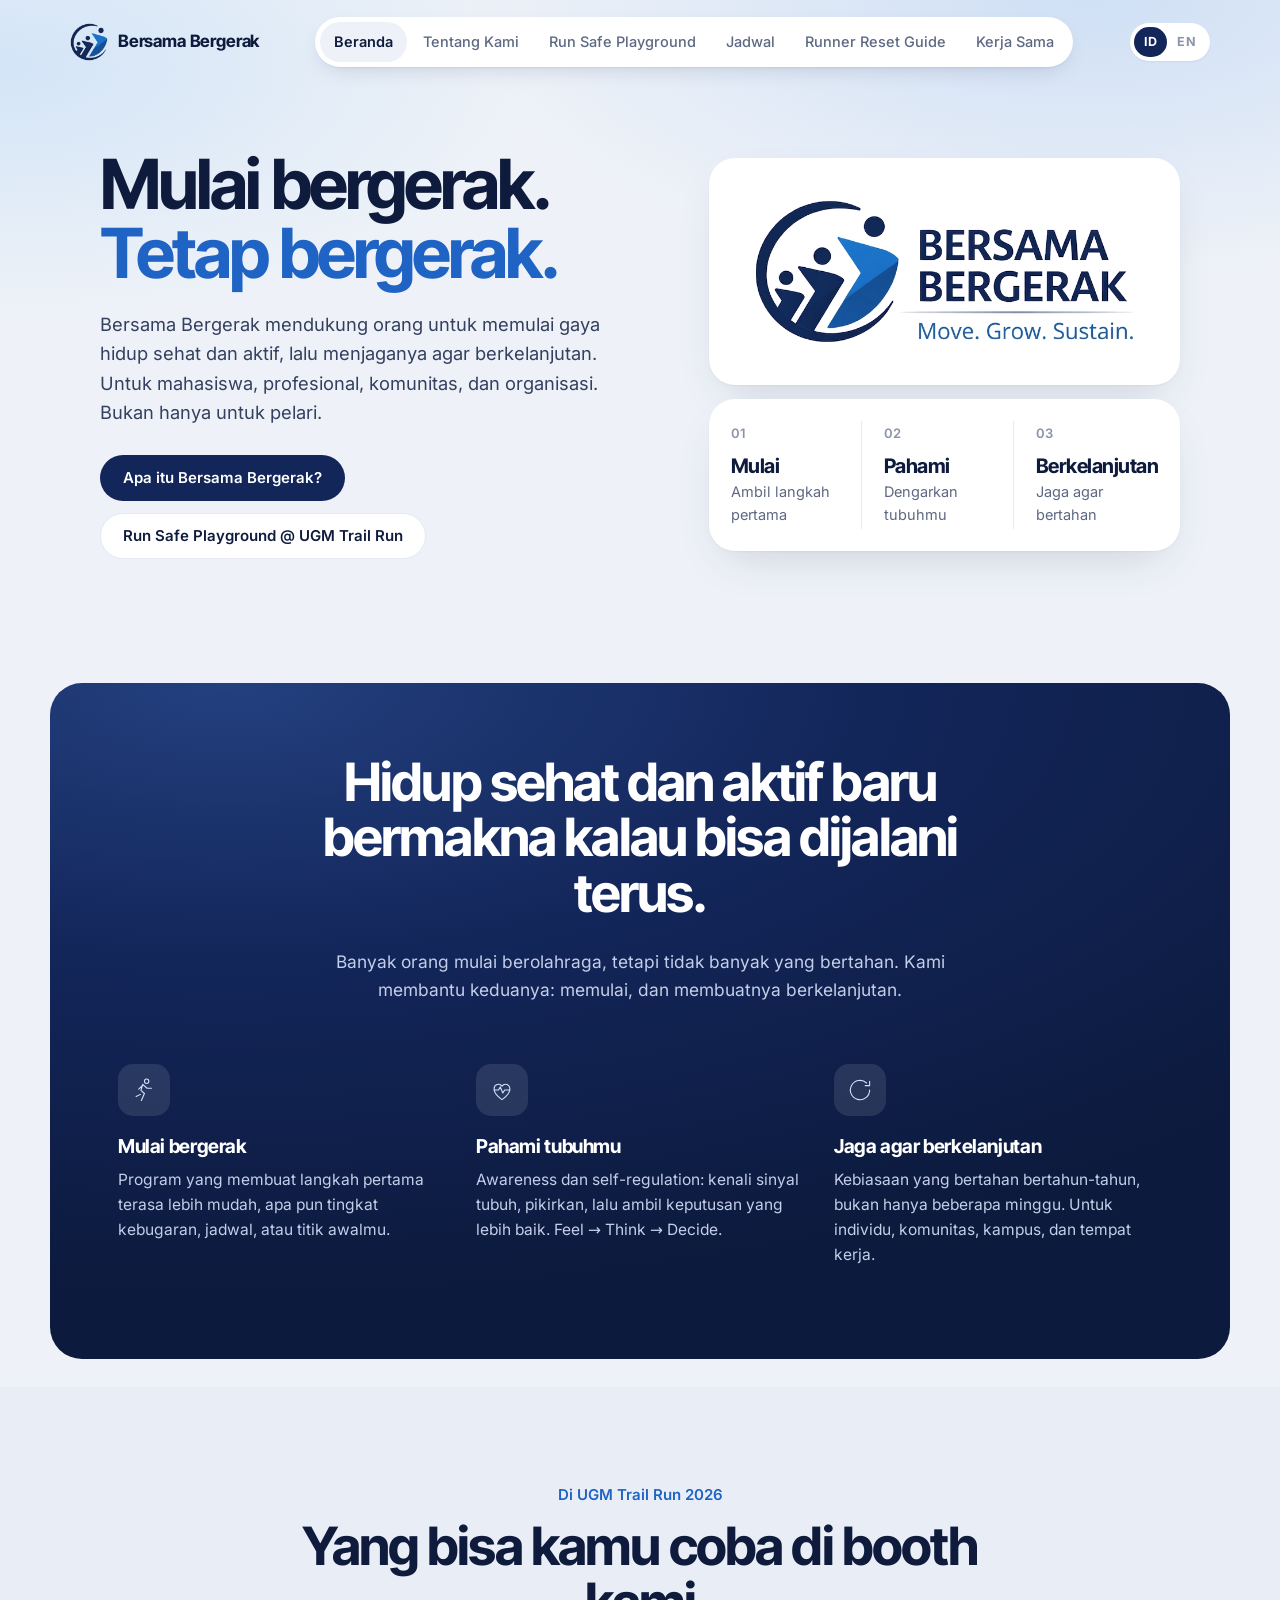
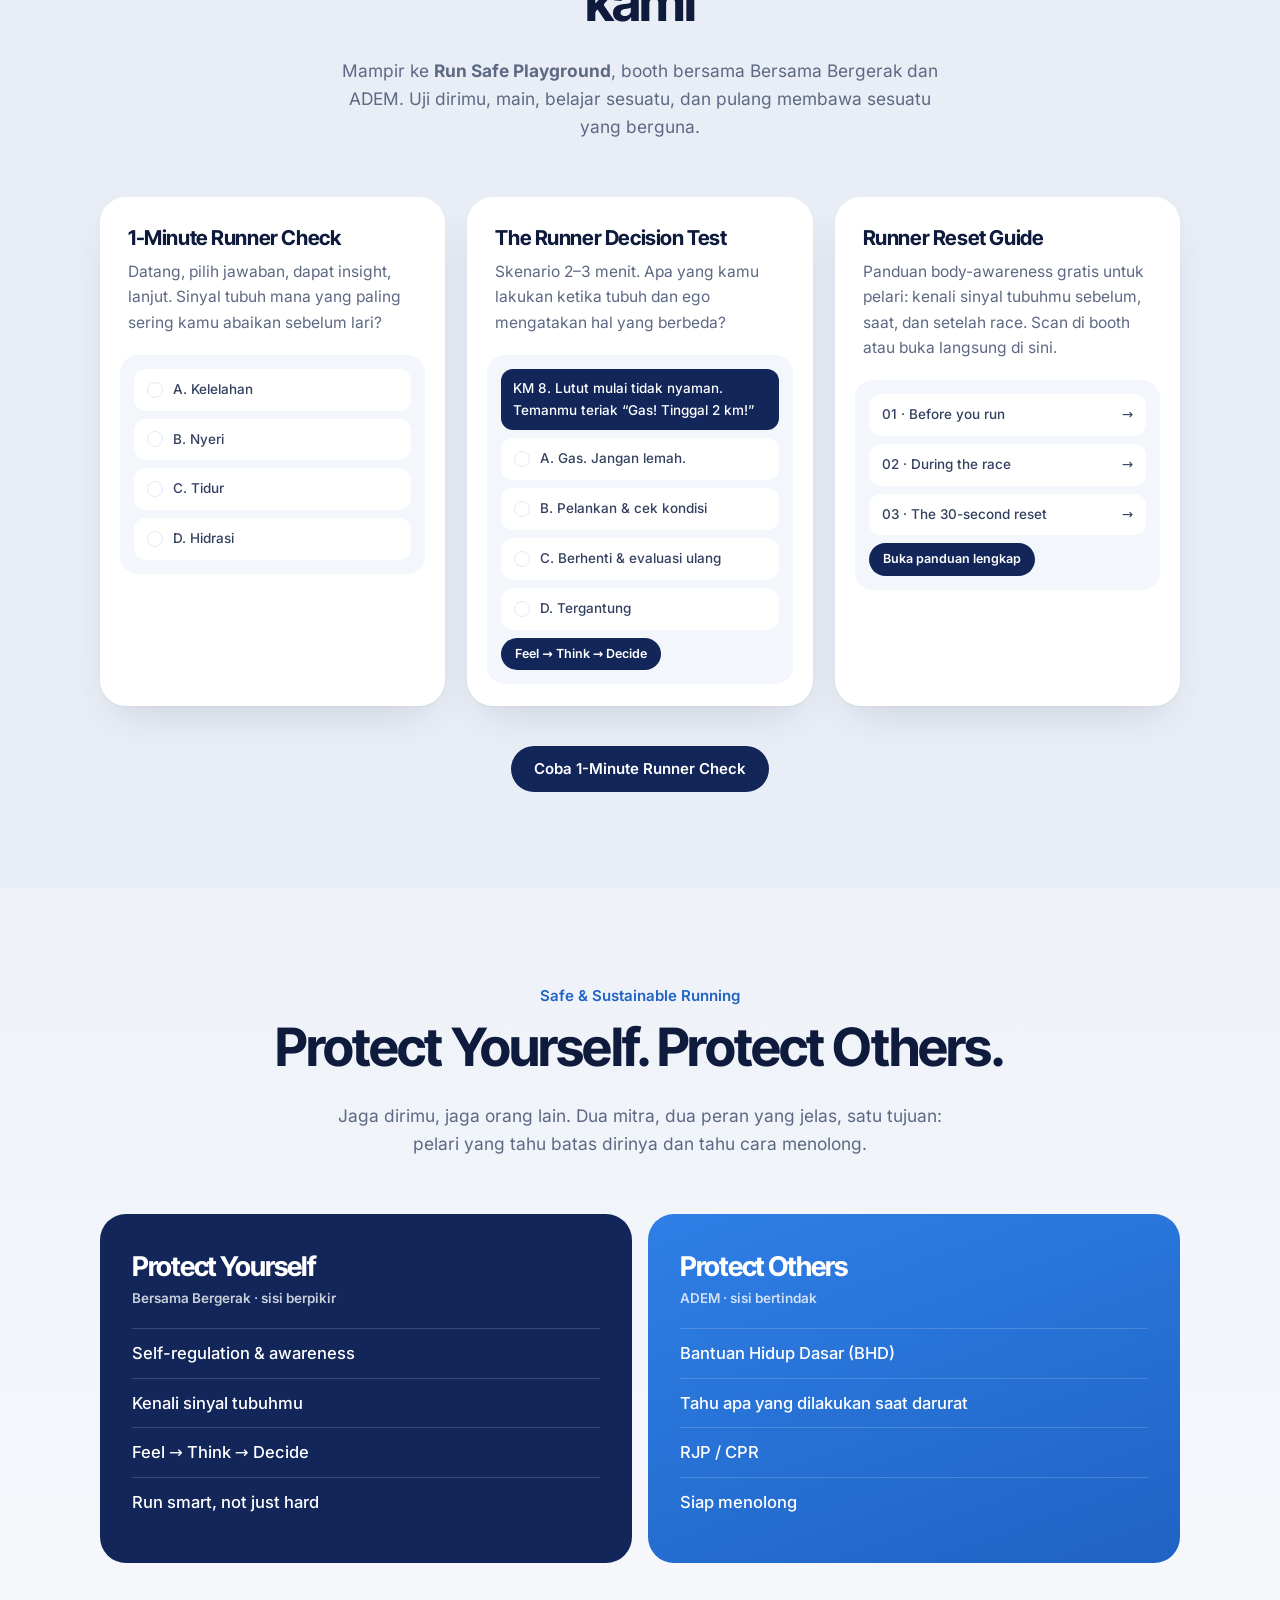
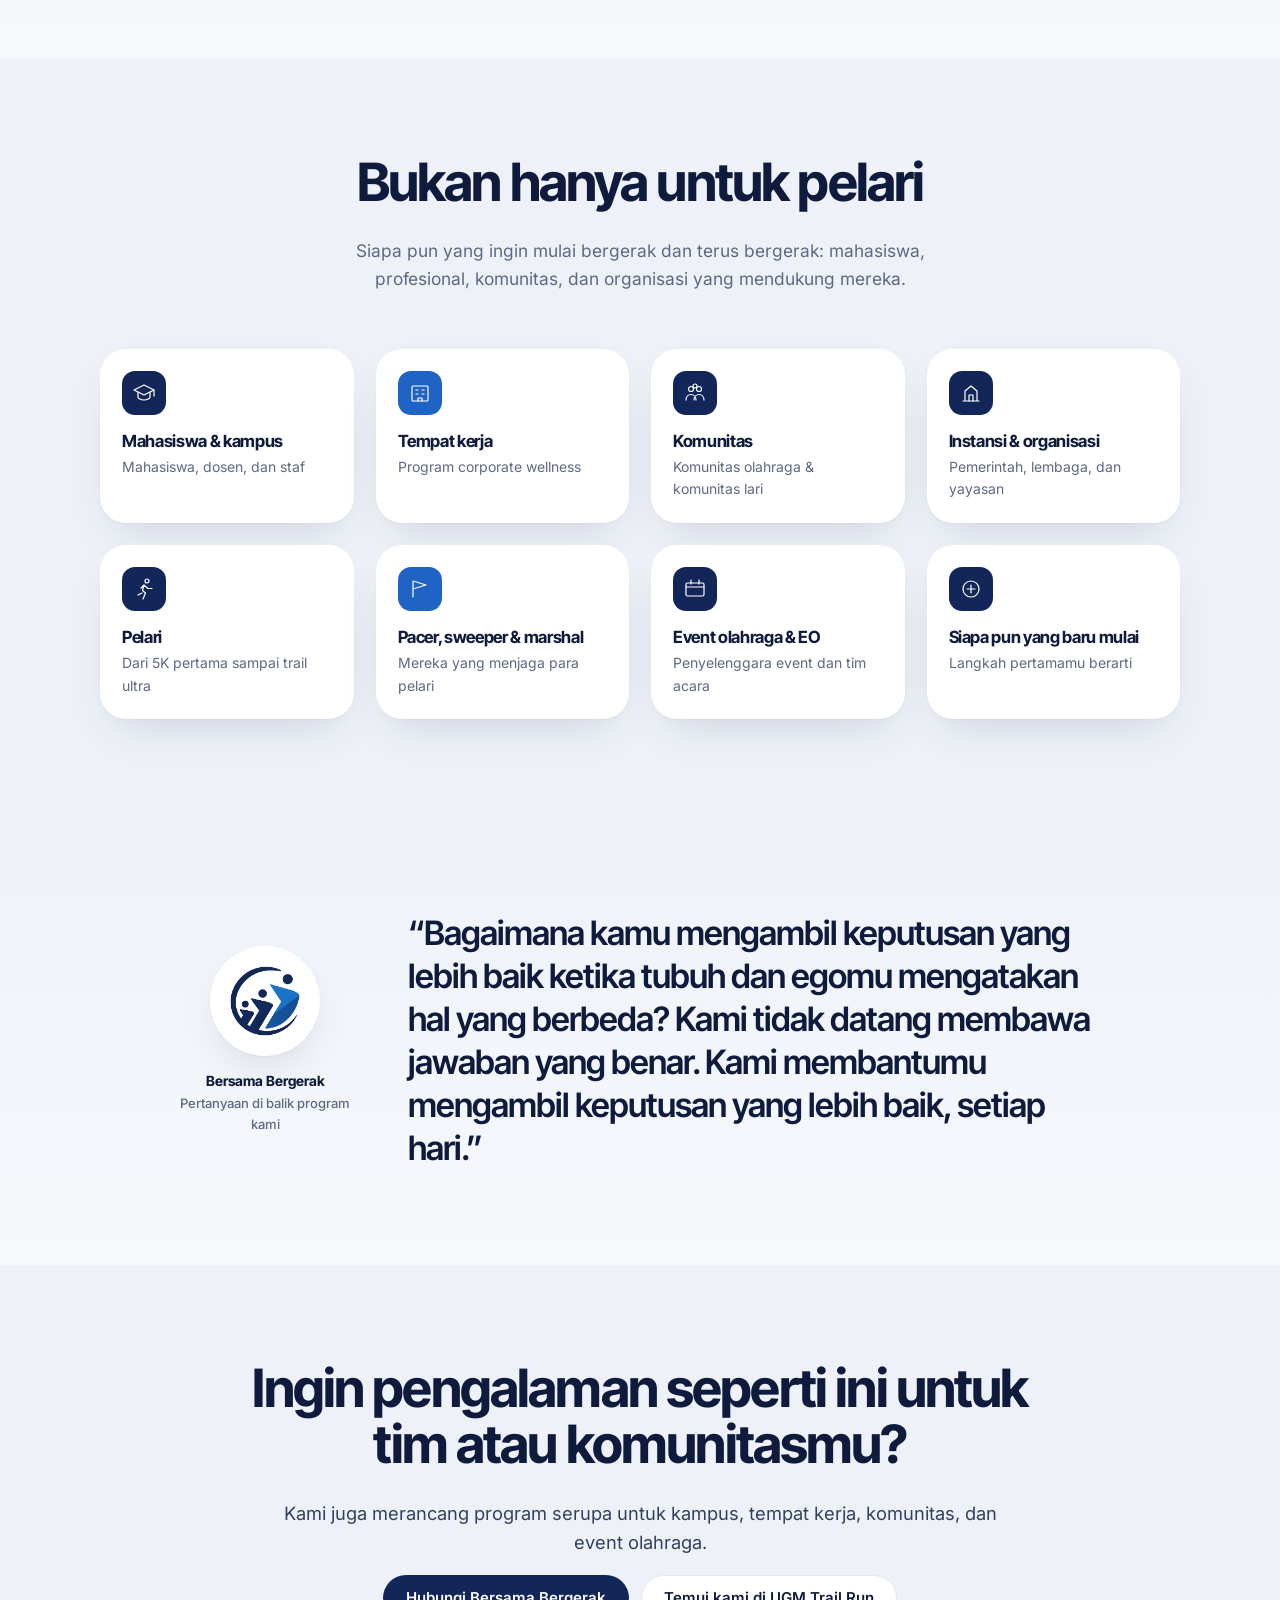
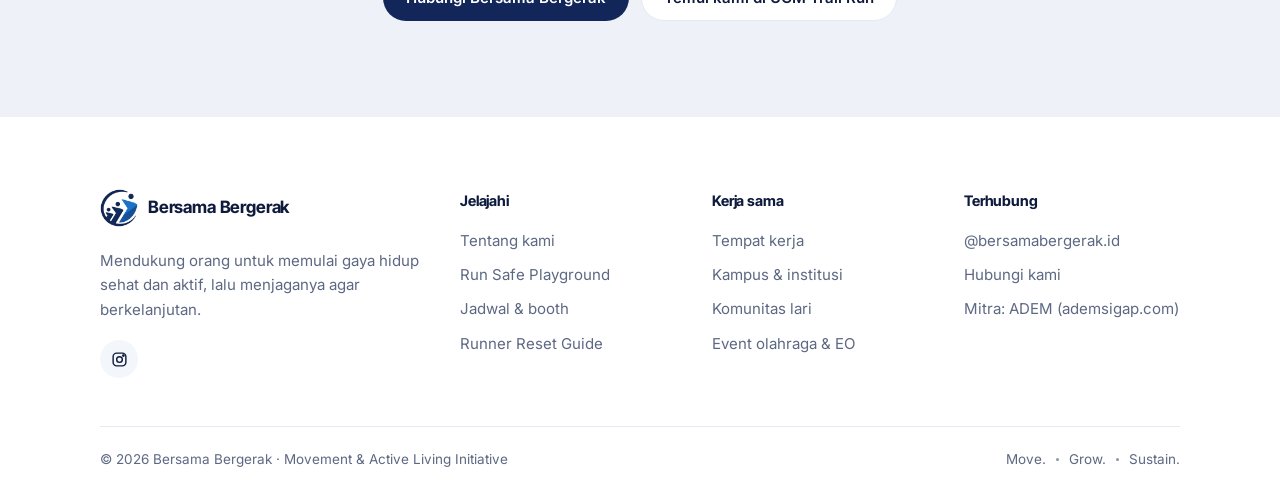
<file: index.html>
<!doctype html>
<html lang="id">
<head>
  <meta charset="utf-8">
  <meta name="viewport" content="width=device-width, initial-scale=1">
  <title>Bersama Bergerak</title>
  <meta name="description" content="Bersama Bergerak mendukung orang untuk memulai gaya hidup sehat dan aktif, lalu menjaganya agar berkelanjutan. Temui kami di Run Safe Playground, UGM Trail Run 2026.">
  <link rel="alternate" hreflang="id" href="index.html">
  <link rel="alternate" hreflang="en" href="en/index.html">
  <meta property="og:title" content="Bersama Bergerak">
  <meta property="og:description" content="Bersama Bergerak mendukung orang untuk memulai gaya hidup sehat dan aktif, lalu menjaganya agar berkelanjutan. Temui kami di Run Safe Playground, UGM Trail Run 2026.">
  <meta property="og:image" content="assets/img/bersama-bergerak-logo.jpg">
  <meta property="og:locale" content="id_ID">
  <meta name="theme-color" content="#eef2f8">
  <link rel="icon" href="assets/img/logo-mark.png" type="image/png">
  <link rel="preload" href="assets/fonts/inter-tight-normal-latin-7.woff2" as="font" type="font/woff2" crossorigin>
  <link rel="stylesheet" href="assets/css/fonts.css">
  <link rel="stylesheet" href="assets/css/style.css">
</head>
<body>
  <a class="skip-link" href="#main">Langsung ke konten</a>

  <header class="site-header">
    <div class="wrap">
      <a class="brand" href="index.html" aria-label="Bersama Bergerak — beranda">
        <img src="assets/img/logo-mark.png" alt="" width="38" height="38">
        <span class="brand-name">Bersama Bergerak</span>
      </a>
      <nav class="nav" id="site-nav" aria-label="Main">
        <a href="index.html" aria-current="page">Beranda</a>
        <a href="about.html">Tentang Kami</a>
        <a href="run-safe-playground.html">Run Safe Playground</a>
        <a href="schedule.html">Jadwal</a>
        <a href="runner-reset-guide.html">Runner Reset Guide</a>
        <a href="work-with-us.html">Kerja Sama</a>
      </nav>
      <div class="header-actions">
        <a class="lang-switch" href="en/index.html" hreflang="en" lang="en" aria-label="English">
          <span class="on">ID</span><span>EN</span>
        </a>
        <button class="nav-toggle" aria-expanded="false" aria-controls="site-nav" aria-label="Buka menu">
          <svg width="20" height="20" viewBox="0 0 24 24" fill="none" stroke="currentColor" stroke-width="2.2" stroke-linecap="round"><path d="M4 7h16M4 12h16M4 17h16"/></svg>
        </button>
      </div>
    </div>
  </header>

  <main id="main">
    <!-- HERO -->
    <section class="hero">
      <div class="wrap">
        <div>
          <h1>Mulai bergerak. <span>Tetap bergerak.</span></h1>
          <p class="lead">Bersama Bergerak mendukung orang untuk memulai gaya hidup sehat dan aktif, lalu menjaganya agar berkelanjutan. Untuk mahasiswa, profesional, komunitas, dan organisasi. Bukan hanya untuk pelari.</p>
          <div class="btn-row">
            <a class="btn" href="about.html">Apa itu Bersama Bergerak?</a>
            <a class="btn btn-ghost" href="run-safe-playground.html">Run Safe Playground @ UGM Trail Run</a>
          </div>
        </div>
        <div class="collage">
          <div class="tile tile-logo"><img src="assets/img/logo.png" alt="Bersama Bergerak — Move. Grow. Sustain."></div>
          <div class="trio">
            <div><span class="num">01</span><strong>Mulai</strong><span>Ambil langkah pertama</span></div>
            <div><span class="num">02</span><strong>Pahami</strong><span>Dengarkan tubuhmu</span></div>
            <div><span class="num">03</span><strong>Berkelanjutan</strong><span>Jaga agar bertahan</span></div>
          </div>
        </div>
      </div>
    </section>

    <!-- WHAT WE DO -->
    <section class="section-navy">
      <div class="wrap">
        <div class="section-head">
          <h2>Hidup sehat dan aktif baru bermakna kalau bisa dijalani terus.</h2>
          <p>Banyak orang mulai berolahraga, tetapi tidak banyak yang bertahan. Kami membantu keduanya: memulai, dan membuatnya berkelanjutan.</p>
        </div>
        <div class="grid grid-3">
          <div class="pillar">
            <svg class="icon" viewBox="0 0 64 64" fill="none" stroke="currentColor" stroke-width="2.5" stroke-linecap="round" stroke-linejoin="round"><circle cx="38" cy="12" r="5"/><path d="M26 56l7-16-8-7 4-14 10 9h10M20 30l8-8M24 42l-10 5"/></svg>
            <h3>Mulai bergerak</h3>
            <p>Program yang membuat langkah pertama terasa lebih mudah, apa pun tingkat kebugaran, jadwal, atau titik awalmu.</p>
          </div>
          <div class="pillar">
            <svg class="icon" viewBox="0 0 64 64" fill="none" stroke="currentColor" stroke-width="2.5" stroke-linecap="round" stroke-linejoin="round"><path d="M32 54s-18-11-18-25a10 10 0 0 1 18-6 10 10 0 0 1 18 6c0 14-18 25-18 25z"/><path d="M14 32h10l4-7 6 14 4-7h12"/></svg>
            <h3>Pahami tubuhmu</h3>
            <p>Awareness dan self-regulation: kenali sinyal tubuh, pikirkan, lalu ambil keputusan yang lebih baik. Feel → Think → Decide.</p>
          </div>
          <div class="pillar">
            <svg class="icon" viewBox="0 0 64 64" fill="none" stroke="currentColor" stroke-width="2.5" stroke-linecap="round" stroke-linejoin="round"><path d="M54 32a22 22 0 1 1-7-16M54 12v10H44"/></svg>
            <h3>Jaga agar berkelanjutan</h3>
            <p>Kebiasaan yang bertahan bertahun-tahun, bukan hanya beberapa minggu. Untuk individu, komunitas, kampus, dan tempat kerja.</p>
          </div>
        </div>
      </div>
    </section>

    <!-- FEATURES -->
    <section class="section-sand">
      <div class="wrap">
        <div class="section-head">
          <span class="eyebrow">Di UGM Trail Run 2026</span>
          <h2>Yang bisa kamu coba di booth kami</h2>
          <p>Mampir ke <strong>Run Safe Playground</strong>, booth bersama Bersama Bergerak dan ADEM. Uji dirimu, main, belajar sesuatu, dan pulang membawa sesuatu yang berguna.</p>
        </div>
        <div class="grid grid-3">
          <article class="card feature-card">
            <div class="mock" data-quiz>
              <button type="button" class="mock-row" data-result="h-rc-a" aria-pressed="false"><span class="dot"></span>A. Kelelahan</button>
              <button type="button" class="mock-row" data-result="h-rc-b" aria-pressed="false"><span class="dot"></span>B. Nyeri</button>
              <button type="button" class="mock-row" data-result="h-rc-c" aria-pressed="false"><span class="dot"></span>C. Tidur</button>
              <button type="button" class="mock-row" data-result="h-rc-d" aria-pressed="false"><span class="dot"></span>D. Hidrasi</button>
              <div class="result mini-result" id="h-rc-a" tabindex="-1" hidden><p>“When the same pace suddenly feels very different, pay attention.” Sebelum start, cek dulu: energi terasa normal atau drop?</p><a href="runner-reset-guide.html#rr-1">Baca di Runner Reset Guide: 01 · Before you run →</a></div>
              <div class="result mini-result" id="h-rc-b" tabindex="-1" hidden><p>Nyeri yang mengubah cara berlari adalah <strong>yellow signal</strong>: Slow down → Check → Decide.</p><a href="runner-reset-guide.html#rr-2">Baca di Runner Reset Guide: 02 · During the race →</a></div>
              <div class="result mini-result" id="h-rc-c" tabindex="-1" hidden><p>Tidur cukup atau kurang? Luangkan 2–3 menit untuk cek kondisi tubuh dan pikiranmu sebelum start.</p><a href="runner-reset-guide.html#rr-1">Baca di Runner Reset Guide: 01 · Before you run →</a></div>
              <div class="result mini-result" id="h-rc-d" tabindex="-1" hidden><p>Sudah makan &amp; minum dengan cukup untuk kondisi race hari ini? Fluid dan fuel ikut memengaruhi respons tubuhmu.</p><a href="runner-reset-guide.html#rr-8">Baca di Runner Reset Guide: 08 · Trail/race-specific →</a></div>
            </div>
            <div class="body">
              <h3>1-Minute Runner Check</h3>
              <p>Datang, pilih jawaban, dapat insight, lanjut. Sinyal tubuh mana yang paling sering kamu abaikan sebelum lari?</p>
            </div>
          </article>
          <article class="card feature-card">
            <div class="mock" data-quiz>
              <div class="mock-row dark">KM 8. Lutut mulai tidak nyaman. Temanmu teriak “Gas! Tinggal 2 km!”</div>
              <button type="button" class="mock-row" data-result="h-dt-a" aria-pressed="false"><span class="dot"></span>A. Gas. Jangan lemah.</button>
              <button type="button" class="mock-row" data-result="h-dt-b" aria-pressed="false"><span class="dot"></span>B. Pelankan &amp; cek kondisi</button>
              <button type="button" class="mock-row" data-result="h-dt-c" aria-pressed="false"><span class="dot"></span>C. Berhenti &amp; evaluasi ulang</button>
              <button type="button" class="mock-row" data-result="h-dt-d" aria-pressed="false"><span class="dot"></span>D. Tergantung</button>
              <div class="result mini-result" id="h-dt-a" tabindex="-1" hidden><p>Siapa yang memutuskan: lututmu, targetmu, atau egomu? Push boleh, asal itu pilihan, bukan refleks.</p><a href="runner-reset-guide.html#decision-test">Lihat penjelasan lengkap →</a></div>
              <div class="result mini-result" id="h-dt-b" tabindex="-1" hidden><p>Kamu memberi dirimu waktu untuk mengumpulkan informasi sebelum memutuskan. Itulah self-regulation.</p><a href="runner-reset-guide.html#decision-test">Lihat penjelasan lengkap →</a></div>
              <div class="result mini-result" id="h-dt-c" tabindex="-1" hidden><p>Berhenti untuk mengecek bukan berarti menyerah. Itu cara memastikan kamu tetap bisa berlari bertahun-tahun.</p><a href="runner-reset-guide.html#decision-test">Lihat penjelasan lengkap →</a></div>
              <div class="result mini-result" id="h-dt-d" tabindex="-1" hidden><p>Tepat. “Tergantung” adalah awal keputusan yang baik, asal kamu benar-benar mengecek kondisimu.</p><a href="runner-reset-guide.html#decision-test">Lihat penjelasan lengkap →</a></div>
              <a class="mock-pill" href="runner-reset-guide.html#rr-5">Feel → Think → Decide</a>
            </div>
            <div class="body">
              <h3>The Runner Decision Test</h3>
              <p>Skenario 2–3 menit. Apa yang kamu lakukan ketika tubuh dan ego mengatakan hal yang berbeda?</p>
            </div>
          </article>
          <article class="card feature-card">
            <div class="mock">
              <a class="mock-row link" href="runner-reset-guide.html#rr-1">01 · Before you run<span aria-hidden="true">→</span></a>
              <a class="mock-row link" href="runner-reset-guide.html#rr-2">02 · During the race<span aria-hidden="true">→</span></a>
              <a class="mock-row link" href="runner-reset-guide.html#rr-3">03 · The 30-second reset<span aria-hidden="true">→</span></a>
              <a class="mock-pill" href="runner-reset-guide.html">Buka panduan lengkap</a>
            </div>
            <div class="body">
              <h3>Runner Reset Guide</h3>
              <p>Panduan body-awareness gratis untuk pelari: kenali sinyal tubuhmu sebelum, saat, dan setelah race. Scan di booth atau buka langsung di sini.</p>
            </div>
          </article>
        </div>
        <div class="center mt-3">
          <a class="btn" href="runner-reset-guide.html">Coba 1-Minute Runner Check</a>
        </div>
      </div>
    </section>

    <!-- PROTECT YOURSELF x PROTECT OTHERS -->
    <section class="section-tint">
      <div class="wrap">
        <div class="section-head">
          <span class="eyebrow">Safe &amp; Sustainable Running</span>
          <h2>Protect Yourself. Protect Others.</h2>
          <p>Jaga dirimu, jaga orang lain. Dua mitra, dua peran yang jelas, satu tujuan: pelari yang tahu batas dirinya dan tahu cara menolong.</p>
        </div>
        <div class="layers">
          <div class="layer layer-you">
            <h3>Protect Yourself</h3>
            <div class="by">Bersama Bergerak · sisi berpikir</div>
            <ul>
              <li>Self-regulation &amp; awareness</li>
              <li>Kenali sinyal tubuhmu</li>
              <li>Feel → Think → Decide</li>
              <li>Run smart, not just hard</li>
            </ul>
          </div>
          <div class="layer layer-others">
            <h3>Protect Others</h3>
            <div class="by">ADEM · sisi bertindak</div>
            <ul>
              <li>Bantuan Hidup Dasar (BHD)</li>
              <li>Tahu apa yang dilakukan saat darurat</li>
              <li>RJP / CPR</li>
              <li>Siap menolong</li>
            </ul>
          </div>
        </div>
      </div>
    </section>

    <!-- WHO IT'S FOR -->
    <section>
      <div class="wrap">
        <div class="section-head">
          <h2>Bukan hanya untuk pelari</h2>
          <p>Siapa pun yang ingin mulai bergerak dan terus bergerak: mahasiswa, profesional, komunitas, dan organisasi yang mendukung mereka.</p>
        </div>
        <div class="grid grid-4 grid-audience">
          <div class="audience">
            <div class="pic"><svg viewBox="0 0 48 48" fill="none" stroke="currentColor" stroke-width="2.4" stroke-linecap="round" stroke-linejoin="round"><path d="M4 18l20-10 20 10-20 10z"/><path d="M12 22v10c0 3 5 6 12 6s12-3 12-6V22M44 18v12"/></svg></div>
            <h3>Mahasiswa &amp; kampus</h3><p>Mahasiswa, dosen, dan staf</p>
          </div>
          <div class="audience">
            <div class="pic"><svg viewBox="0 0 48 48" fill="none" stroke="currentColor" stroke-width="2.4" stroke-linecap="round" stroke-linejoin="round"><rect x="8" y="10" width="32" height="30" rx="2"/><path d="M16 18h4M28 18h4M16 26h4M28 26h4M20 40v-6h8v6"/></svg></div>
            <h3>Tempat kerja</h3><p>Program corporate wellness</p>
          </div>
          <div class="audience">
            <div class="pic"><svg viewBox="0 0 48 48" fill="none" stroke="currentColor" stroke-width="2.4" stroke-linecap="round" stroke-linejoin="round"><circle cx="16" cy="16" r="5"/><circle cx="32" cy="16" r="5"/><circle cx="24" cy="10" r="4"/><path d="M6 38c0-6 4-11 10-11s10 5 10 11M22 38c0-6 4-11 10-11s10 5 10 11"/></svg></div>
            <h3>Komunitas</h3><p>Komunitas olahraga &amp; komunitas lari</p>
          </div>
          <div class="audience">
            <div class="pic"><svg viewBox="0 0 48 48" fill="none" stroke="currentColor" stroke-width="2.4" stroke-linecap="round" stroke-linejoin="round"><path d="M8 40h32M12 40V20l12-10 12 10v20"/><path d="M20 40V28h8v12"/></svg></div>
            <h3>Instansi &amp; organisasi</h3><p>Pemerintah, lembaga, dan yayasan</p>
          </div>
          <div class="audience">
            <div class="pic"><svg viewBox="0 0 48 48" fill="none" stroke="currentColor" stroke-width="2.4" stroke-linecap="round" stroke-linejoin="round"><circle cx="30" cy="8" r="4"/><path d="M22 44l5-12-6-5 3-11 8 7h8M18 22l6-6M20 32l-8 4"/></svg></div>
            <h3>Pelari</h3><p>Dari 5K pertama sampai trail ultra</p>
          </div>
          <div class="audience">
            <div class="pic"><svg viewBox="0 0 48 48" fill="none" stroke="currentColor" stroke-width="2.4" stroke-linecap="round" stroke-linejoin="round"><path d="M10 40V8l26 8-26 8"/></svg></div>
            <h3>Pacer, sweeper &amp; marshal</h3><p>Mereka yang menjaga para pelari</p>
          </div>
          <div class="audience">
            <div class="pic"><svg viewBox="0 0 48 48" fill="none" stroke="currentColor" stroke-width="2.4" stroke-linecap="round" stroke-linejoin="round"><rect x="6" y="12" width="36" height="26" rx="3"/><path d="M6 20h36M16 6v8M32 6v8"/></svg></div>
            <h3>Event olahraga &amp; EO</h3><p>Penyelenggara event dan tim acara</p>
          </div>
          <div class="audience">
            <div class="pic"><svg viewBox="0 0 48 48" fill="none" stroke="currentColor" stroke-width="2.4" stroke-linecap="round" stroke-linejoin="round"><circle cx="24" cy="24" r="16"/><path d="M24 16v16M16 24h16"/></svg></div>
            <h3>Siapa pun yang baru mulai</h3><p>Langkah pertamamu berarti</p>
          </div>
        </div>
      </div>
    </section>

    <!-- QUOTE -->
    <section class="quote-band section-tint">
      <div class="wrap">
        <div class="who">
          <div class="badge"><img src="assets/img/logo-mark.png" alt=""></div>
          Bersama Bergerak
          <span>Pertanyaan di balik program kami</span>
        </div>
        <blockquote>“Bagaimana kamu mengambil keputusan yang lebih baik ketika tubuh dan egomu mengatakan hal yang berbeda? Kami tidak datang membawa jawaban yang benar. Kami membantumu mengambil keputusan yang lebih baik, setiap hari.”</blockquote>
      </div>
    </section>

    <!-- CTA -->
    <section class="cta-band">
      <div class="wrap">
        <h2>Ingin pengalaman seperti ini untuk tim atau komunitasmu?</h2>
        <p class="lead maxw mx-auto">Kami juga merancang program serupa untuk kampus, tempat kerja, komunitas, dan event olahraga.</p>
        <div class="btn-row" style="justify-content:center">
          <a class="btn" href="work-with-us.html">Hubungi Bersama Bergerak</a>
          <a class="btn btn-ghost" href="schedule.html">Temui kami di UGM Trail Run</a>
        </div>
      </div>
    </section>
  </main>

  <footer class="site-footer">
    <div class="wrap">
      <div class="footer-grid">
        <div>
          <a class="brand" href="index.html" aria-label="Bersama Bergerak — beranda">
            <img src="assets/img/logo-mark.png" alt="" width="38" height="38">
            <span class="brand-name">Bersama Bergerak</span>
          </a>
          <p>Mendukung orang untuk memulai gaya hidup sehat dan aktif, lalu menjaganya agar berkelanjutan.</p>
          <div class="social">
            <a href="https://instagram.com/bersamabergerak.id" aria-label="Instagram @bersamabergerak.id" rel="noopener" target="_blank">
              <svg width="17" height="17" viewBox="0 0 24 24" fill="none" stroke="currentColor" stroke-width="2"><rect x="3" y="3" width="18" height="18" rx="5"/><circle cx="12" cy="12" r="4"/><circle cx="17.5" cy="6.5" r="1" fill="currentColor"/></svg>
            </a>
          </div>
        </div>
        <div>
          <h4>Jelajahi</h4>
          <ul>
            <li><a href="about.html">Tentang kami</a></li>
            <li><a href="run-safe-playground.html">Run Safe Playground</a></li>
            <li><a href="schedule.html">Jadwal &amp; booth</a></li>
            <li><a href="runner-reset-guide.html">Runner Reset Guide</a></li>
          </ul>
        </div>
        <div>
          <h4>Kerja sama</h4>
          <ul>
            <li><a href="work-with-us.html#audiences">Tempat kerja</a></li>
            <li><a href="work-with-us.html#audiences">Kampus &amp; institusi</a></li>
            <li><a href="work-with-us.html#audiences">Komunitas lari</a></li>
            <li><a href="work-with-us.html#audiences">Event olahraga &amp; EO</a></li>
          </ul>
        </div>
        <div>
          <h4>Terhubung</h4>
          <ul>
            <li><a href="https://instagram.com/bersamabergerak.id" target="_blank" rel="noopener">@bersamabergerak.id</a></li>
            <li><a href="work-with-us.html#talk">Hubungi kami</a></li>
            <li><a href="https://ademsigap.com" target="_blank" rel="noopener">Mitra: ADEM (ademsigap.com)</a></li>
          </ul>
        </div>
      </div>
      <div class="footer-bottom">
        <span>&copy; <span id="year">2026</span> Bersama Bergerak · Movement &amp; Active Living Initiative</span>
        <span class="dots">Move.<i></i>Grow.<i></i>Sustain.</span>
      </div>
    </div>
  </footer>

  <script src="assets/js/main.js"></script>
</body>
</html>
</file>
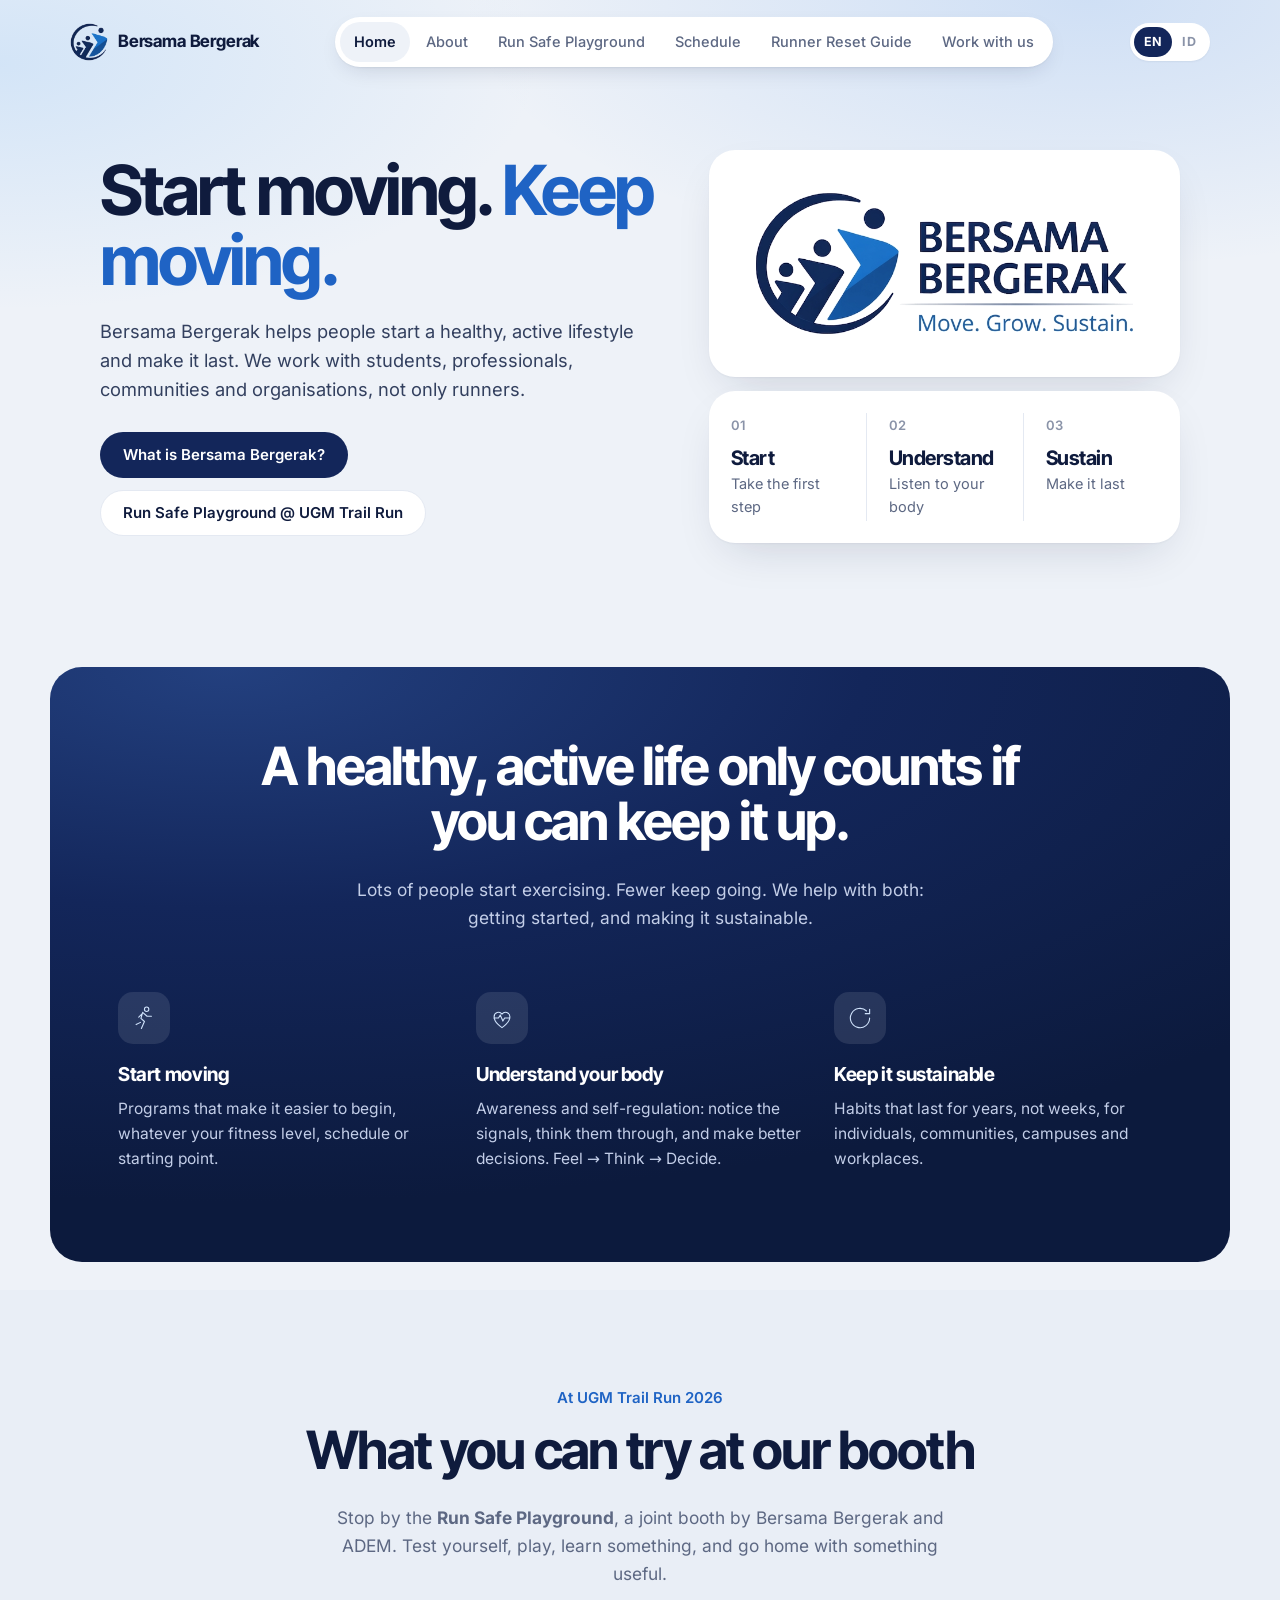
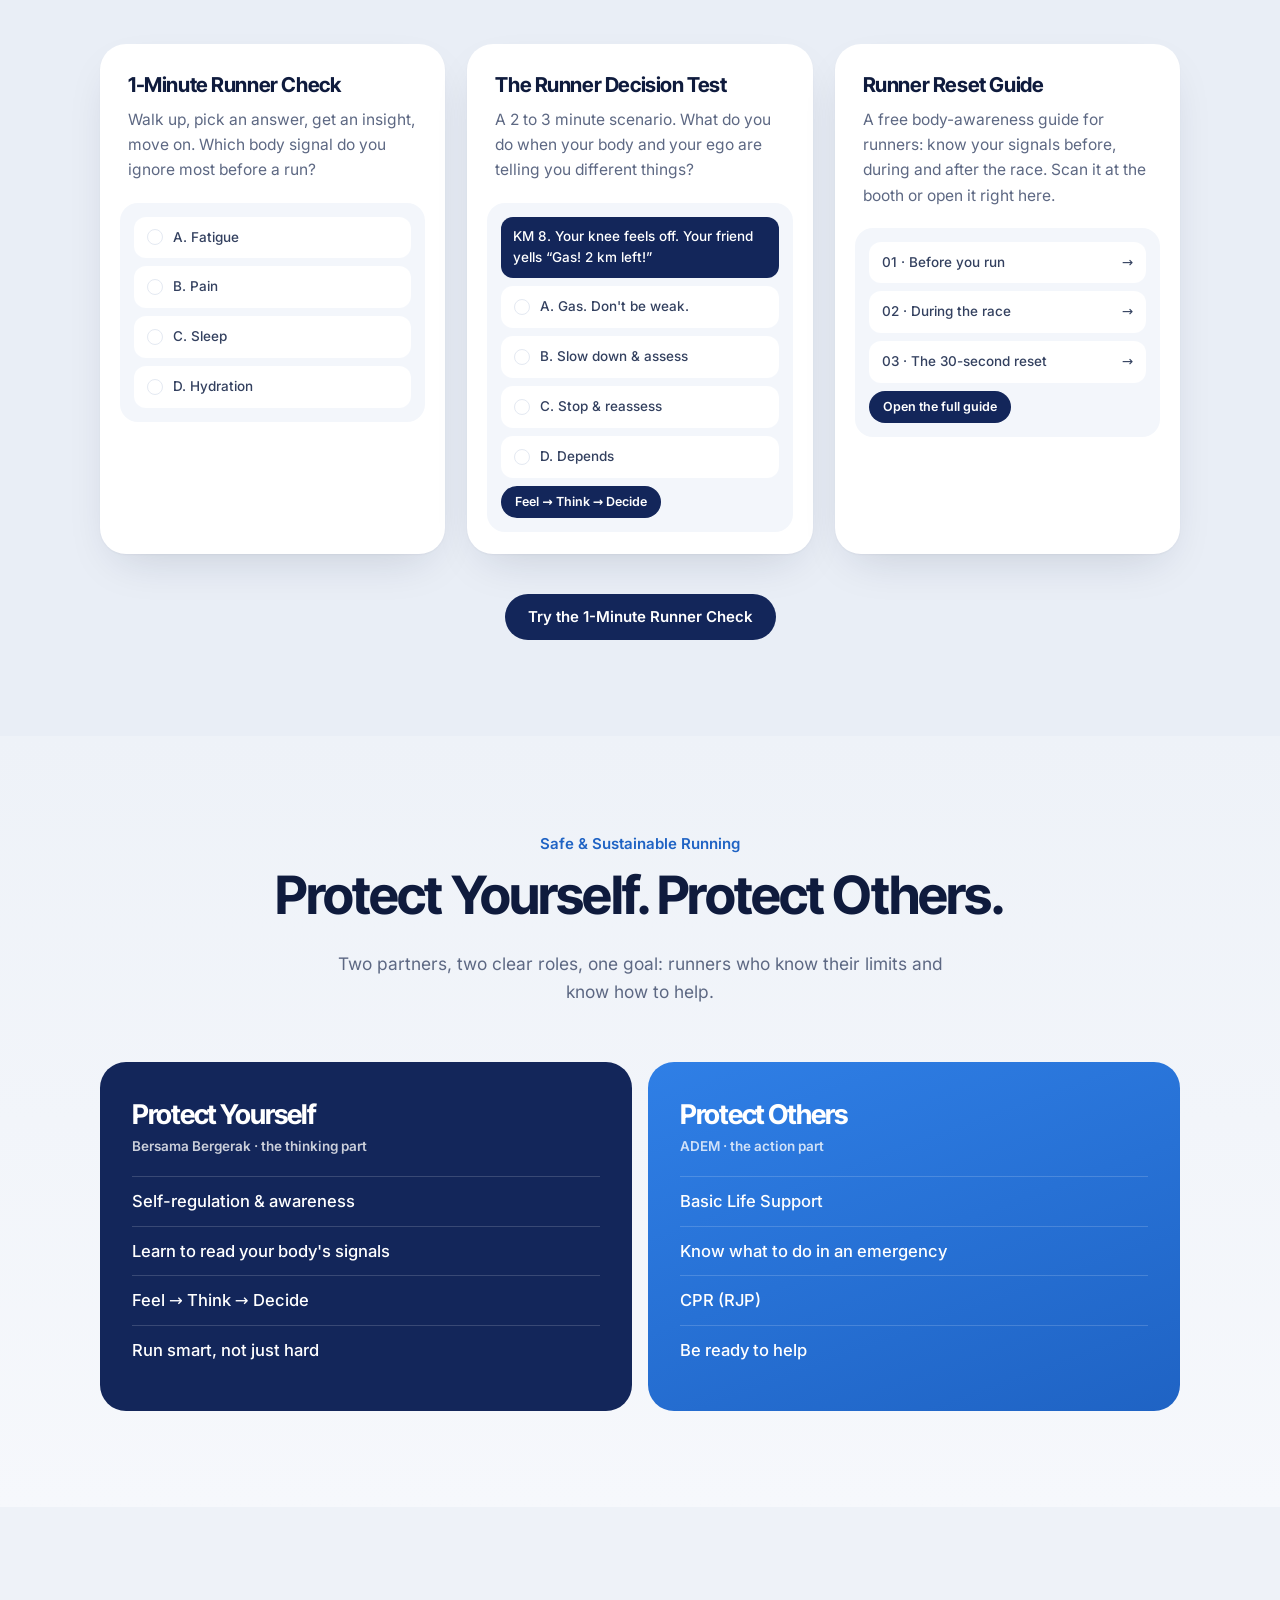
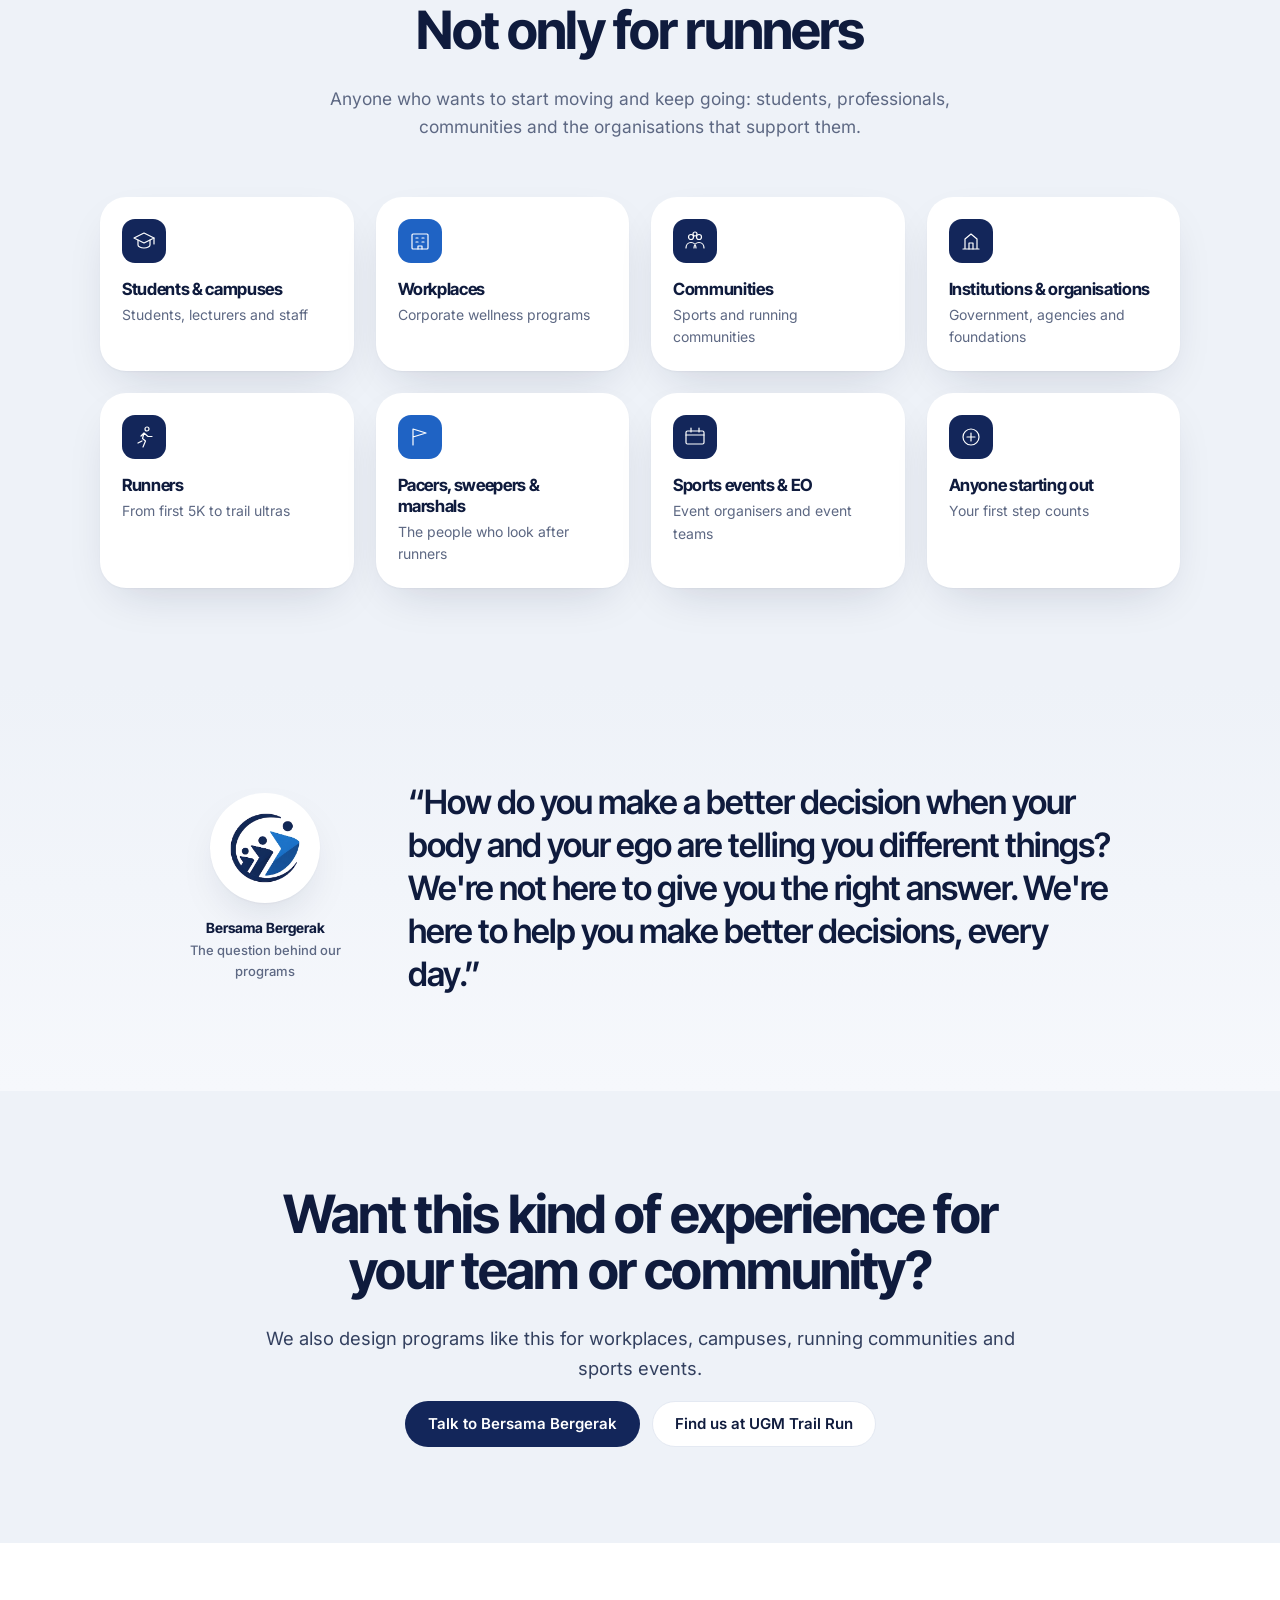
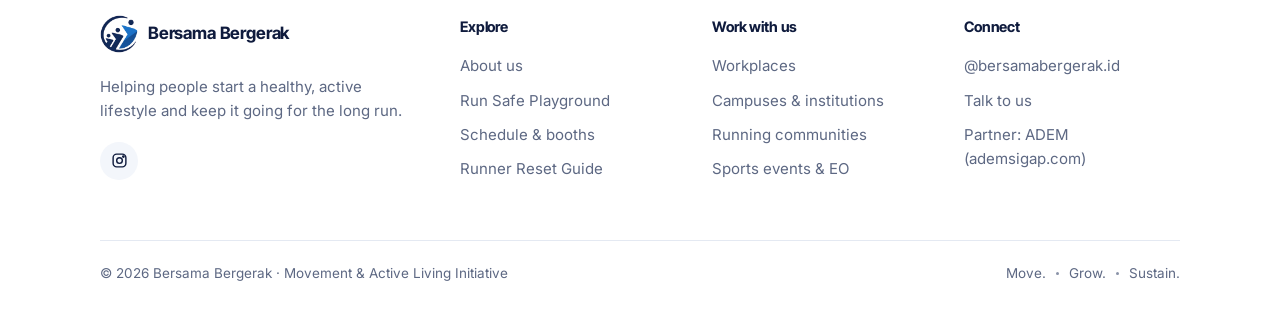
<file: en/index.html>
<!doctype html>
<html lang="en">
<head>
  <meta charset="utf-8">
  <meta name="viewport" content="width=device-width, initial-scale=1">
  <title>Bersama Bergerak</title>
  <meta name="description" content="Bersama Bergerak helps people start a healthy, active lifestyle and keep it sustainable. Meet us at the Run Safe Playground, UGM Trail Run 2026.">
  <link rel="alternate" hreflang="id" href="../index.html">
  <link rel="alternate" hreflang="en" href="index.html">
  <meta property="og:title" content="Bersama Bergerak">
  <meta property="og:description" content="Bersama Bergerak helps people start a healthy, active lifestyle and keep it sustainable. Meet us at the Run Safe Playground, UGM Trail Run 2026.">
  <meta property="og:image" content="../assets/img/bersama-bergerak-logo.jpg">
  <meta property="og:locale" content="en_US">
  <meta name="theme-color" content="#eef2f8">
  <link rel="icon" href="../assets/img/logo-mark.png" type="image/png">
  <link rel="preload" href="../assets/fonts/inter-tight-normal-latin-7.woff2" as="font" type="font/woff2" crossorigin>
  <link rel="stylesheet" href="../assets/css/fonts.css">
  <link rel="stylesheet" href="../assets/css/style.css">
</head>
<body>
  <a class="skip-link" href="#main">Skip to content</a>

  <header class="site-header">
    <div class="wrap">
      <a class="brand" href="index.html" aria-label="Bersama Bergerak — home">
        <img src="../assets/img/logo-mark.png" alt="" width="38" height="38">
        <span class="brand-name">Bersama Bergerak</span>
      </a>
      <nav class="nav" id="site-nav" aria-label="Main">
        <a href="index.html" aria-current="page">Home</a>
        <a href="about.html">About</a>
        <a href="run-safe-playground.html">Run Safe Playground</a>
        <a href="schedule.html">Schedule</a>
        <a href="runner-reset-guide.html">Runner Reset Guide</a>
        <a href="work-with-us.html">Work with us</a>
      </nav>
      <div class="header-actions">
        <a class="lang-switch" href="../index.html" hreflang="id" lang="id" aria-label="Bahasa Indonesia">
          <span class="on">EN</span><span>ID</span>
        </a>
        <button class="nav-toggle" aria-expanded="false" aria-controls="site-nav" aria-label="Open menu">
          <svg width="20" height="20" viewBox="0 0 24 24" fill="none" stroke="currentColor" stroke-width="2.2" stroke-linecap="round"><path d="M4 7h16M4 12h16M4 17h16"/></svg>
        </button>
      </div>
    </div>
  </header>

  <main id="main">
    <!-- HERO -->
    <section class="hero">
      <div class="wrap">
        <div>
          <h1>Start moving. <span>Keep moving.</span></h1>
          <p class="lead">Bersama Bergerak helps people start a healthy, active lifestyle and make it last. We work with students, professionals, communities and organisations, not only runners.</p>
          <div class="btn-row">
            <a class="btn" href="about.html">What is Bersama Bergerak?</a>
            <a class="btn btn-ghost" href="run-safe-playground.html">Run Safe Playground @ UGM Trail Run</a>
          </div>
        </div>
        <div class="collage">
          <div class="tile tile-logo"><img src="../assets/img/logo.png" alt="Bersama Bergerak — Move. Grow. Sustain."></div>
          <div class="trio">
            <div><span class="num">01</span><strong>Start</strong><span>Take the first step</span></div>
            <div><span class="num">02</span><strong>Understand</strong><span>Listen to your body</span></div>
            <div><span class="num">03</span><strong>Sustain</strong><span>Make it last</span></div>
          </div>
        </div>
      </div>
    </section>

    <!-- WHAT WE DO -->
    <section class="section-navy">
      <div class="wrap">
        <div class="section-head">
          <h2>A healthy, active life only counts if you can keep it up.</h2>
          <p>Lots of people start exercising. Fewer keep going. We help with both: getting started, and making it sustainable.</p>
        </div>
        <div class="grid grid-3">
          <div class="pillar">
            <svg class="icon" viewBox="0 0 64 64" fill="none" stroke="currentColor" stroke-width="2.5" stroke-linecap="round" stroke-linejoin="round"><circle cx="38" cy="12" r="5"/><path d="M26 56l7-16-8-7 4-14 10 9h10M20 30l8-8M24 42l-10 5"/></svg>
            <h3>Start moving</h3>
            <p>Programs that make it easier to begin, whatever your fitness level, schedule or starting point.</p>
          </div>
          <div class="pillar">
            <svg class="icon" viewBox="0 0 64 64" fill="none" stroke="currentColor" stroke-width="2.5" stroke-linecap="round" stroke-linejoin="round"><path d="M32 54s-18-11-18-25a10 10 0 0 1 18-6 10 10 0 0 1 18 6c0 14-18 25-18 25z"/><path d="M14 32h10l4-7 6 14 4-7h12"/></svg>
            <h3>Understand your body</h3>
            <p>Awareness and self-regulation: notice the signals, think them through, and make better decisions. Feel → Think → Decide.</p>
          </div>
          <div class="pillar">
            <svg class="icon" viewBox="0 0 64 64" fill="none" stroke="currentColor" stroke-width="2.5" stroke-linecap="round" stroke-linejoin="round"><path d="M54 32a22 22 0 1 1-7-16M54 12v10H44"/></svg>
            <h3>Keep it sustainable</h3>
            <p>Habits that last for years, not weeks, for individuals, communities, campuses and workplaces.</p>
          </div>
        </div>
      </div>
    </section>

    <!-- FEATURES -->
    <section class="section-sand">
      <div class="wrap">
        <div class="section-head">
          <span class="eyebrow">At UGM Trail Run 2026</span>
          <h2>What you can try at our booth</h2>
          <p>Stop by the <strong>Run Safe Playground</strong>, a joint booth by Bersama Bergerak and ADEM. Test yourself, play, learn something, and go home with something useful.</p>
        </div>
        <div class="grid grid-3">
          <article class="card feature-card">
            <div class="mock" data-quiz>
              <button type="button" class="mock-row" data-result="h-rc-a" aria-pressed="false"><span class="dot"></span>A. Fatigue</button>
              <button type="button" class="mock-row" data-result="h-rc-b" aria-pressed="false"><span class="dot"></span>B. Pain</button>
              <button type="button" class="mock-row" data-result="h-rc-c" aria-pressed="false"><span class="dot"></span>C. Sleep</button>
              <button type="button" class="mock-row" data-result="h-rc-d" aria-pressed="false"><span class="dot"></span>D. Hydration</button>
              <div class="result mini-result" id="h-rc-a" tabindex="-1" hidden><p>“When the same pace suddenly feels very different, pay attention.” Before the start, check: does your energy feel normal or low?</p><a href="runner-reset-guide.html#rr-1">Read it in the Runner Reset Guide: 01 · Before you run →</a></div>
              <div class="result mini-result" id="h-rc-b" tabindex="-1" hidden><p>Pain that changes the way you run is a <strong>yellow signal</strong>: Slow down → Check → Decide.</p><a href="runner-reset-guide.html#rr-2">Read it in the Runner Reset Guide: 02 · During the race →</a></div>
              <div class="result mini-result" id="h-rc-c" tabindex="-1" hidden><p>Well rested or short on sleep? Take 2–3 minutes to check in with your body and mind before the start.</p><a href="runner-reset-guide.html#rr-1">Read it in the Runner Reset Guide: 01 · Before you run →</a></div>
              <div class="result mini-result" id="h-rc-d" tabindex="-1" hidden><p>Fed and hydrated enough for today's race conditions? Fluid and fuel shape how your body responds.</p><a href="runner-reset-guide.html#rr-8">Read it in the Runner Reset Guide: 08 · Trail/race-specific →</a></div>
            </div>
            <div class="body">
              <h3>1-Minute Runner Check</h3>
              <p>Walk up, pick an answer, get an insight, move on. Which body signal do you ignore most before a run?</p>
            </div>
          </article>
          <article class="card feature-card">
            <div class="mock" data-quiz>
              <div class="mock-row dark">KM 8. Your knee feels off. Your friend yells “Gas! 2 km left!”</div>
              <button type="button" class="mock-row" data-result="h-dt-a" aria-pressed="false"><span class="dot"></span>A. Gas. Don't be weak.</button>
              <button type="button" class="mock-row" data-result="h-dt-b" aria-pressed="false"><span class="dot"></span>B. Slow down &amp; assess</button>
              <button type="button" class="mock-row" data-result="h-dt-c" aria-pressed="false"><span class="dot"></span>C. Stop &amp; reassess</button>
              <button type="button" class="mock-row" data-result="h-dt-d" aria-pressed="false"><span class="dot"></span>D. Depends</button>
              <div class="result mini-result" id="h-dt-a" tabindex="-1" hidden><p>Who made that call: your knee, your goal or your ego? Pushing can be fine when it's a choice, not a reflex.</p><a href="runner-reset-guide.html#decision-test">See the full explanation →</a></div>
              <div class="result mini-result" id="h-dt-b" tabindex="-1" hidden><p>You gave yourself time to gather information before committing. That's self-regulation.</p><a href="runner-reset-guide.html#decision-test">See the full explanation →</a></div>
              <div class="result mini-result" id="h-dt-c" tabindex="-1" hidden><p>Stopping to check isn't quitting. It's how you keep running for years.</p><a href="runner-reset-guide.html#decision-test">See the full explanation →</a></div>
              <div class="result mini-result" id="h-dt-d" tabindex="-1" hidden><p>Exactly. “It depends” is the start of a good decision, as long as you actually check.</p><a href="runner-reset-guide.html#decision-test">See the full explanation →</a></div>
              <a class="mock-pill" href="runner-reset-guide.html#rr-5">Feel → Think → Decide</a>
            </div>
            <div class="body">
              <h3>The Runner Decision Test</h3>
              <p>A 2 to 3 minute scenario. What do you do when your body and your ego are telling you different things?</p>
            </div>
          </article>
          <article class="card feature-card">
            <div class="mock">
              <a class="mock-row link" href="runner-reset-guide.html#rr-1">01 · Before you run<span aria-hidden="true">→</span></a>
              <a class="mock-row link" href="runner-reset-guide.html#rr-2">02 · During the race<span aria-hidden="true">→</span></a>
              <a class="mock-row link" href="runner-reset-guide.html#rr-3">03 · The 30-second reset<span aria-hidden="true">→</span></a>
              <a class="mock-pill" href="runner-reset-guide.html">Open the full guide</a>
            </div>
            <div class="body">
              <h3>Runner Reset Guide</h3>
              <p>A free body-awareness guide for runners: know your signals before, during and after the race. Scan it at the booth or open it right here.</p>
            </div>
          </article>
        </div>
        <div class="center mt-3">
          <a class="btn" href="runner-reset-guide.html">Try the 1-Minute Runner Check</a>
        </div>
      </div>
    </section>

    <!-- PROTECT YOURSELF x PROTECT OTHERS -->
    <section class="section-tint">
      <div class="wrap">
        <div class="section-head">
          <span class="eyebrow">Safe &amp; Sustainable Running</span>
          <h2>Protect Yourself. Protect Others.</h2>
          <p>Two partners, two clear roles, one goal: runners who know their limits and know how to help.</p>
        </div>
        <div class="layers">
          <div class="layer layer-you">
            <h3>Protect Yourself</h3>
            <div class="by">Bersama Bergerak · the thinking part</div>
            <ul>
              <li>Self-regulation &amp; awareness</li>
              <li>Learn to read your body's signals</li>
              <li>Feel → Think → Decide</li>
              <li>Run smart, not just hard</li>
            </ul>
          </div>
          <div class="layer layer-others">
            <h3>Protect Others</h3>
            <div class="by">ADEM · the action part</div>
            <ul>
              <li>Basic Life Support</li>
              <li>Know what to do in an emergency</li>
              <li>CPR (RJP)</li>
              <li>Be ready to help</li>
            </ul>
          </div>
        </div>
      </div>
    </section>

    <!-- WHO IT'S FOR -->
    <section>
      <div class="wrap">
        <div class="section-head">
          <h2>Not only for runners</h2>
          <p>Anyone who wants to start moving and keep going: students, professionals, communities and the organisations that support them.</p>
        </div>
        <div class="grid grid-4 grid-audience">
          <div class="audience">
            <div class="pic"><svg viewBox="0 0 48 48" fill="none" stroke="currentColor" stroke-width="2.4" stroke-linecap="round" stroke-linejoin="round"><path d="M4 18l20-10 20 10-20 10z"/><path d="M12 22v10c0 3 5 6 12 6s12-3 12-6V22M44 18v12"/></svg></div>
            <h3>Students &amp; campuses</h3><p>Students, lecturers and staff</p>
          </div>
          <div class="audience">
            <div class="pic"><svg viewBox="0 0 48 48" fill="none" stroke="currentColor" stroke-width="2.4" stroke-linecap="round" stroke-linejoin="round"><rect x="8" y="10" width="32" height="30" rx="2"/><path d="M16 18h4M28 18h4M16 26h4M28 26h4M20 40v-6h8v6"/></svg></div>
            <h3>Workplaces</h3><p>Corporate wellness programs</p>
          </div>
          <div class="audience">
            <div class="pic"><svg viewBox="0 0 48 48" fill="none" stroke="currentColor" stroke-width="2.4" stroke-linecap="round" stroke-linejoin="round"><circle cx="16" cy="16" r="5"/><circle cx="32" cy="16" r="5"/><circle cx="24" cy="10" r="4"/><path d="M6 38c0-6 4-11 10-11s10 5 10 11M22 38c0-6 4-11 10-11s10 5 10 11"/></svg></div>
            <h3>Communities</h3><p>Sports and running communities</p>
          </div>
          <div class="audience">
            <div class="pic"><svg viewBox="0 0 48 48" fill="none" stroke="currentColor" stroke-width="2.4" stroke-linecap="round" stroke-linejoin="round"><path d="M8 40h32M12 40V20l12-10 12 10v20"/><path d="M20 40V28h8v12"/></svg></div>
            <h3>Institutions &amp; organisations</h3><p>Government, agencies and foundations</p>
          </div>
          <div class="audience">
            <div class="pic"><svg viewBox="0 0 48 48" fill="none" stroke="currentColor" stroke-width="2.4" stroke-linecap="round" stroke-linejoin="round"><circle cx="30" cy="8" r="4"/><path d="M22 44l5-12-6-5 3-11 8 7h8M18 22l6-6M20 32l-8 4"/></svg></div>
            <h3>Runners</h3><p>From first 5K to trail ultras</p>
          </div>
          <div class="audience">
            <div class="pic"><svg viewBox="0 0 48 48" fill="none" stroke="currentColor" stroke-width="2.4" stroke-linecap="round" stroke-linejoin="round"><path d="M10 40V8l26 8-26 8"/></svg></div>
            <h3>Pacers, sweepers &amp; marshals</h3><p>The people who look after runners</p>
          </div>
          <div class="audience">
            <div class="pic"><svg viewBox="0 0 48 48" fill="none" stroke="currentColor" stroke-width="2.4" stroke-linecap="round" stroke-linejoin="round"><rect x="6" y="12" width="36" height="26" rx="3"/><path d="M6 20h36M16 6v8M32 6v8"/></svg></div>
            <h3>Sports events &amp; EO</h3><p>Event organisers and event teams</p>
          </div>
          <div class="audience">
            <div class="pic"><svg viewBox="0 0 48 48" fill="none" stroke="currentColor" stroke-width="2.4" stroke-linecap="round" stroke-linejoin="round"><circle cx="24" cy="24" r="16"/><path d="M24 16v16M16 24h16"/></svg></div>
            <h3>Anyone starting out</h3><p>Your first step counts</p>
          </div>
        </div>
      </div>
    </section>

    <!-- QUOTE -->
    <section class="quote-band section-tint">
      <div class="wrap">
        <div class="who">
          <div class="badge"><img src="../assets/img/logo-mark.png" alt=""></div>
          Bersama Bergerak
          <span>The question behind our programs</span>
        </div>
        <blockquote>“How do you make a better decision when your body and your ego are telling you different things? We're not here to give you the right answer. We're here to help you make better decisions, every day.”</blockquote>
      </div>
    </section>

    <!-- CTA -->
    <section class="cta-band">
      <div class="wrap">
        <h2>Want this kind of experience for your team or community?</h2>
        <p class="lead maxw mx-auto">We also design programs like this for workplaces, campuses, running communities and sports events.</p>
        <div class="btn-row" style="justify-content:center">
          <a class="btn" href="work-with-us.html">Talk to Bersama Bergerak</a>
          <a class="btn btn-ghost" href="schedule.html">Find us at UGM Trail Run</a>
        </div>
      </div>
    </section>
  </main>

  <footer class="site-footer">
    <div class="wrap">
      <div class="footer-grid">
        <div>
          <a class="brand" href="index.html" aria-label="Bersama Bergerak — home">
            <img src="../assets/img/logo-mark.png" alt="" width="38" height="38">
            <span class="brand-name">Bersama Bergerak</span>
          </a>
          <p>Helping people start a healthy, active lifestyle and keep it going for the long run.</p>
          <div class="social">
            <a href="https://instagram.com/bersamabergerak.id" aria-label="Instagram @bersamabergerak.id" rel="noopener" target="_blank">
              <svg width="17" height="17" viewBox="0 0 24 24" fill="none" stroke="currentColor" stroke-width="2"><rect x="3" y="3" width="18" height="18" rx="5"/><circle cx="12" cy="12" r="4"/><circle cx="17.5" cy="6.5" r="1" fill="currentColor"/></svg>
            </a>
          </div>
        </div>
        <div>
          <h4>Explore</h4>
          <ul>
            <li><a href="about.html">About us</a></li>
            <li><a href="run-safe-playground.html">Run Safe Playground</a></li>
            <li><a href="schedule.html">Schedule &amp; booths</a></li>
            <li><a href="runner-reset-guide.html">Runner Reset Guide</a></li>
          </ul>
        </div>
        <div>
          <h4>Work with us</h4>
          <ul>
            <li><a href="work-with-us.html#audiences">Workplaces</a></li>
            <li><a href="work-with-us.html#audiences">Campuses &amp; institutions</a></li>
            <li><a href="work-with-us.html#audiences">Running communities</a></li>
            <li><a href="work-with-us.html#audiences">Sports events &amp; EO</a></li>
          </ul>
        </div>
        <div>
          <h4>Connect</h4>
          <ul>
            <li><a href="https://instagram.com/bersamabergerak.id" target="_blank" rel="noopener">@bersamabergerak.id</a></li>
            <li><a href="work-with-us.html#talk">Talk to us</a></li>
            <li><a href="https://ademsigap.com" target="_blank" rel="noopener">Partner: ADEM (ademsigap.com)</a></li>
          </ul>
        </div>
      </div>
      <div class="footer-bottom">
        <span>&copy; <span id="year">2026</span> Bersama Bergerak · Movement &amp; Active Living Initiative</span>
        <span class="dots">Move.<i></i>Grow.<i></i>Sustain.</span>
      </div>
    </div>
  </footer>

  <script src="../assets/js/main.js"></script>
</body>
</html>
</file>
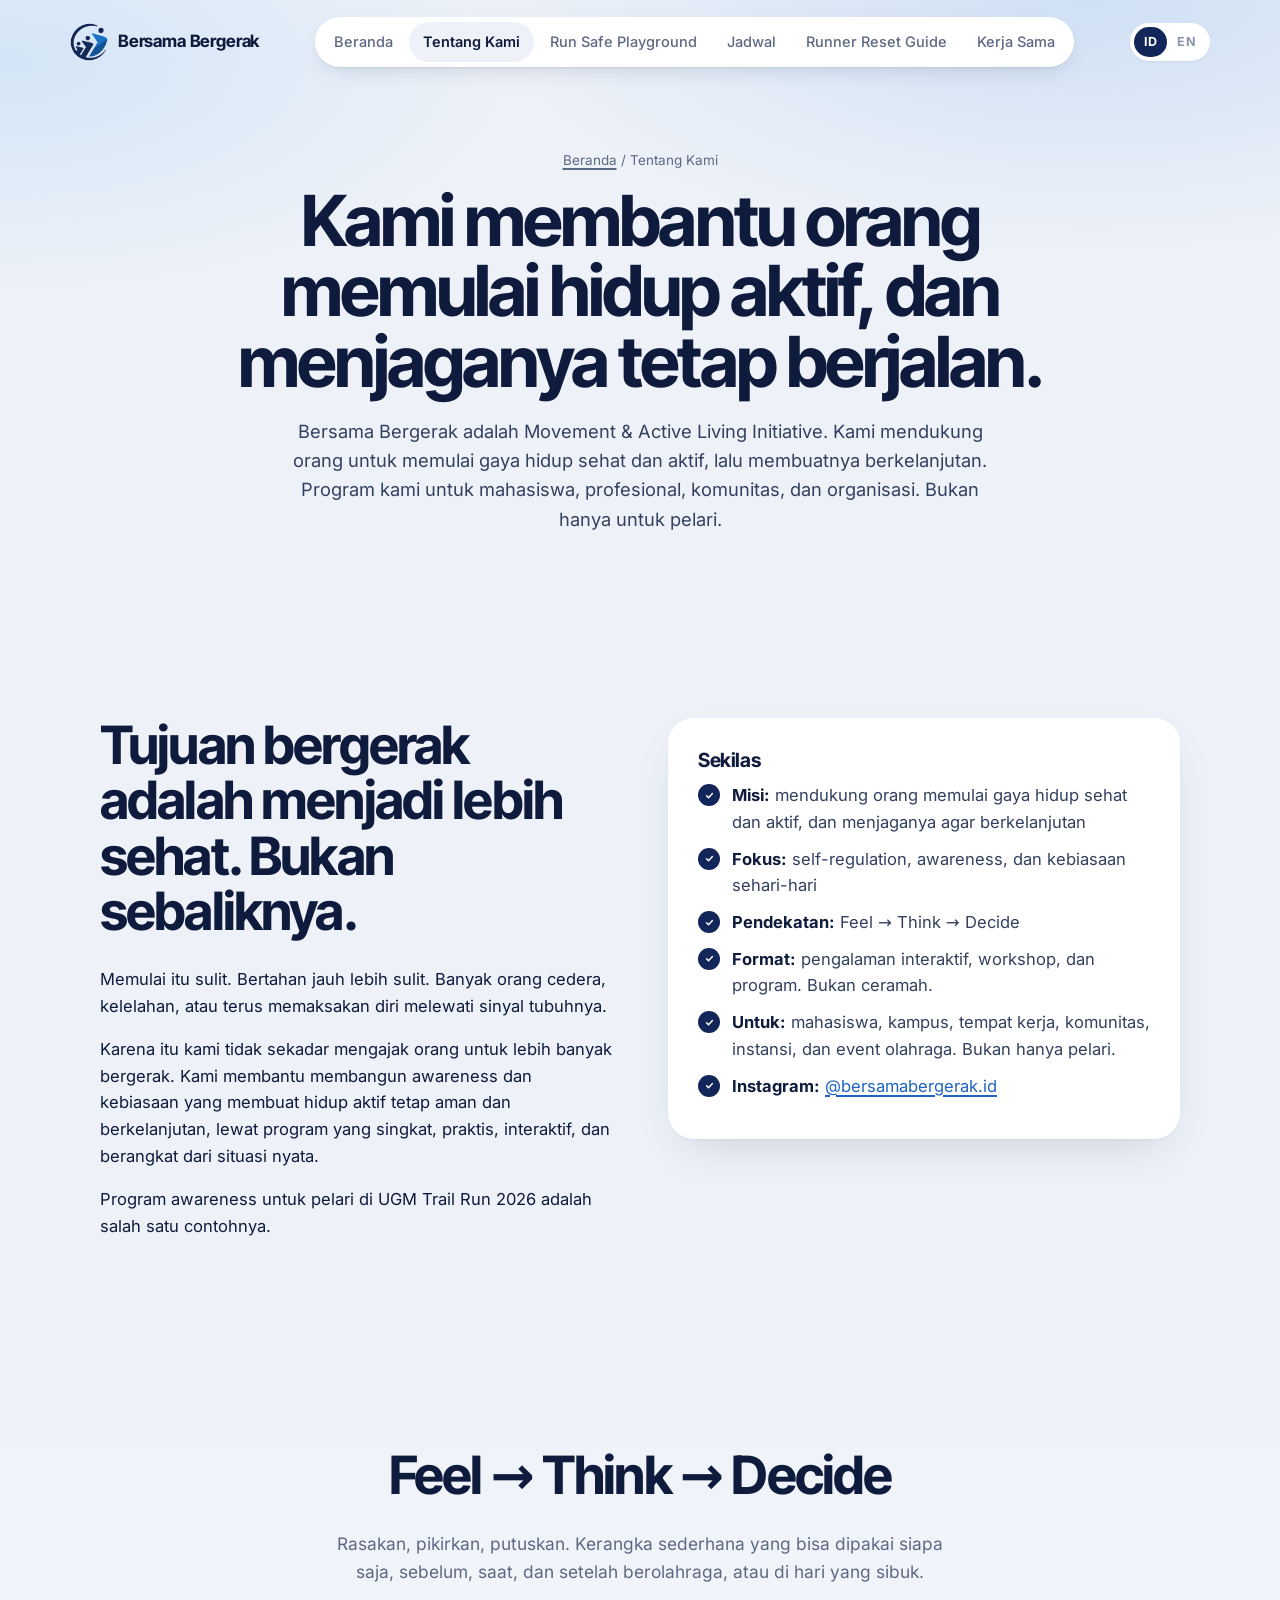
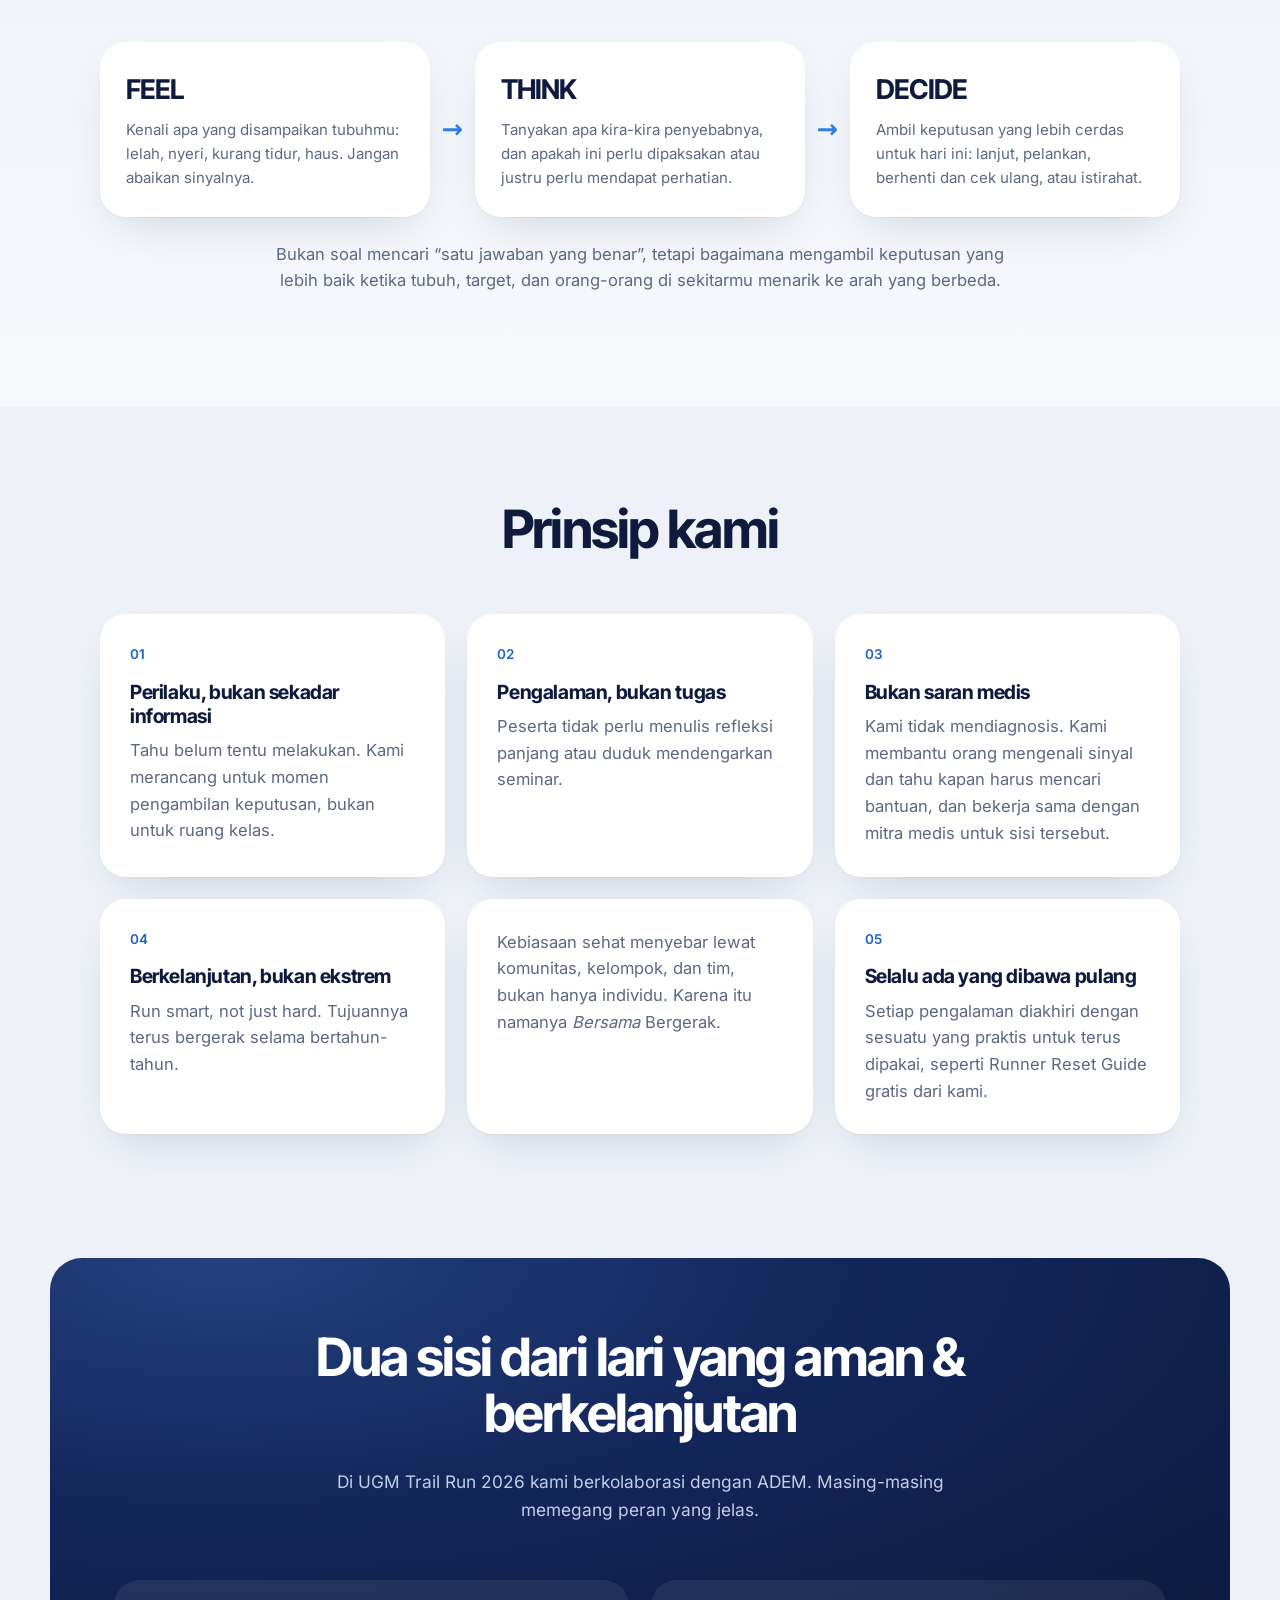
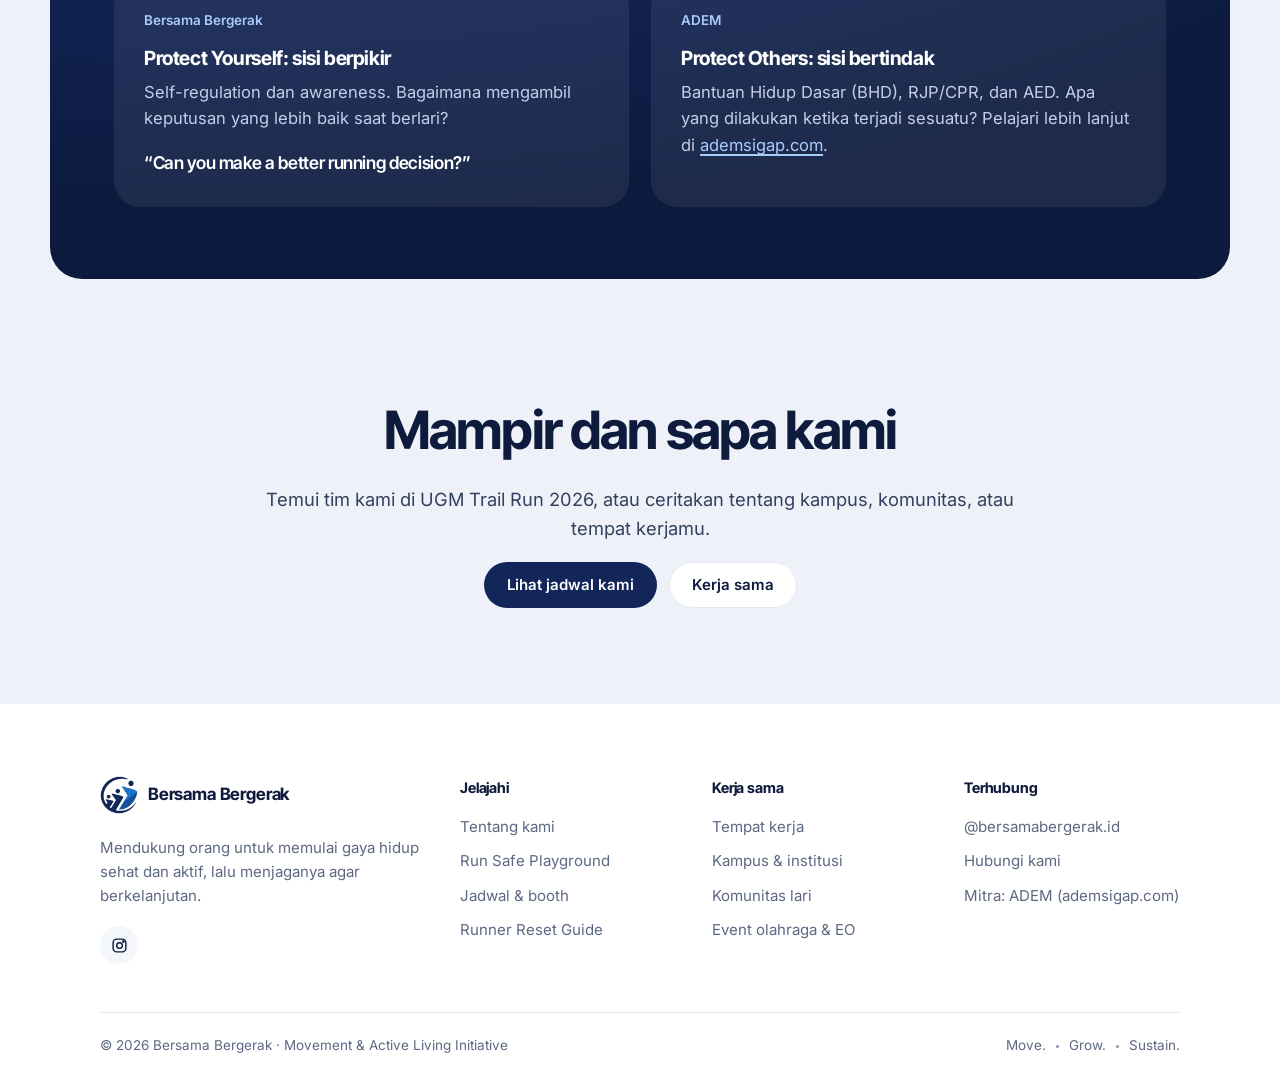
<file: about.html>
<!doctype html>
<html lang="id">
<head>
  <meta charset="utf-8">
  <meta name="viewport" content="width=device-width, initial-scale=1">
  <title>Tentang Kami · Bersama Bergerak</title>
  <meta name="description" content="Bersama Bergerak mendukung orang untuk memulai gaya hidup sehat dan aktif, lalu menjaganya agar berkelanjutan. Siapa kami, apa yang kami yakini, dan bagaimana kami bekerja.">
  <link rel="alternate" hreflang="id" href="about.html">
  <link rel="alternate" hreflang="en" href="en/about.html">
  <meta property="og:title" content="Tentang Kami · Bersama Bergerak">
  <meta property="og:description" content="Bersama Bergerak mendukung orang untuk memulai gaya hidup sehat dan aktif, lalu menjaganya agar berkelanjutan. Siapa kami, apa yang kami yakini, dan bagaimana kami bekerja.">
  <meta property="og:image" content="assets/img/bersama-bergerak-logo.jpg">
  <meta property="og:locale" content="id_ID">
  <meta name="theme-color" content="#eef2f8">
  <link rel="icon" href="assets/img/logo-mark.png" type="image/png">
  <link rel="preload" href="assets/fonts/inter-tight-normal-latin-7.woff2" as="font" type="font/woff2" crossorigin>
  <link rel="stylesheet" href="assets/css/fonts.css">
  <link rel="stylesheet" href="assets/css/style.css">
</head>
<body>
  <a class="skip-link" href="#main">Langsung ke konten</a>

  <header class="site-header">
    <div class="wrap">
      <a class="brand" href="index.html" aria-label="Bersama Bergerak — beranda">
        <img src="assets/img/logo-mark.png" alt="" width="38" height="38">
        <span class="brand-name">Bersama Bergerak</span>
      </a>
      <nav class="nav" id="site-nav" aria-label="Main">
        <a href="index.html">Beranda</a>
        <a href="about.html" aria-current="page">Tentang Kami</a>
        <a href="run-safe-playground.html">Run Safe Playground</a>
        <a href="schedule.html">Jadwal</a>
        <a href="runner-reset-guide.html">Runner Reset Guide</a>
        <a href="work-with-us.html">Kerja Sama</a>
      </nav>
      <div class="header-actions">
        <a class="lang-switch" href="en/about.html" hreflang="en" lang="en" aria-label="English">
          <span class="on">ID</span><span>EN</span>
        </a>
        <button class="nav-toggle" aria-expanded="false" aria-controls="site-nav" aria-label="Buka menu">
          <svg width="20" height="20" viewBox="0 0 24 24" fill="none" stroke="currentColor" stroke-width="2.2" stroke-linecap="round"><path d="M4 7h16M4 12h16M4 17h16"/></svg>
        </button>
      </div>
    </div>
  </header>

  <main id="main">
    <section class="page-hero">
      <div class="wrap">
        <div class="breadcrumb"><a href="index.html">Beranda</a> / Tentang Kami</div>
        <h1>Kami membantu orang memulai hidup aktif, dan menjaganya tetap berjalan.</h1>
        <p class="lead">Bersama Bergerak adalah Movement &amp; Active Living Initiative. Kami mendukung orang untuk memulai gaya hidup sehat dan aktif, lalu membuatnya berkelanjutan. Program kami untuk mahasiswa, profesional, komunitas, dan organisasi. Bukan hanya untuk pelari.</p>
      </div>
    </section>

    <section>
      <div class="wrap split top">
        <div>
          <h2>Tujuan bergerak adalah menjadi lebih sehat. Bukan sebaliknya.</h2>
          <p>Memulai itu sulit. Bertahan jauh lebih sulit. Banyak orang cedera, kelelahan, atau terus memaksakan diri melewati sinyal tubuhnya.</p>
          <p>Karena itu kami tidak sekadar mengajak orang untuk lebih banyak bergerak. Kami membantu membangun awareness dan kebiasaan yang membuat hidup aktif tetap aman dan berkelanjutan, lewat program yang singkat, praktis, interaktif, dan berangkat dari situasi nyata.</p>
          <p>Program awareness untuk pelari di UGM Trail Run 2026 adalah salah satu contohnya.</p>
        </div>
        <div class="card card-accent">
          <h3>Sekilas</h3>
          <ul class="check">
            <li><strong>Misi:</strong> mendukung orang memulai gaya hidup sehat dan aktif, dan menjaganya agar berkelanjutan</li>
            <li><strong>Fokus:</strong> self-regulation, awareness, dan kebiasaan sehari-hari</li>
            <li><strong>Pendekatan:</strong> Feel → Think → Decide</li>
            <li><strong>Format:</strong> pengalaman interaktif, workshop, dan program. Bukan ceramah.</li>
            <li><strong>Untuk:</strong> mahasiswa, kampus, tempat kerja, komunitas, instansi, dan event olahraga. Bukan hanya pelari.</li>
            <li><strong>Instagram:</strong> <a href="https://instagram.com/bersamabergerak.id" target="_blank" rel="noopener">@bersamabergerak.id</a></li>
          </ul>
        </div>
      </div>
    </section>

    <section class="section-tint">
      <div class="wrap">
        <div class="section-head">
          <h2>Feel → Think → Decide</h2>
          <p>Rasakan, pikirkan, putuskan. Kerangka sederhana yang bisa dipakai siapa saja, sebelum, saat, dan setelah berolahraga, atau di hari yang sibuk.</p>
        </div>
        <div class="ftd">
          <div class="step"><b>FEEL</b><p>Kenali apa yang disampaikan tubuhmu: lelah, nyeri, kurang tidur, haus. Jangan abaikan sinyalnya.</p></div>
          <div class="arrow" aria-hidden="true">→</div>
          <div class="step"><b>THINK</b><p>Tanyakan apa kira-kira penyebabnya, dan apakah ini perlu dipaksakan atau justru perlu mendapat perhatian.</p></div>
          <div class="arrow" aria-hidden="true">→</div>
          <div class="step"><b>DECIDE</b><p>Ambil keputusan yang lebih cerdas untuk hari ini: lanjut, pelankan, berhenti dan cek ulang, atau istirahat.</p></div>
        </div>
        <p class="center muted mt-2 maxw mx-auto">Bukan soal mencari “satu jawaban yang benar”, tetapi bagaimana mengambil keputusan yang lebih baik ketika tubuh, target, dan orang-orang di sekitarmu menarik ke arah yang berbeda.</p>
      </div>
    </section>

    <section>
      <div class="wrap">
        <div class="section-head">
          <h2>Prinsip kami</h2>
        </div>
        <div class="grid grid-3">
          <div class="card">
            <span class="tag">01</span>
            <h3>Perilaku, bukan sekadar informasi</h3>
            <p>Tahu belum tentu melakukan. Kami merancang untuk momen pengambilan keputusan, bukan untuk ruang kelas.</p>
          </div>
          <div class="card">
            <span class="tag">02</span>
            <h3>Pengalaman, bukan tugas</h3>
            <p>Peserta tidak perlu menulis refleksi panjang atau duduk mendengarkan seminar.</p>
          </div>
          <div class="card">
            <span class="tag">03</span>
            <h3>Bukan saran medis</h3>
            <p>Kami tidak mendiagnosis. Kami membantu orang mengenali sinyal dan tahu kapan harus mencari bantuan, dan bekerja sama dengan mitra medis untuk sisi tersebut.</p>
          </div>
          <div class="card">
            <span class="tag">04</span>
            <h3>Berkelanjutan, bukan ekstrem</h3>
            <p>Run smart, not just hard. Tujuannya terus bergerak selama bertahun-tahun.</p>
          </div>
          <div class="card">
            <p>Kebiasaan sehat menyebar lewat komunitas, kelompok, dan tim, bukan hanya individu. Karena itu namanya <em>Bersama</em> Bergerak.</p>
          </div>
          <div class="card">
            <span class="tag">05</span>
            <h3>Selalu ada yang dibawa pulang</h3>
            <p>Setiap pengalaman diakhiri dengan sesuatu yang praktis untuk terus dipakai, seperti Runner Reset Guide gratis dari kami.</p>
          </div>
        </div>
      </div>
    </section>

    <section class="section-navy">
      <div class="wrap">
        <div class="section-head">
          <h2>Dua sisi dari lari yang aman &amp; berkelanjutan</h2>
          <p>Di UGM Trail Run 2026 kami berkolaborasi dengan ADEM. Masing-masing memegang peran yang jelas.</p>
        </div>
        <div class="grid grid-2">
          <div class="card card-dark">
            <span class="tag tag-blue">Bersama Bergerak</span>
            <h3>Protect Yourself: sisi berpikir</h3>
            <p>Self-regulation dan awareness. Bagaimana mengambil keputusan yang lebih baik saat berlari?</p>
            <p class="card-punch">“Can you make a better running decision?”</p>
          </div>
          <div class="card card-dark">
            <span class="tag tag-coral">ADEM</span>
            <h3>Protect Others: sisi bertindak</h3>
            <p>Bantuan Hidup Dasar (BHD), RJP/CPR, dan AED. Apa yang dilakukan ketika terjadi sesuatu? Pelajari lebih lanjut di <a href="https://ademsigap.com" target="_blank" rel="noopener">ademsigap.com</a>.</p>
          </div>
        </div>
      </div>
    </section>

    <section class="cta-band">
      <div class="wrap">
        <h2>Mampir dan sapa kami</h2>
        <p class="lead maxw mx-auto">Temui tim kami di UGM Trail Run 2026, atau ceritakan tentang kampus, komunitas, atau tempat kerjamu.</p>
        <div class="btn-row" style="justify-content:center">
          <a class="btn" href="schedule.html">Lihat jadwal kami</a>
          <a class="btn btn-ghost" href="work-with-us.html">Kerja sama</a>
        </div>
      </div>
    </section>
  </main>

  <footer class="site-footer">
    <div class="wrap">
      <div class="footer-grid">
        <div>
          <a class="brand" href="index.html" aria-label="Bersama Bergerak — beranda">
            <img src="assets/img/logo-mark.png" alt="" width="38" height="38">
            <span class="brand-name">Bersama Bergerak</span>
          </a>
          <p>Mendukung orang untuk memulai gaya hidup sehat dan aktif, lalu menjaganya agar berkelanjutan.</p>
          <div class="social">
            <a href="https://instagram.com/bersamabergerak.id" aria-label="Instagram @bersamabergerak.id" rel="noopener" target="_blank">
              <svg width="17" height="17" viewBox="0 0 24 24" fill="none" stroke="currentColor" stroke-width="2"><rect x="3" y="3" width="18" height="18" rx="5"/><circle cx="12" cy="12" r="4"/><circle cx="17.5" cy="6.5" r="1" fill="currentColor"/></svg>
            </a>
          </div>
        </div>
        <div>
          <h4>Jelajahi</h4>
          <ul>
            <li><a href="about.html">Tentang kami</a></li>
            <li><a href="run-safe-playground.html">Run Safe Playground</a></li>
            <li><a href="schedule.html">Jadwal &amp; booth</a></li>
            <li><a href="runner-reset-guide.html">Runner Reset Guide</a></li>
          </ul>
        </div>
        <div>
          <h4>Kerja sama</h4>
          <ul>
            <li><a href="work-with-us.html#audiences">Tempat kerja</a></li>
            <li><a href="work-with-us.html#audiences">Kampus &amp; institusi</a></li>
            <li><a href="work-with-us.html#audiences">Komunitas lari</a></li>
            <li><a href="work-with-us.html#audiences">Event olahraga &amp; EO</a></li>
          </ul>
        </div>
        <div>
          <h4>Terhubung</h4>
          <ul>
            <li><a href="https://instagram.com/bersamabergerak.id" target="_blank" rel="noopener">@bersamabergerak.id</a></li>
            <li><a href="work-with-us.html#talk">Hubungi kami</a></li>
            <li><a href="https://ademsigap.com" target="_blank" rel="noopener">Mitra: ADEM (ademsigap.com)</a></li>
          </ul>
        </div>
      </div>
      <div class="footer-bottom">
        <span>&copy; <span id="year">2026</span> Bersama Bergerak · Movement &amp; Active Living Initiative</span>
        <span class="dots">Move.<i></i>Grow.<i></i>Sustain.</span>
      </div>
    </div>
  </footer>

  <script src="assets/js/main.js"></script>
</body>
</html>
</file>
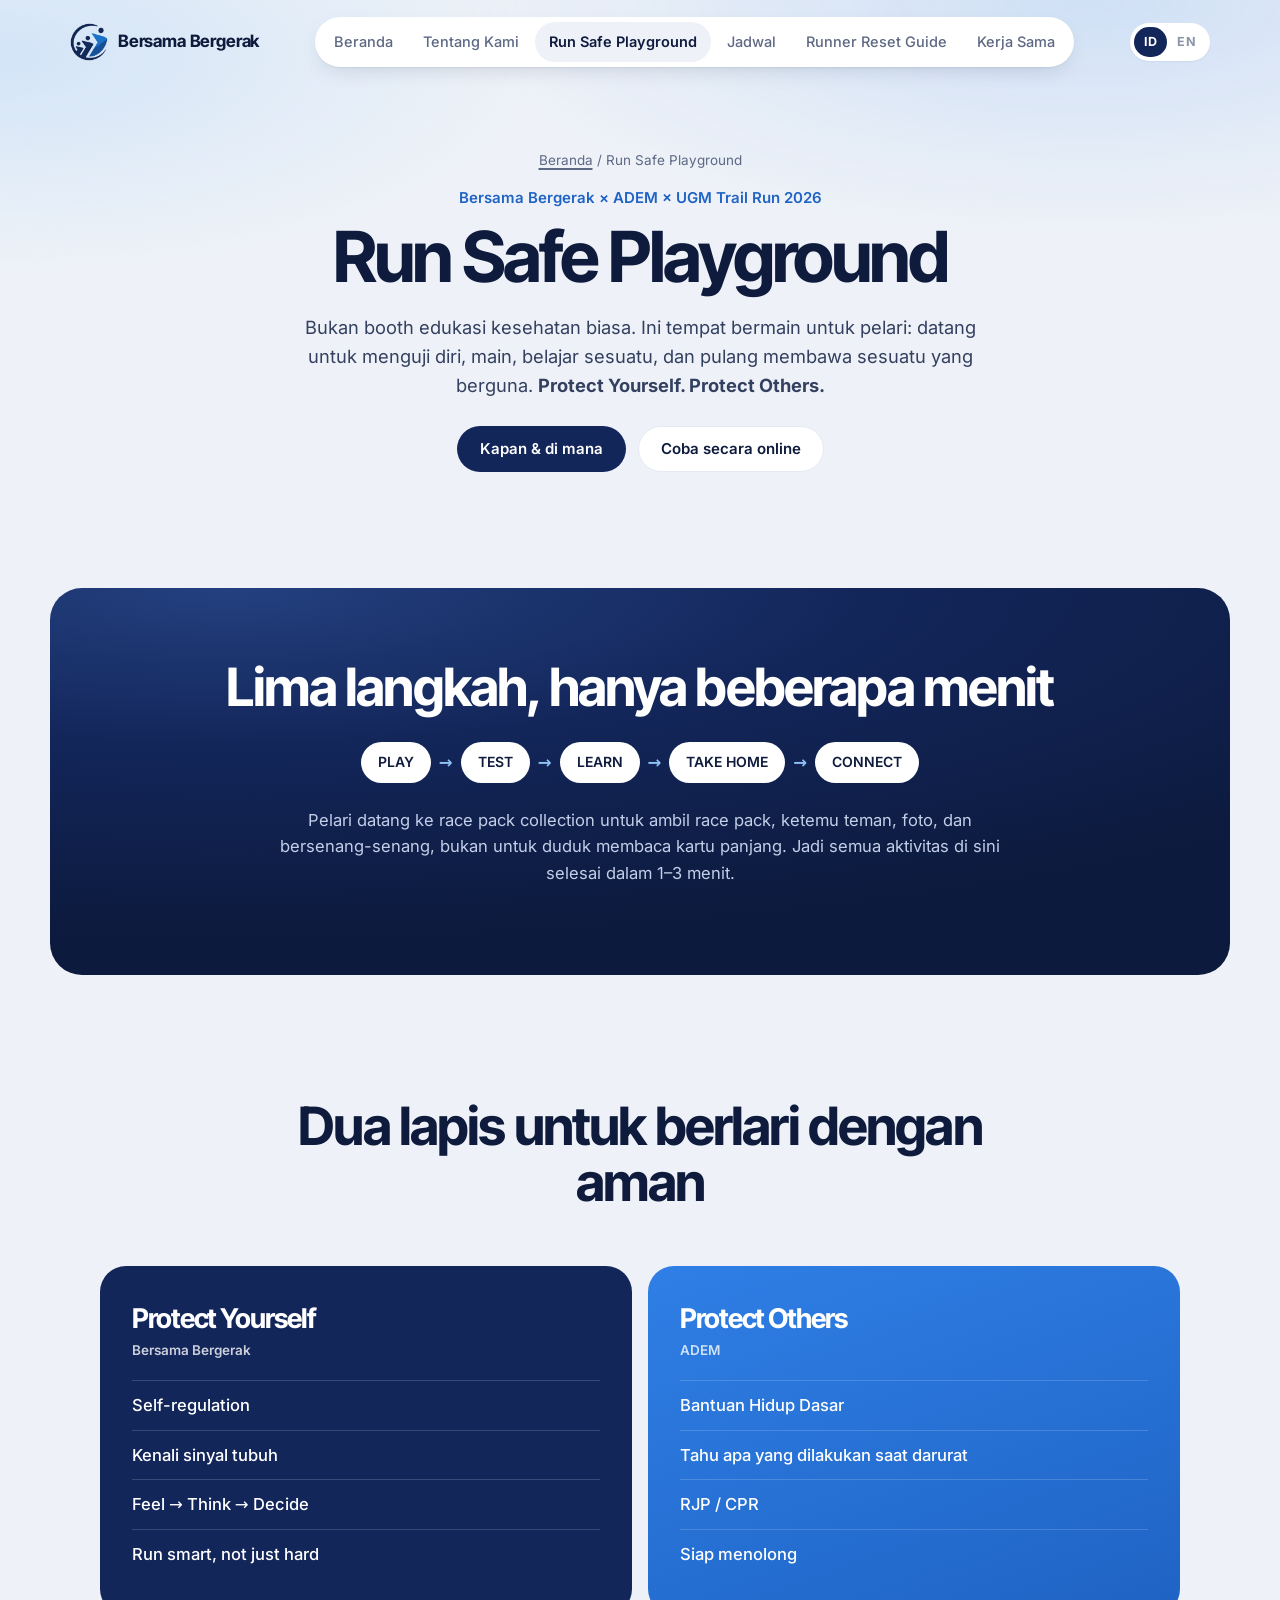
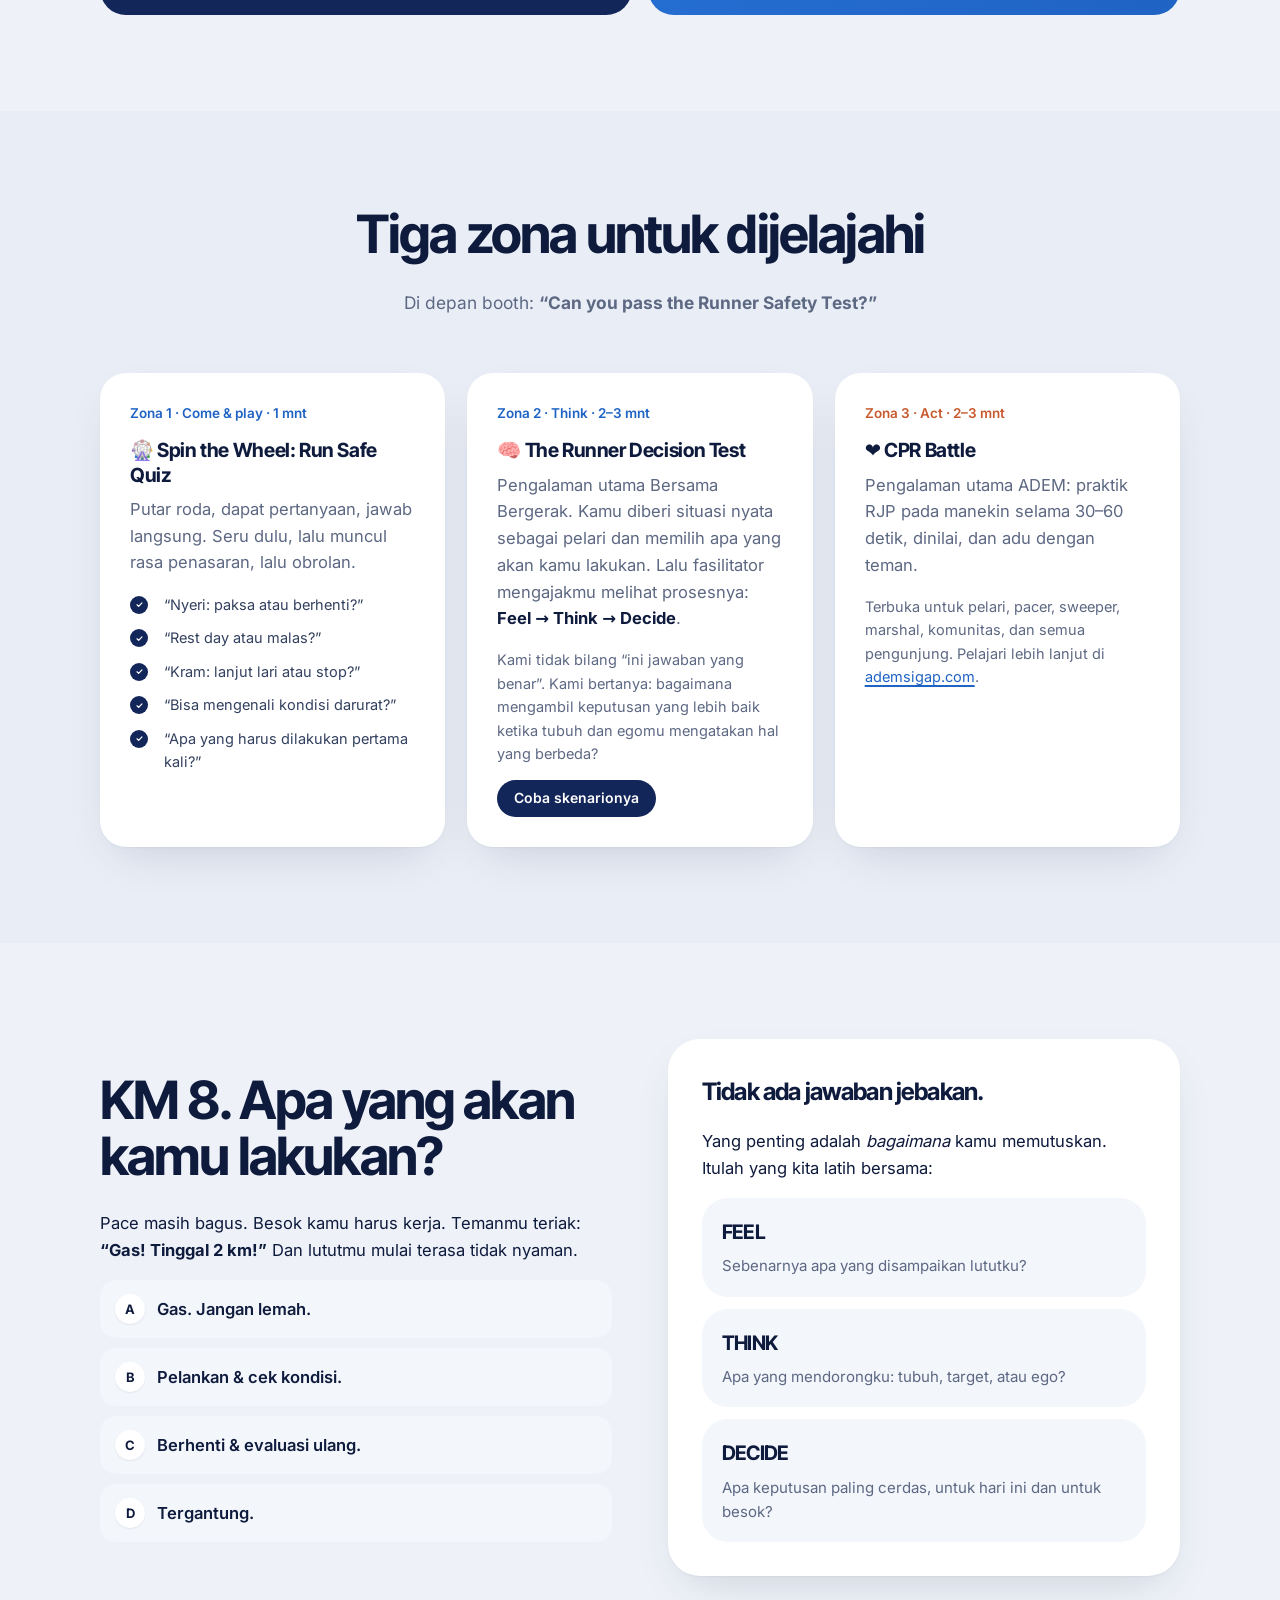
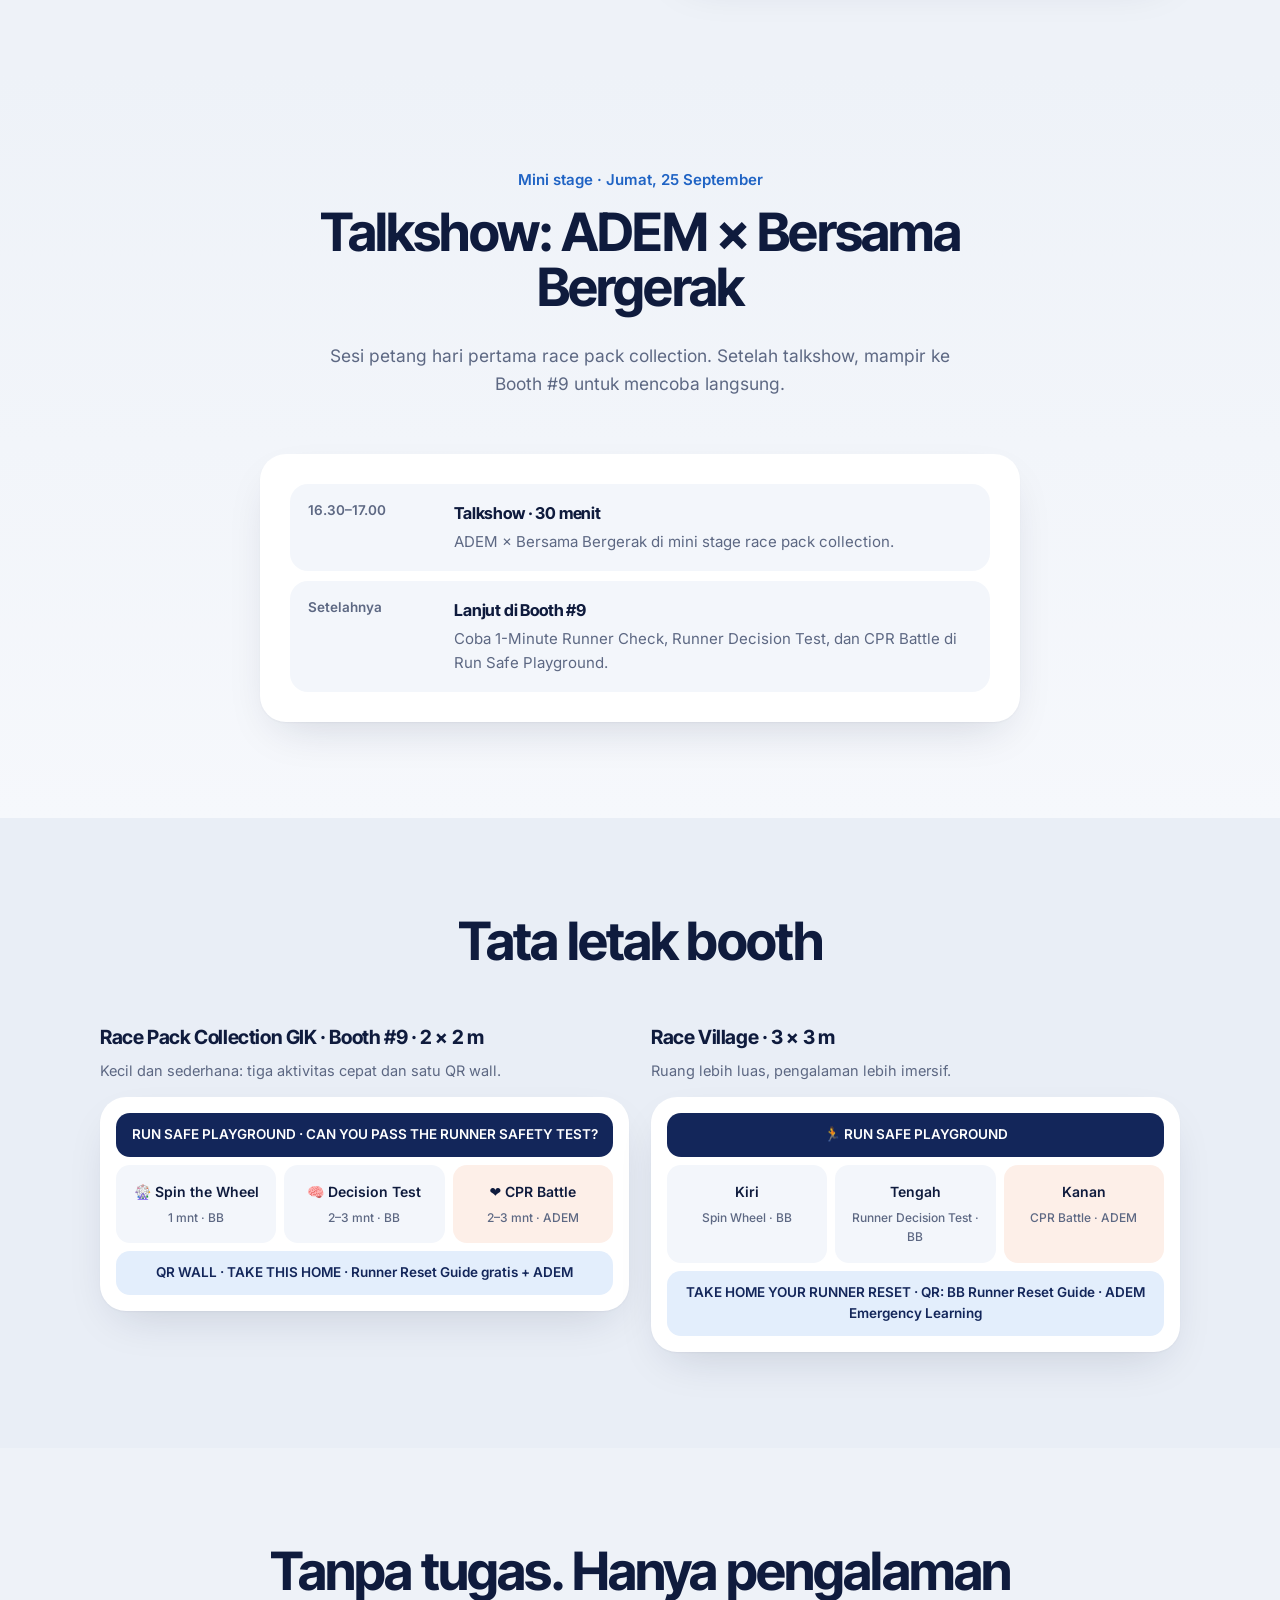
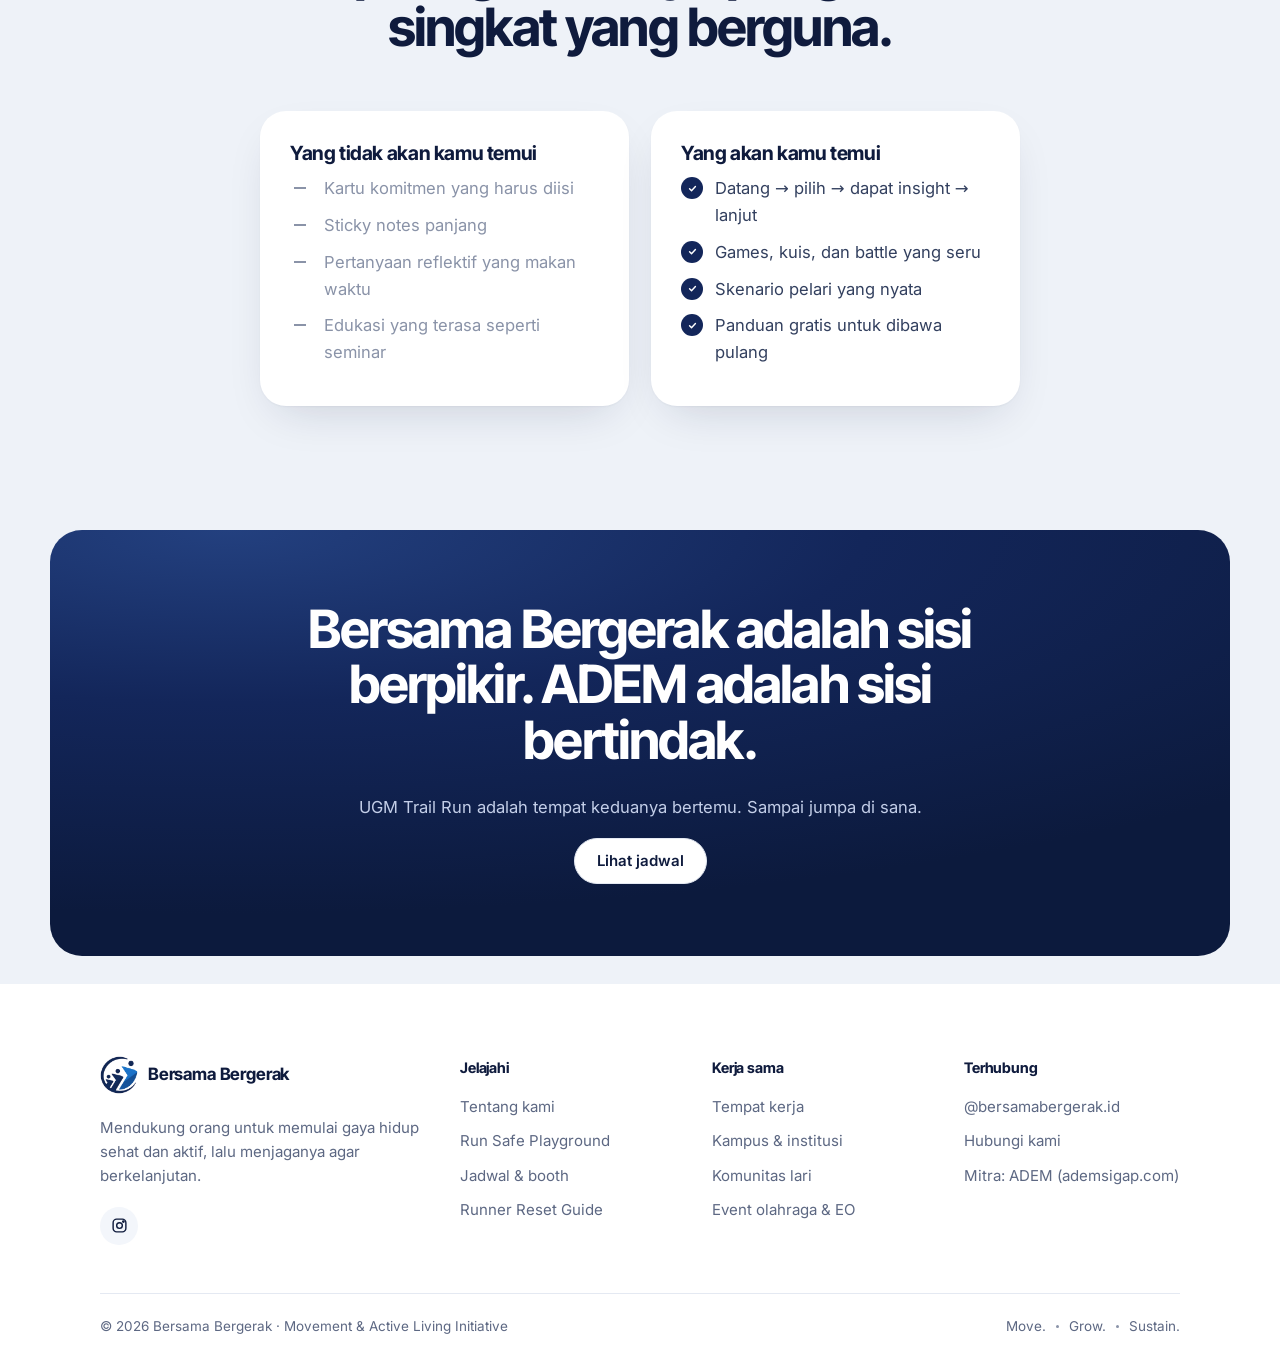
<file: run-safe-playground.html>
<!doctype html>
<html lang="id">
<head>
  <meta charset="utf-8">
  <meta name="viewport" content="width=device-width, initial-scale=1">
  <title>Run Safe Playground · Bersama Bergerak</title>
  <meta name="description" content="Run Safe Playground dari Bersama Bergerak × ADEM di UGM Trail Run 2026. Uji dirimu, main, belajar, dan pulang membawa sesuatu.">
  <link rel="alternate" hreflang="id" href="run-safe-playground.html">
  <link rel="alternate" hreflang="en" href="en/run-safe-playground.html">
  <meta property="og:title" content="Run Safe Playground · Bersama Bergerak">
  <meta property="og:description" content="Run Safe Playground dari Bersama Bergerak × ADEM di UGM Trail Run 2026. Uji dirimu, main, belajar, dan pulang membawa sesuatu.">
  <meta property="og:image" content="assets/img/bersama-bergerak-logo.jpg">
  <meta property="og:locale" content="id_ID">
  <meta name="theme-color" content="#eef2f8">
  <link rel="icon" href="assets/img/logo-mark.png" type="image/png">
  <link rel="preload" href="assets/fonts/inter-tight-normal-latin-7.woff2" as="font" type="font/woff2" crossorigin>
  <link rel="stylesheet" href="assets/css/fonts.css">
  <link rel="stylesheet" href="assets/css/style.css">
</head>
<body>
  <a class="skip-link" href="#main">Langsung ke konten</a>

  <header class="site-header">
    <div class="wrap">
      <a class="brand" href="index.html" aria-label="Bersama Bergerak — beranda">
        <img src="assets/img/logo-mark.png" alt="" width="38" height="38">
        <span class="brand-name">Bersama Bergerak</span>
      </a>
      <nav class="nav" id="site-nav" aria-label="Main">
        <a href="index.html">Beranda</a>
        <a href="about.html">Tentang Kami</a>
        <a href="run-safe-playground.html" aria-current="page">Run Safe Playground</a>
        <a href="schedule.html">Jadwal</a>
        <a href="runner-reset-guide.html">Runner Reset Guide</a>
        <a href="work-with-us.html">Kerja Sama</a>
      </nav>
      <div class="header-actions">
        <a class="lang-switch" href="en/run-safe-playground.html" hreflang="en" lang="en" aria-label="English">
          <span class="on">ID</span><span>EN</span>
        </a>
        <button class="nav-toggle" aria-expanded="false" aria-controls="site-nav" aria-label="Buka menu">
          <svg width="20" height="20" viewBox="0 0 24 24" fill="none" stroke="currentColor" stroke-width="2.2" stroke-linecap="round"><path d="M4 7h16M4 12h16M4 17h16"/></svg>
        </button>
      </div>
    </div>
  </header>

  <main id="main">
    <section class="page-hero">
      <div class="wrap">
        <div class="breadcrumb"><a href="index.html">Beranda</a> / Run Safe Playground</div>
        <span class="eyebrow">Bersama Bergerak × ADEM × UGM Trail Run 2026</span>
        <h1>Run Safe Playground</h1>
        <p class="lead">Bukan booth edukasi kesehatan biasa. Ini tempat bermain untuk pelari: datang untuk menguji diri, main, belajar sesuatu, dan pulang membawa sesuatu yang berguna. <strong>Protect Yourself. Protect Others.</strong></p>
        <div class="btn-row">
          <a class="btn" href="schedule.html">Kapan &amp; di mana</a>
          <a class="btn btn-ghost" href="runner-reset-guide.html">Coba secara online</a>
        </div>
      </div>
    </section>

    <!-- FLOW -->
    <section class="section-navy section-tight">
      <div class="wrap center">
        <h2>Lima langkah, hanya beberapa menit</h2>
        <div class="flow mt-2" role="list">
          <span role="listitem">PLAY</span><i aria-hidden="true">→</i>
          <span role="listitem">TEST</span><i aria-hidden="true">→</i>
          <span role="listitem">LEARN</span><i aria-hidden="true">→</i>
          <span role="listitem">TAKE HOME</span><i aria-hidden="true">→</i>
          <span role="listitem">CONNECT</span>
        </div>
        <p class="mt-2 maxw mx-auto">Pelari datang ke race pack collection untuk ambil race pack, ketemu teman, foto, dan bersenang-senang, bukan untuk duduk membaca kartu panjang. Jadi semua aktivitas di sini selesai dalam 1–3 menit.</p>
      </div>
    </section>

    <!-- TWO LAYERS -->
    <section>
      <div class="wrap">
        <div class="section-head">
          <h2>Dua lapis untuk berlari dengan aman</h2>
        </div>
        <div class="layers">
          <div class="layer layer-you">
            <h3>Protect Yourself</h3>
            <div class="by">Bersama Bergerak</div>
            <ul>
              <li>Self-regulation</li>
              <li>Kenali sinyal tubuh</li>
              <li>Feel → Think → Decide</li>
              <li>Run smart, not just hard</li>
            </ul>
          </div>
          <div class="layer layer-others">
            <h3>Protect Others</h3>
            <div class="by">ADEM</div>
            <ul>
              <li>Bantuan Hidup Dasar</li>
              <li>Tahu apa yang dilakukan saat darurat</li>
              <li>RJP / CPR</li>
              <li>Siap menolong</li>
            </ul>
          </div>
        </div>
      </div>
    </section>

    <!-- ZONES -->
    <section class="section-sand">
      <div class="wrap">
        <div class="section-head">
          <h2>Tiga zona untuk dijelajahi</h2>
          <p>Di depan booth: <strong>“Can you pass the Runner Safety Test?”</strong></p>
        </div>
        <div class="grid grid-3">
          <article class="card card-accent">
            <span class="tag">Zona 1 · Come &amp; play · 1 mnt</span>
            <h3>🎡 Spin the Wheel: Run Safe Quiz</h3>
            <p>Putar roda, dapat pertanyaan, jawab langsung. Seru dulu, lalu muncul rasa penasaran, lalu obrolan.</p>
            <ul class="check small">
              <li>“Nyeri: paksa atau berhenti?”</li>
              <li>“Rest day atau malas?”</li>
              <li>“Kram: lanjut lari atau stop?”</li>
              <li>“Bisa mengenali kondisi darurat?”</li>
              <li>“Apa yang harus dilakukan pertama kali?”</li>
            </ul>
          </article>
          <article class="card card-accent">
            <span class="tag">Zona 2 · Think · 2–3 mnt</span>
            <h3>🧠 The Runner Decision Test</h3>
            <p>Pengalaman utama Bersama Bergerak. Kamu diberi situasi nyata sebagai pelari dan memilih apa yang akan kamu lakukan. Lalu fasilitator mengajakmu melihat prosesnya: <strong>Feel → Think → Decide</strong>.</p>
            <p class="small muted">Kami tidak bilang “ini jawaban yang benar”. Kami bertanya: bagaimana mengambil keputusan yang lebih baik ketika tubuh dan egomu mengatakan hal yang berbeda?</p>
            <a class="btn btn-sm" href="runner-reset-guide.html#decision-test">Coba skenarionya</a>
          </article>
          <article class="card card-accent-coral">
            <span class="tag tag-coral">Zona 3 · Act · 2–3 mnt</span>
            <h3>❤️ CPR Battle</h3>
            <p>Pengalaman utama ADEM: praktik RJP pada manekin selama 30–60 detik, dinilai, dan adu dengan teman.</p>
            <p class="small muted">Terbuka untuk pelari, pacer, sweeper, marshal, komunitas, dan semua pengunjung. Pelajari lebih lanjut di <a href="https://ademsigap.com" target="_blank" rel="noopener">ademsigap.com</a>.</p>
          </article>
        </div>
      </div>
    </section>

    <!-- DECISION TEST DETAIL -->
    <section>
      <div class="wrap split">
        <div>
          <h2>KM 8. Apa yang akan kamu lakukan?</h2>
          <p>Pace masih bagus. Besok kamu harus kerja. Temanmu teriak: <strong>“Gas! Tinggal 2 km!”</strong> Dan lututmu mulai terasa tidak nyaman.</p>
          <div class="choice-list" data-quiz>
            <div class="options one">
              <button type="button" data-result="rs-dt-0" aria-pressed="false"><span class="letter">A</span>Gas. Jangan lemah.</button>
              <button type="button" data-result="rs-dt-1" aria-pressed="false"><span class="letter">B</span>Pelankan &amp; cek kondisi.</button>
              <button type="button" data-result="rs-dt-2" aria-pressed="false"><span class="letter">C</span>Berhenti &amp; evaluasi ulang.</button>
              <button type="button" data-result="rs-dt-3" aria-pressed="false"><span class="letter">D</span>Tergantung.</button>
            </div>
            <div class="result mini-result" id="rs-dt-0" tabindex="-1" hidden><p>Siapa yang memutuskan: lututmu, targetmu, atau egomu? Push boleh, asal itu pilihan, bukan refleks.</p><a href="runner-reset-guide.html#decision-test">Lihat penjelasan lengkap →</a></div>
            <div class="result mini-result" id="rs-dt-1" tabindex="-1" hidden><p>Kamu memberi dirimu waktu untuk mengumpulkan informasi sebelum memutuskan. Itulah self-regulation.</p><a href="runner-reset-guide.html#decision-test">Lihat penjelasan lengkap →</a></div>
            <div class="result mini-result" id="rs-dt-2" tabindex="-1" hidden><p>Berhenti untuk mengecek bukan berarti menyerah. Itu cara memastikan kamu tetap bisa berlari bertahun-tahun.</p><a href="runner-reset-guide.html#decision-test">Lihat penjelasan lengkap →</a></div>
            <div class="result mini-result" id="rs-dt-3" tabindex="-1" hidden><p>Tepat. “Tergantung” adalah awal keputusan yang baik, asal kamu benar-benar mengecek kondisimu.</p><a href="runner-reset-guide.html#decision-test">Lihat penjelasan lengkap →</a></div>
          </div>
        </div>
        <div class="quiz" style="margin:0">
          <div class="q">Tidak ada jawaban jebakan.</div>
          <p>Yang penting adalah <em>bagaimana</em> kamu memutuskan. Itulah yang kita latih bersama:</p>
          <div class="ftd" style="grid-template-columns:1fr">
            <div class="step"><b>FEEL</b><p>Sebenarnya apa yang disampaikan lututku?</p></div>
            <div class="step"><b>THINK</b><p>Apa yang mendorongku: tubuh, target, atau ego?</p></div>
            <div class="step"><b>DECIDE</b><p>Apa keputusan paling cerdas, untuk hari ini dan untuk besok?</p></div>
          </div>
        </div>
      </div>
    </section>

    <!-- MINI STAGE -->
    <section class="section-tint">
      <div class="wrap">
        <div class="section-head">
          <span class="eyebrow">Mini stage · Jumat, 25 September</span>
          <h2>Talkshow: ADEM × Bersama Bergerak</h2>
          <p>Sesi petang hari pertama race pack collection. Setelah talkshow, mampir ke Booth #9 untuk mencoba langsung.</p>
        </div>
        <div class="card maxw mx-auto">
          <div class="slot"><time>16.30–17.00</time><div><h4>Talkshow · 30 menit</h4><p>ADEM × Bersama Bergerak di mini stage race pack collection.</p></div></div>
          <div class="slot"><time>Setelahnya</time><div><h4>Lanjut di Booth #9</h4><p>Coba 1-Minute Runner Check, Runner Decision Test, dan CPR Battle di Run Safe Playground.</p></div></div>
        </div>
      </div>
    </section>

    <!-- BOOTH LAYOUTS -->
    <section class="section-sand">
      <div class="wrap">
        <div class="section-head">
          <h2>Tata letak booth</h2>
        </div>
        <div class="grid grid-2">
          <div>
            <h3>Race Pack Collection GIK · Booth #9 · 2 × 2 m</h3>
            <p class="muted small">Kecil dan sederhana: tiga aktivitas cepat dan satu QR wall.</p>
            <div class="booth">
              <div class="front">RUN SAFE PLAYGROUND · CAN YOU PASS THE RUNNER SAFETY TEST?</div>
              <div class="zones">
                <div class="zone">🎡 Spin the Wheel<small>1 mnt · BB</small></div>
                <div class="zone">🧠 Decision Test<small>2–3 mnt · BB</small></div>
                <div class="zone adem">❤️ CPR Battle<small>2–3 mnt · ADEM</small></div>
              </div>
              <div class="back">QR WALL · TAKE THIS HOME · Runner Reset Guide gratis + ADEM</div>
            </div>
          </div>
          <div>
            <h3>Race Village · 3 × 3 m</h3>
            <p class="muted small">Ruang lebih luas, pengalaman lebih imersif.</p>
            <div class="booth">
              <div class="front">🏃 RUN SAFE PLAYGROUND</div>
              <div class="zones">
                <div class="zone">Kiri<small>Spin Wheel · BB</small></div>
                <div class="zone">Tengah<small>Runner Decision Test · BB</small></div>
                <div class="zone adem">Kanan<small>CPR Battle · ADEM</small></div>
              </div>
              <div class="back">TAKE HOME YOUR RUNNER RESET · QR: BB Runner Reset Guide · ADEM Emergency Learning</div>
            </div>
          </div>
        </div>
      </div>
    </section>

    <!-- DESIGNED FOR RUNNERS -->
    <section>
      <div class="wrap">
        <div class="section-head">
          <h2>Tanpa tugas. Hanya pengalaman singkat yang berguna.</h2>
        </div>
        <div class="grid grid-2 maxw mx-auto">
          <div class="card">
            <h3>Yang tidak akan kamu temui</h3>
            <ul class="check cross">
              <li>Kartu komitmen yang harus diisi</li>
              <li>Sticky notes panjang</li>
              <li>Pertanyaan reflektif yang makan waktu</li>
              <li>Edukasi yang terasa seperti seminar</li>
            </ul>
          </div>
          <div class="card">
            <h3>Yang akan kamu temui</h3>
            <ul class="check">
              <li>Datang → pilih → dapat insight → lanjut</li>
              <li>Games, kuis, dan battle yang seru</li>
              <li>Skenario pelari yang nyata</li>
              <li>Panduan gratis untuk dibawa pulang</li>
            </ul>
          </div>
        </div>
      </div>
    </section>

    <section class="section-navy cta-band">
      <div class="wrap">
        <h2>Bersama Bergerak adalah sisi berpikir. ADEM adalah sisi bertindak.</h2>
        <p class="maxw mx-auto">UGM Trail Run adalah tempat keduanya bertemu. Sampai jumpa di sana.</p>
        <div class="btn-row" style="justify-content:center">
          <a class="btn btn-light" href="schedule.html">Lihat jadwal</a>
        </div>
      </div>
    </section>
  </main>

  <footer class="site-footer">
    <div class="wrap">
      <div class="footer-grid">
        <div>
          <a class="brand" href="index.html" aria-label="Bersama Bergerak — beranda">
            <img src="assets/img/logo-mark.png" alt="" width="38" height="38">
            <span class="brand-name">Bersama Bergerak</span>
          </a>
          <p>Mendukung orang untuk memulai gaya hidup sehat dan aktif, lalu menjaganya agar berkelanjutan.</p>
          <div class="social">
            <a href="https://instagram.com/bersamabergerak.id" aria-label="Instagram @bersamabergerak.id" rel="noopener" target="_blank">
              <svg width="17" height="17" viewBox="0 0 24 24" fill="none" stroke="currentColor" stroke-width="2"><rect x="3" y="3" width="18" height="18" rx="5"/><circle cx="12" cy="12" r="4"/><circle cx="17.5" cy="6.5" r="1" fill="currentColor"/></svg>
            </a>
          </div>
        </div>
        <div>
          <h4>Jelajahi</h4>
          <ul>
            <li><a href="about.html">Tentang kami</a></li>
            <li><a href="run-safe-playground.html">Run Safe Playground</a></li>
            <li><a href="schedule.html">Jadwal &amp; booth</a></li>
            <li><a href="runner-reset-guide.html">Runner Reset Guide</a></li>
          </ul>
        </div>
        <div>
          <h4>Kerja sama</h4>
          <ul>
            <li><a href="work-with-us.html#audiences">Tempat kerja</a></li>
            <li><a href="work-with-us.html#audiences">Kampus &amp; institusi</a></li>
            <li><a href="work-with-us.html#audiences">Komunitas lari</a></li>
            <li><a href="work-with-us.html#audiences">Event olahraga &amp; EO</a></li>
          </ul>
        </div>
        <div>
          <h4>Terhubung</h4>
          <ul>
            <li><a href="https://instagram.com/bersamabergerak.id" target="_blank" rel="noopener">@bersamabergerak.id</a></li>
            <li><a href="work-with-us.html#talk">Hubungi kami</a></li>
            <li><a href="https://ademsigap.com" target="_blank" rel="noopener">Mitra: ADEM (ademsigap.com)</a></li>
          </ul>
        </div>
      </div>
      <div class="footer-bottom">
        <span>&copy; <span id="year">2026</span> Bersama Bergerak · Movement &amp; Active Living Initiative</span>
        <span class="dots">Move.<i></i>Grow.<i></i>Sustain.</span>
      </div>
    </div>
  </footer>

  <script src="assets/js/main.js"></script>
</body>
</html>
</file>
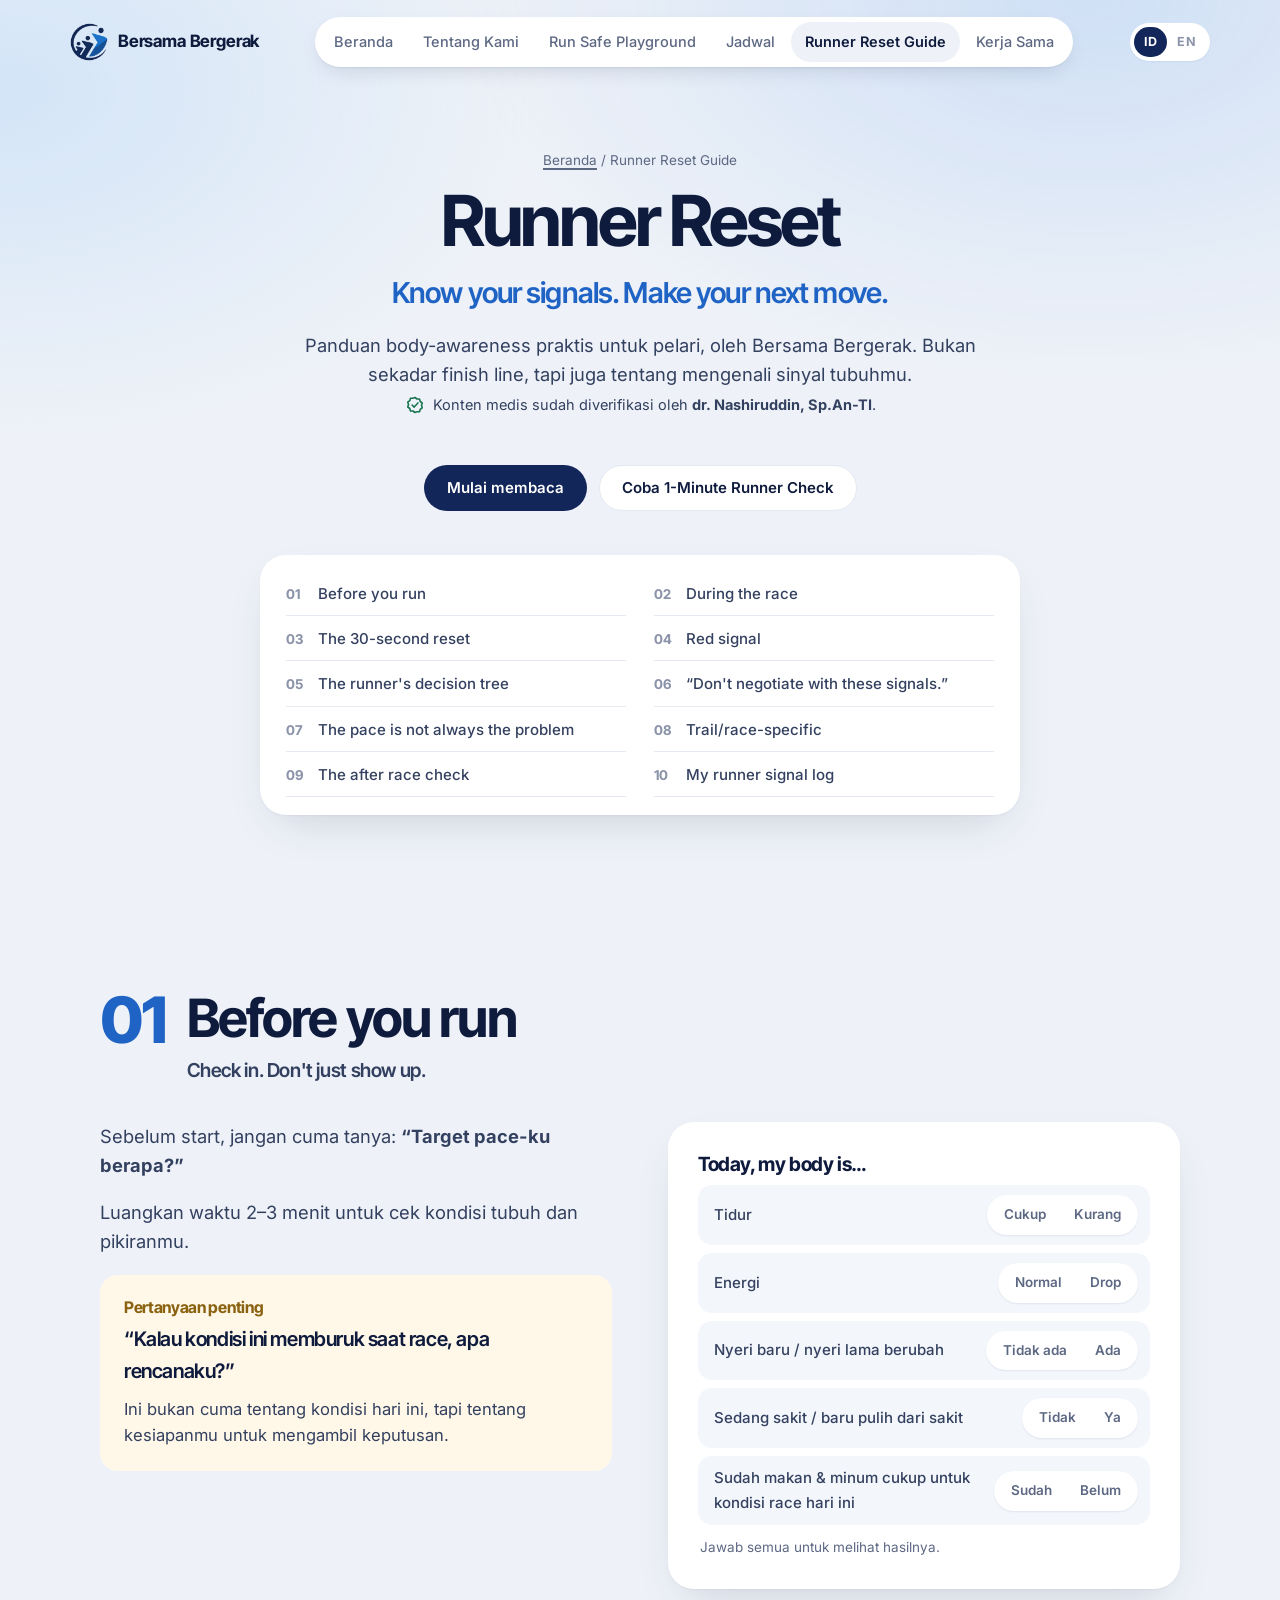
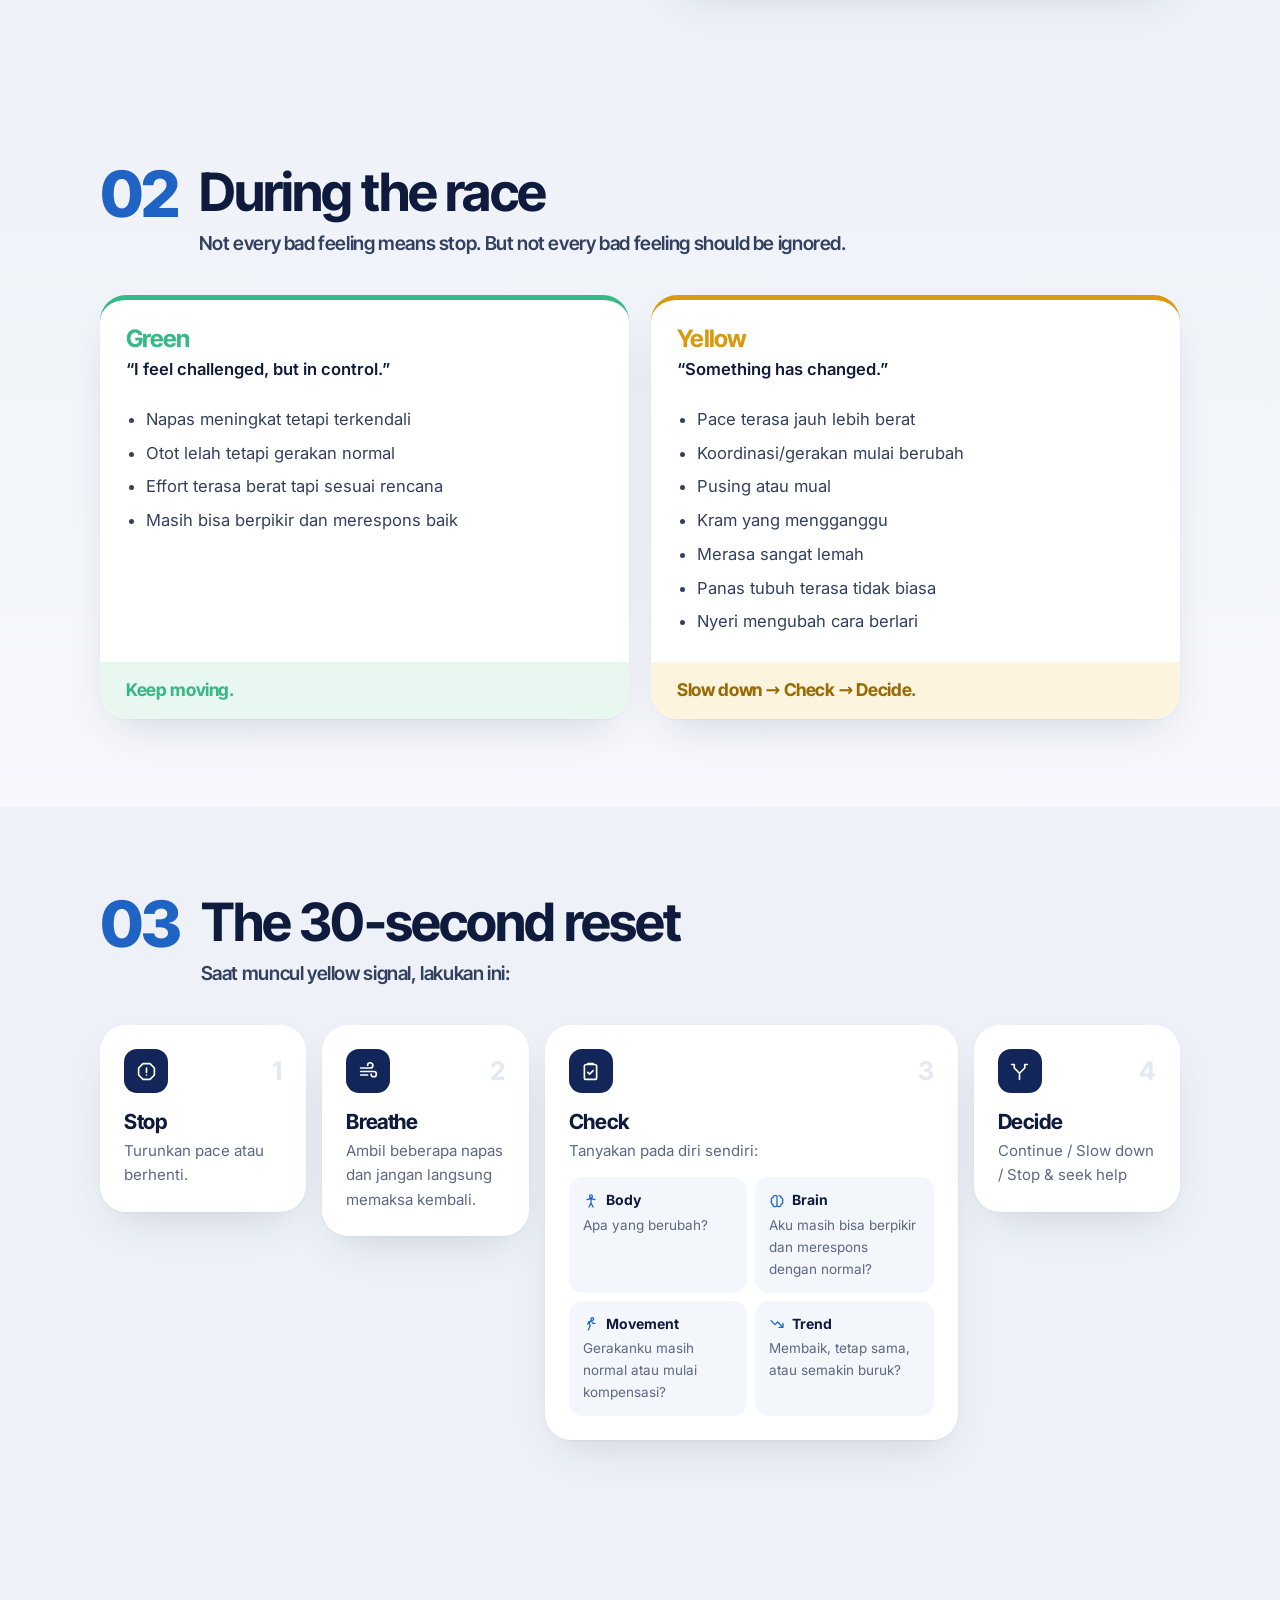
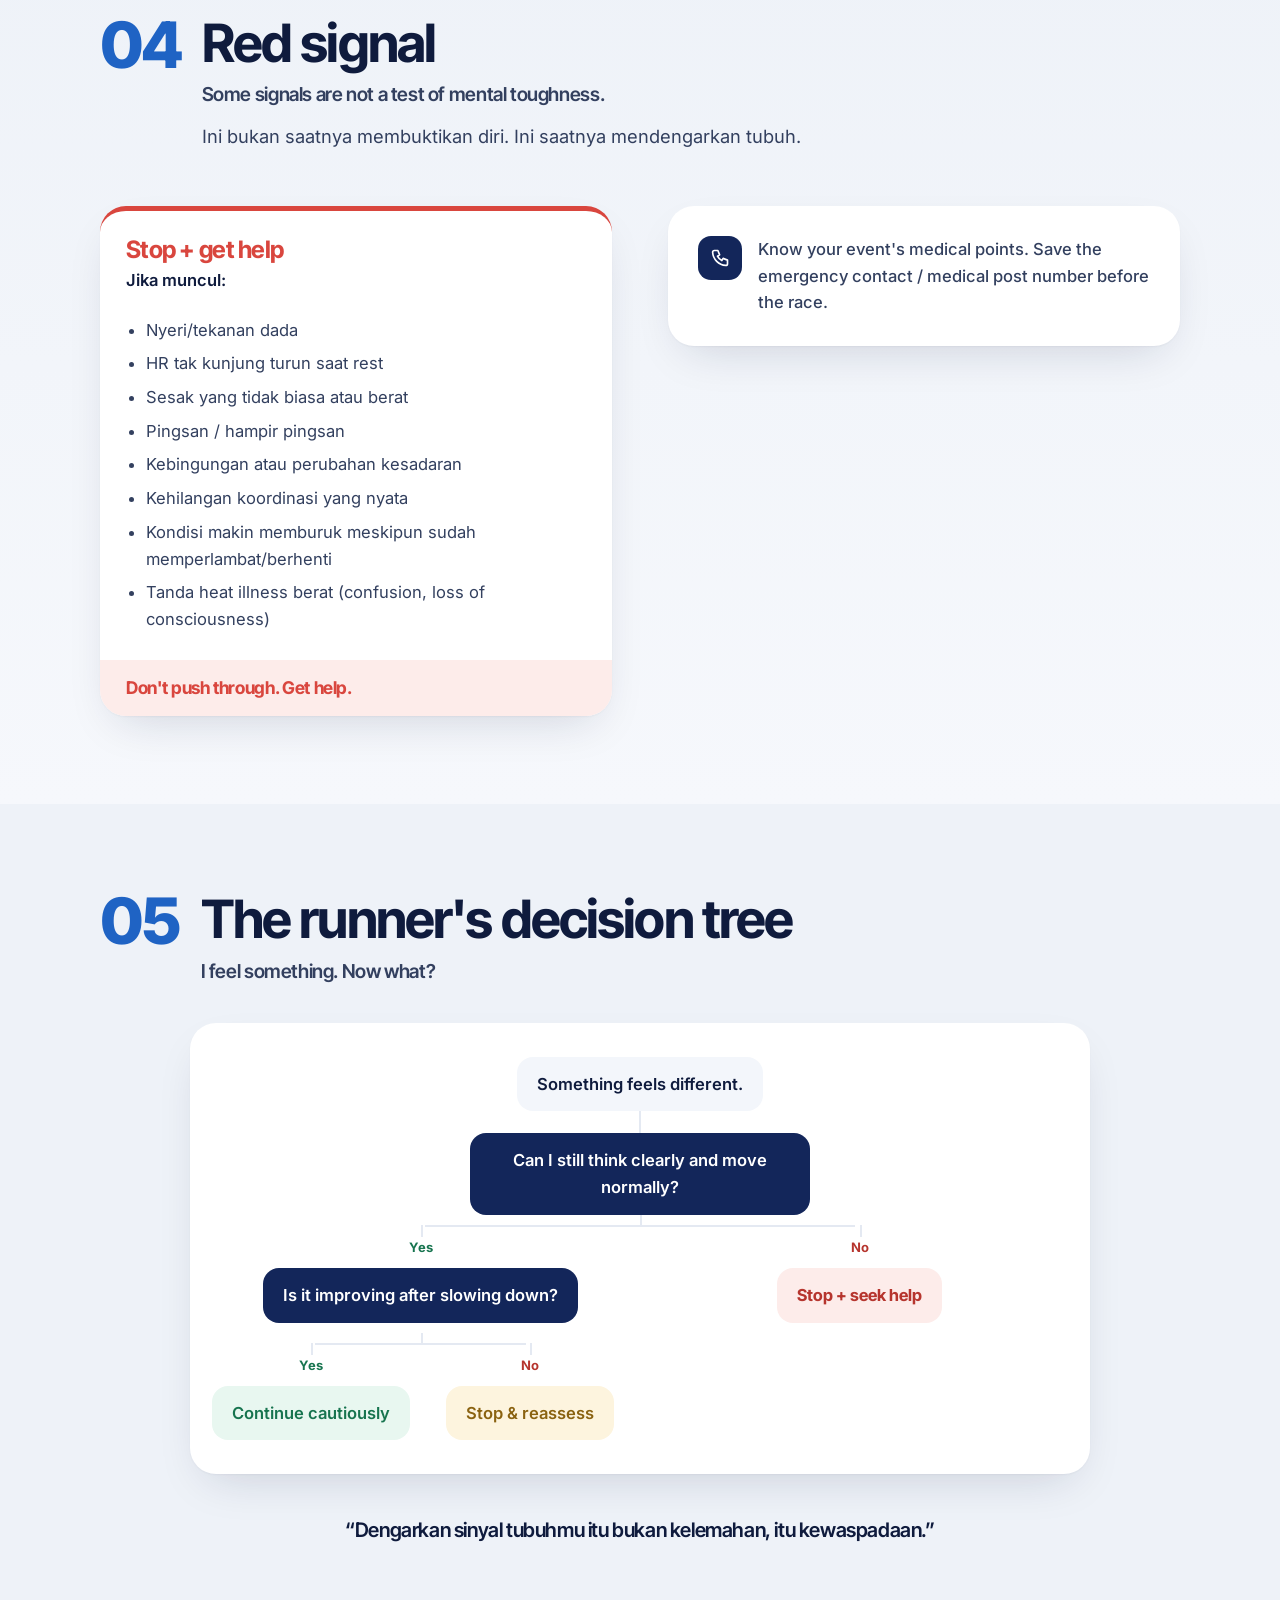
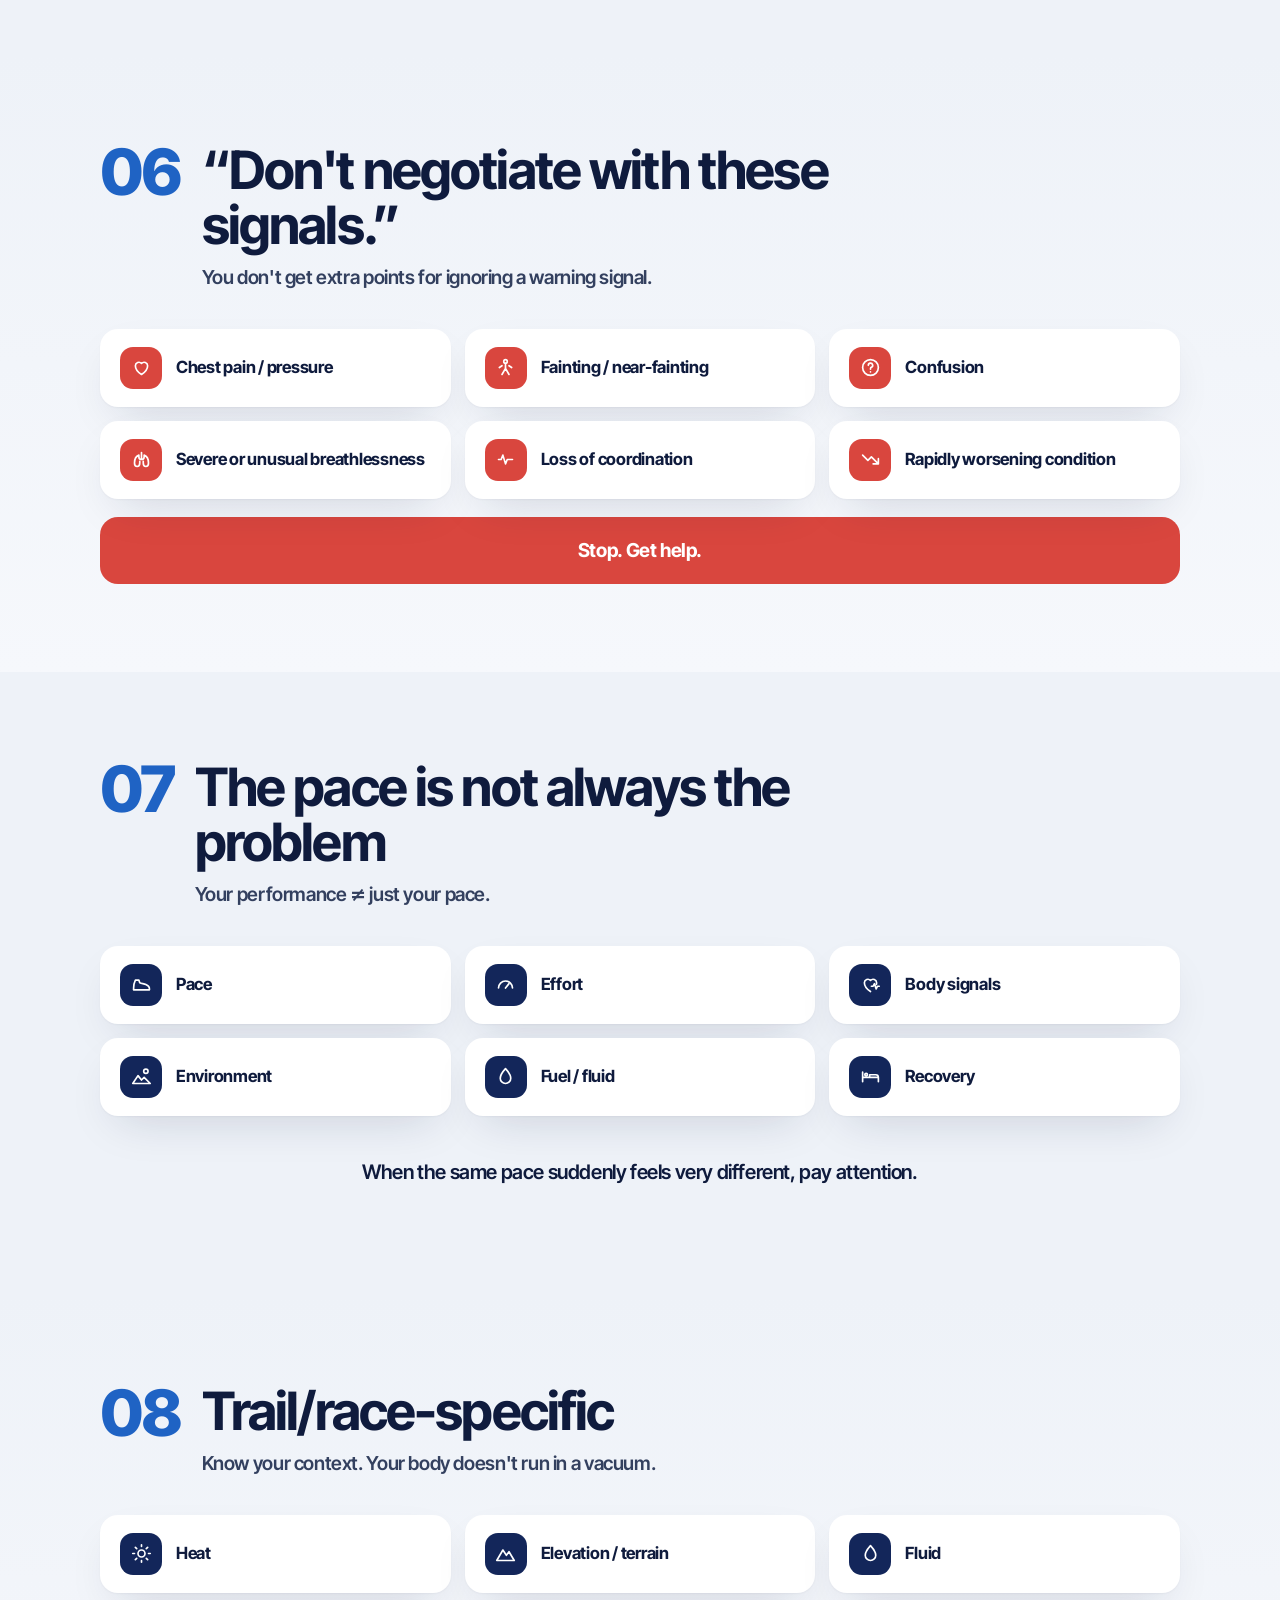
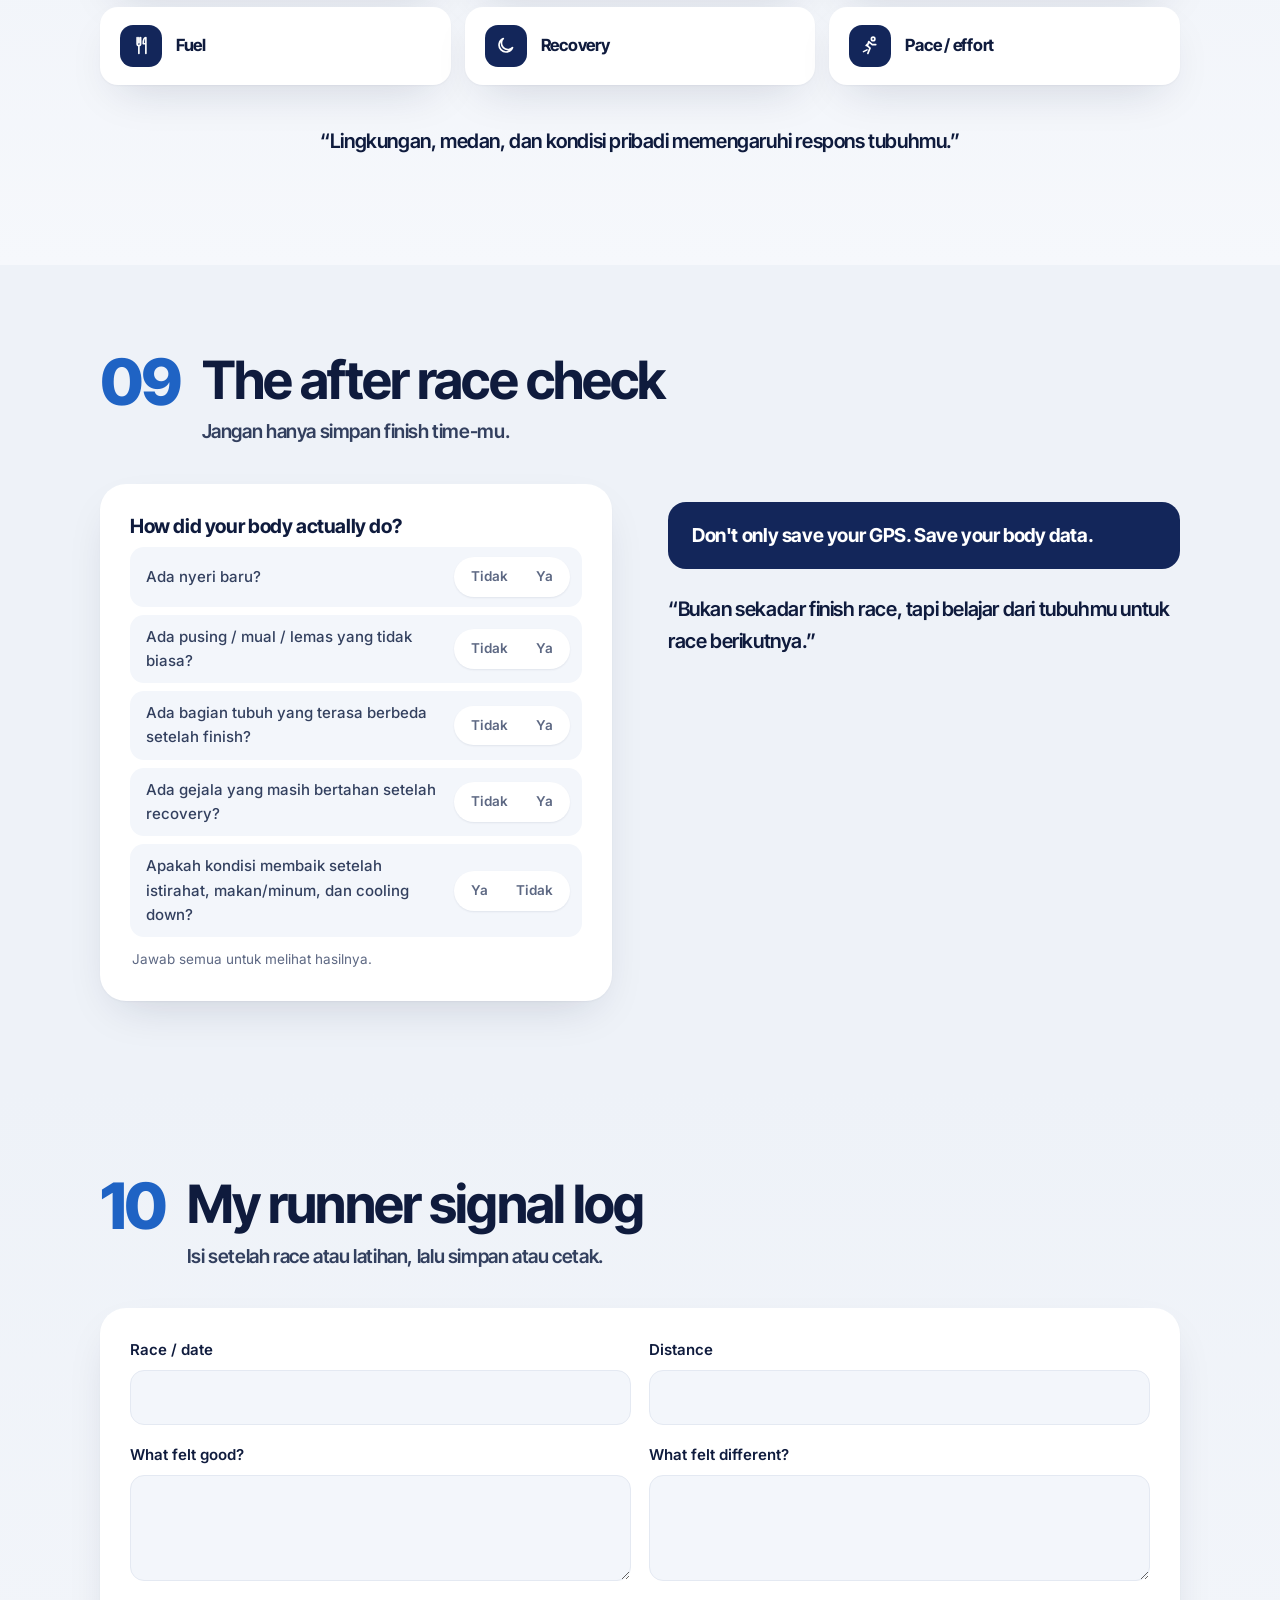
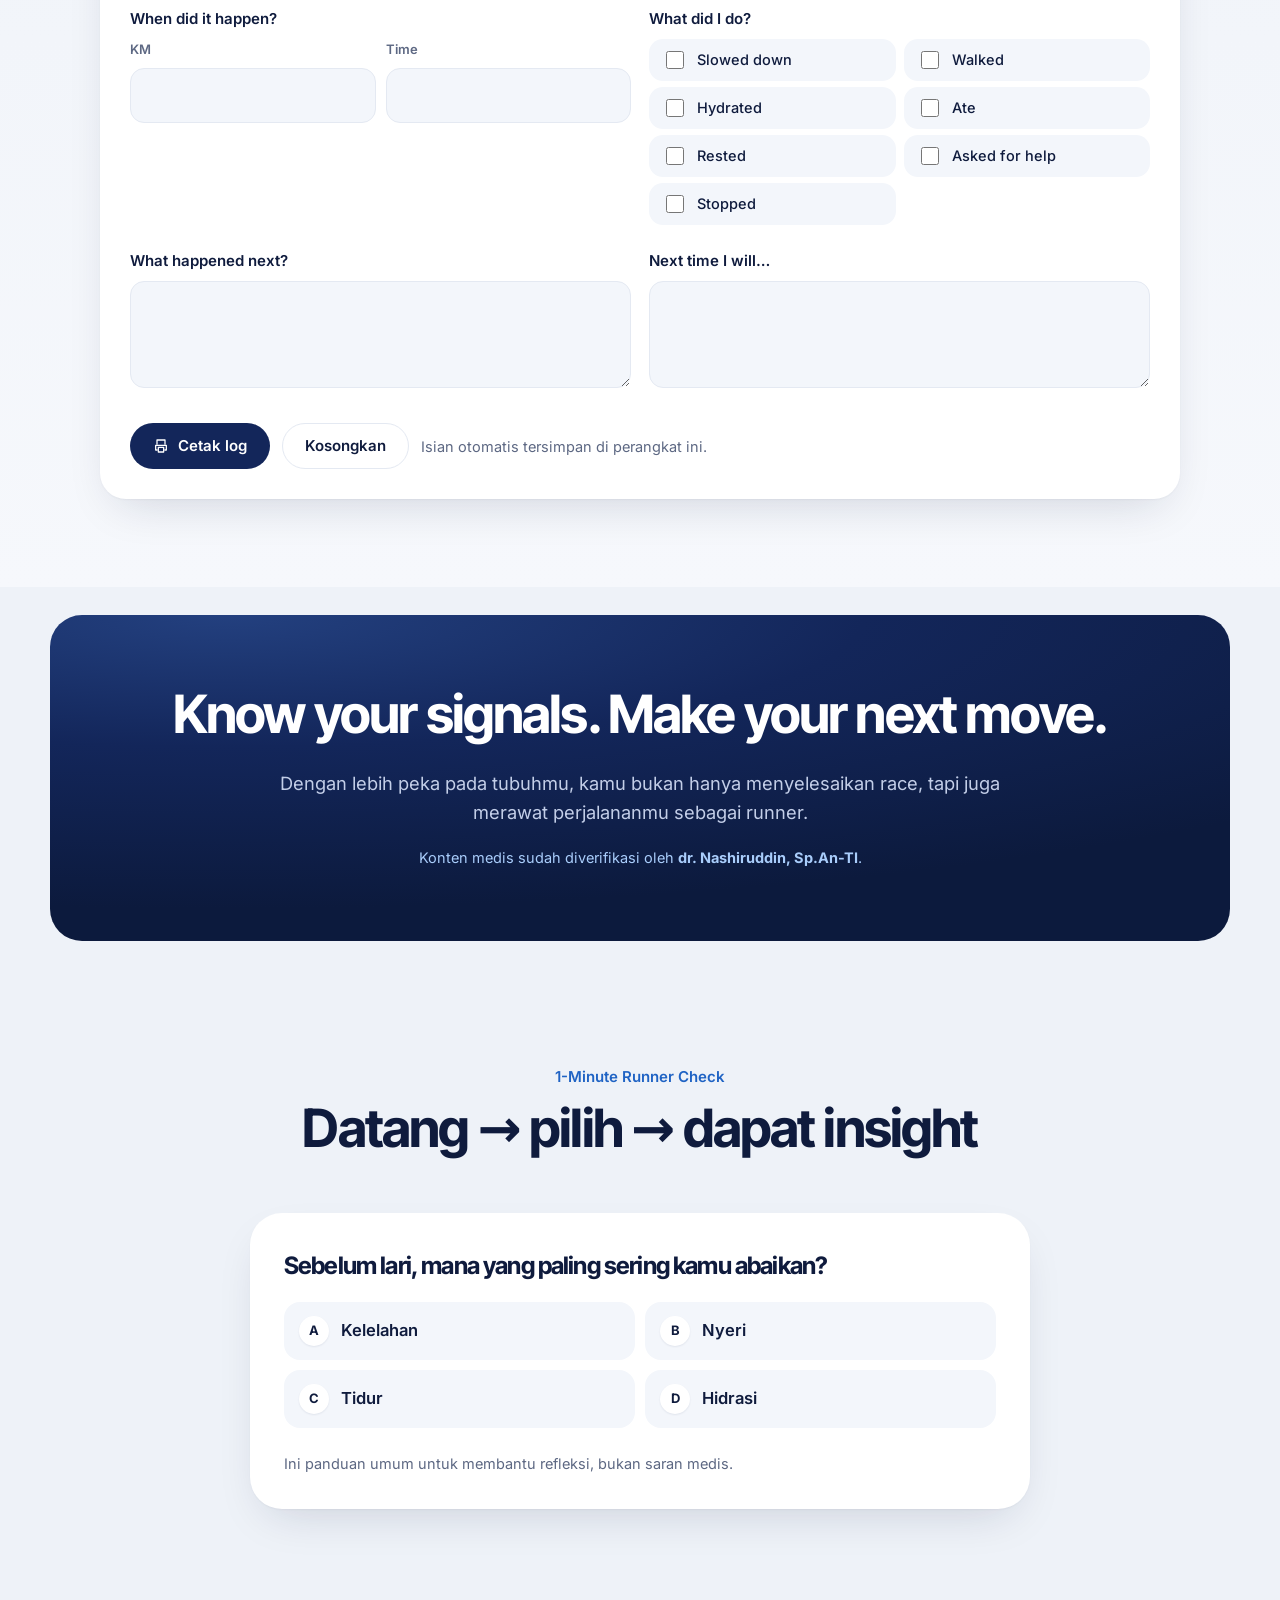
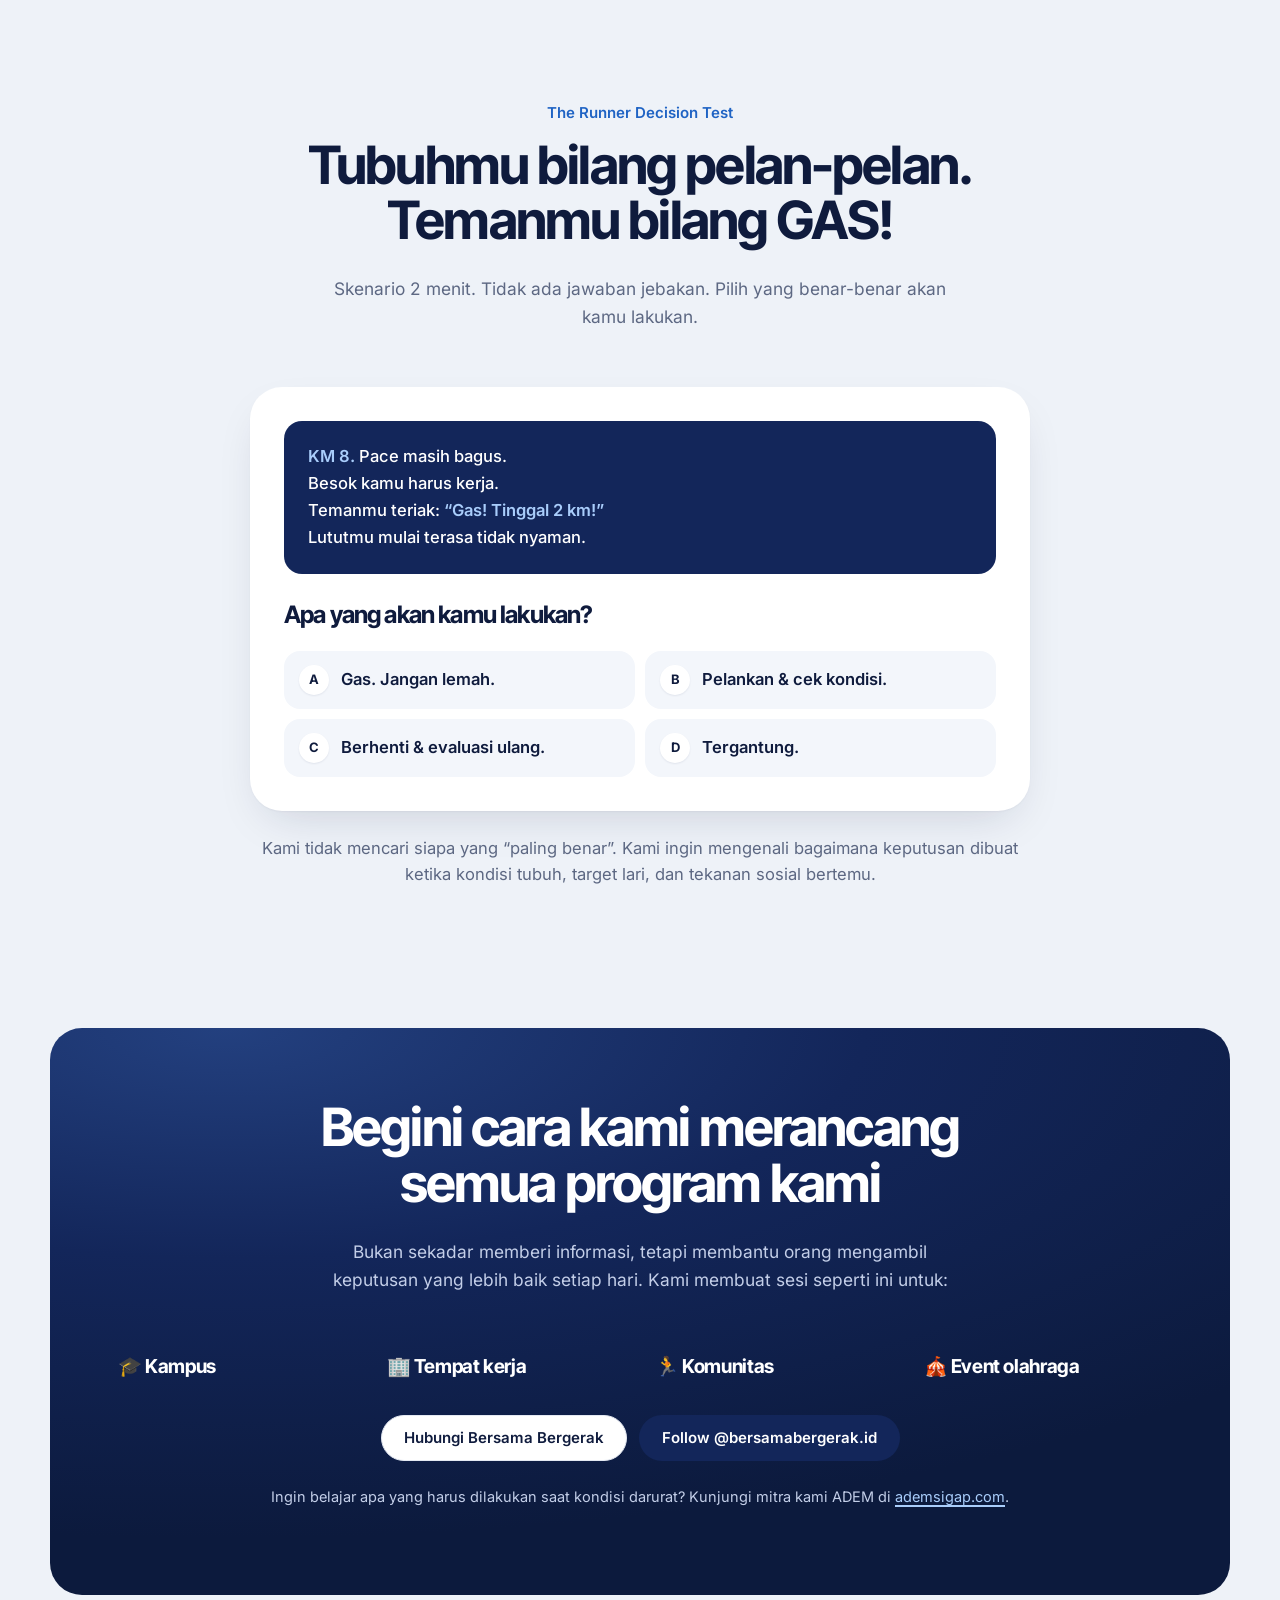
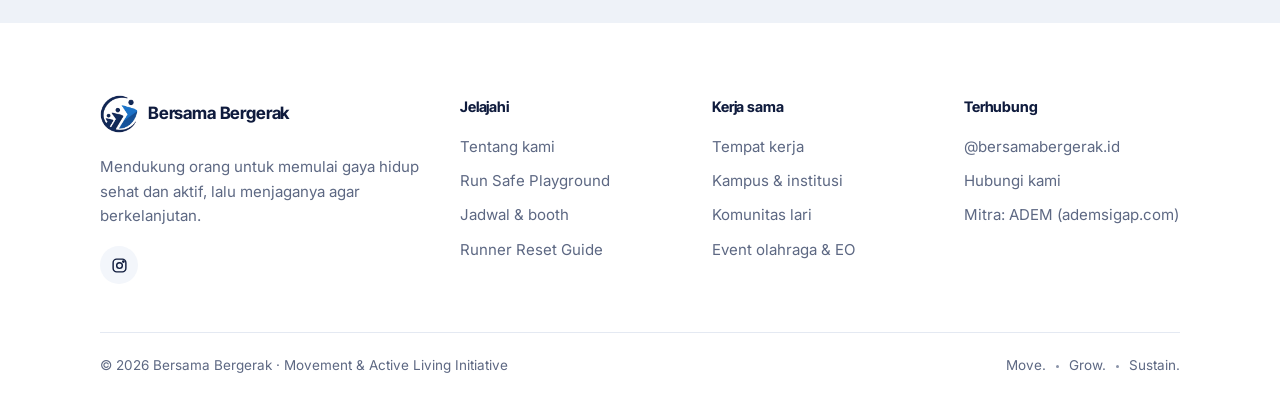
<file: runner-reset-guide.html>
<!doctype html>
<html lang="id">
<head>
  <meta charset="utf-8">
  <meta name="viewport" content="width=device-width, initial-scale=1">
  <title>Runner Reset Guide · Bersama Bergerak</title>
  <meta name="description" content="Runner Reset Guide dari Bersama Bergerak: panduan body-awareness praktis untuk pelari. Kenali sinyal tubuhmu sebelum, saat, dan setelah race.">
  <link rel="alternate" hreflang="id" href="runner-reset-guide.html">
  <link rel="alternate" hreflang="en" href="en/runner-reset-guide.html">
  <meta property="og:title" content="Runner Reset Guide · Bersama Bergerak">
  <meta property="og:description" content="Runner Reset Guide dari Bersama Bergerak: panduan body-awareness praktis untuk pelari. Kenali sinyal tubuhmu sebelum, saat, dan setelah race.">
  <meta property="og:image" content="assets/img/bersama-bergerak-logo.jpg">
  <meta property="og:locale" content="id_ID">
  <meta name="theme-color" content="#eef2f8">
  <link rel="icon" href="assets/img/logo-mark.png" type="image/png">
  <link rel="preload" href="assets/fonts/inter-tight-normal-latin-7.woff2" as="font" type="font/woff2" crossorigin>
  <link rel="stylesheet" href="assets/css/fonts.css">
  <link rel="stylesheet" href="assets/css/style.css">
</head>
<body>
  <a class="skip-link" href="#main">Langsung ke konten</a>

  <header class="site-header">
    <div class="wrap">
      <a class="brand" href="index.html" aria-label="Bersama Bergerak — beranda">
        <img src="assets/img/logo-mark.png" alt="" width="38" height="38">
        <span class="brand-name">Bersama Bergerak</span>
      </a>
      <nav class="nav" id="site-nav" aria-label="Main">
        <a href="index.html">Beranda</a>
        <a href="about.html">Tentang Kami</a>
        <a href="run-safe-playground.html">Run Safe Playground</a>
        <a href="schedule.html">Jadwal</a>
        <a href="runner-reset-guide.html" aria-current="page">Runner Reset Guide</a>
        <a href="work-with-us.html">Kerja Sama</a>
      </nav>
      <div class="header-actions">
        <a class="lang-switch" href="en/runner-reset-guide.html" hreflang="en" lang="en" aria-label="English">
          <span class="on">ID</span><span>EN</span>
        </a>
        <button class="nav-toggle" aria-expanded="false" aria-controls="site-nav" aria-label="Buka menu">
          <svg width="20" height="20" viewBox="0 0 24 24" fill="none" stroke="currentColor" stroke-width="2.2" stroke-linecap="round"><path d="M4 7h16M4 12h16M4 17h16"/></svg>
        </button>
      </div>
    </div>
  </header>

  <main id="main">
    <section class="page-hero rr-hero">
      <div class="wrap">
        <div class="breadcrumb"><a href="index.html">Beranda</a> / Runner Reset Guide</div>
        <h1>Runner Reset</h1>
        <p class="rr-sub">Know your signals. Make your next move.</p>
        <p class="lead">Panduan body-awareness praktis untuk pelari, oleh Bersama Bergerak. Bukan sekadar finish line, tapi juga tentang mengenali sinyal tubuhmu.</p>
        <p class="rr-verify"><svg viewBox="0 0 24 24" fill="none" stroke="currentColor" stroke-width="1.9" stroke-linecap="round" stroke-linejoin="round" aria-hidden="true"><path d="M12 3l2.4 1.8 3 .1.9 2.9 2.4 1.8-.9 2.9.9 2.9-2.4 1.8-.9 2.9-3 .1L12 21l-2.4-1.8-3-.1-.9-2.9L3.3 14.4l.9-2.9-.9-2.9 2.4-1.8.9-2.9 3-.1z"/><path d="M8.5 12l2.5 2.5 4.5-5"/></svg><span>Konten medis sudah diverifikasi oleh <strong>dr. Nashiruddin, Sp.An-TI</strong>.</span></p>
        <div class="btn-row">
          <a class="btn" href="#rr-1">Mulai membaca</a>
          <a class="btn btn-ghost" href="#runner-check">Coba 1-Minute Runner Check</a>
        </div>
        <nav class="rr-toc" aria-label="Isi panduan">
            <a href="#rr-1"><span>01</span>Before you run</a>
            <a href="#rr-2"><span>02</span>During the race</a>
            <a href="#rr-3"><span>03</span>The 30-second reset</a>
            <a href="#rr-4"><span>04</span>Red signal</a>
            <a href="#rr-5"><span>05</span>The runner's decision tree</a>
            <a href="#rr-6"><span>06</span>“Don't negotiate with these signals.”</a>
            <a href="#rr-7"><span>07</span>The pace is not always the problem</a>
            <a href="#rr-8"><span>08</span>Trail/race-specific</a>
            <a href="#rr-9"><span>09</span>The after race check</a>
            <a href="#rr-10"><span>10</span>My runner signal log</a>
        </nav>
      </div>
    </section>

    <!-- 01 BEFORE YOU RUN -->
    <section id="rr-1" class="rr-sec">
      <div class="wrap">
        <div class="rr-head">
          <span class="rr-num">01</span>
          <div>
            <h2>Before you run</h2>
            <p class="rr-kicker">Check in. Don't just show up.</p>
          </div>
        </div>
        <div class="split top">
          <div>
            <p class="lead">Sebelum start, jangan cuma tanya: <strong>“Target pace-ku berapa?”</strong></p>
            <p class="lead">Luangkan waktu 2–3 menit untuk cek kondisi tubuh dan pikiranmu.</p>
            <div class="rr-callout">
              <h3>Pertanyaan penting</h3>
              <p class="rr-quote">“Kalau kondisi ini memburuk saat race, apa rencanaku?”</p>
              <p>Ini bukan cuma tentang kondisi hari ini, tapi tentang kesiapanmu untuk mengambil keputusan.</p>
            </div>
          </div>
          <div class="card">
            <h3>Today, my body is…</h3>

            <div class="check-tool" data-check>
              <div class="toggle-row" data-flag-label="Tidur kurang">
                <span class="toggle-q">Tidur</span>
                <span class="seg2" role="group" aria-label="Tidur"><button type="button" data-v="ok" aria-pressed="false">Cukup</button><button type="button" data-v="flag" aria-pressed="false">Kurang</button></span>
              </div>
              <div class="toggle-row" data-flag-label="Energi drop">
                <span class="toggle-q">Energi</span>
                <span class="seg2" role="group" aria-label="Energi"><button type="button" data-v="ok" aria-pressed="false">Normal</button><button type="button" data-v="flag" aria-pressed="false">Drop</button></span>
              </div>
              <div class="toggle-row" data-flag-label="Ada nyeri baru atau nyeri lama berubah">
                <span class="toggle-q">Nyeri baru / nyeri lama berubah</span>
                <span class="seg2" role="group" aria-label="Nyeri baru / nyeri lama berubah"><button type="button" data-v="ok" aria-pressed="false">Tidak ada</button><button type="button" data-v="flag" aria-pressed="false">Ada</button></span>
              </div>
              <div class="toggle-row" data-flag-label="Sedang sakit atau baru pulih dari sakit">
                <span class="toggle-q">Sedang sakit / baru pulih dari sakit</span>
                <span class="seg2" role="group" aria-label="Sedang sakit / baru pulih dari sakit"><button type="button" data-v="ok" aria-pressed="false">Tidak</button><button type="button" data-v="flag" aria-pressed="false">Ya</button></span>
              </div>
              <div class="toggle-row" data-flag-label="Belum cukup makan &amp; minum">
                <span class="toggle-q">Sudah makan &amp; minum cukup untuk kondisi race hari ini</span>
                <span class="seg2" role="group" aria-label="Sudah makan &amp; minum cukup untuk kondisi race hari ini"><button type="button" data-v="ok" aria-pressed="false">Sudah</button><button type="button" data-v="flag" aria-pressed="false">Belum</button></span>
              </div>
              <p class="check-hint">Jawab semua untuk melihat hasilnya.</p>
              <div class="result check-flag" hidden><p><strong>Perlu diperhatikan hari ini:</strong></p><ul></ul><p>Pertanyaan penting: <strong>“Kalau kondisi ini memburuk saat race, apa rencanaku?”</strong></p></div>
              <div class="result check-ok" hidden><p>Kondisimu hari ini terlihat siap. Tetap dengarkan sinyal tubuhmu selama race.</p><a href="#rr-2">Lanjut ke 02 · During the race →</a></div>
            </div>
          </div>
        </div>
      </div>
    </section>

    <!-- 02 DURING THE RACE -->
    <section id="rr-2" class="rr-sec section-tint">
      <div class="wrap">
        <div class="rr-head">
          <span class="rr-num">02</span>
          <div>
            <h2>During the race</h2>
            <p class="rr-kicker">Not every bad feeling means stop. But not every bad feeling should be ignored.</p>
          </div>
        </div>
        <div class="grid grid-2">
          <div class="signal green">
            <div class="signal-top"><h3>Green</h3><p>“I feel challenged, but in control.”</p></div>
            <ul><li>Napas meningkat tetapi terkendali</li><li>Otot lelah tetapi gerakan normal</li><li>Effort terasa berat tapi sesuai rencana</li><li>Masih bisa berpikir dan merespons baik</li></ul>
            <div class="signal-act">Keep moving.</div>
          </div>
          <div class="signal yellow">
            <div class="signal-top"><h3>Yellow</h3><p>“Something has changed.”</p></div>
            <ul><li>Pace terasa jauh lebih berat</li><li>Koordinasi/gerakan mulai berubah</li><li>Pusing atau mual</li><li>Kram yang mengganggu</li><li>Merasa sangat lemah</li><li>Panas tubuh terasa tidak biasa</li><li>Nyeri mengubah cara berlari</li></ul>
            <div class="signal-act">Slow down → Check → Decide.</div>
          </div>
        </div>
      </div>
    </section>

    <!-- 03 THE 30-SECOND RESET -->
    <section id="rr-3" class="rr-sec">
      <div class="wrap">
        <div class="rr-head">
          <span class="rr-num">03</span>
          <div>
            <h2>The 30-second reset</h2>
            <p class="rr-kicker">Saat muncul yellow signal, lakukan ini:</p>
          </div>
        </div>
        <div class="reset-grid">
          <div class="reset-step">
            <div class="reset-top"><span class="ibadge"><svg viewBox="0 0 24 24" fill="none" stroke="currentColor" stroke-width="1.9" stroke-linecap="round" stroke-linejoin="round" aria-hidden="true"><path d="M8 3h8l5 5v8l-5 5H8l-5-5V8z"/><path d="M12 8v5M12 16h.01"/></svg></span><span class="reset-n">1</span></div>
            <h3>Stop</h3><p>Turunkan pace atau berhenti.</p>
          </div>
          <div class="reset-step">
            <div class="reset-top"><span class="ibadge"><svg viewBox="0 0 24 24" fill="none" stroke="currentColor" stroke-width="1.9" stroke-linecap="round" stroke-linejoin="round" aria-hidden="true"><path d="M3 8h11a3 3 0 1 0-3-3M3 12h15a3 3 0 1 1-3 3M3 16h8"/></svg></span><span class="reset-n">2</span></div>
            <h3>Breathe</h3><p>Ambil beberapa napas dan jangan langsung memaksa kembali.</p>
          </div>
          <div class="reset-step wide">
            <div class="reset-top"><span class="ibadge"><svg viewBox="0 0 24 24" fill="none" stroke="currentColor" stroke-width="1.9" stroke-linecap="round" stroke-linejoin="round" aria-hidden="true"><rect x="5" y="4" width="14" height="17" rx="2"/><path d="M9 4V3h6v1M9 13l2 2 4-4"/></svg></span><span class="reset-n">3</span></div>
            <h3>Check</h3><p>Tanyakan pada diri sendiri:</p><div class="mini-grid"><div class="mini"><span class="k"><svg viewBox="0 0 24 24" fill="none" stroke="currentColor" stroke-width="1.9" stroke-linecap="round" stroke-linejoin="round" aria-hidden="true"><circle cx="12" cy="5" r="2.2"/><path d="M12 8v7M12 15l-3 6M12 15l3 6M6 10l6-2 6 2"/></svg>Body</span><span>Apa yang berubah?</span></div><div class="mini"><span class="k"><svg viewBox="0 0 24 24" fill="none" stroke="currentColor" stroke-width="1.9" stroke-linecap="round" stroke-linejoin="round" aria-hidden="true"><path d="M9 4a3 3 0 0 0-3 3 3 3 0 0 0-2 5 3 3 0 0 0 2 5 3 3 0 0 0 6 1V5a2 2 0 0 0-3-1zM15 4a3 3 0 0 1 3 3 3 3 0 0 1 2 5 3 3 0 0 1-2 5 3 3 0 0 1-6 1"/></svg>Brain</span><span>Aku masih bisa berpikir dan merespons dengan normal?</span></div><div class="mini"><span class="k"><svg viewBox="0 0 24 24" fill="none" stroke="currentColor" stroke-width="1.9" stroke-linecap="round" stroke-linejoin="round" aria-hidden="true"><circle cx="14" cy="4.5" r="2"/><path d="M8 21l3-7-2-3 3-4 3 4h3M7 12l2-4"/></svg>Movement</span><span>Gerakanku masih normal atau mulai kompensasi?</span></div><div class="mini"><span class="k"><svg viewBox="0 0 24 24" fill="none" stroke="currentColor" stroke-width="1.9" stroke-linecap="round" stroke-linejoin="round" aria-hidden="true"><path d="M3 7l6 6 4-4 8 8M21 11v6h-6"/></svg>Trend</span><span>Membaik, tetap sama, atau semakin buruk?</span></div></div>
          </div>
          <div class="reset-step">
            <div class="reset-top"><span class="ibadge"><svg viewBox="0 0 24 24" fill="none" stroke="currentColor" stroke-width="1.9" stroke-linecap="round" stroke-linejoin="round" aria-hidden="true"><path d="M12 21v-7M12 14L6 8M12 14l6-6M6 8V4M6 4H3M18 8V4M18 4h3"/></svg></span><span class="reset-n">4</span></div>
            <h3>Decide</h3><p>Continue / Slow down / Stop &amp; seek help</p>
          </div>
        </div>
      </div>
    </section>

    <!-- 04 RED SIGNAL -->
    <section id="rr-4" class="rr-sec section-tint">
      <div class="wrap">
        <div class="rr-head">
          <span class="rr-num">04</span>
          <div>
            <h2>Red signal</h2>
            <p class="rr-kicker">Some signals are not a test of mental toughness.</p><p class="lead mt-1">Ini bukan saatnya membuktikan diri. Ini saatnya mendengarkan tubuh.</p>
          </div>
        </div>
        <div class="split top">
          <div class="signal red">
            <div class="signal-top"><h3>Stop + get help</h3><p>Jika muncul:</p></div>
            <ul><li>Nyeri/tekanan dada</li><li>HR tak kunjung turun saat rest</li><li>Sesak yang tidak biasa atau berat</li><li>Pingsan / hampir pingsan</li><li>Kebingungan atau perubahan kesadaran</li><li>Kehilangan koordinasi yang nyata</li><li>Kondisi makin memburuk meskipun sudah memperlambat/berhenti</li><li>Tanda heat illness berat (confusion, loss of consciousness)</li></ul>
            <div class="signal-act">Don't push through. Get help.</div>
          </div>
          <div class="card rr-tip">
            <span class="ibadge"><svg viewBox="0 0 24 24" fill="none" stroke="currentColor" stroke-width="1.9" stroke-linecap="round" stroke-linejoin="round" aria-hidden="true"><path d="M5 4h4l2 5-2.5 1.5a11 11 0 0 0 5 5L15 13l5 2v4a2 2 0 0 1-2 2A16 16 0 0 1 3 6a2 2 0 0 1 2-2"/></svg></span>
            <p>Know your event's medical points. Save the emergency contact / medical post number before the race.</p>
          </div>
        </div>
      </div>
    </section>

    <!-- 05 DECISION TREE -->
    <section id="rr-5" class="rr-sec">
      <div class="wrap">
        <div class="rr-head">
          <span class="rr-num">05</span>
          <div>
            <h2>The runner's decision tree</h2>
            <p class="rr-kicker">I feel something. Now what?</p>
          </div>
        </div>
        <div class="tree card">
          <div class="node">Something feels different.</div>
          <div class="tree-line"></div>
          <div class="node q">Can I still think clearly and move normally?</div>
          <div class="branches">
            <div class="branch">
              <span class="yn yes">Yes</span>
              <div class="node q">Is it improving after slowing down?</div>
              <div class="branches">
                <div class="branch"><span class="yn yes">Yes</span><div class="node ok">Continue cautiously</div></div>
                <div class="branch"><span class="yn no">No</span><div class="node warn">Stop &amp; reassess</div></div>
              </div>
            </div>
            <div class="branch"><span class="yn no">No</span><div class="node danger">Stop + seek help</div></div>
          </div>
        </div>
        <p class="rr-quote center mt-3">“Dengarkan sinyal tubuhmu itu bukan kelemahan, itu kewaspadaan.”</p>
      </div>
    </section>

    <!-- 06 DON'T NEGOTIATE -->
    <section id="rr-6" class="rr-sec section-tint">
      <div class="wrap">
        <div class="rr-head">
          <span class="rr-num">06</span>
          <div>
            <h2>“Don't negotiate with these signals.”</h2>
            <p class="rr-kicker">You don't get extra points for ignoring a warning signal.</p>
          </div>
        </div>
        <div class="factors"><div class="factor red"><span class="ibadge"><svg viewBox="0 0 24 24" fill="none" stroke="currentColor" stroke-width="1.9" stroke-linecap="round" stroke-linejoin="round" aria-hidden="true"><path d="M12 20s-7-4.5-7-10a4 4 0 0 1 7-2.6A4 4 0 0 1 19 10c0 5.5-7 10-7 10z"/></svg></span><strong>Chest pain / pressure</strong></div><div class="factor red"><span class="ibadge"><svg viewBox="0 0 24 24" fill="none" stroke="currentColor" stroke-width="1.9" stroke-linecap="round" stroke-linejoin="round" aria-hidden="true"><circle cx="12" cy="5" r="2"/><path d="M12 8v5l-4 7M12 13l4 7M8 10l-3 2M16 10l3 2"/></svg></span><strong>Fainting / near-fainting</strong></div><div class="factor red"><span class="ibadge"><svg viewBox="0 0 24 24" fill="none" stroke="currentColor" stroke-width="1.9" stroke-linecap="round" stroke-linejoin="round" aria-hidden="true"><circle cx="12" cy="12" r="9"/><path d="M9.5 9.5a2.5 2.5 0 1 1 3.5 2.3c-.6.3-1 .9-1 1.6v.6M12 17h.01"/></svg></span><strong>Confusion</strong></div><div class="factor red"><span class="ibadge"><svg viewBox="0 0 24 24" fill="none" stroke="currentColor" stroke-width="1.9" stroke-linecap="round" stroke-linejoin="round" aria-hidden="true"><path d="M12 4v8M12 12c-1.5 0-3-1-3-3V7C6 8 4 12 4 16c0 2 1 4 3 4 2.5 0 3-2 3-4v-2M12 12c1.5 0 3-1 3-3V7c3 1 5 5 5 9 0 2-1 4-3 4-2.5 0-3-2-3-4v-2"/></svg></span><strong>Severe or unusual breathlessness</strong></div><div class="factor red"><span class="ibadge"><svg viewBox="0 0 24 24" fill="none" stroke="currentColor" stroke-width="1.9" stroke-linecap="round" stroke-linejoin="round" aria-hidden="true"><path d="M4 12h3l2-5 3 10 2-5h6"/></svg></span><strong>Loss of coordination</strong></div><div class="factor red"><span class="ibadge"><svg viewBox="0 0 24 24" fill="none" stroke="currentColor" stroke-width="1.9" stroke-linecap="round" stroke-linejoin="round" aria-hidden="true"><path d="M3 7l6 6 4-4 8 8M21 11v6h-6"/></svg></span><strong>Rapidly worsening condition</strong></div>
        </div>
        <div class="rr-strip red">Stop. Get help.</div>
      </div>
    </section>

    <!-- 07 PACE -->
    <section id="rr-7" class="rr-sec">
      <div class="wrap">
        <div class="rr-head">
          <span class="rr-num">07</span>
          <div>
            <h2>The pace is not always the problem</h2>
            <p class="rr-kicker">Your performance ≠ just your pace.</p>
          </div>
        </div>
        <div class="factors"><div class="factor"><span class="ibadge"><svg viewBox="0 0 24 24" fill="none" stroke="currentColor" stroke-width="1.9" stroke-linecap="round" stroke-linejoin="round" aria-hidden="true"><path d="M3 16c0-3 1-7 2-9h4l1 3c2 1 5 1 7 2 2 1 4 2 4 4v2H3z"/><path d="M3 18h18"/></svg></span><strong>Pace</strong></div><div class="factor"><span class="ibadge"><svg viewBox="0 0 24 24" fill="none" stroke="currentColor" stroke-width="1.9" stroke-linecap="round" stroke-linejoin="round" aria-hidden="true"><path d="M4 16a8 8 0 1 1 16 0"/><path d="M12 16l4-5"/></svg></span><strong>Effort</strong></div><div class="factor"><span class="ibadge"><svg viewBox="0 0 24 24" fill="none" stroke="currentColor" stroke-width="1.9" stroke-linecap="round" stroke-linejoin="round" aria-hidden="true"><path d="M12 20s-7-4.5-7-10a4 4 0 0 1 7-2.6A4 4 0 0 1 19 10c0 .7-.1 1.4-.3 2"/><path d="M13 14h2l1.5-3 2 6 1.5-3h2"/></svg></span><strong>Body signals</strong></div><div class="factor"><span class="ibadge"><svg viewBox="0 0 24 24" fill="none" stroke="currentColor" stroke-width="1.9" stroke-linecap="round" stroke-linejoin="round" aria-hidden="true"><circle cx="17" cy="6" r="2.5"/><path d="M2 20l6-9 4 5 3-3 7 7z"/></svg></span><strong>Environment</strong></div><div class="factor"><span class="ibadge"><svg viewBox="0 0 24 24" fill="none" stroke="currentColor" stroke-width="1.9" stroke-linecap="round" stroke-linejoin="round" aria-hidden="true"><path d="M12 3s6 6.5 6 11a6 6 0 0 1-12 0c0-4.5 6-11 6-11z"/></svg></span><strong>Fuel / fluid</strong></div><div class="factor"><span class="ibadge"><svg viewBox="0 0 24 24" fill="none" stroke="currentColor" stroke-width="1.9" stroke-linecap="round" stroke-linejoin="round" aria-hidden="true"><path d="M3 18V7M3 13h18v5M21 13a3 3 0 0 0-3-3h-7v3"/><circle cx="7" cy="10" r="1.5"/></svg></span><strong>Recovery</strong></div>
        </div>
        <p class="rr-quote center mt-3">When the same pace suddenly feels very different, pay attention.</p>
      </div>
    </section>

    <!-- 08 TRAIL / RACE-SPECIFIC -->
    <section id="rr-8" class="rr-sec section-tint">
      <div class="wrap">
        <div class="rr-head">
          <span class="rr-num">08</span>
          <div>
            <h2>Trail/race-specific</h2>
            <p class="rr-kicker">Know your context. Your body doesn't run in a vacuum.</p>
          </div>
        </div>
        <div class="factors"><div class="factor"><span class="ibadge"><svg viewBox="0 0 24 24" fill="none" stroke="currentColor" stroke-width="1.9" stroke-linecap="round" stroke-linejoin="round" aria-hidden="true"><circle cx="12" cy="12" r="4"/><path d="M12 2v2M12 20v2M2 12h2M20 12h2M5 5l1.5 1.5M17.5 17.5 19 19M5 19l1.5-1.5M17.5 6.5 19 5"/></svg></span><strong>Heat</strong></div><div class="factor"><span class="ibadge"><svg viewBox="0 0 24 24" fill="none" stroke="currentColor" stroke-width="1.9" stroke-linecap="round" stroke-linejoin="round" aria-hidden="true"><path d="M2 20l7-12 4 6 3-4 6 10z"/></svg></span><strong>Elevation / terrain</strong></div><div class="factor"><span class="ibadge"><svg viewBox="0 0 24 24" fill="none" stroke="currentColor" stroke-width="1.9" stroke-linecap="round" stroke-linejoin="round" aria-hidden="true"><path d="M12 3s6 6.5 6 11a6 6 0 0 1-12 0c0-4.5 6-11 6-11z"/></svg></span><strong>Fluid</strong></div><div class="factor"><span class="ibadge"><svg viewBox="0 0 24 24" fill="none" stroke="currentColor" stroke-width="1.9" stroke-linecap="round" stroke-linejoin="round" aria-hidden="true"><path d="M7 3v7a2 2 0 0 0 2 2v9M11 3v7a2 2 0 0 1-2 2M9 3v6"/><path d="M17 21V3c-2 0-3 3-3 7h3"/></svg></span><strong>Fuel</strong></div><div class="factor"><span class="ibadge"><svg viewBox="0 0 24 24" fill="none" stroke="currentColor" stroke-width="1.9" stroke-linecap="round" stroke-linejoin="round" aria-hidden="true"><path d="M20 14.5A8 8 0 1 1 9.5 4a6.5 6.5 0 0 0 10.5 10.5z"/></svg></span><strong>Recovery</strong></div><div class="factor"><span class="ibadge"><svg viewBox="0 0 24 24" fill="none" stroke="currentColor" stroke-width="1.9" stroke-linecap="round" stroke-linejoin="round" aria-hidden="true"><circle cx="15" cy="4.5" r="2"/><path d="M9 21l2.5-6-3-2.5 1.5-5 4 3.5h4M7 12l3-3M8 17l-4 2"/></svg></span><strong>Pace / effort</strong></div>
        </div>
        <p class="rr-quote center mt-3">“Lingkungan, medan, dan kondisi pribadi memengaruhi respons tubuhmu.”</p>
      </div>
    </section>

    <!-- 09 AFTER RACE CHECK -->
    <section id="rr-9" class="rr-sec">
      <div class="wrap">
        <div class="rr-head">
          <span class="rr-num">09</span>
          <div>
            <h2>The after race check</h2>
            <p class="rr-kicker">Jangan hanya simpan finish time-mu.</p>
          </div>
        </div>
        <div class="split top">
          <div class="card">
            <h3>How did your body actually do?</h3>

            <div class="check-tool" data-check>
              <div class="toggle-row" data-flag-label="Nyeri baru">
                <span class="toggle-q">Ada nyeri baru?</span>
                <span class="seg2" role="group" aria-label="Ada nyeri baru?"><button type="button" data-v="ok" aria-pressed="false">Tidak</button><button type="button" data-v="flag" aria-pressed="false">Ya</button></span>
              </div>
              <div class="toggle-row" data-flag-label="Pusing / mual / lemas yang tidak biasa">
                <span class="toggle-q">Ada pusing / mual / lemas yang tidak biasa?</span>
                <span class="seg2" role="group" aria-label="Ada pusing / mual / lemas yang tidak biasa?"><button type="button" data-v="ok" aria-pressed="false">Tidak</button><button type="button" data-v="flag" aria-pressed="false">Ya</button></span>
              </div>
              <div class="toggle-row" data-flag-label="Ada bagian tubuh yang terasa berbeda">
                <span class="toggle-q">Ada bagian tubuh yang terasa berbeda setelah finish?</span>
                <span class="seg2" role="group" aria-label="Ada bagian tubuh yang terasa berbeda setelah finish?"><button type="button" data-v="ok" aria-pressed="false">Tidak</button><button type="button" data-v="flag" aria-pressed="false">Ya</button></span>
              </div>
              <div class="toggle-row" data-flag-label="Gejala masih bertahan setelah recovery">
                <span class="toggle-q">Ada gejala yang masih bertahan setelah recovery?</span>
                <span class="seg2" role="group" aria-label="Ada gejala yang masih bertahan setelah recovery?"><button type="button" data-v="ok" aria-pressed="false">Tidak</button><button type="button" data-v="flag" aria-pressed="false">Ya</button></span>
              </div>
              <div class="toggle-row" data-flag-label="Kondisi belum membaik">
                <span class="toggle-q">Apakah kondisi membaik setelah istirahat, makan/minum, dan cooling down?</span>
                <span class="seg2" role="group" aria-label="Apakah kondisi membaik setelah istirahat, makan/minum, dan cooling down?"><button type="button" data-v="ok" aria-pressed="false">Ya</button><button type="button" data-v="flag" aria-pressed="false">Tidak</button></span>
              </div>
              <p class="check-hint">Jawab semua untuk melihat hasilnya.</p>
              <div class="result check-flag" hidden><p><strong>Catat ini:</strong></p><ul></ul><p>Simpan di <a href="#rr-10">My Runner Signal Log</a>. Kalau kondisi makin memburuk, itu <a href="#rr-4">red signal</a>: <strong>Don't push through. Get help.</strong></p></div>
              <div class="result check-ok" hidden><p>Tubuhmu terlihat pulih dengan baik. Tetap catat apa yang kamu rasakan untuk race berikutnya.</p><a href="#rr-10">Isi My Runner Signal Log →</a></div>
            </div>
          </div>
          <div>
            <div class="rr-strip">Don't only save your GPS. Save your body data.</div>
            <p class="rr-quote mt-2">“Bukan sekadar finish race, tapi belajar dari tubuhmu untuk race berikutnya.”</p>
          </div>
        </div>
      </div>
    </section>

    <!-- 10 SIGNAL LOG -->
    <section id="rr-10" class="rr-sec section-tint">
      <div class="wrap">
        <div class="rr-head">
          <span class="rr-num">10</span>
          <div>
            <h2>My runner signal log</h2>
            <p class="rr-kicker">Isi setelah race atau latihan, lalu simpan atau cetak.</p>
          </div>
        </div>
        <form class="card rr-log form" id="signal-log" onsubmit="return false">
          <div class="log-row">
            <div><label class="lbl" for="lg-race">Race / date</label><input id="lg-race" type="text"></div>
            <div><label class="lbl" for="lg-dist">Distance</label><input id="lg-dist" type="text"></div>
          </div>
          <div class="log-row">
            <div><label class="lbl" for="lg-good">What felt good?</label><textarea id="lg-good" rows="3"></textarea></div>
            <div><label class="lbl" for="lg-diff">What felt different?</label><textarea id="lg-diff" rows="3"></textarea></div>
          </div>
          <div class="log-row">
            <div>
              <span class="lbl">When did it happen?</span>
              <div class="log-row tight">
                <div><label class="lbl small" for="lg-km">KM</label><input id="lg-km" type="text" inputmode="decimal"></div>
                <div><label class="lbl small" for="lg-time">Time</label><input id="lg-time" type="text"></div>
              </div>
            </div>
            <div><span class="lbl">What did I do?</span><div class="log-acts"><label class="choice"><input type="checkbox"> Slowed down</label><label class="choice"><input type="checkbox"> Walked</label><label class="choice"><input type="checkbox"> Hydrated</label><label class="choice"><input type="checkbox"> Ate</label><label class="choice"><input type="checkbox"> Rested</label><label class="choice"><input type="checkbox"> Asked for help</label><label class="choice"><input type="checkbox"> Stopped</label></div></div>
          </div>
          <div class="log-row">
            <div><label class="lbl" for="lg-next">What happened next?</label><textarea id="lg-next" rows="3"></textarea></div>
            <div><label class="lbl" for="lg-will">Next time I will…</label><textarea id="lg-will" rows="3"></textarea></div>
          </div>
          <div class="btn-row"><button class="btn" type="button" data-print-log><svg viewBox="0 0 24 24" fill="none" stroke="currentColor" stroke-width="1.9" stroke-linecap="round" stroke-linejoin="round" aria-hidden="true"><path d="M6 9V3h12v6M6 18H4v-7h16v7h-2M8 14h8v7H8z"/></svg>Cetak log</button><button class="btn btn-ghost" type="button" data-clear-log>Kosongkan</button><span class="small muted">Isian otomatis tersimpan di perangkat ini.</span></div>
        </form>
      </div>
    </section>

    <!-- CLOSING -->
    <section class="section-navy">
      <div class="wrap center">
        <h2>Know your signals. Make your next move.</h2>
        <p class="lead maxw mx-auto" style="color:#c3cee8">Dengan lebih peka pada tubuhmu, kamu bukan hanya menyelesaikan race, tapi juga merawat perjalananmu sebagai runner.</p>
        <p class="small mb-0" style="color:#a9cdfb">Konten medis sudah diverifikasi oleh <strong>dr. Nashiruddin, Sp.An-TI</strong>.</p>
      </div>
    </section>

    <!-- 1-MINUTE RUNNER CHECK -->
    <section id="runner-check">
      <div class="wrap">
        <div class="section-head">
          <span class="eyebrow">1-Minute Runner Check</span>
          <h2>Datang → pilih → dapat insight</h2>
        </div>
        <div class="quiz" data-quiz>
          <div class="q">Sebelum lari, mana yang paling sering kamu abaikan?</div>
          <div class="options">
            <button type="button" data-result="rc-fatigue" aria-pressed="false"><span class="letter">A</span>Kelelahan</button>
            <button type="button" data-result="rc-pain" aria-pressed="false"><span class="letter">B</span>Nyeri</button>
            <button type="button" data-result="rc-sleep" aria-pressed="false"><span class="letter">C</span>Tidur</button>
            <button type="button" data-result="rc-hydration" aria-pressed="false"><span class="letter">D</span>Hidrasi</button>
          </div>
          <div class="result" id="rc-fatigue" tabindex="-1" hidden>
            <h4>Kamu cenderung mengabaikan kelelahan.</h4>
            <p>Merasa lelah bukan tanda lemah. Itu informasi. Masalah larimu mungkin bukan di program latihan, tetapi di cara kamu mengambil keputusan.</p>
            <p><strong>Coba ini:</strong> sebelum mulai, beri nilai energimu dari 1 sampai 10. Kalau rendah, jadikan hari ini easy run, bukan ujian.</p>
          </div>
          <div class="result" id="rc-pain" tabindex="-1" hidden>
            <h4>Kamu cenderung memaksakan diri melewati nyeri.</h4>
            <p>Rasa tidak nyaman karena usaha berbeda dengan nyeri yang mengubah cara kamu bergerak. Yang kedua perlu jeda.</p>
            <p><strong>Coba ini:</strong> tanyakan “apakah ini makin parah selama aku lari?” Kalau ya, pelankan dan cek kondisi. Kalau nyerinya tajam, tidak hilang, atau terus kambuh, berhenti dan konsultasikan dengan tenaga kesehatan.</p>
          </div>
          <div class="result" id="rc-sleep" tabindex="-1" hidden>
            <h4>Kamu cenderung mengorbankan tidur.</h4>
            <p>Pemulihan terjadi saat istirahat, bukan saat berlari. Kurang tidur semalam bisa membuat pace yang sama terasa jauh lebih berat.</p>
            <p><strong>Coba ini:</strong> setelah tidur yang buruk, tetap lari boleh, tetapi turunkan intensitasnya. Rest day atau malas? Kadang istirahat <em>adalah</em> bagian dari latihan.</p>
          </div>
          <div class="result" id="rc-hydration" tabindex="-1" hidden>
            <h4>Kamu cenderung lupa hidrasi.</h4>
            <p>Rasa haus sering datang terlambat, dan di jalur trail, sumber minum berikutnya bisa lebih jauh dari perkiraanmu.</p>
            <p><strong>Coba ini:</strong> rencanakan minummu sebelum lari, bukan saat lari. Cek di mana saja water station di rutemu.</p>
          </div>
          <p class="small muted mt-2 mb-0">Ini panduan umum untuk membantu refleksi, bukan saran medis.</p>
        </div>
      </div>
    </section>

    <!-- DECISION TEST -->
    <section id="decision-test">
      <div class="wrap">
        <div class="section-head">
          <span class="eyebrow">The Runner Decision Test</span>
          <h2>Tubuhmu bilang pelan-pelan. Temanmu bilang GAS!</h2>
          <p>Skenario 2 menit. Tidak ada jawaban jebakan. Pilih yang benar-benar akan kamu lakukan.</p>
        </div>
        <div class="quiz" data-quiz>
          <div class="scenario">
            <em>KM 8.</em> Pace masih bagus.<br>
            Besok kamu harus kerja.<br>
            Temanmu teriak: <em>“Gas! Tinggal 2 km!”</em><br>
            Lututmu mulai terasa tidak nyaman.
          </div>
          <div class="q">Apa yang akan kamu lakukan?</div>
          <div class="options">
            <button type="button" data-result="dt-a" aria-pressed="false"><span class="letter">A</span>Gas. Jangan lemah.</button>
            <button type="button" data-result="dt-b" aria-pressed="false"><span class="letter">B</span>Pelankan &amp; cek kondisi.</button>
            <button type="button" data-result="dt-c" aria-pressed="false"><span class="letter">C</span>Berhenti &amp; evaluasi ulang.</button>
            <button type="button" data-result="dt-d" aria-pressed="false"><span class="letter">D</span>Tergantung.</button>
          </div>
          <div class="result" id="dt-a" tabindex="-1" hidden>
            <h4>Kamu memilih untuk gas.</h4>
            <p>Jawaban jujur, dan sangat umum. Sekarang tanyakan: siapa yang mengambil keputusan itu? Lututmu, targetmu, atau suara yang tidak mau terlihat lemah di depan teman?</p>
            <p><strong>Feel → Think → Decide:</strong> sadari kondisi lututmu, pikirkan apa yang mendorongmu, lalu putuskan. Push boleh saja, asal itu pilihan, bukan refleks.</p>
          </div>
          <div class="result" id="dt-b" tabindex="-1" hidden>
            <h4>Kamu memilih memelankan dan cek kondisi.</h4>
            <p>Kamu memberi dirimu waktu untuk mengumpulkan informasi sebelum memutuskan. Itulah self-regulation.</p>
            <p><strong>Langkah berikutnya:</strong> sambil memelankan, tanyakan “makin membaik atau makin parah?” Biarkan jawaban itu, bukan sorakan teman, yang menentukan 2 km terakhir.</p>
          </div>
          <div class="result" id="dt-c" tabindex="-1" hidden>
            <h4>Kamu memilih berhenti dan evaluasi ulang.</h4>
            <p>Berhenti butuh keberanian ketika semua orang di sekitarmu terus berlari. Ingat pekerjaanmu besok, dan lari-larimu bulan depan.</p>
            <p><strong>Ingat:</strong> berhenti untuk mengecek bukan berarti menyerah. Justru itu cara memastikan kamu tetap bisa berlari bertahun-tahun.</p>
          </div>
          <div class="result" id="dt-d" tabindex="-1" hidden>
            <h4>Kamu menjawab “tergantung”.</h4>
            <p>Tepat. Tapi tergantung apa? Jenis nyerinya, apakah berubah, apa yang dibutuhkan besok, dan seberapa berarti race ini untukmu.</p>
            <p><strong>Itulah Feel → Think → Decide.</strong> “Tergantung” adalah awal dari keputusan yang baik, asalkan kamu benar-benar mengeceknya.</p>
          </div>
        </div>
        <p class="center muted mt-2 maxw mx-auto">Kami tidak mencari siapa yang “paling benar”. Kami ingin mengenali bagaimana keputusan dibuat ketika kondisi tubuh, target lari, dan tekanan sosial bertemu.</p>
      </div>
    </section>

    <!-- CTA -->
    <section class="section-navy">
      <div class="wrap">
        <div class="section-head">
          <h2>Begini cara kami merancang semua program kami</h2>
          <p>Bukan sekadar memberi informasi, tetapi membantu orang mengambil keputusan yang lebih baik setiap hari. Kami membuat sesi seperti ini untuk:</p>
        </div>
        <div class="grid grid-4">
          <div class="pillar"><h3>🎓 Kampus</h3></div>
          <div class="pillar"><h3>🏢 Tempat kerja</h3></div>
          <div class="pillar"><h3>🏃 Komunitas</h3></div>
          <div class="pillar"><h3>🎪 Event olahraga</h3></div>
        </div>
        <div class="btn-row mt-2" style="justify-content:center">
          <a class="btn btn-light" href="work-with-us.html">Hubungi Bersama Bergerak</a>
          <a class="btn" href="https://instagram.com/bersamabergerak.id" target="_blank" rel="noopener">Follow @bersamabergerak.id</a>
        </div>
        <p class="center small mt-2">Ingin belajar apa yang harus dilakukan saat kondisi darurat? Kunjungi mitra kami ADEM di <a href="https://ademsigap.com" target="_blank" rel="noopener">ademsigap.com</a>.</p>
      </div>
    </section>
  </main>

  <footer class="site-footer">
    <div class="wrap">
      <div class="footer-grid">
        <div>
          <a class="brand" href="index.html" aria-label="Bersama Bergerak — beranda">
            <img src="assets/img/logo-mark.png" alt="" width="38" height="38">
            <span class="brand-name">Bersama Bergerak</span>
          </a>
          <p>Mendukung orang untuk memulai gaya hidup sehat dan aktif, lalu menjaganya agar berkelanjutan.</p>
          <div class="social">
            <a href="https://instagram.com/bersamabergerak.id" aria-label="Instagram @bersamabergerak.id" rel="noopener" target="_blank">
              <svg width="17" height="17" viewBox="0 0 24 24" fill="none" stroke="currentColor" stroke-width="2"><rect x="3" y="3" width="18" height="18" rx="5"/><circle cx="12" cy="12" r="4"/><circle cx="17.5" cy="6.5" r="1" fill="currentColor"/></svg>
            </a>
          </div>
        </div>
        <div>
          <h4>Jelajahi</h4>
          <ul>
            <li><a href="about.html">Tentang kami</a></li>
            <li><a href="run-safe-playground.html">Run Safe Playground</a></li>
            <li><a href="schedule.html">Jadwal &amp; booth</a></li>
            <li><a href="runner-reset-guide.html">Runner Reset Guide</a></li>
          </ul>
        </div>
        <div>
          <h4>Kerja sama</h4>
          <ul>
            <li><a href="work-with-us.html#audiences">Tempat kerja</a></li>
            <li><a href="work-with-us.html#audiences">Kampus &amp; institusi</a></li>
            <li><a href="work-with-us.html#audiences">Komunitas lari</a></li>
            <li><a href="work-with-us.html#audiences">Event olahraga &amp; EO</a></li>
          </ul>
        </div>
        <div>
          <h4>Terhubung</h4>
          <ul>
            <li><a href="https://instagram.com/bersamabergerak.id" target="_blank" rel="noopener">@bersamabergerak.id</a></li>
            <li><a href="work-with-us.html#talk">Hubungi kami</a></li>
            <li><a href="https://ademsigap.com" target="_blank" rel="noopener">Mitra: ADEM (ademsigap.com)</a></li>
          </ul>
        </div>
      </div>
      <div class="footer-bottom">
        <span>&copy; <span id="year">2026</span> Bersama Bergerak · Movement &amp; Active Living Initiative</span>
        <span class="dots">Move.<i></i>Grow.<i></i>Sustain.</span>
      </div>
    </div>
  </footer>

  <script src="assets/js/main.js"></script>
</body>
</html>
</file>
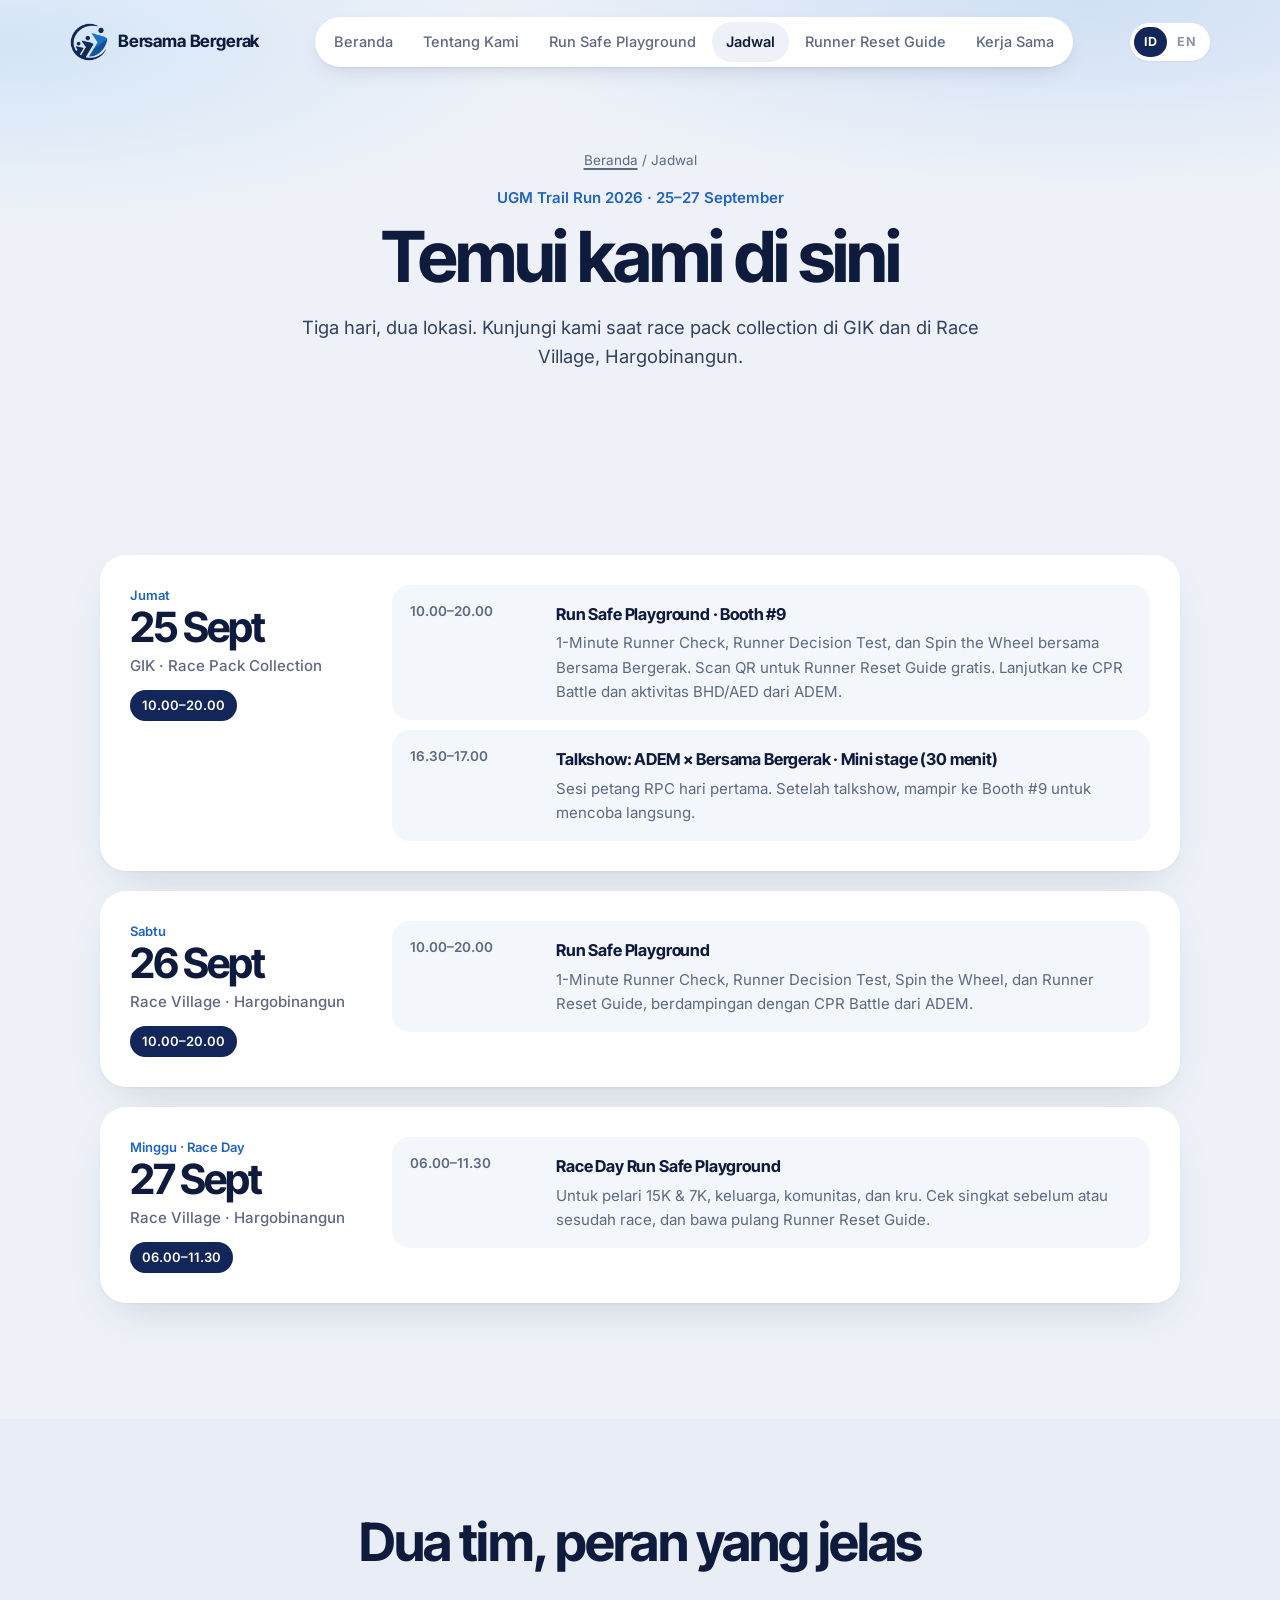
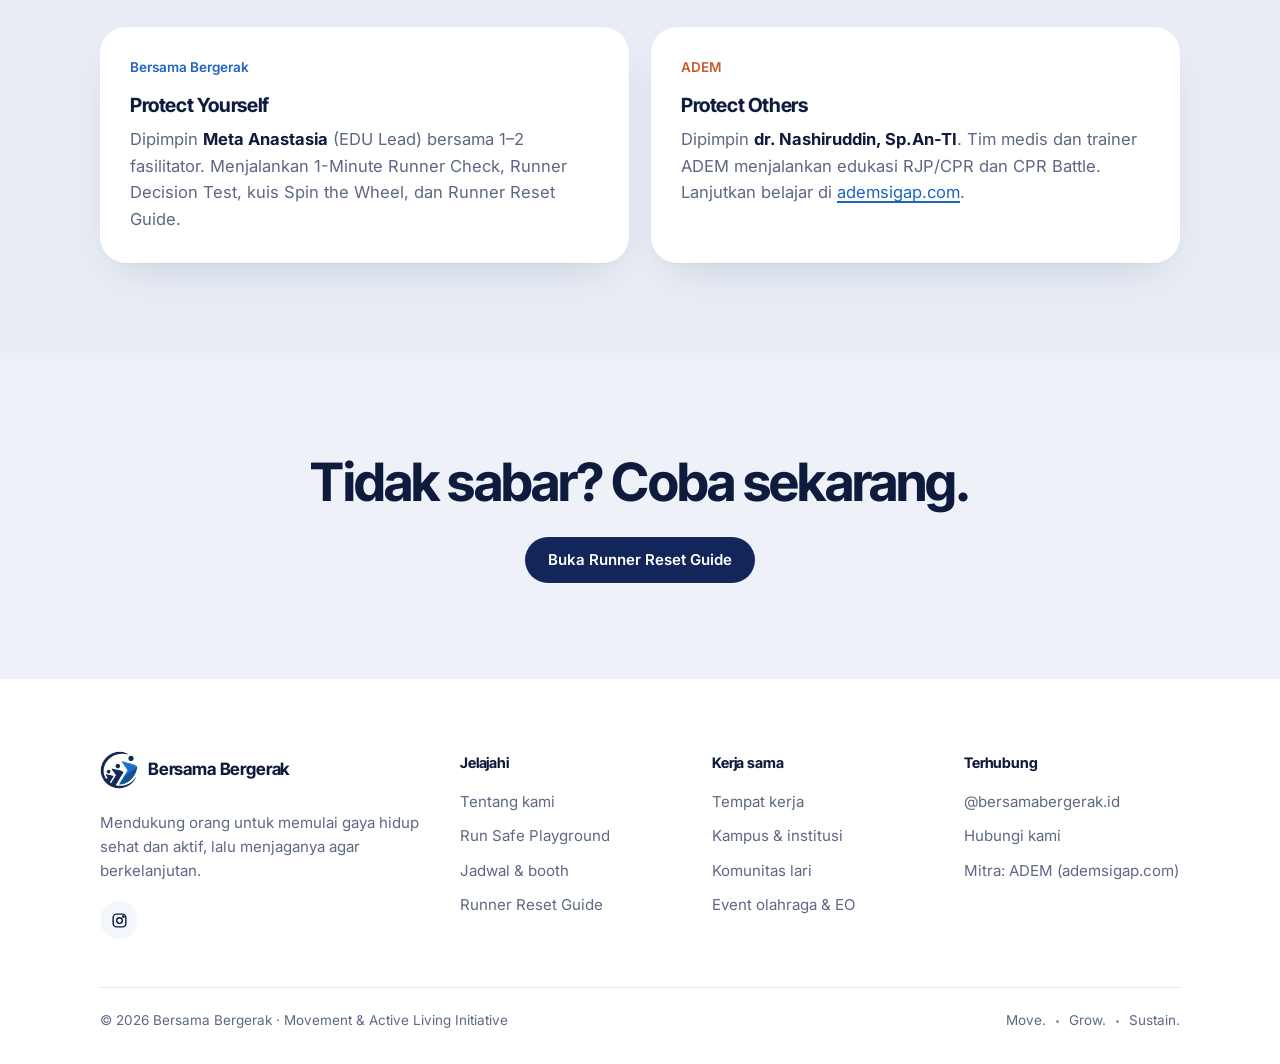
<file: schedule.html>
<!doctype html>
<html lang="id">
<head>
  <meta charset="utf-8">
  <meta name="viewport" content="width=device-width, initial-scale=1">
  <title>Jadwal & Booth · Bersama Bergerak</title>
  <meta name="description" content="Kapan dan di mana menemukan Run Safe Playground Bersama Bergerak × ADEM di UGM Trail Run 2026, 25–27 September.">
  <link rel="alternate" hreflang="id" href="schedule.html">
  <link rel="alternate" hreflang="en" href="en/schedule.html">
  <meta property="og:title" content="Jadwal & Booth · Bersama Bergerak">
  <meta property="og:description" content="Kapan dan di mana menemukan Run Safe Playground Bersama Bergerak × ADEM di UGM Trail Run 2026, 25–27 September.">
  <meta property="og:image" content="assets/img/bersama-bergerak-logo.jpg">
  <meta property="og:locale" content="id_ID">
  <meta name="theme-color" content="#eef2f8">
  <link rel="icon" href="assets/img/logo-mark.png" type="image/png">
  <link rel="preload" href="assets/fonts/inter-tight-normal-latin-7.woff2" as="font" type="font/woff2" crossorigin>
  <link rel="stylesheet" href="assets/css/fonts.css">
  <link rel="stylesheet" href="assets/css/style.css">
</head>
<body>
  <a class="skip-link" href="#main">Langsung ke konten</a>

  <header class="site-header">
    <div class="wrap">
      <a class="brand" href="index.html" aria-label="Bersama Bergerak — beranda">
        <img src="assets/img/logo-mark.png" alt="" width="38" height="38">
        <span class="brand-name">Bersama Bergerak</span>
      </a>
      <nav class="nav" id="site-nav" aria-label="Main">
        <a href="index.html">Beranda</a>
        <a href="about.html">Tentang Kami</a>
        <a href="run-safe-playground.html">Run Safe Playground</a>
        <a href="schedule.html" aria-current="page">Jadwal</a>
        <a href="runner-reset-guide.html">Runner Reset Guide</a>
        <a href="work-with-us.html">Kerja Sama</a>
      </nav>
      <div class="header-actions">
        <a class="lang-switch" href="en/schedule.html" hreflang="en" lang="en" aria-label="English">
          <span class="on">ID</span><span>EN</span>
        </a>
        <button class="nav-toggle" aria-expanded="false" aria-controls="site-nav" aria-label="Buka menu">
          <svg width="20" height="20" viewBox="0 0 24 24" fill="none" stroke="currentColor" stroke-width="2.2" stroke-linecap="round"><path d="M4 7h16M4 12h16M4 17h16"/></svg>
        </button>
      </div>
    </div>
  </header>

  <main id="main">
    <section class="page-hero">
      <div class="wrap">
        <div class="breadcrumb"><a href="index.html">Beranda</a> / Jadwal</div>
        <span class="eyebrow">UGM Trail Run 2026 · 25–27 September</span>
        <h1>Temui kami di sini</h1>
        <p class="lead">Tiga hari, dua lokasi. Kunjungi kami saat race pack collection di GIK dan di Race Village, Hargobinangun.</p>
      </div>
    </section>

    <section>
      <div class="wrap">

        <div class="day">
          <div class="day-date">
            <div class="dow">Jumat</div>
            <div class="num">25 Sept</div>
            <div class="place">GIK · Race Pack Collection</div>
            <div class="hours">10.00–20.00</div>
          </div>
          <div>
            <div class="slot"><time>10.00–20.00</time><div><h4>Run Safe Playground · Booth #9</h4><p>1-Minute Runner Check, Runner Decision Test, dan Spin the Wheel bersama Bersama Bergerak. Scan QR untuk Runner Reset Guide gratis. Lanjutkan ke CPR Battle dan aktivitas BHD/AED dari ADEM.</p></div></div>
            <div class="slot"><time>16.30–17.00</time><div><h4>Talkshow: ADEM × Bersama Bergerak · Mini stage (30 menit)</h4><p>Sesi petang RPC hari pertama. Setelah talkshow, mampir ke Booth #9 untuk mencoba langsung.</p></div></div>
          </div>
        </div>

        <div class="day">
          <div class="day-date">
            <div class="dow">Sabtu</div>
            <div class="num">26 Sept</div>
            <div class="place">Race Village · Hargobinangun</div>
            <div class="hours">10.00–20.00</div>
          </div>
          <div>
            <div class="slot"><time>10.00–20.00</time><div><h4>Run Safe Playground</h4><p>1-Minute Runner Check, Runner Decision Test, Spin the Wheel, dan Runner Reset Guide, berdampingan dengan CPR Battle dari ADEM.</p></div></div>
          </div>
        </div>

        <div class="day">
          <div class="day-date">
            <div class="dow">Minggu · Race Day</div>
            <div class="num">27 Sept</div>
            <div class="place">Race Village · Hargobinangun</div>
            <div class="hours">06.00–11.30</div>
          </div>
          <div>
            <div class="slot"><time>06.00–11.30</time><div><h4>Race Day Run Safe Playground</h4><p>Untuk pelari 15K &amp; 7K, keluarga, komunitas, dan kru. Cek singkat sebelum atau sesudah race, dan bawa pulang Runner Reset Guide.</p></div></div>
          </div>
        </div>

      </div>
    </section>

    <section class="section-sand">
      <div class="wrap">
        <div class="section-head">
          <h2>Dua tim, peran yang jelas</h2>
        </div>
        <div class="grid grid-2">
          <div class="card card-accent">
            <span class="tag">Bersama Bergerak</span>
            <h3>Protect Yourself</h3>
            <p>Dipimpin <strong>Meta Anastasia</strong> (EDU Lead) bersama 1–2 fasilitator. Menjalankan 1-Minute Runner Check, Runner Decision Test, kuis Spin the Wheel, dan Runner Reset Guide.</p>
          </div>
          <div class="card card-accent-coral">
            <span class="tag tag-coral">ADEM</span>
            <h3>Protect Others</h3>
            <p>Dipimpin <strong>dr. Nashiruddin, Sp.An-TI</strong>. Tim medis dan trainer ADEM menjalankan edukasi RJP/CPR dan CPR Battle. Lanjutkan belajar di <a href="https://ademsigap.com" target="_blank" rel="noopener">ademsigap.com</a>.</p>
          </div>
        </div>
      </div>
    </section>

    <section class="cta-band">
      <div class="wrap">
        <h2>Tidak sabar? Coba sekarang.</h2>
        <div class="btn-row" style="justify-content:center">
          <a class="btn" href="runner-reset-guide.html">Buka Runner Reset Guide</a>
        </div>
      </div>
    </section>
  </main>

  <footer class="site-footer">
    <div class="wrap">
      <div class="footer-grid">
        <div>
          <a class="brand" href="index.html" aria-label="Bersama Bergerak — beranda">
            <img src="assets/img/logo-mark.png" alt="" width="38" height="38">
            <span class="brand-name">Bersama Bergerak</span>
          </a>
          <p>Mendukung orang untuk memulai gaya hidup sehat dan aktif, lalu menjaganya agar berkelanjutan.</p>
          <div class="social">
            <a href="https://instagram.com/bersamabergerak.id" aria-label="Instagram @bersamabergerak.id" rel="noopener" target="_blank">
              <svg width="17" height="17" viewBox="0 0 24 24" fill="none" stroke="currentColor" stroke-width="2"><rect x="3" y="3" width="18" height="18" rx="5"/><circle cx="12" cy="12" r="4"/><circle cx="17.5" cy="6.5" r="1" fill="currentColor"/></svg>
            </a>
          </div>
        </div>
        <div>
          <h4>Jelajahi</h4>
          <ul>
            <li><a href="about.html">Tentang kami</a></li>
            <li><a href="run-safe-playground.html">Run Safe Playground</a></li>
            <li><a href="schedule.html">Jadwal &amp; booth</a></li>
            <li><a href="runner-reset-guide.html">Runner Reset Guide</a></li>
          </ul>
        </div>
        <div>
          <h4>Kerja sama</h4>
          <ul>
            <li><a href="work-with-us.html#audiences">Tempat kerja</a></li>
            <li><a href="work-with-us.html#audiences">Kampus &amp; institusi</a></li>
            <li><a href="work-with-us.html#audiences">Komunitas lari</a></li>
            <li><a href="work-with-us.html#audiences">Event olahraga &amp; EO</a></li>
          </ul>
        </div>
        <div>
          <h4>Terhubung</h4>
          <ul>
            <li><a href="https://instagram.com/bersamabergerak.id" target="_blank" rel="noopener">@bersamabergerak.id</a></li>
            <li><a href="work-with-us.html#talk">Hubungi kami</a></li>
            <li><a href="https://ademsigap.com" target="_blank" rel="noopener">Mitra: ADEM (ademsigap.com)</a></li>
          </ul>
        </div>
      </div>
      <div class="footer-bottom">
        <span>&copy; <span id="year">2026</span> Bersama Bergerak · Movement &amp; Active Living Initiative</span>
        <span class="dots">Move.<i></i>Grow.<i></i>Sustain.</span>
      </div>
    </div>
  </footer>

  <script src="assets/js/main.js"></script>
</body>
</html>
</file>
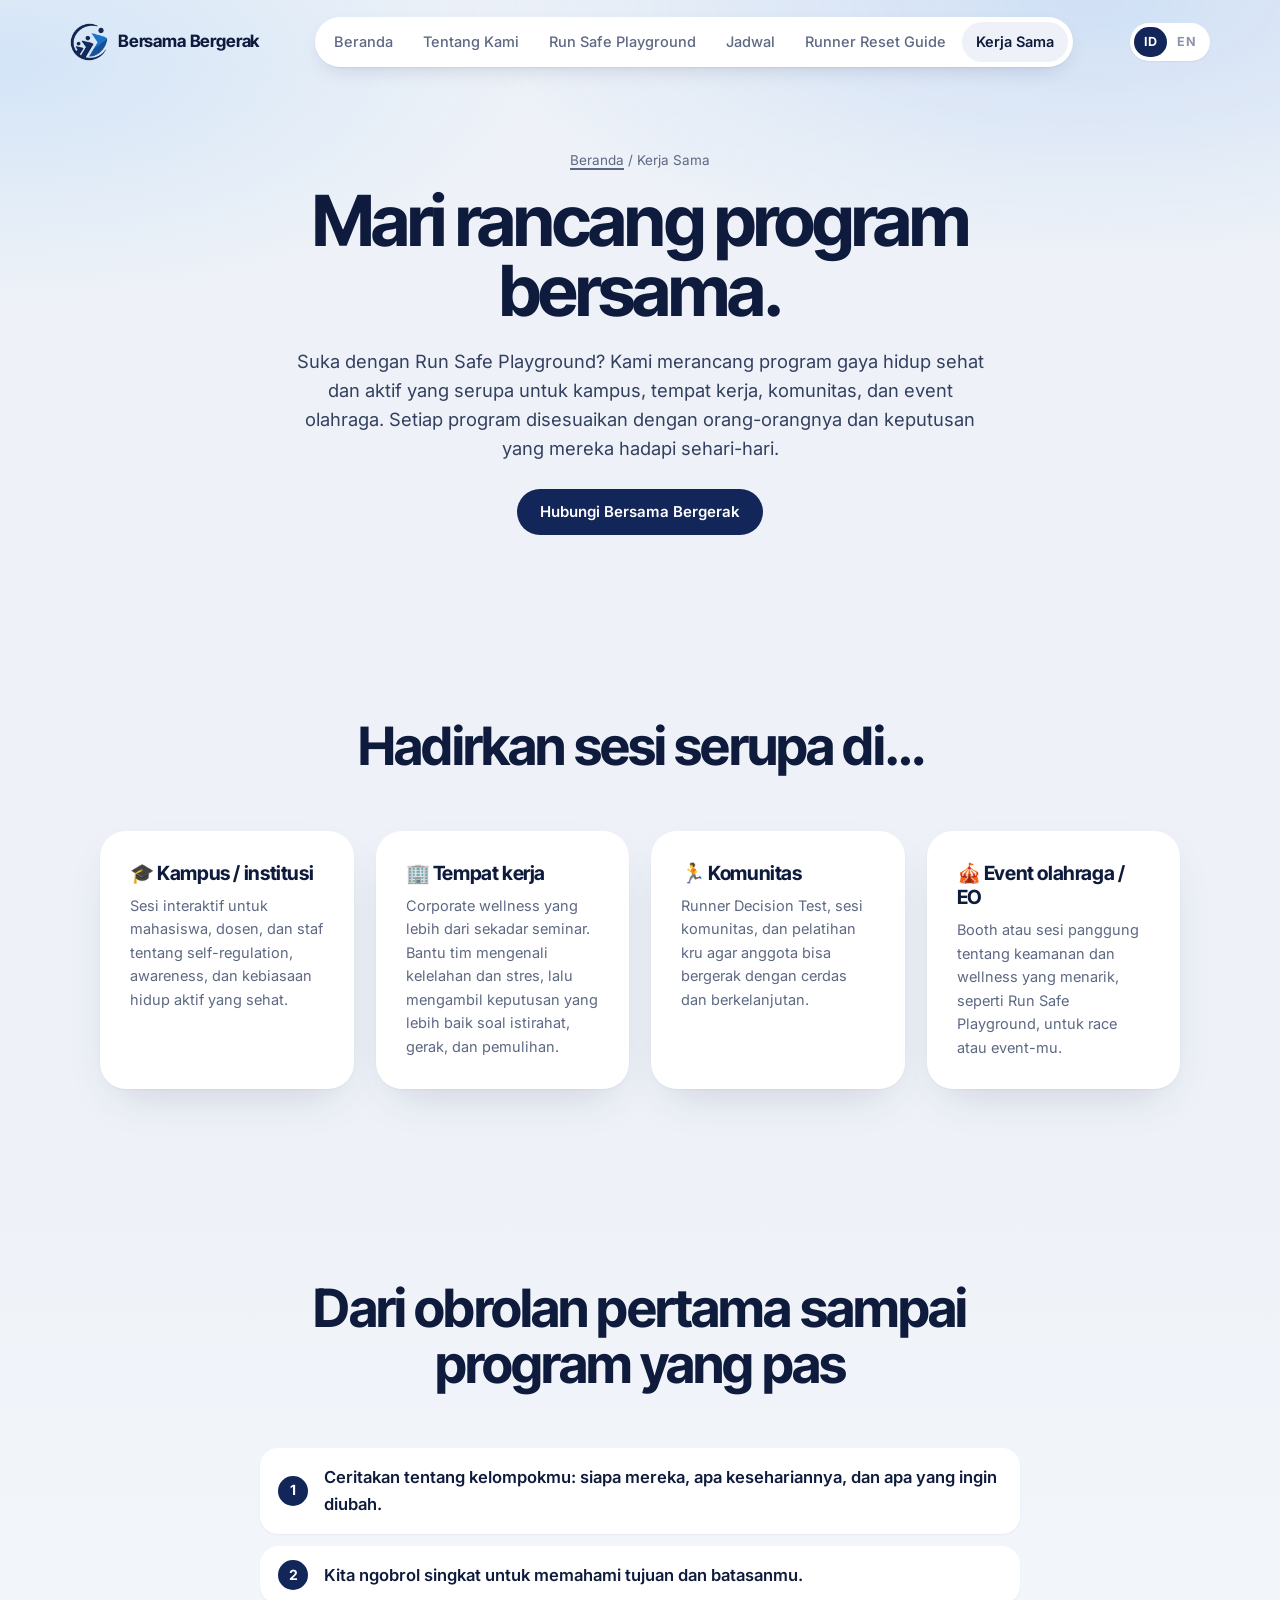
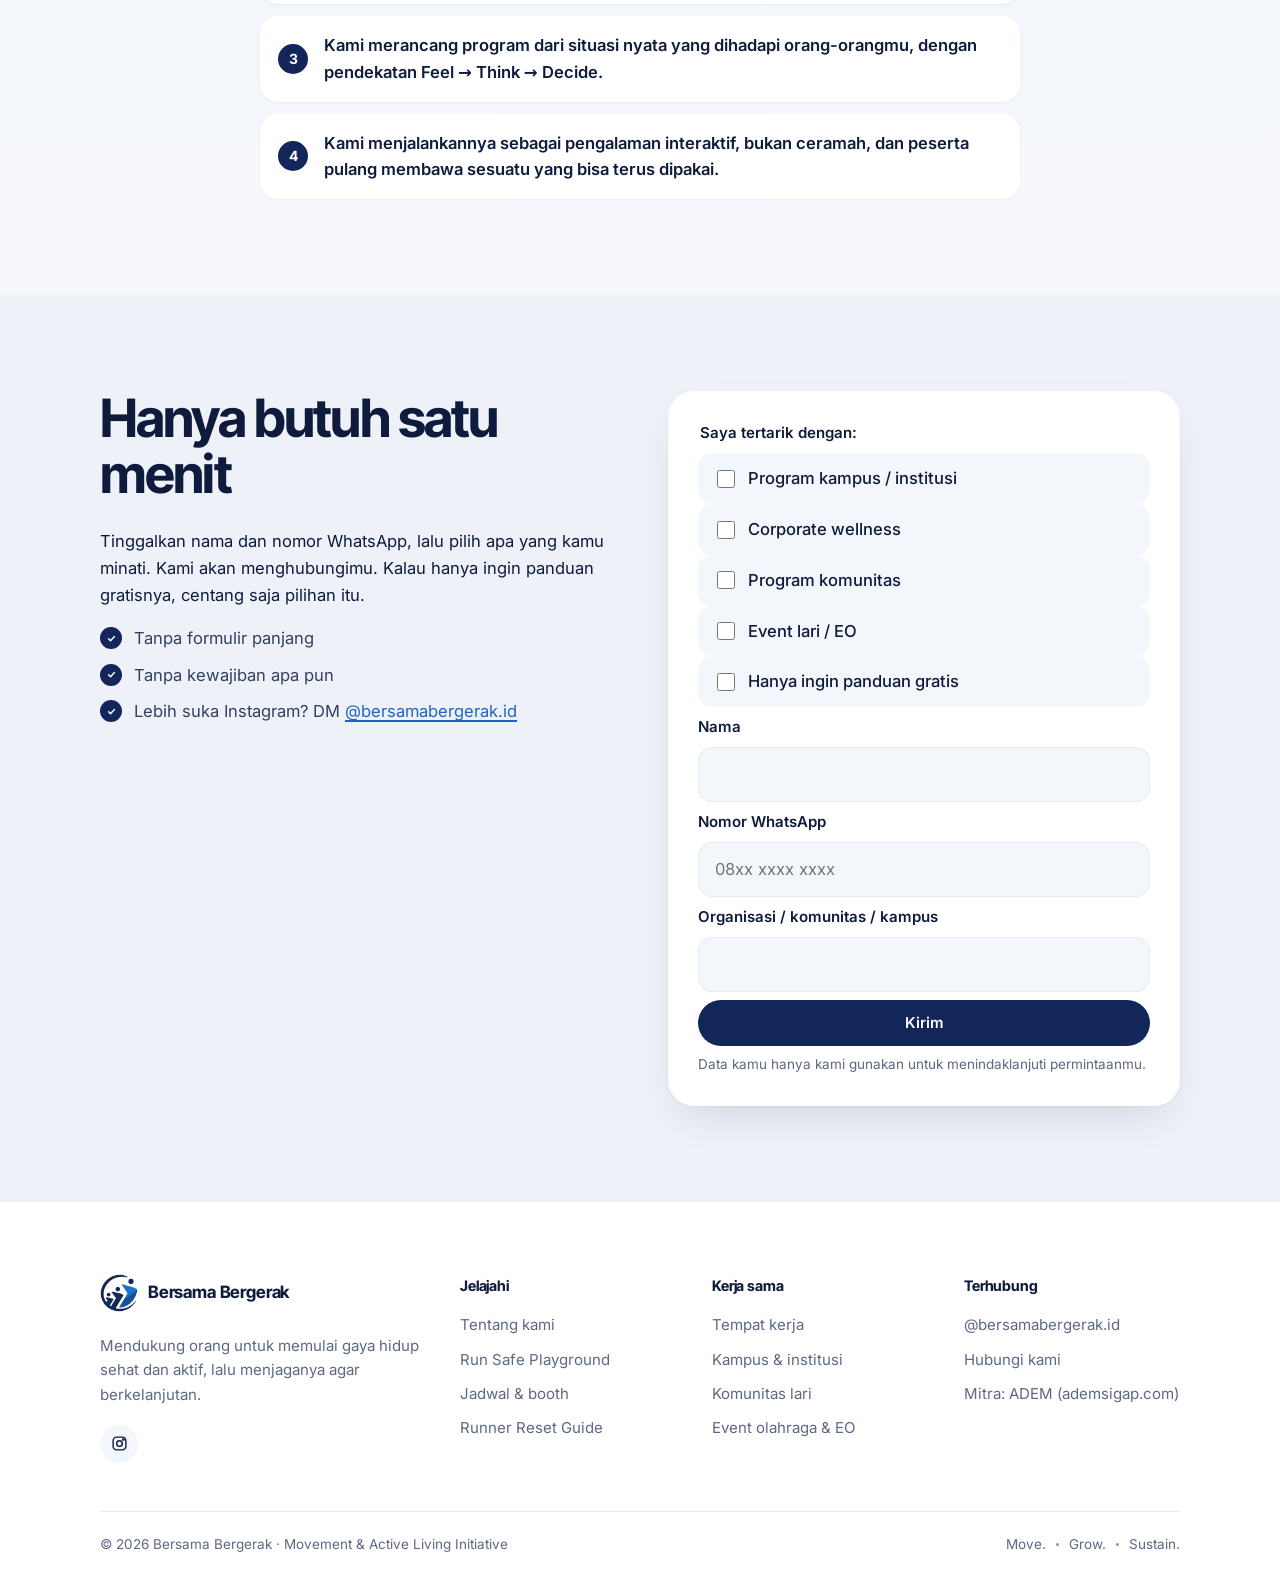
<file: work-with-us.html>
<!doctype html>
<html lang="id">
<head>
  <meta charset="utf-8">
  <meta name="viewport" content="width=device-width, initial-scale=1">
  <title>Kerja Sama · Bersama Bergerak</title>
  <meta name="description" content="Hadirkan program Bersama Bergerak di kampus, tempat kerja, komunitas, atau event olahragamu.">
  <link rel="alternate" hreflang="id" href="work-with-us.html">
  <link rel="alternate" hreflang="en" href="en/work-with-us.html">
  <meta property="og:title" content="Kerja Sama · Bersama Bergerak">
  <meta property="og:description" content="Hadirkan program Bersama Bergerak di kampus, tempat kerja, komunitas, atau event olahragamu.">
  <meta property="og:image" content="assets/img/bersama-bergerak-logo.jpg">
  <meta property="og:locale" content="id_ID">
  <meta name="theme-color" content="#eef2f8">
  <link rel="icon" href="assets/img/logo-mark.png" type="image/png">
  <link rel="preload" href="assets/fonts/inter-tight-normal-latin-7.woff2" as="font" type="font/woff2" crossorigin>
  <link rel="stylesheet" href="assets/css/fonts.css">
  <link rel="stylesheet" href="assets/css/style.css">
</head>
<body>
  <a class="skip-link" href="#main">Langsung ke konten</a>

  <header class="site-header">
    <div class="wrap">
      <a class="brand" href="index.html" aria-label="Bersama Bergerak — beranda">
        <img src="assets/img/logo-mark.png" alt="" width="38" height="38">
        <span class="brand-name">Bersama Bergerak</span>
      </a>
      <nav class="nav" id="site-nav" aria-label="Main">
        <a href="index.html">Beranda</a>
        <a href="about.html">Tentang Kami</a>
        <a href="run-safe-playground.html">Run Safe Playground</a>
        <a href="schedule.html">Jadwal</a>
        <a href="runner-reset-guide.html">Runner Reset Guide</a>
        <a href="work-with-us.html" aria-current="page">Kerja Sama</a>
      </nav>
      <div class="header-actions">
        <a class="lang-switch" href="en/work-with-us.html" hreflang="en" lang="en" aria-label="English">
          <span class="on">ID</span><span>EN</span>
        </a>
        <button class="nav-toggle" aria-expanded="false" aria-controls="site-nav" aria-label="Buka menu">
          <svg width="20" height="20" viewBox="0 0 24 24" fill="none" stroke="currentColor" stroke-width="2.2" stroke-linecap="round"><path d="M4 7h16M4 12h16M4 17h16"/></svg>
        </button>
      </div>
    </div>
  </header>

  <main id="main">
    <section class="page-hero">
      <div class="wrap">
        <div class="breadcrumb"><a href="index.html">Beranda</a> / Kerja Sama</div>
        <h1>Mari rancang program bersama.</h1>
        <p class="lead">Suka dengan Run Safe Playground? Kami merancang program gaya hidup sehat dan aktif yang serupa untuk kampus, tempat kerja, komunitas, dan event olahraga. Setiap program disesuaikan dengan orang-orangnya dan keputusan yang mereka hadapi sehari-hari.</p>
        <div class="btn-row">
          <a class="btn" href="#talk">Hubungi Bersama Bergerak</a>
        </div>
      </div>
    </section>

    <section id="audiences">
      <div class="wrap">
        <div class="section-head">
          <h2>Hadirkan sesi serupa di…</h2>
        </div>
        <div class="grid grid-4">
          <div class="card card-accent">
            <h3>🎓 Kampus / institusi</h3>
            <p class="small">Sesi interaktif untuk mahasiswa, dosen, dan staf tentang self-regulation, awareness, dan kebiasaan hidup aktif yang sehat.</p>
          </div>
          <div class="card card-accent">
            <h3>🏢 Tempat kerja</h3>
            <p class="small">Corporate wellness yang lebih dari sekadar seminar. Bantu tim mengenali kelelahan dan stres, lalu mengambil keputusan yang lebih baik soal istirahat, gerak, dan pemulihan.</p>
          </div>
          <div class="card card-accent">
            <h3>🏃 Komunitas</h3>
            <p class="small">Runner Decision Test, sesi komunitas, dan pelatihan kru agar anggota bisa bergerak dengan cerdas dan berkelanjutan.</p>
          </div>
          <div class="card card-accent">
            <h3>🎪 Event olahraga / EO</h3>
            <p class="small">Booth atau sesi panggung tentang keamanan dan wellness yang menarik, seperti Run Safe Playground, untuk race atau event-mu.</p>
          </div>
        </div>
      </div>
    </section>

    <section class="section-tint">
      <div class="wrap">
        <div class="section-head">
          <h2>Dari obrolan pertama sampai program yang pas</h2>
        </div>
        <ol class="steps maxw mx-auto">
          <li>Ceritakan tentang kelompokmu: siapa mereka, apa kesehariannya, dan apa yang ingin diubah.</li>
          <li>Kita ngobrol singkat untuk memahami tujuan dan batasanmu.</li>
          <li>Kami merancang program dari situasi nyata yang dihadapi orang-orangmu, dengan pendekatan Feel → Think → Decide.</li>
          <li>Kami menjalankannya sebagai pengalaman interaktif, bukan ceramah, dan peserta pulang membawa sesuatu yang bisa terus dipakai.</li>
        </ol>
      </div>
    </section>

    <section id="talk">
      <div class="wrap split top">
        <div>
          <h2>Hanya butuh satu menit</h2>
          <p>Tinggalkan nama dan nomor WhatsApp, lalu pilih apa yang kamu minati. Kami akan menghubungimu. Kalau hanya ingin panduan gratisnya, centang saja pilihan itu.</p>
          <ul class="check">
            <li>Tanpa formulir panjang</li>
            <li>Tanpa kewajiban apa pun</li>
            <li>Lebih suka Instagram? DM <a href="https://instagram.com/bersamabergerak.id" target="_blank" rel="noopener">@bersamabergerak.id</a></li>
          </ul>
        </div>
        <div class="card">
          <form id="lead-form" class="form" data-whatsapp="6289627609295" novalidate>
            <fieldset>
              <legend>Saya tertarik dengan:</legend>
              <label class="choice"><input type="checkbox" name="interest" value="Program kampus / institusi"> Program kampus / institusi</label>
              <label class="choice"><input type="checkbox" name="interest" value="Corporate wellness"> Corporate wellness</label>
              <label class="choice"><input type="checkbox" name="interest" value="Program komunitas"> Program komunitas</label>
              <label class="choice"><input type="checkbox" name="interest" value="Event lari / EO"> Event lari / EO</label>
              <label class="choice"><input type="checkbox" name="interest" value="Panduan gratis saja"> Hanya ingin panduan gratis</label>
            </fieldset>
            <div>
              <label class="lbl" for="lf-name">Nama</label>
              <input id="lf-name" name="name" type="text" autocomplete="name" required>
            </div>
            <div>
              <label class="lbl" for="lf-wa">Nomor WhatsApp</label>
              <input id="lf-wa" name="whatsapp" type="tel" autocomplete="tel" inputmode="tel" placeholder="08xx xxxx xxxx" required>
            </div>
            <div>
              <label class="lbl" for="lf-org">Organisasi / komunitas / kampus</label>
              <input id="lf-org" name="org" type="text" autocomplete="organization">
            </div>
            <button class="btn" type="submit">Kirim</button>
            <p class="form-note mb-0">Data kamu hanya kami gunakan untuk menindaklanjuti permintaanmu.</p>
          </form>
          <div id="lead-success" class="form-success" tabindex="-1" hidden>
            <h3>Terima kasih!</h3>
            <p>Berikut yang kamu kirimkan. Kalau WhatsApp tidak terbuka, kirim pesan ini ke <a href="https://instagram.com/bersamabergerak.id" target="_blank" rel="noopener">@bersamabergerak.id</a> di Instagram dan kami akan menindaklanjutinya.</p>
            <pre id="lead-summary" style="white-space:pre-wrap;font-family:inherit;font-size:14.5px;background:#fff;border-radius:10px;padding:14px;margin:0 0 14px"></pre>
            <a class="btn btn-sm" href="runner-reset-guide.html">Buka Runner Reset Guide</a>
          </div>
        </div>
      </div>
    </section>
  </main>

  <footer class="site-footer">
    <div class="wrap">
      <div class="footer-grid">
        <div>
          <a class="brand" href="index.html" aria-label="Bersama Bergerak — beranda">
            <img src="assets/img/logo-mark.png" alt="" width="38" height="38">
            <span class="brand-name">Bersama Bergerak</span>
          </a>
          <p>Mendukung orang untuk memulai gaya hidup sehat dan aktif, lalu menjaganya agar berkelanjutan.</p>
          <div class="social">
            <a href="https://instagram.com/bersamabergerak.id" aria-label="Instagram @bersamabergerak.id" rel="noopener" target="_blank">
              <svg width="17" height="17" viewBox="0 0 24 24" fill="none" stroke="currentColor" stroke-width="2"><rect x="3" y="3" width="18" height="18" rx="5"/><circle cx="12" cy="12" r="4"/><circle cx="17.5" cy="6.5" r="1" fill="currentColor"/></svg>
            </a>
          </div>
        </div>
        <div>
          <h4>Jelajahi</h4>
          <ul>
            <li><a href="about.html">Tentang kami</a></li>
            <li><a href="run-safe-playground.html">Run Safe Playground</a></li>
            <li><a href="schedule.html">Jadwal &amp; booth</a></li>
            <li><a href="runner-reset-guide.html">Runner Reset Guide</a></li>
          </ul>
        </div>
        <div>
          <h4>Kerja sama</h4>
          <ul>
            <li><a href="work-with-us.html#audiences">Tempat kerja</a></li>
            <li><a href="work-with-us.html#audiences">Kampus &amp; institusi</a></li>
            <li><a href="work-with-us.html#audiences">Komunitas lari</a></li>
            <li><a href="work-with-us.html#audiences">Event olahraga &amp; EO</a></li>
          </ul>
        </div>
        <div>
          <h4>Terhubung</h4>
          <ul>
            <li><a href="https://instagram.com/bersamabergerak.id" target="_blank" rel="noopener">@bersamabergerak.id</a></li>
            <li><a href="work-with-us.html#talk">Hubungi kami</a></li>
            <li><a href="https://ademsigap.com" target="_blank" rel="noopener">Mitra: ADEM (ademsigap.com)</a></li>
          </ul>
        </div>
      </div>
      <div class="footer-bottom">
        <span>&copy; <span id="year">2026</span> Bersama Bergerak · Movement &amp; Active Living Initiative</span>
        <span class="dots">Move.<i></i>Grow.<i></i>Sustain.</span>
      </div>
    </div>
  </footer>

  <script src="assets/js/main.js"></script>
</body>
</html>
</file>
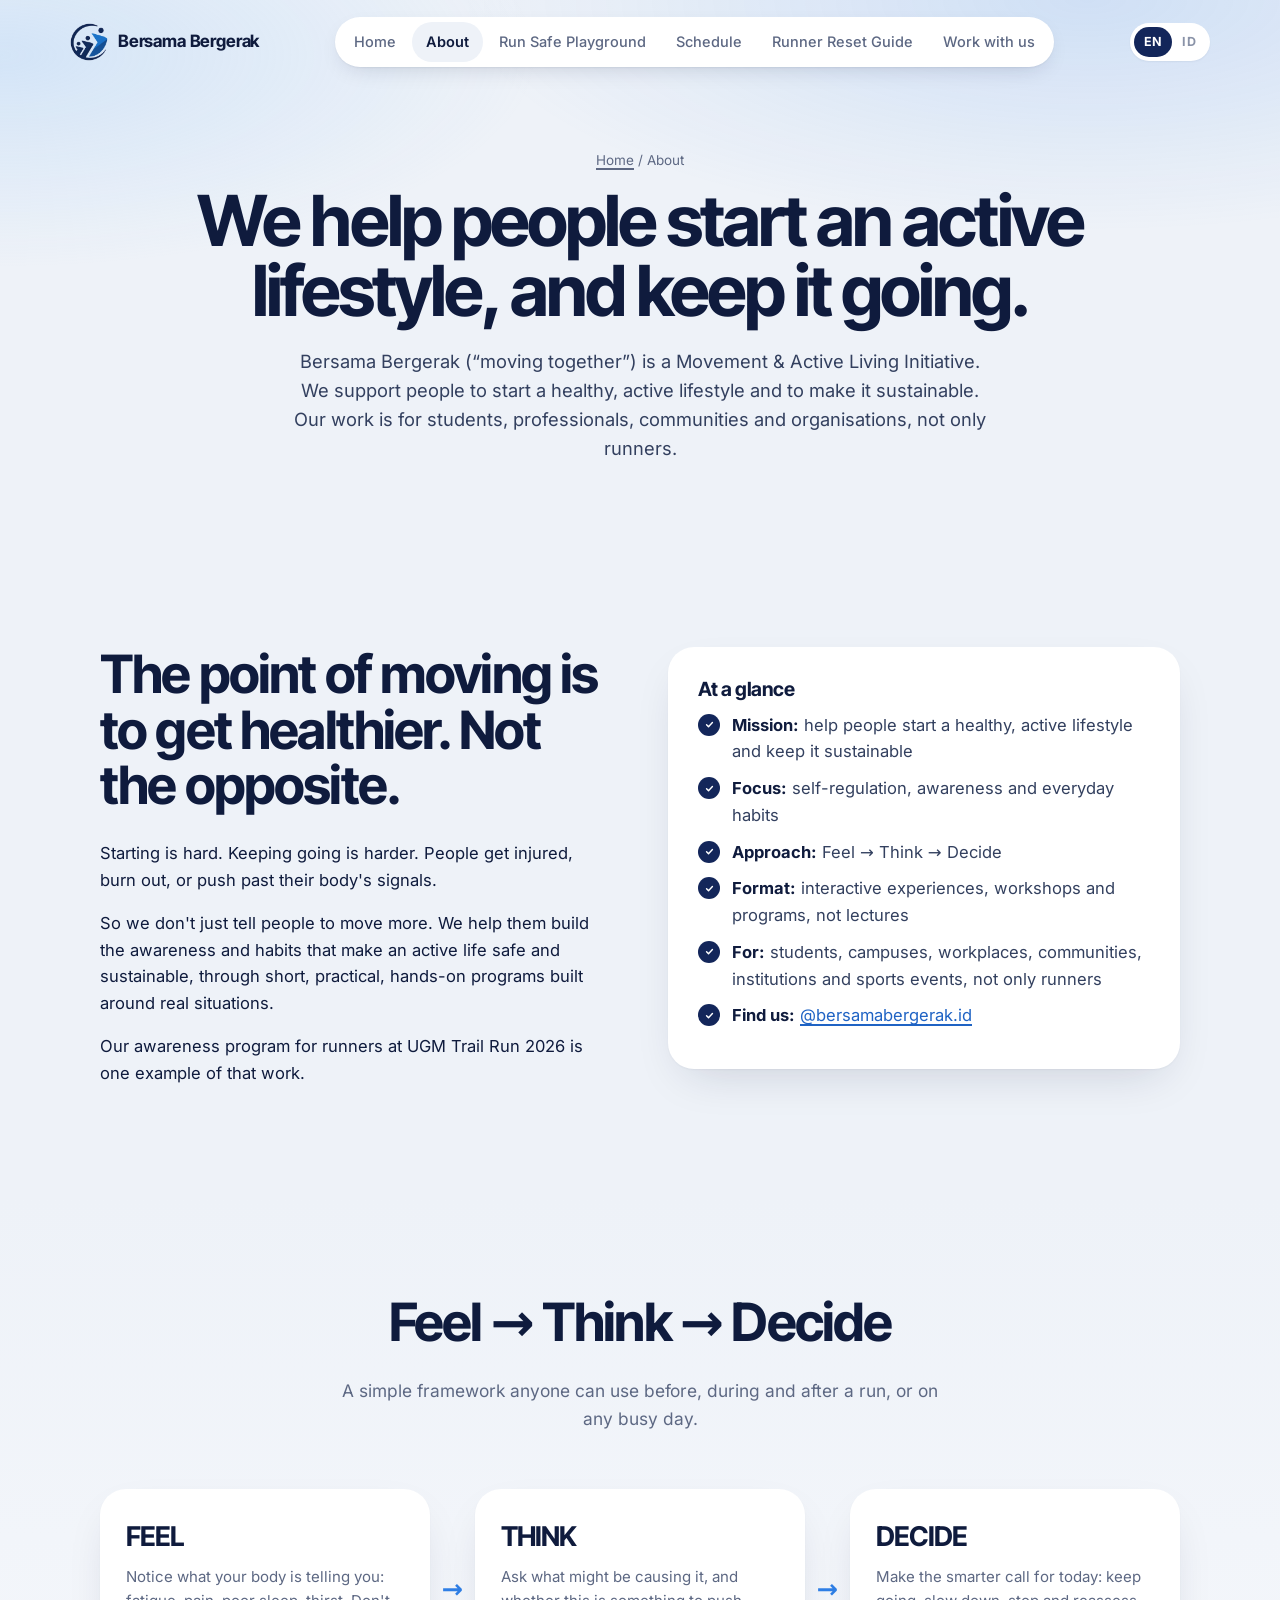
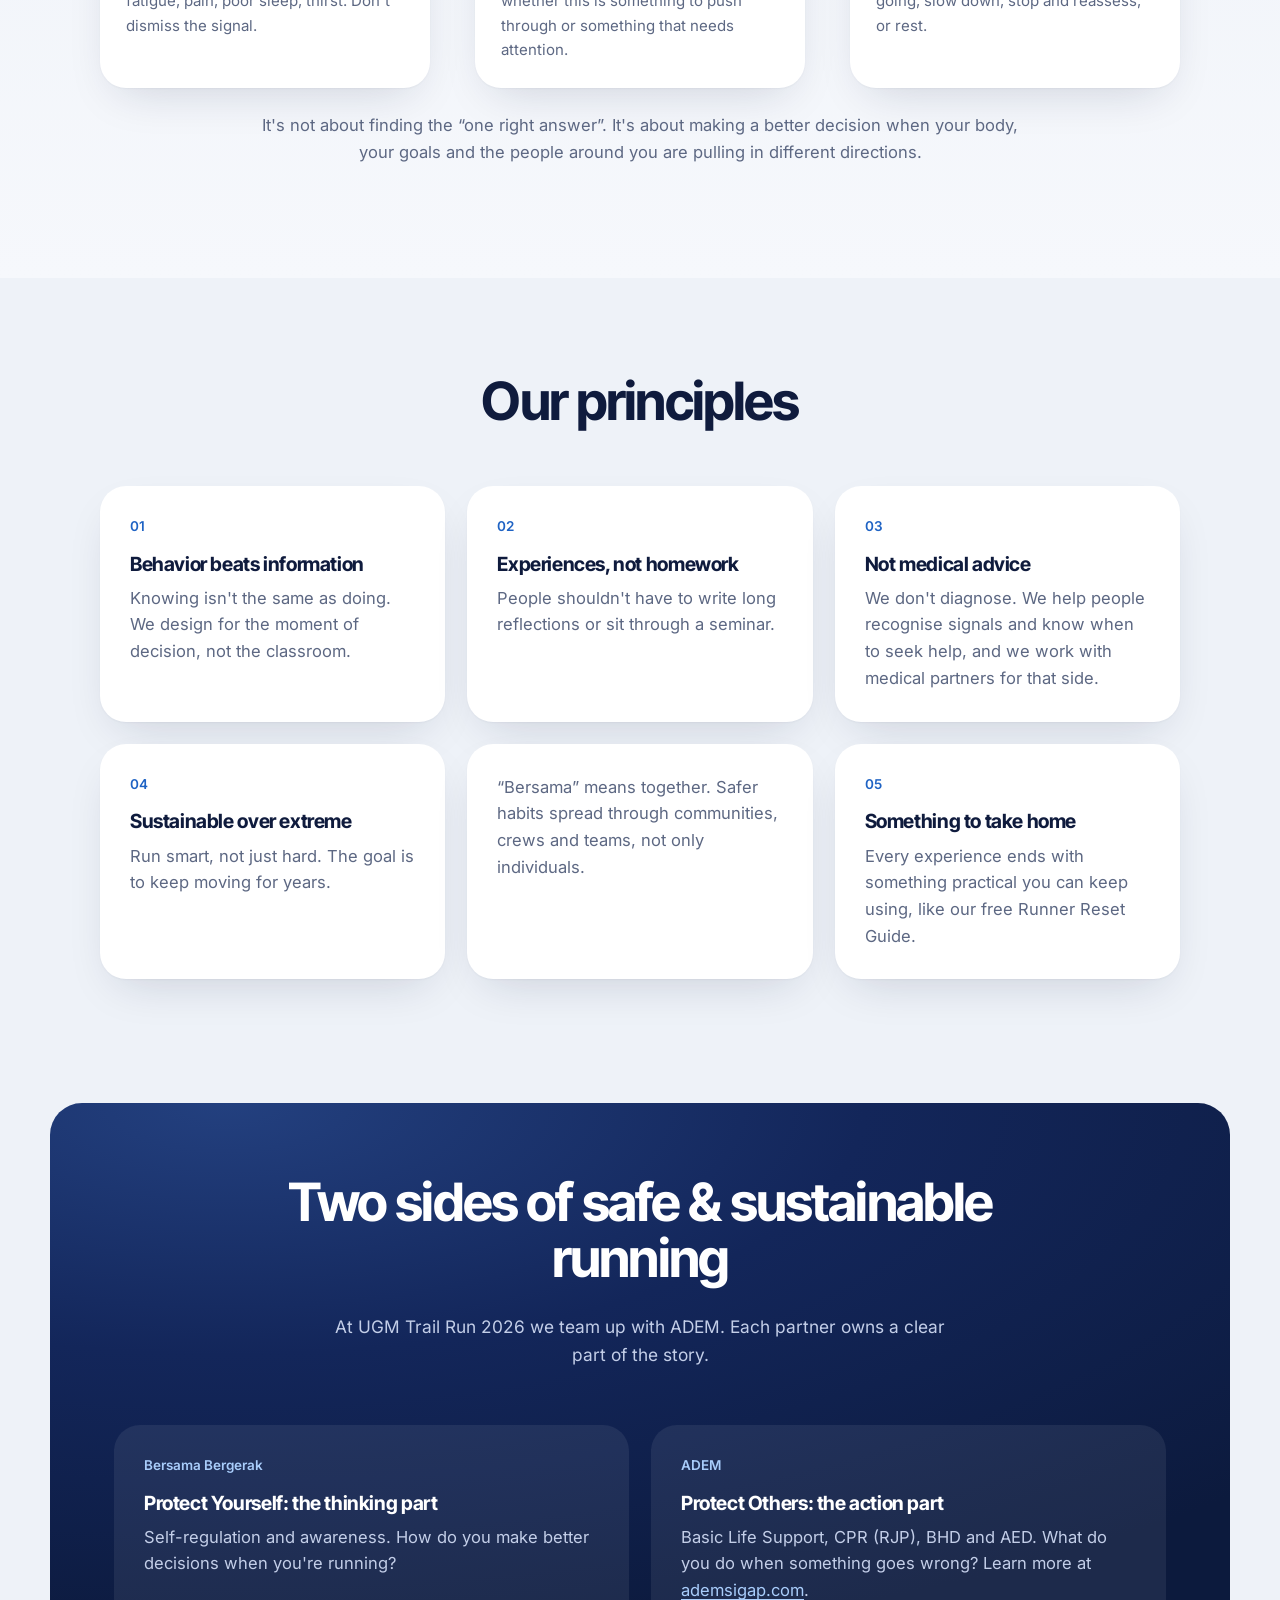
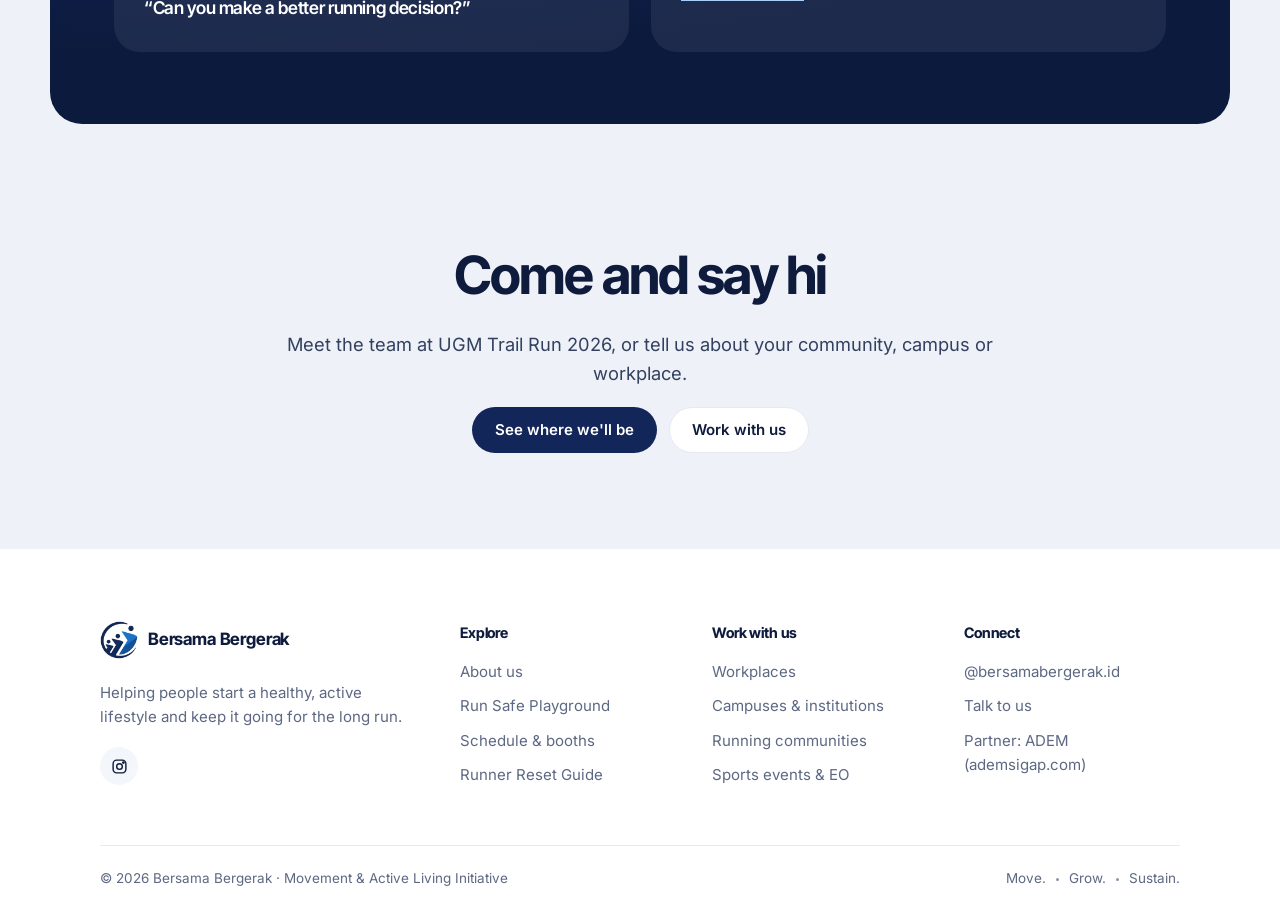
<file: en/about.html>
<!doctype html>
<html lang="en">
<head>
  <meta charset="utf-8">
  <meta name="viewport" content="width=device-width, initial-scale=1">
  <title>About · Bersama Bergerak</title>
  <meta name="description" content="Bersama Bergerak helps people start a healthy, active lifestyle and make it sustainable. Who we are, what we believe and how we work.">
  <link rel="alternate" hreflang="id" href="../about.html">
  <link rel="alternate" hreflang="en" href="about.html">
  <meta property="og:title" content="About · Bersama Bergerak">
  <meta property="og:description" content="Bersama Bergerak helps people start a healthy, active lifestyle and make it sustainable. Who we are, what we believe and how we work.">
  <meta property="og:image" content="../assets/img/bersama-bergerak-logo.jpg">
  <meta property="og:locale" content="en_US">
  <meta name="theme-color" content="#eef2f8">
  <link rel="icon" href="../assets/img/logo-mark.png" type="image/png">
  <link rel="preload" href="../assets/fonts/inter-tight-normal-latin-7.woff2" as="font" type="font/woff2" crossorigin>
  <link rel="stylesheet" href="../assets/css/fonts.css">
  <link rel="stylesheet" href="../assets/css/style.css">
</head>
<body>
  <a class="skip-link" href="#main">Skip to content</a>

  <header class="site-header">
    <div class="wrap">
      <a class="brand" href="index.html" aria-label="Bersama Bergerak — home">
        <img src="../assets/img/logo-mark.png" alt="" width="38" height="38">
        <span class="brand-name">Bersama Bergerak</span>
      </a>
      <nav class="nav" id="site-nav" aria-label="Main">
        <a href="index.html">Home</a>
        <a href="about.html" aria-current="page">About</a>
        <a href="run-safe-playground.html">Run Safe Playground</a>
        <a href="schedule.html">Schedule</a>
        <a href="runner-reset-guide.html">Runner Reset Guide</a>
        <a href="work-with-us.html">Work with us</a>
      </nav>
      <div class="header-actions">
        <a class="lang-switch" href="../about.html" hreflang="id" lang="id" aria-label="Bahasa Indonesia">
          <span class="on">EN</span><span>ID</span>
        </a>
        <button class="nav-toggle" aria-expanded="false" aria-controls="site-nav" aria-label="Open menu">
          <svg width="20" height="20" viewBox="0 0 24 24" fill="none" stroke="currentColor" stroke-width="2.2" stroke-linecap="round"><path d="M4 7h16M4 12h16M4 17h16"/></svg>
        </button>
      </div>
    </div>
  </header>

  <main id="main">
    <section class="page-hero">
      <div class="wrap">
        <div class="breadcrumb"><a href="index.html">Home</a> / About</div>
        <h1>We help people start an active lifestyle, and keep it going.</h1>
        <p class="lead">Bersama Bergerak (“moving together”) is a Movement &amp; Active Living Initiative. We support people to start a healthy, active lifestyle and to make it sustainable. Our work is for students, professionals, communities and organisations, not only runners.</p>
      </div>
    </section>

    <section>
      <div class="wrap split top">
        <div>
          <h2>The point of moving is to get healthier. Not the opposite.</h2>
          <p>Starting is hard. Keeping going is harder. People get injured, burn out, or push past their body's signals.</p>
          <p>So we don't just tell people to move more. We help them build the awareness and habits that make an active life safe and sustainable, through short, practical, hands-on programs built around real situations.</p>
          <p>Our awareness program for runners at UGM Trail Run 2026 is one example of that work.</p>
        </div>
        <div class="card card-accent">
          <h3>At a glance</h3>
          <ul class="check">
            <li><strong>Mission:</strong> help people start a healthy, active lifestyle and keep it sustainable</li>
            <li><strong>Focus:</strong> self-regulation, awareness and everyday habits</li>
            <li><strong>Approach:</strong> Feel → Think → Decide</li>
            <li><strong>Format:</strong> interactive experiences, workshops and programs, not lectures</li>
            <li><strong>For:</strong> students, campuses, workplaces, communities, institutions and sports events, not only runners</li>
            <li><strong>Find us:</strong> <a href="https://instagram.com/bersamabergerak.id" target="_blank" rel="noopener">@bersamabergerak.id</a></li>
          </ul>
        </div>
      </div>
    </section>

    <section class="section-tint">
      <div class="wrap">
        <div class="section-head">
          <h2>Feel → Think → Decide</h2>
          <p>A simple framework anyone can use before, during and after a run, or on any busy day.</p>
        </div>
        <div class="ftd">
          <div class="step"><b>FEEL</b><p>Notice what your body is telling you: fatigue, pain, poor sleep, thirst. Don't dismiss the signal.</p></div>
          <div class="arrow" aria-hidden="true">→</div>
          <div class="step"><b>THINK</b><p>Ask what might be causing it, and whether this is something to push through or something that needs attention.</p></div>
          <div class="arrow" aria-hidden="true">→</div>
          <div class="step"><b>DECIDE</b><p>Make the smarter call for today: keep going, slow down, stop and reassess, or rest.</p></div>
        </div>
        <p class="center muted mt-2 maxw mx-auto">It's not about finding the “one right answer”. It's about making a better decision when your body, your goals and the people around you are pulling in different directions.</p>
      </div>
    </section>

    <section>
      <div class="wrap">
        <div class="section-head">
          <h2>Our principles</h2>
        </div>
        <div class="grid grid-3">
          <div class="card">
            <span class="tag">01</span>
            <h3>Behavior beats information</h3>
            <p>Knowing isn't the same as doing. We design for the moment of decision, not the classroom.</p>
          </div>
          <div class="card">
            <span class="tag">02</span>
            <h3>Experiences, not homework</h3>
            <p>People shouldn't have to write long reflections or sit through a seminar.</p>
          </div>
          <div class="card">
            <span class="tag">03</span>
            <h3>Not medical advice</h3>
            <p>We don't diagnose. We help people recognise signals and know when to seek help, and we work with medical partners for that side.</p>
          </div>
          <div class="card">
            <span class="tag">04</span>
            <h3>Sustainable over extreme</h3>
            <p>Run smart, not just hard. The goal is to keep moving for years.</p>
          </div>
          <div class="card">
            <p>“Bersama” means together. Safer habits spread through communities, crews and teams, not only individuals.</p>
          </div>
          <div class="card">
            <span class="tag">05</span>
            <h3>Something to take home</h3>
            <p>Every experience ends with something practical you can keep using, like our free Runner Reset Guide.</p>
          </div>
        </div>
      </div>
    </section>

    <section class="section-navy">
      <div class="wrap">
        <div class="section-head">
          <h2>Two sides of safe &amp; sustainable running</h2>
          <p>At UGM Trail Run 2026 we team up with ADEM. Each partner owns a clear part of the story.</p>
        </div>
        <div class="grid grid-2">
          <div class="card card-dark">
            <span class="tag tag-blue">Bersama Bergerak</span>
            <h3>Protect Yourself: the thinking part</h3>
            <p>Self-regulation and awareness. How do you make better decisions when you're running?</p>
            <p class="card-punch">“Can you make a better running decision?”</p>
          </div>
          <div class="card card-dark">
            <span class="tag tag-coral">ADEM</span>
            <h3>Protect Others: the action part</h3>
            <p>Basic Life Support, CPR (RJP), BHD and AED. What do you do when something goes wrong? Learn more at <a href="https://ademsigap.com" target="_blank" rel="noopener">ademsigap.com</a>.</p>
          </div>
        </div>
      </div>
    </section>

    <section class="cta-band">
      <div class="wrap">
        <h2>Come and say hi</h2>
        <p class="lead maxw mx-auto">Meet the team at UGM Trail Run 2026, or tell us about your community, campus or workplace.</p>
        <div class="btn-row" style="justify-content:center">
          <a class="btn" href="schedule.html">See where we'll be</a>
          <a class="btn btn-ghost" href="work-with-us.html">Work with us</a>
        </div>
      </div>
    </section>
  </main>

  <footer class="site-footer">
    <div class="wrap">
      <div class="footer-grid">
        <div>
          <a class="brand" href="index.html" aria-label="Bersama Bergerak — home">
            <img src="../assets/img/logo-mark.png" alt="" width="38" height="38">
            <span class="brand-name">Bersama Bergerak</span>
          </a>
          <p>Helping people start a healthy, active lifestyle and keep it going for the long run.</p>
          <div class="social">
            <a href="https://instagram.com/bersamabergerak.id" aria-label="Instagram @bersamabergerak.id" rel="noopener" target="_blank">
              <svg width="17" height="17" viewBox="0 0 24 24" fill="none" stroke="currentColor" stroke-width="2"><rect x="3" y="3" width="18" height="18" rx="5"/><circle cx="12" cy="12" r="4"/><circle cx="17.5" cy="6.5" r="1" fill="currentColor"/></svg>
            </a>
          </div>
        </div>
        <div>
          <h4>Explore</h4>
          <ul>
            <li><a href="about.html">About us</a></li>
            <li><a href="run-safe-playground.html">Run Safe Playground</a></li>
            <li><a href="schedule.html">Schedule &amp; booths</a></li>
            <li><a href="runner-reset-guide.html">Runner Reset Guide</a></li>
          </ul>
        </div>
        <div>
          <h4>Work with us</h4>
          <ul>
            <li><a href="work-with-us.html#audiences">Workplaces</a></li>
            <li><a href="work-with-us.html#audiences">Campuses &amp; institutions</a></li>
            <li><a href="work-with-us.html#audiences">Running communities</a></li>
            <li><a href="work-with-us.html#audiences">Sports events &amp; EO</a></li>
          </ul>
        </div>
        <div>
          <h4>Connect</h4>
          <ul>
            <li><a href="https://instagram.com/bersamabergerak.id" target="_blank" rel="noopener">@bersamabergerak.id</a></li>
            <li><a href="work-with-us.html#talk">Talk to us</a></li>
            <li><a href="https://ademsigap.com" target="_blank" rel="noopener">Partner: ADEM (ademsigap.com)</a></li>
          </ul>
        </div>
      </div>
      <div class="footer-bottom">
        <span>&copy; <span id="year">2026</span> Bersama Bergerak · Movement &amp; Active Living Initiative</span>
        <span class="dots">Move.<i></i>Grow.<i></i>Sustain.</span>
      </div>
    </div>
  </footer>

  <script src="../assets/js/main.js"></script>
</body>
</html>
</file>
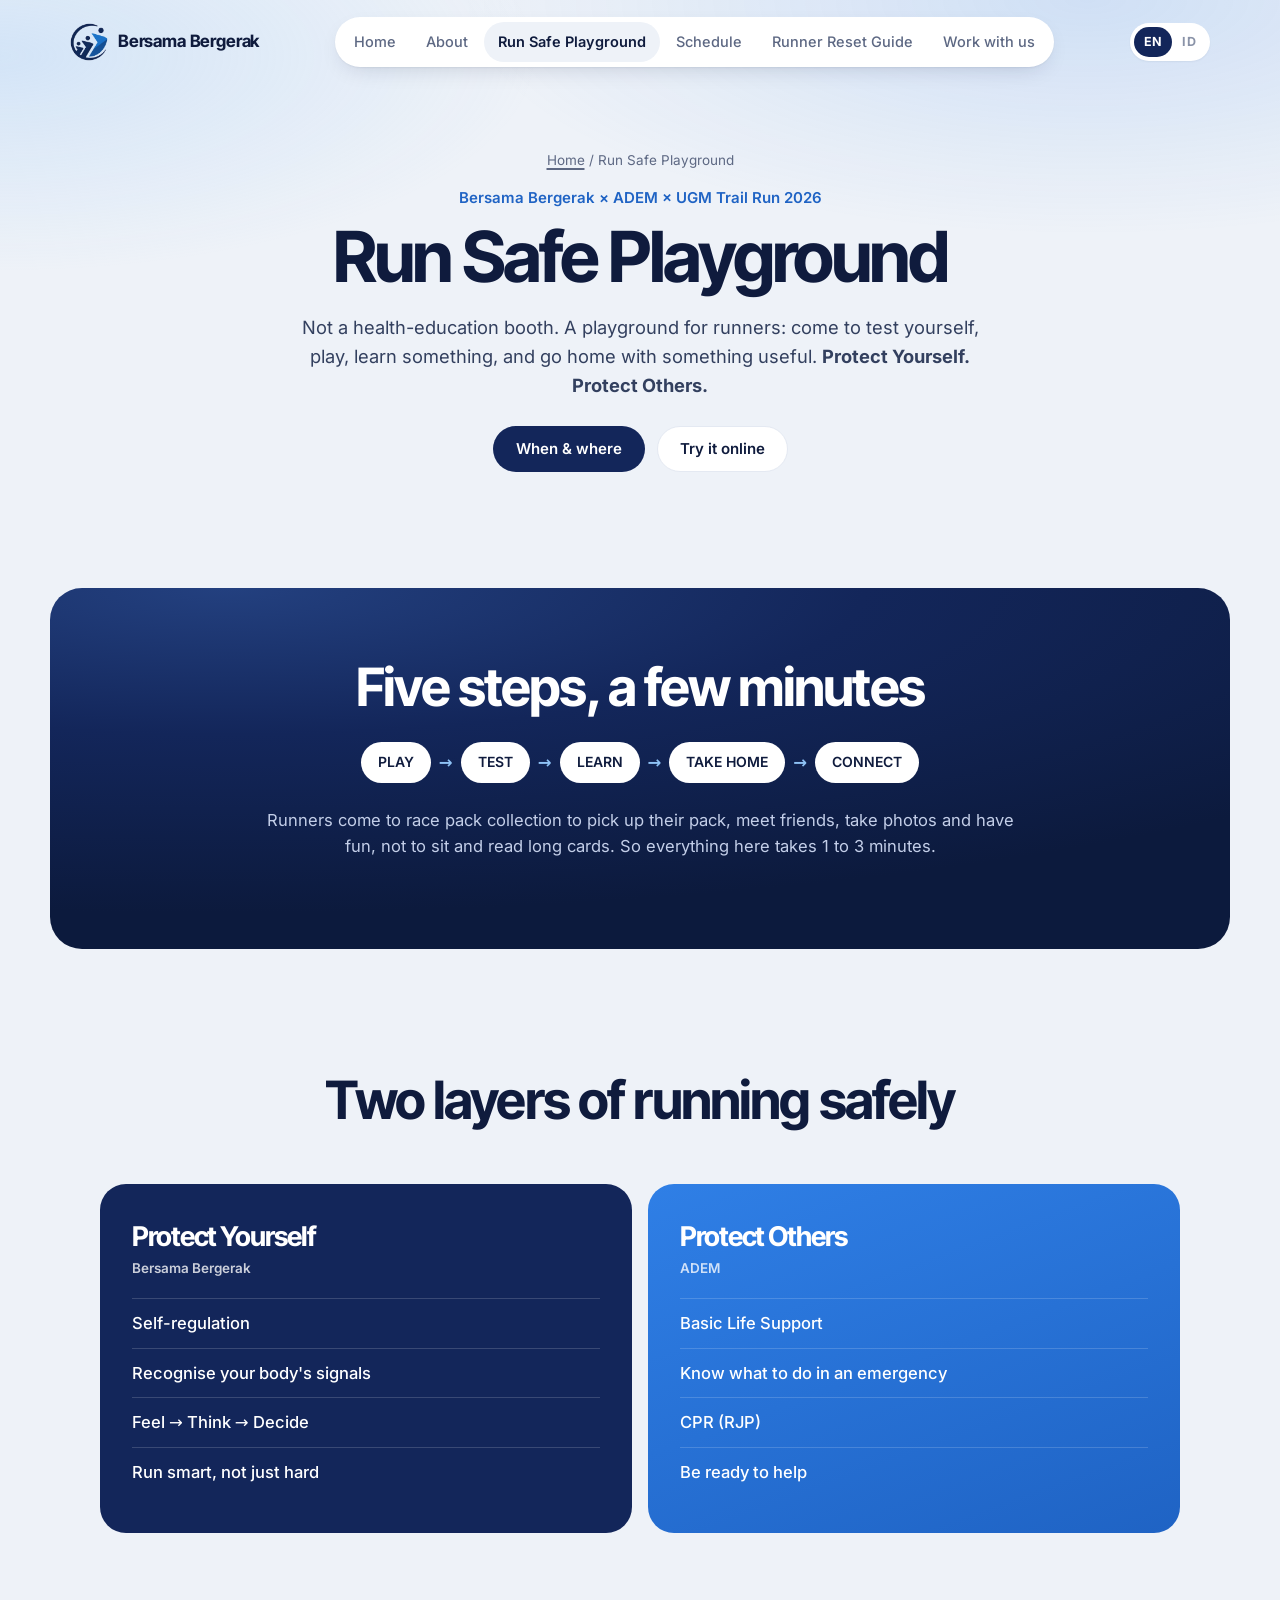
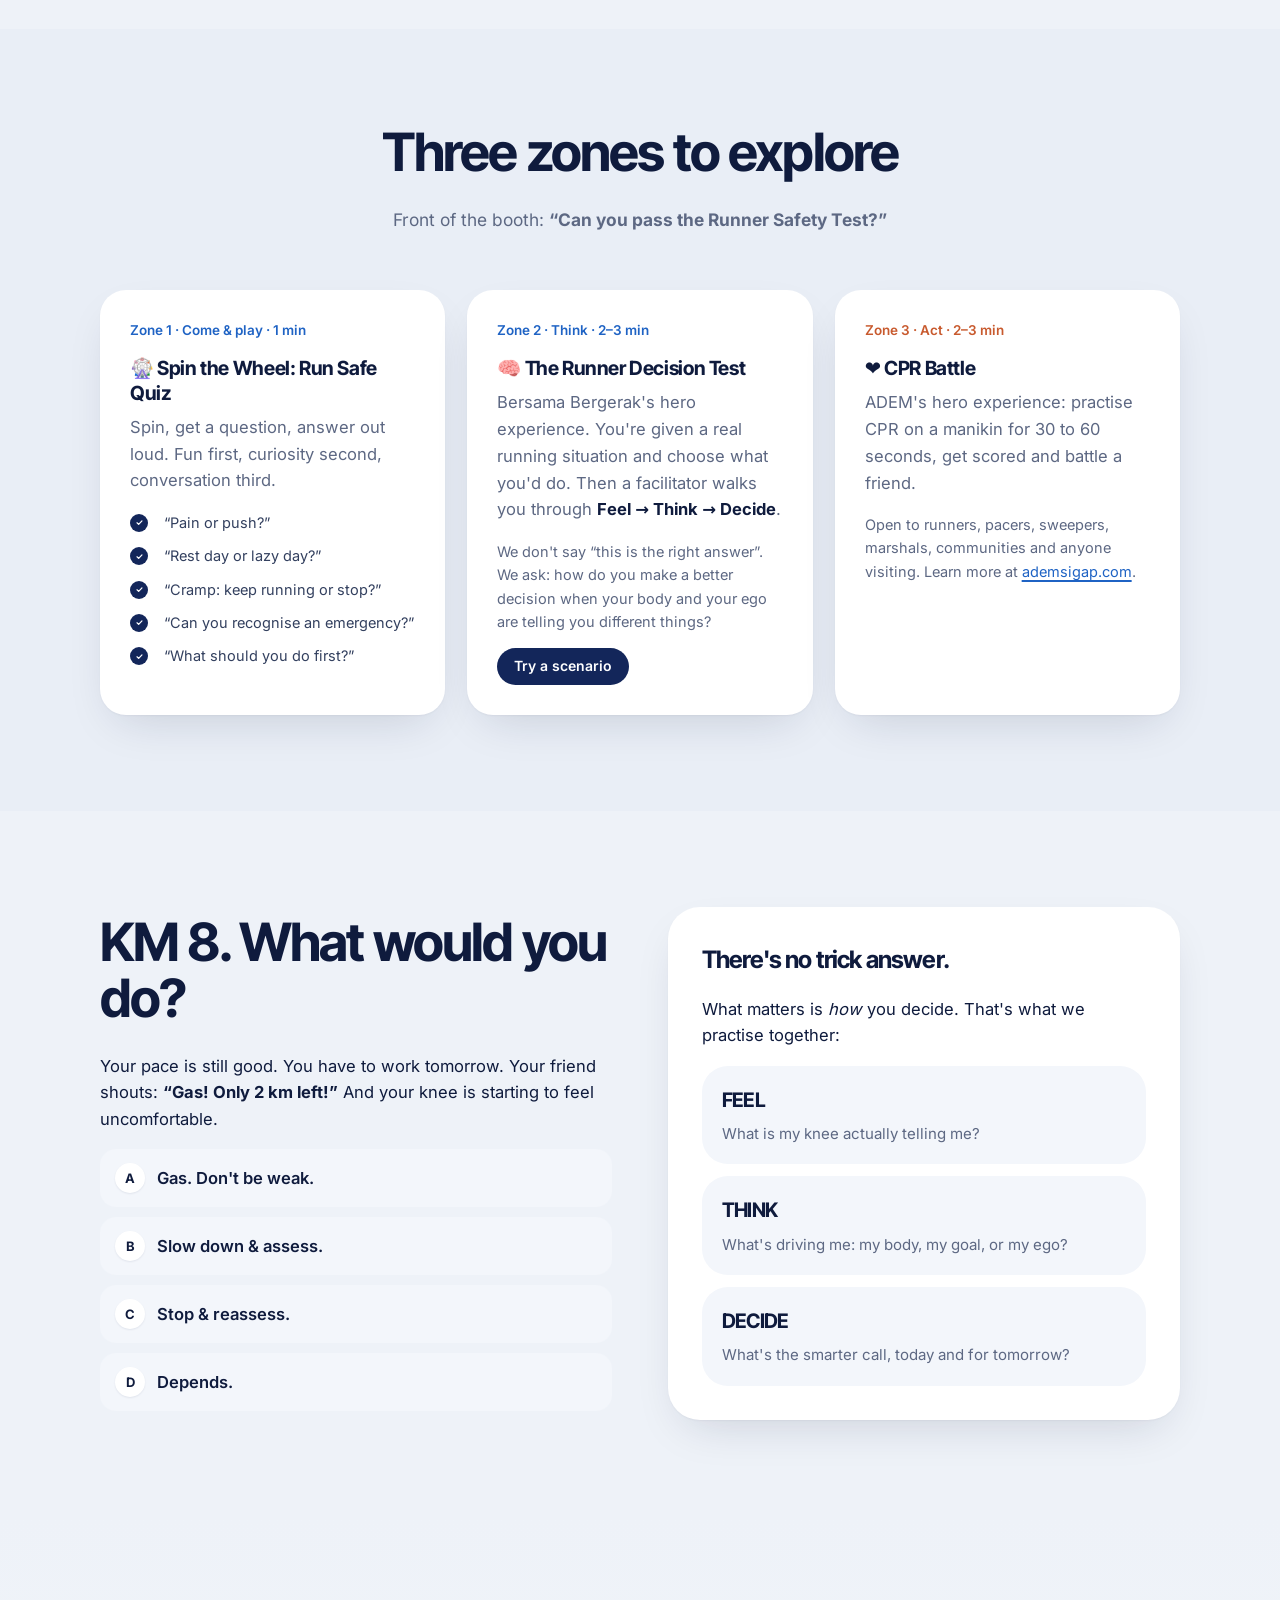
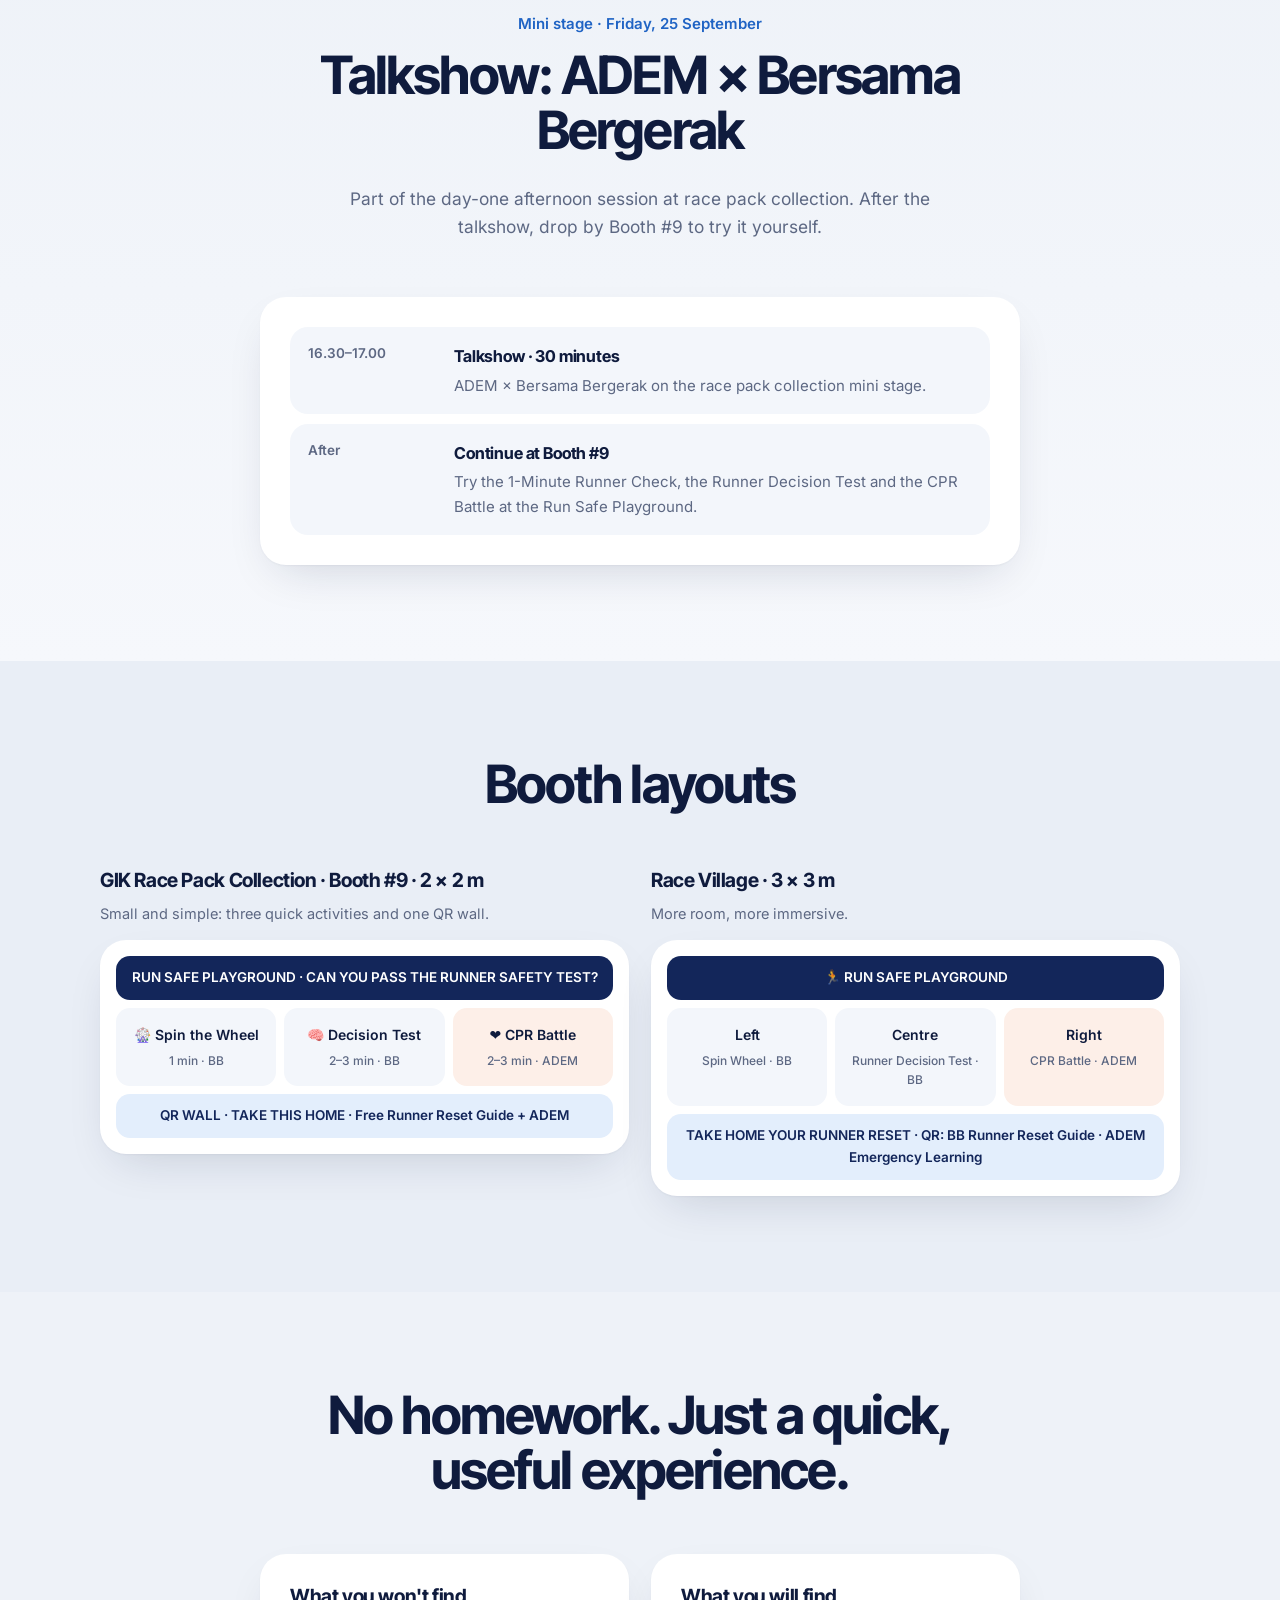
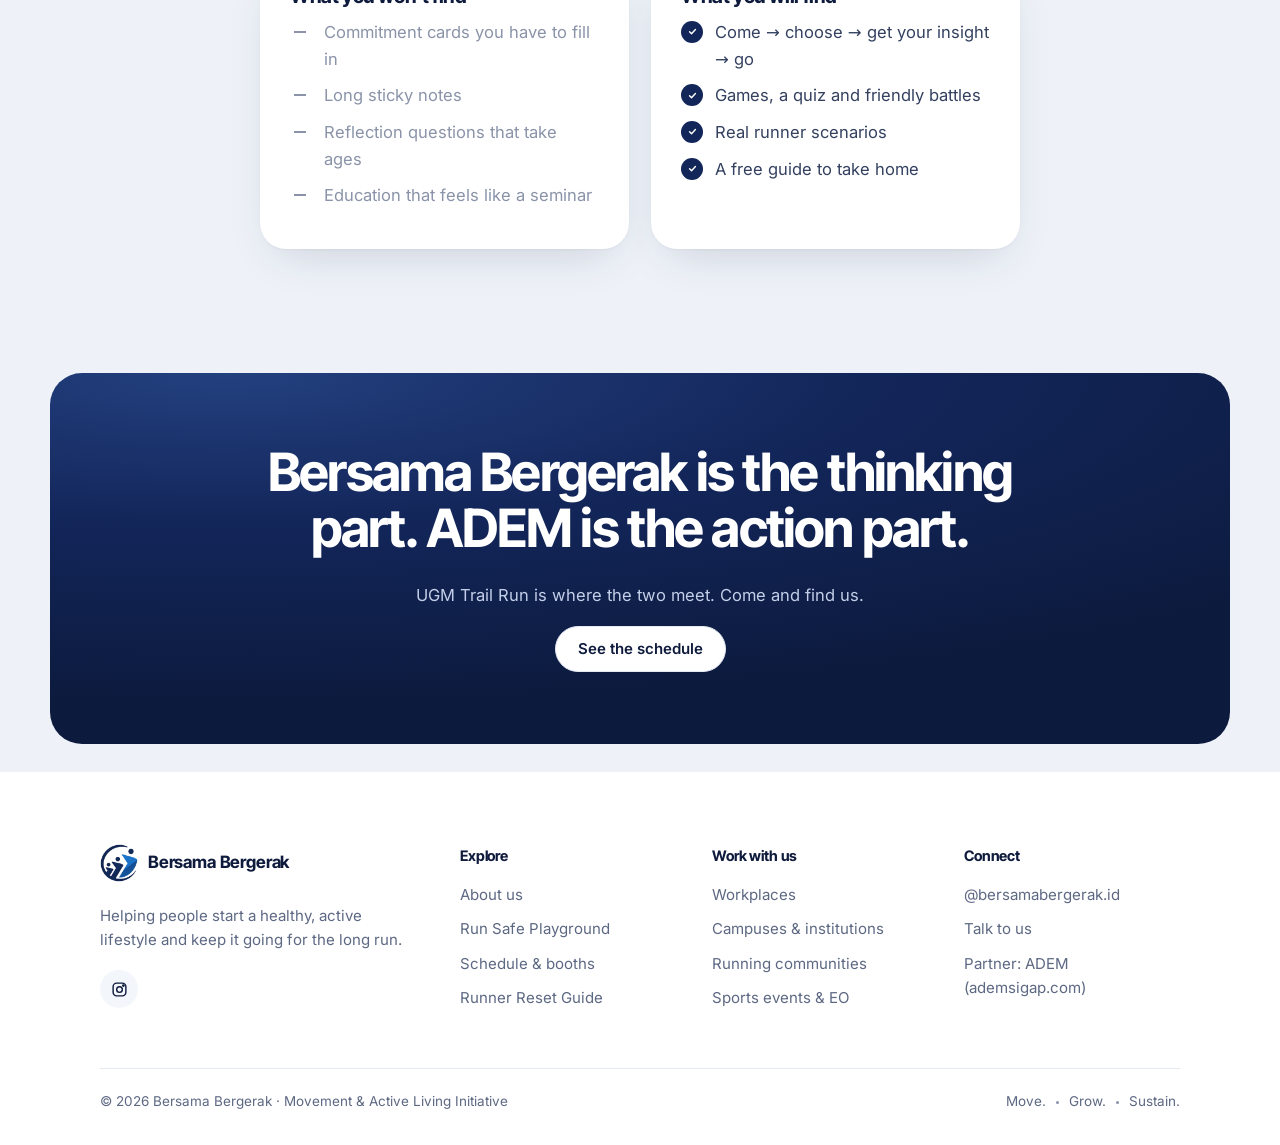
<file: en/run-safe-playground.html>
<!doctype html>
<html lang="en">
<head>
  <meta charset="utf-8">
  <meta name="viewport" content="width=device-width, initial-scale=1">
  <title>Run Safe Playground · Bersama Bergerak</title>
  <meta name="description" content="The Run Safe Playground by Bersama Bergerak × ADEM at UGM Trail Run 2026. Test yourself, play, learn something and take something home.">
  <link rel="alternate" hreflang="id" href="../run-safe-playground.html">
  <link rel="alternate" hreflang="en" href="run-safe-playground.html">
  <meta property="og:title" content="Run Safe Playground · Bersama Bergerak">
  <meta property="og:description" content="The Run Safe Playground by Bersama Bergerak × ADEM at UGM Trail Run 2026. Test yourself, play, learn something and take something home.">
  <meta property="og:image" content="../assets/img/bersama-bergerak-logo.jpg">
  <meta property="og:locale" content="en_US">
  <meta name="theme-color" content="#eef2f8">
  <link rel="icon" href="../assets/img/logo-mark.png" type="image/png">
  <link rel="preload" href="../assets/fonts/inter-tight-normal-latin-7.woff2" as="font" type="font/woff2" crossorigin>
  <link rel="stylesheet" href="../assets/css/fonts.css">
  <link rel="stylesheet" href="../assets/css/style.css">
</head>
<body>
  <a class="skip-link" href="#main">Skip to content</a>

  <header class="site-header">
    <div class="wrap">
      <a class="brand" href="index.html" aria-label="Bersama Bergerak — home">
        <img src="../assets/img/logo-mark.png" alt="" width="38" height="38">
        <span class="brand-name">Bersama Bergerak</span>
      </a>
      <nav class="nav" id="site-nav" aria-label="Main">
        <a href="index.html">Home</a>
        <a href="about.html">About</a>
        <a href="run-safe-playground.html" aria-current="page">Run Safe Playground</a>
        <a href="schedule.html">Schedule</a>
        <a href="runner-reset-guide.html">Runner Reset Guide</a>
        <a href="work-with-us.html">Work with us</a>
      </nav>
      <div class="header-actions">
        <a class="lang-switch" href="../run-safe-playground.html" hreflang="id" lang="id" aria-label="Bahasa Indonesia">
          <span class="on">EN</span><span>ID</span>
        </a>
        <button class="nav-toggle" aria-expanded="false" aria-controls="site-nav" aria-label="Open menu">
          <svg width="20" height="20" viewBox="0 0 24 24" fill="none" stroke="currentColor" stroke-width="2.2" stroke-linecap="round"><path d="M4 7h16M4 12h16M4 17h16"/></svg>
        </button>
      </div>
    </div>
  </header>

  <main id="main">
    <section class="page-hero">
      <div class="wrap">
        <div class="breadcrumb"><a href="index.html">Home</a> / Run Safe Playground</div>
        <span class="eyebrow">Bersama Bergerak × ADEM × UGM Trail Run 2026</span>
        <h1>Run Safe Playground</h1>
        <p class="lead">Not a health-education booth. A playground for runners: come to test yourself, play, learn something, and go home with something useful. <strong>Protect Yourself. Protect Others.</strong></p>
        <div class="btn-row">
          <a class="btn" href="schedule.html">When &amp; where</a>
          <a class="btn btn-ghost" href="runner-reset-guide.html">Try it online</a>
        </div>
      </div>
    </section>

    <!-- FLOW -->
    <section class="section-navy section-tight">
      <div class="wrap center">
        <h2>Five steps, a few minutes</h2>
        <div class="flow mt-2" role="list">
          <span role="listitem">PLAY</span><i aria-hidden="true">→</i>
          <span role="listitem">TEST</span><i aria-hidden="true">→</i>
          <span role="listitem">LEARN</span><i aria-hidden="true">→</i>
          <span role="listitem">TAKE HOME</span><i aria-hidden="true">→</i>
          <span role="listitem">CONNECT</span>
        </div>
        <p class="mt-2 maxw mx-auto">Runners come to race pack collection to pick up their pack, meet friends, take photos and have fun, not to sit and read long cards. So everything here takes 1 to 3 minutes.</p>
      </div>
    </section>

    <!-- TWO LAYERS -->
    <section>
      <div class="wrap">
        <div class="section-head">
          <h2>Two layers of running safely</h2>
        </div>
        <div class="layers">
          <div class="layer layer-you">
            <h3>Protect Yourself</h3>
            <div class="by">Bersama Bergerak</div>
            <ul>
              <li>Self-regulation</li>
              <li>Recognise your body's signals</li>
              <li>Feel → Think → Decide</li>
              <li>Run smart, not just hard</li>
            </ul>
          </div>
          <div class="layer layer-others">
            <h3>Protect Others</h3>
            <div class="by">ADEM</div>
            <ul>
              <li>Basic Life Support</li>
              <li>Know what to do in an emergency</li>
              <li>CPR (RJP)</li>
              <li>Be ready to help</li>
            </ul>
          </div>
        </div>
      </div>
    </section>

    <!-- ZONES -->
    <section class="section-sand">
      <div class="wrap">
        <div class="section-head">
          <h2>Three zones to explore</h2>
          <p>Front of the booth: <strong>“Can you pass the Runner Safety Test?”</strong></p>
        </div>
        <div class="grid grid-3">
          <article class="card card-accent">
            <span class="tag">Zone 1 · Come &amp; play · 1 min</span>
            <h3>🎡 Spin the Wheel: Run Safe Quiz</h3>
            <p>Spin, get a question, answer out loud. Fun first, curiosity second, conversation third.</p>
            <ul class="check small">
              <li>“Pain or push?”</li>
              <li>“Rest day or lazy day?”</li>
              <li>“Cramp: keep running or stop?”</li>
              <li>“Can you recognise an emergency?”</li>
              <li>“What should you do first?”</li>
            </ul>
          </article>
          <article class="card card-accent">
            <span class="tag">Zone 2 · Think · 2–3 min</span>
            <h3>🧠 The Runner Decision Test</h3>
            <p>Bersama Bergerak's hero experience. You're given a real running situation and choose what you'd do. Then a facilitator walks you through <strong>Feel → Think → Decide</strong>.</p>
            <p class="small muted">We don't say “this is the right answer”. We ask: how do you make a better decision when your body and your ego are telling you different things?</p>
            <a class="btn btn-sm" href="runner-reset-guide.html#decision-test">Try a scenario</a>
          </article>
          <article class="card card-accent-coral">
            <span class="tag tag-coral">Zone 3 · Act · 2–3 min</span>
            <h3>❤️ CPR Battle</h3>
            <p>ADEM's hero experience: practise CPR on a manikin for 30 to 60 seconds, get scored and battle a friend.</p>
            <p class="small muted">Open to runners, pacers, sweepers, marshals, communities and anyone visiting. Learn more at <a href="https://ademsigap.com" target="_blank" rel="noopener">ademsigap.com</a>.</p>
          </article>
        </div>
      </div>
    </section>

    <!-- DECISION TEST DETAIL -->
    <section>
      <div class="wrap split">
        <div>
          <h2>KM 8. What would you do?</h2>
          <p>Your pace is still good. You have to work tomorrow. Your friend shouts: <strong>“Gas! Only 2 km left!”</strong> And your knee is starting to feel uncomfortable.</p>
          <div class="choice-list" data-quiz>
            <div class="options one">
              <button type="button" data-result="rs-dt-0" aria-pressed="false"><span class="letter">A</span>Gas. Don't be weak.</button>
              <button type="button" data-result="rs-dt-1" aria-pressed="false"><span class="letter">B</span>Slow down &amp; assess.</button>
              <button type="button" data-result="rs-dt-2" aria-pressed="false"><span class="letter">C</span>Stop &amp; reassess.</button>
              <button type="button" data-result="rs-dt-3" aria-pressed="false"><span class="letter">D</span>Depends.</button>
            </div>
            <div class="result mini-result" id="rs-dt-0" tabindex="-1" hidden><p>Who made that call: your knee, your goal or your ego? Pushing can be fine when it's a choice, not a reflex.</p><a href="runner-reset-guide.html#decision-test">See the full explanation →</a></div>
            <div class="result mini-result" id="rs-dt-1" tabindex="-1" hidden><p>You gave yourself time to gather information before committing. That's self-regulation.</p><a href="runner-reset-guide.html#decision-test">See the full explanation →</a></div>
            <div class="result mini-result" id="rs-dt-2" tabindex="-1" hidden><p>Stopping to check isn't quitting. It's how you keep running for years.</p><a href="runner-reset-guide.html#decision-test">See the full explanation →</a></div>
            <div class="result mini-result" id="rs-dt-3" tabindex="-1" hidden><p>Exactly. “It depends” is the start of a good decision, as long as you actually check.</p><a href="runner-reset-guide.html#decision-test">See the full explanation →</a></div>
          </div>
        </div>
        <div class="quiz" style="margin:0">
          <div class="q">There's no trick answer.</div>
          <p>What matters is <em>how</em> you decide. That's what we practise together:</p>
          <div class="ftd" style="grid-template-columns:1fr">
            <div class="step"><b>FEEL</b><p>What is my knee actually telling me?</p></div>
            <div class="step"><b>THINK</b><p>What's driving me: my body, my goal, or my ego?</p></div>
            <div class="step"><b>DECIDE</b><p>What's the smarter call, today and for tomorrow?</p></div>
          </div>
        </div>
      </div>
    </section>

    <!-- MINI STAGE -->
    <section class="section-tint">
      <div class="wrap">
        <div class="section-head">
          <span class="eyebrow">Mini stage · Friday, 25 September</span>
          <h2>Talkshow: ADEM × Bersama Bergerak</h2>
          <p>Part of the day-one afternoon session at race pack collection. After the talkshow, drop by Booth #9 to try it yourself.</p>
        </div>
        <div class="card maxw mx-auto">
          <div class="slot"><time>16.30–17.00</time><div><h4>Talkshow · 30 minutes</h4><p>ADEM × Bersama Bergerak on the race pack collection mini stage.</p></div></div>
          <div class="slot"><time>After</time><div><h4>Continue at Booth #9</h4><p>Try the 1-Minute Runner Check, the Runner Decision Test and the CPR Battle at the Run Safe Playground.</p></div></div>
        </div>
      </div>
    </section>

    <!-- BOOTH LAYOUTS -->
    <section class="section-sand">
      <div class="wrap">
        <div class="section-head">
          <h2>Booth layouts</h2>
        </div>
        <div class="grid grid-2">
          <div>
            <h3>GIK Race Pack Collection · Booth #9 · 2 × 2 m</h3>
            <p class="muted small">Small and simple: three quick activities and one QR wall.</p>
            <div class="booth">
              <div class="front">RUN SAFE PLAYGROUND · CAN YOU PASS THE RUNNER SAFETY TEST?</div>
              <div class="zones">
                <div class="zone">🎡 Spin the Wheel<small>1 min · BB</small></div>
                <div class="zone">🧠 Decision Test<small>2–3 min · BB</small></div>
                <div class="zone adem">❤️ CPR Battle<small>2–3 min · ADEM</small></div>
              </div>
              <div class="back">QR WALL · TAKE THIS HOME · Free Runner Reset Guide + ADEM</div>
            </div>
          </div>
          <div>
            <h3>Race Village · 3 × 3 m</h3>
            <p class="muted small">More room, more immersive.</p>
            <div class="booth">
              <div class="front">🏃 RUN SAFE PLAYGROUND</div>
              <div class="zones">
                <div class="zone">Left<small>Spin Wheel · BB</small></div>
                <div class="zone">Centre<small>Runner Decision Test · BB</small></div>
                <div class="zone adem">Right<small>CPR Battle · ADEM</small></div>
              </div>
              <div class="back">TAKE HOME YOUR RUNNER RESET · QR: BB Runner Reset Guide · ADEM Emergency Learning</div>
            </div>
          </div>
        </div>
      </div>
    </section>

    <!-- DESIGNED FOR RUNNERS -->
    <section>
      <div class="wrap">
        <div class="section-head">
          <h2>No homework. Just a quick, useful experience.</h2>
        </div>
        <div class="grid grid-2 maxw mx-auto">
          <div class="card">
            <h3>What you won't find</h3>
            <ul class="check cross">
              <li>Commitment cards you have to fill in</li>
              <li>Long sticky notes</li>
              <li>Reflection questions that take ages</li>
              <li>Education that feels like a seminar</li>
            </ul>
          </div>
          <div class="card">
            <h3>What you will find</h3>
            <ul class="check">
              <li>Come → choose → get your insight → go</li>
              <li>Games, a quiz and friendly battles</li>
              <li>Real runner scenarios</li>
              <li>A free guide to take home</li>
            </ul>
          </div>
        </div>
      </div>
    </section>

    <section class="section-navy cta-band">
      <div class="wrap">
        <h2>Bersama Bergerak is the thinking part. ADEM is the action part.</h2>
        <p class="maxw mx-auto">UGM Trail Run is where the two meet. Come and find us.</p>
        <div class="btn-row" style="justify-content:center">
          <a class="btn btn-light" href="schedule.html">See the schedule</a>
        </div>
      </div>
    </section>
  </main>

  <footer class="site-footer">
    <div class="wrap">
      <div class="footer-grid">
        <div>
          <a class="brand" href="index.html" aria-label="Bersama Bergerak — home">
            <img src="../assets/img/logo-mark.png" alt="" width="38" height="38">
            <span class="brand-name">Bersama Bergerak</span>
          </a>
          <p>Helping people start a healthy, active lifestyle and keep it going for the long run.</p>
          <div class="social">
            <a href="https://instagram.com/bersamabergerak.id" aria-label="Instagram @bersamabergerak.id" rel="noopener" target="_blank">
              <svg width="17" height="17" viewBox="0 0 24 24" fill="none" stroke="currentColor" stroke-width="2"><rect x="3" y="3" width="18" height="18" rx="5"/><circle cx="12" cy="12" r="4"/><circle cx="17.5" cy="6.5" r="1" fill="currentColor"/></svg>
            </a>
          </div>
        </div>
        <div>
          <h4>Explore</h4>
          <ul>
            <li><a href="about.html">About us</a></li>
            <li><a href="run-safe-playground.html">Run Safe Playground</a></li>
            <li><a href="schedule.html">Schedule &amp; booths</a></li>
            <li><a href="runner-reset-guide.html">Runner Reset Guide</a></li>
          </ul>
        </div>
        <div>
          <h4>Work with us</h4>
          <ul>
            <li><a href="work-with-us.html#audiences">Workplaces</a></li>
            <li><a href="work-with-us.html#audiences">Campuses &amp; institutions</a></li>
            <li><a href="work-with-us.html#audiences">Running communities</a></li>
            <li><a href="work-with-us.html#audiences">Sports events &amp; EO</a></li>
          </ul>
        </div>
        <div>
          <h4>Connect</h4>
          <ul>
            <li><a href="https://instagram.com/bersamabergerak.id" target="_blank" rel="noopener">@bersamabergerak.id</a></li>
            <li><a href="work-with-us.html#talk">Talk to us</a></li>
            <li><a href="https://ademsigap.com" target="_blank" rel="noopener">Partner: ADEM (ademsigap.com)</a></li>
          </ul>
        </div>
      </div>
      <div class="footer-bottom">
        <span>&copy; <span id="year">2026</span> Bersama Bergerak · Movement &amp; Active Living Initiative</span>
        <span class="dots">Move.<i></i>Grow.<i></i>Sustain.</span>
      </div>
    </div>
  </footer>

  <script src="../assets/js/main.js"></script>
</body>
</html>
</file>
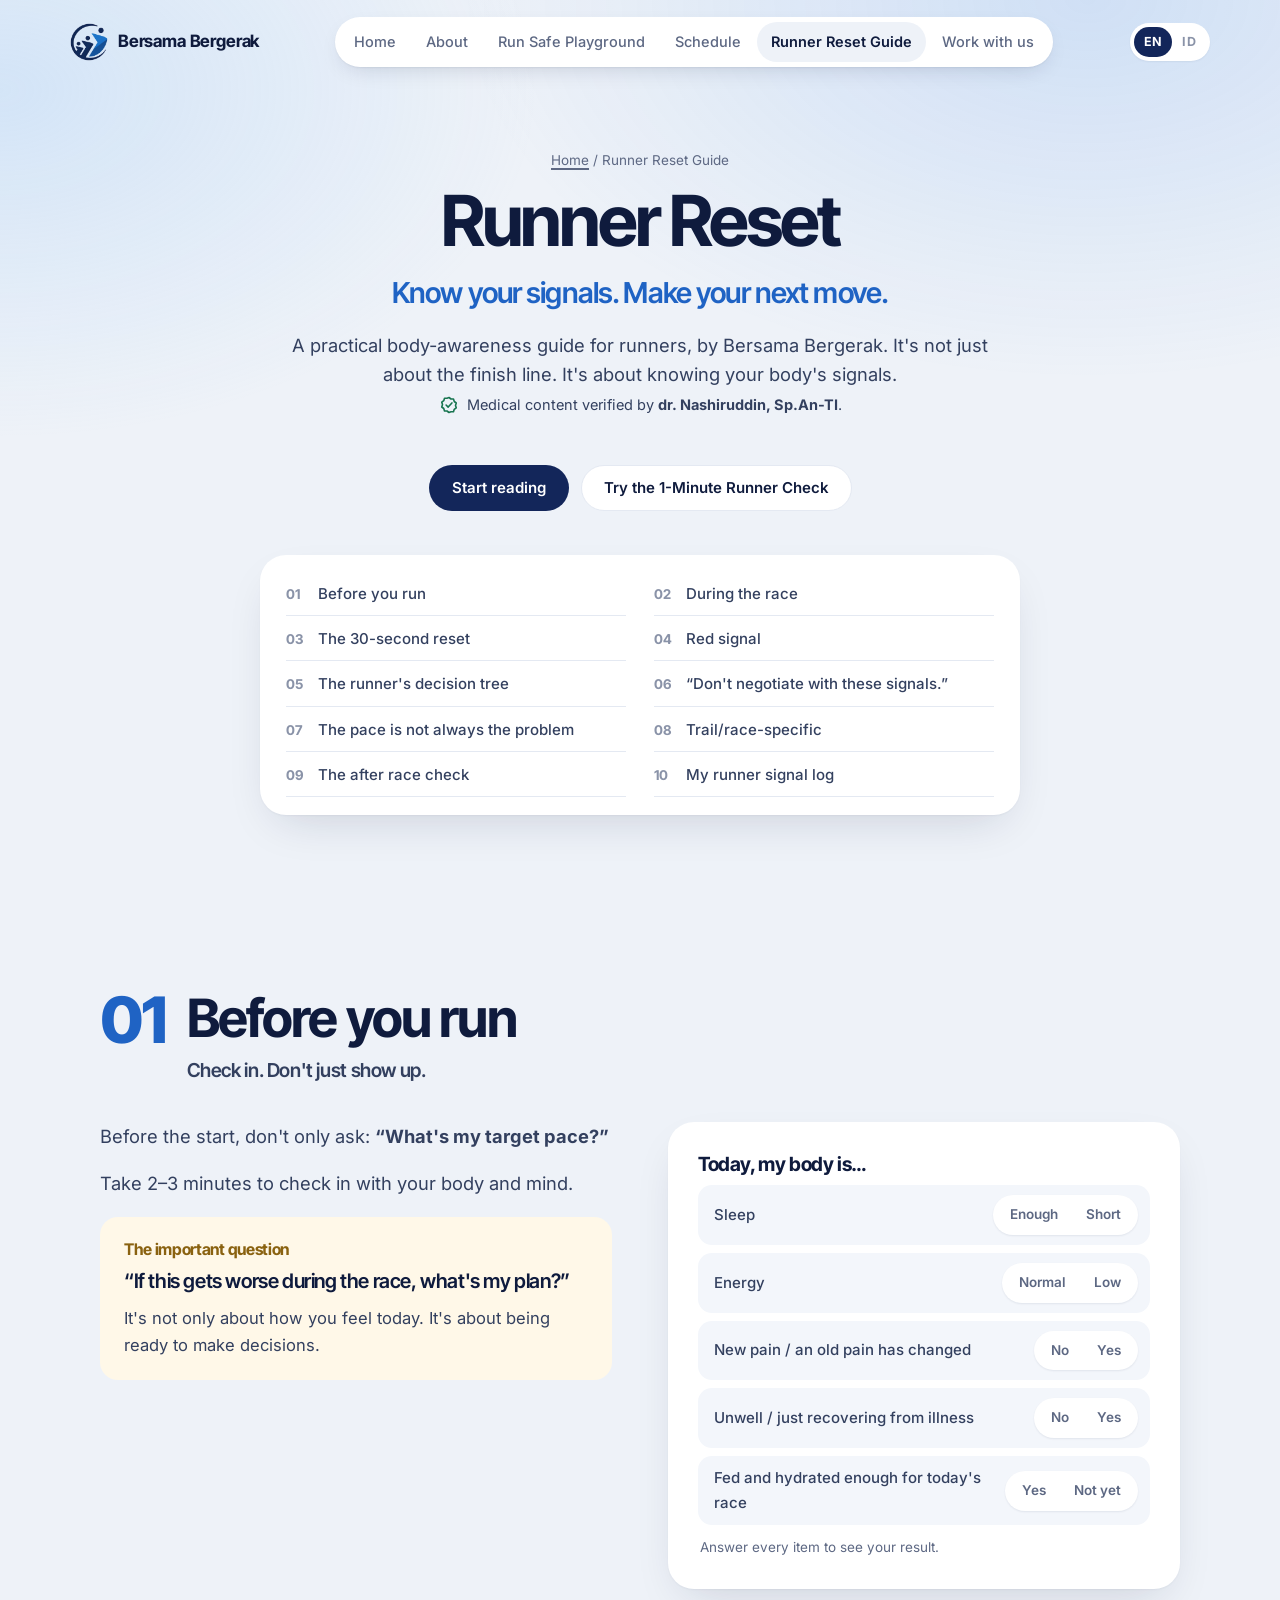
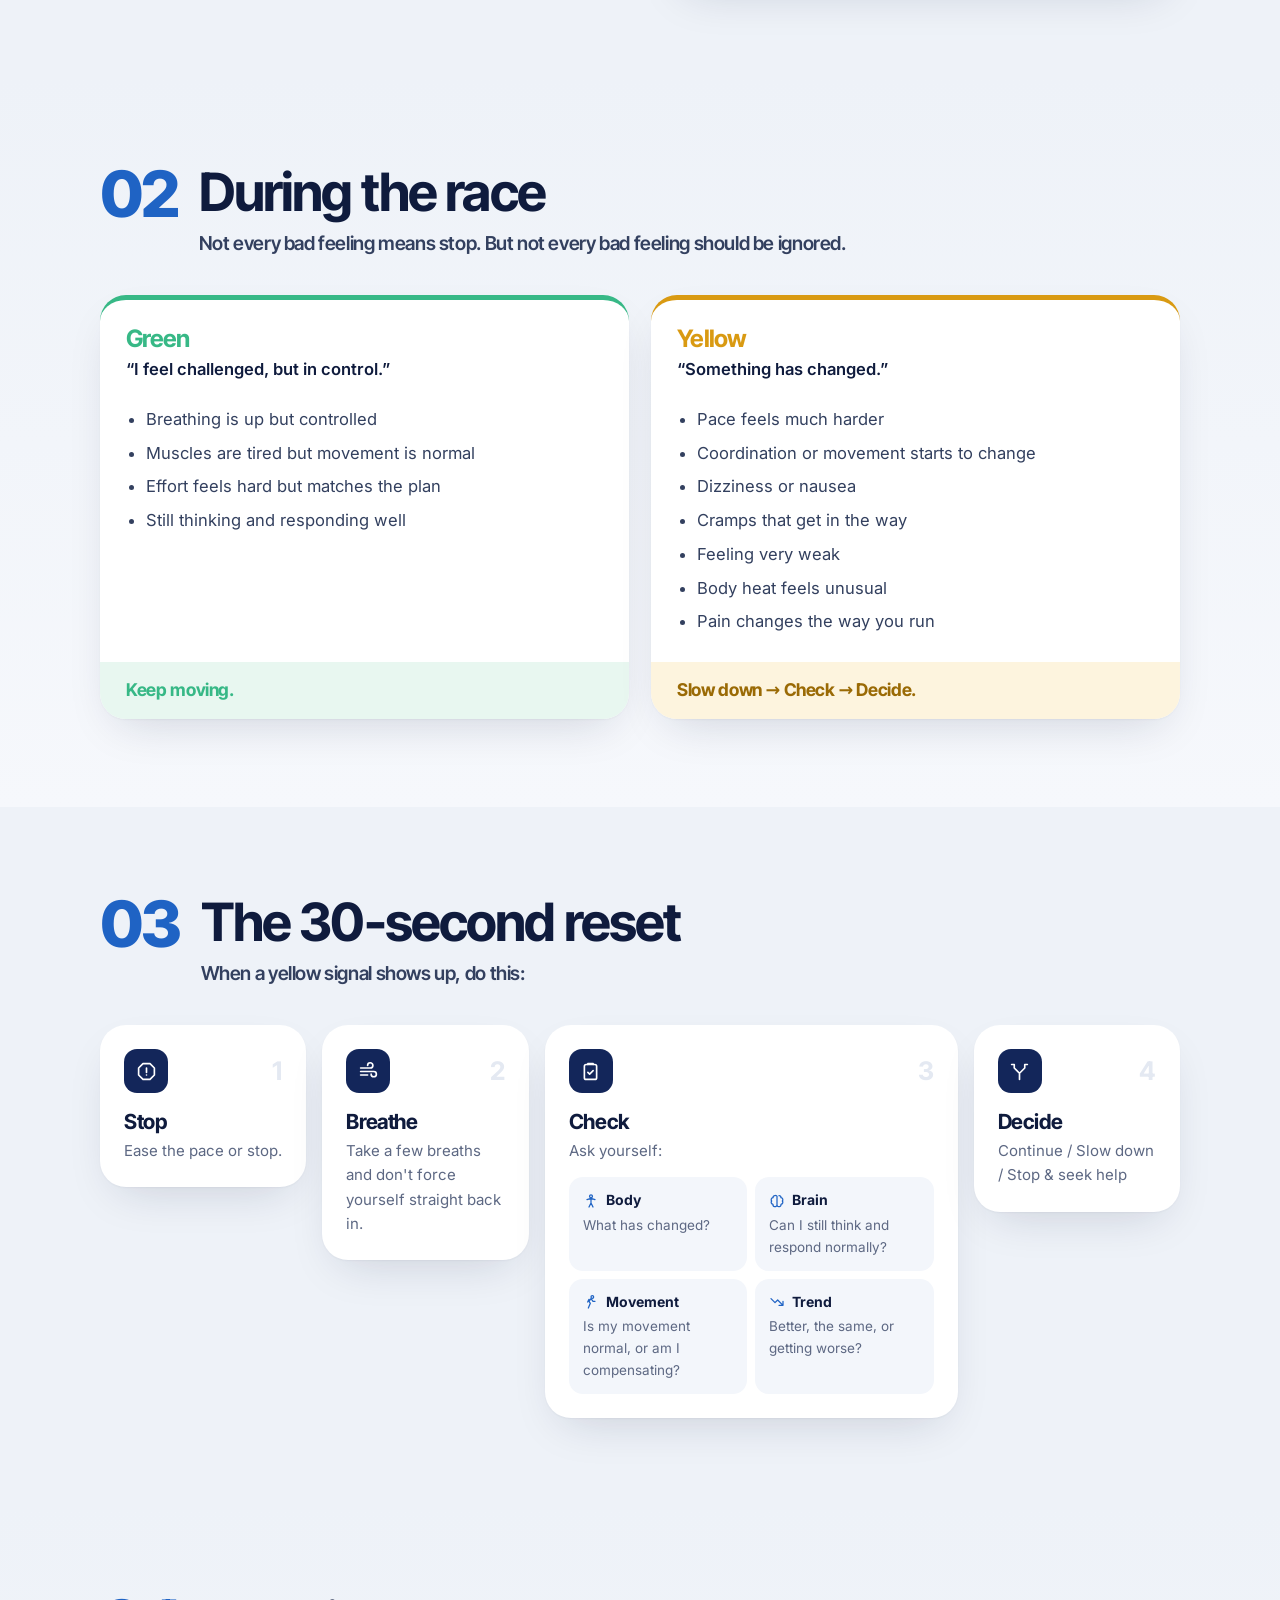
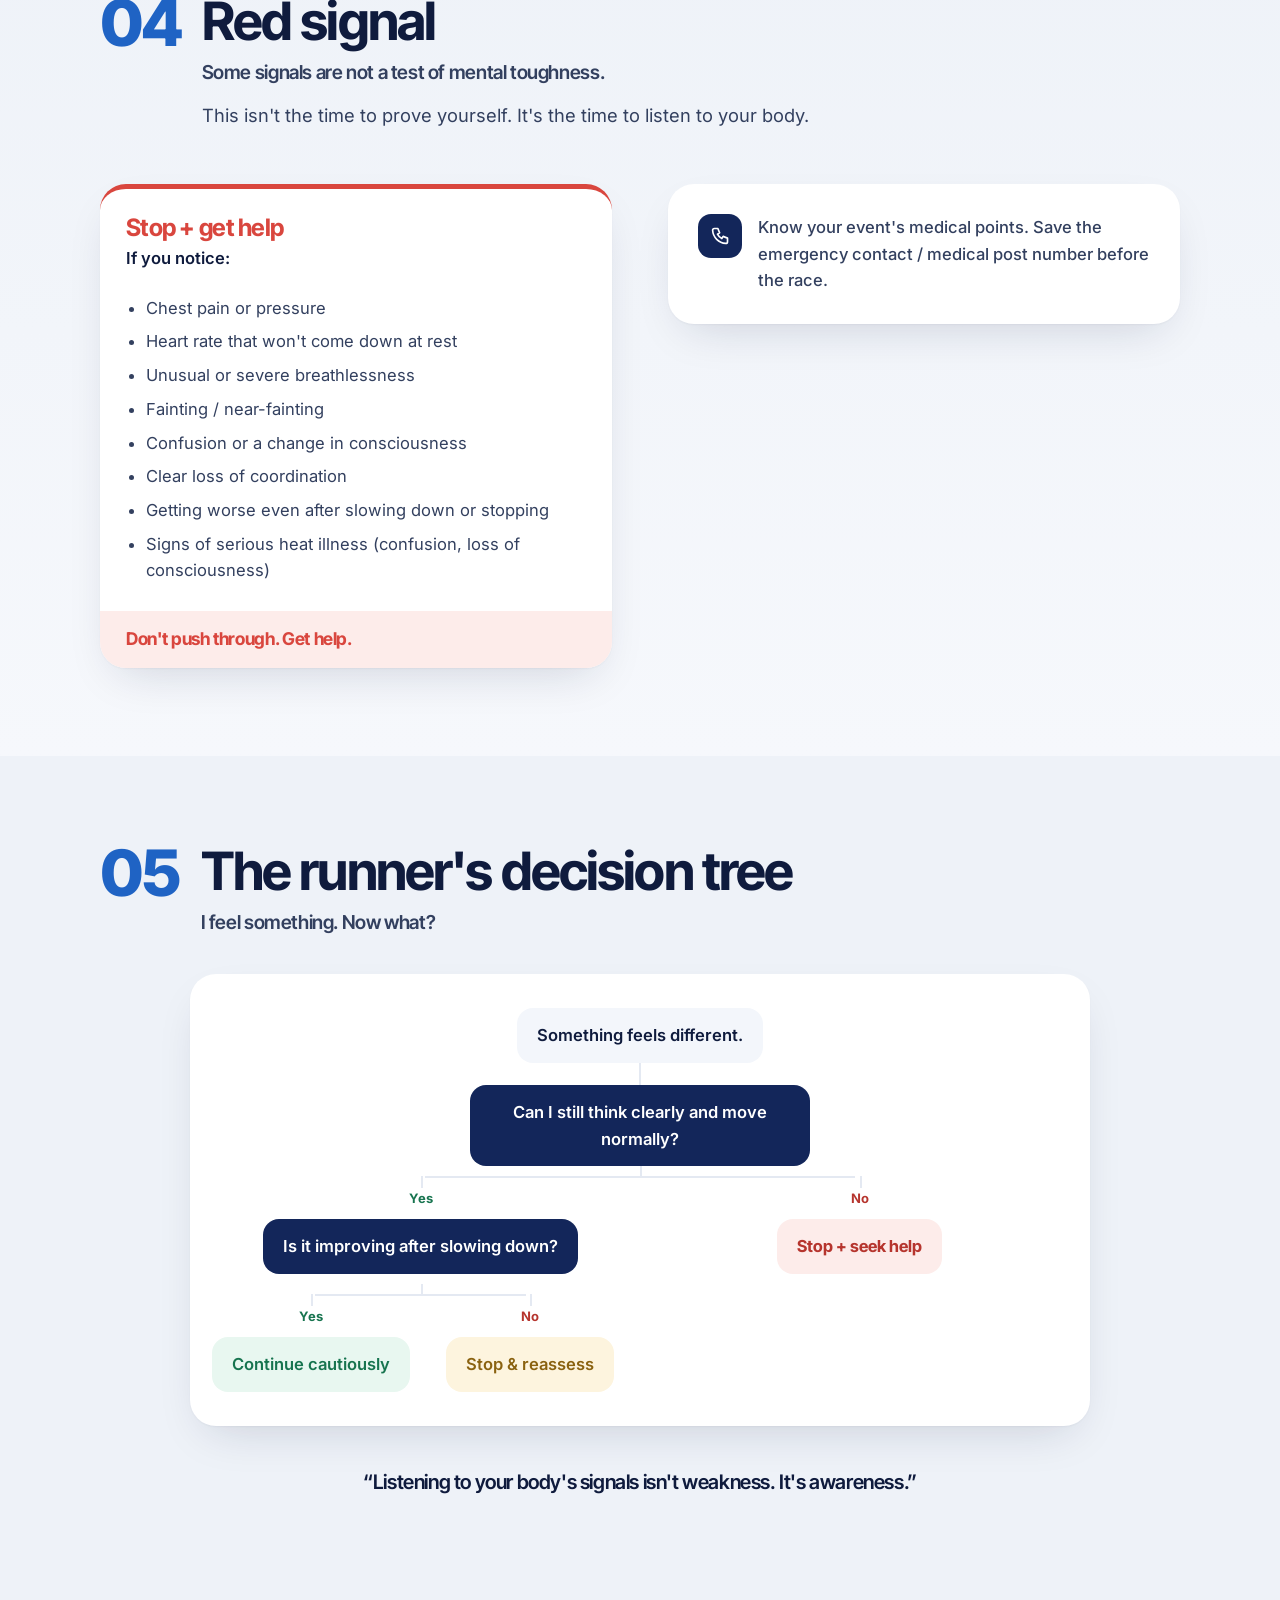
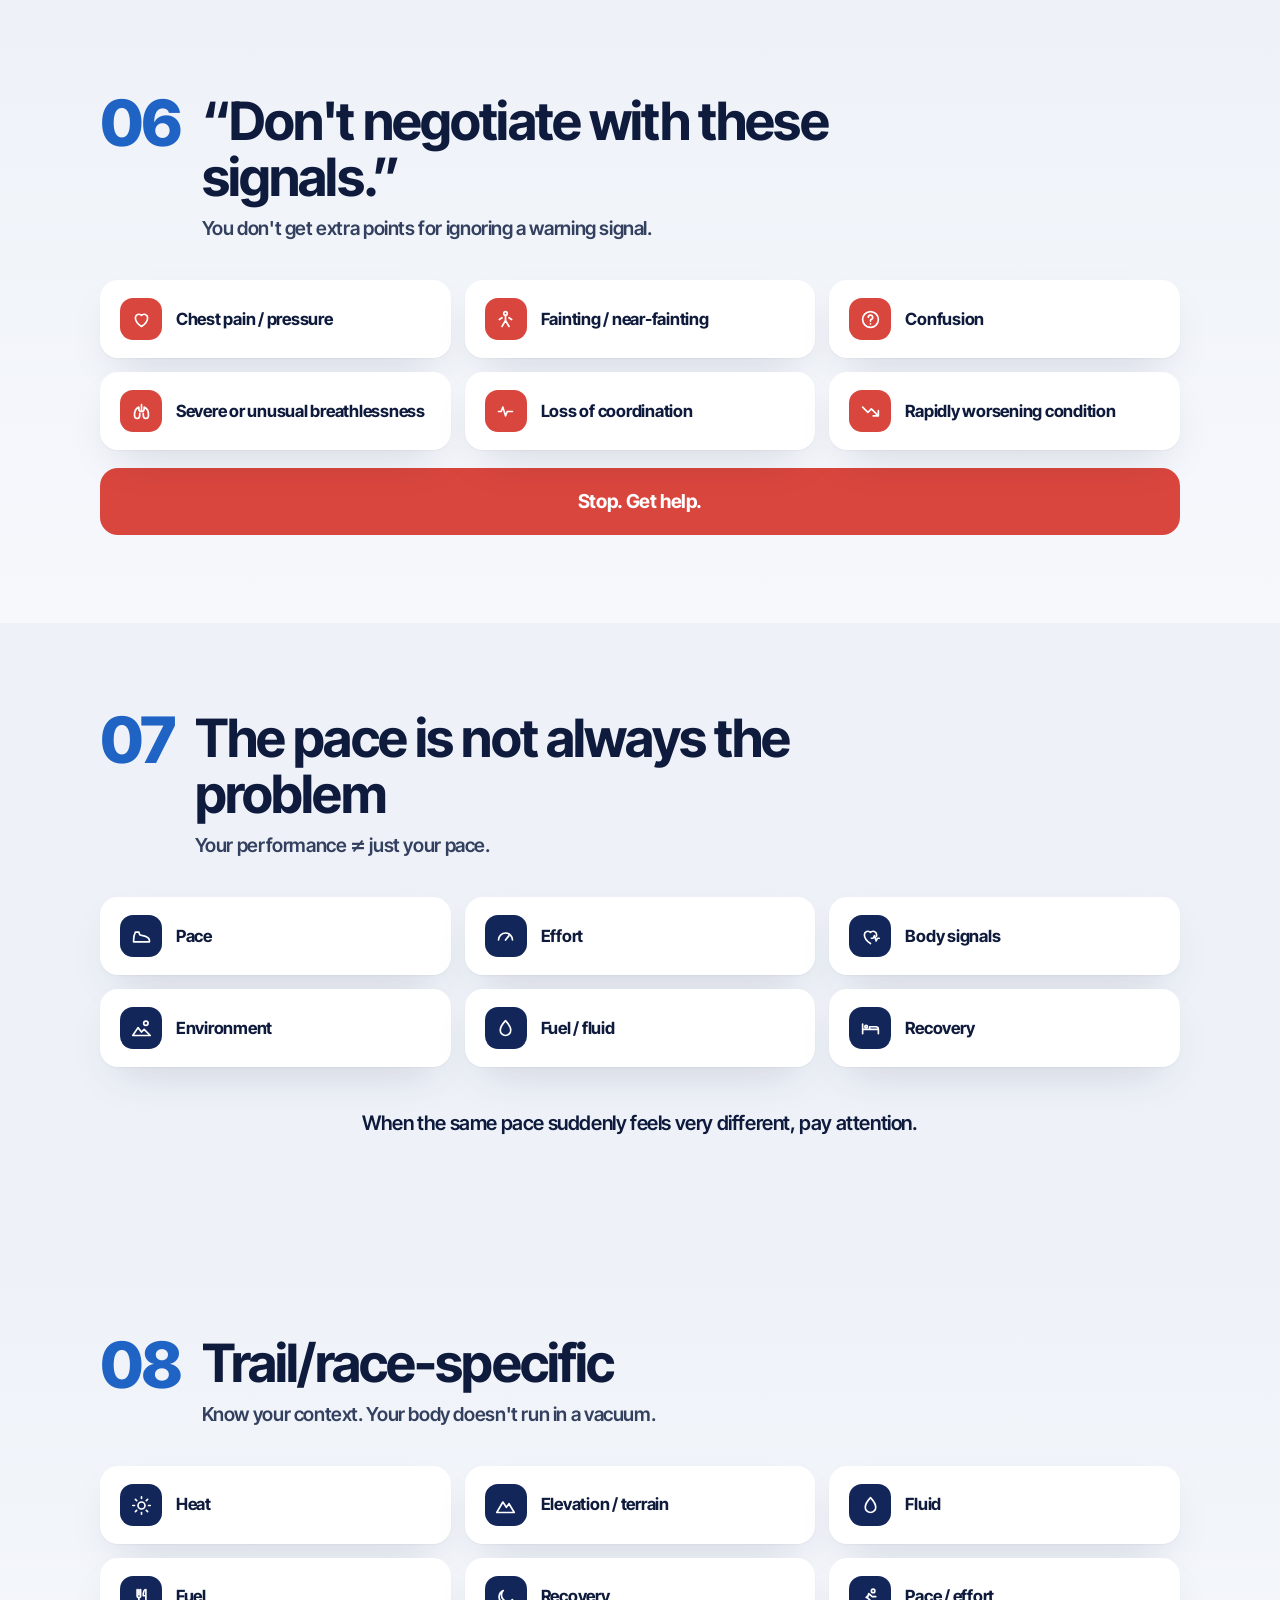
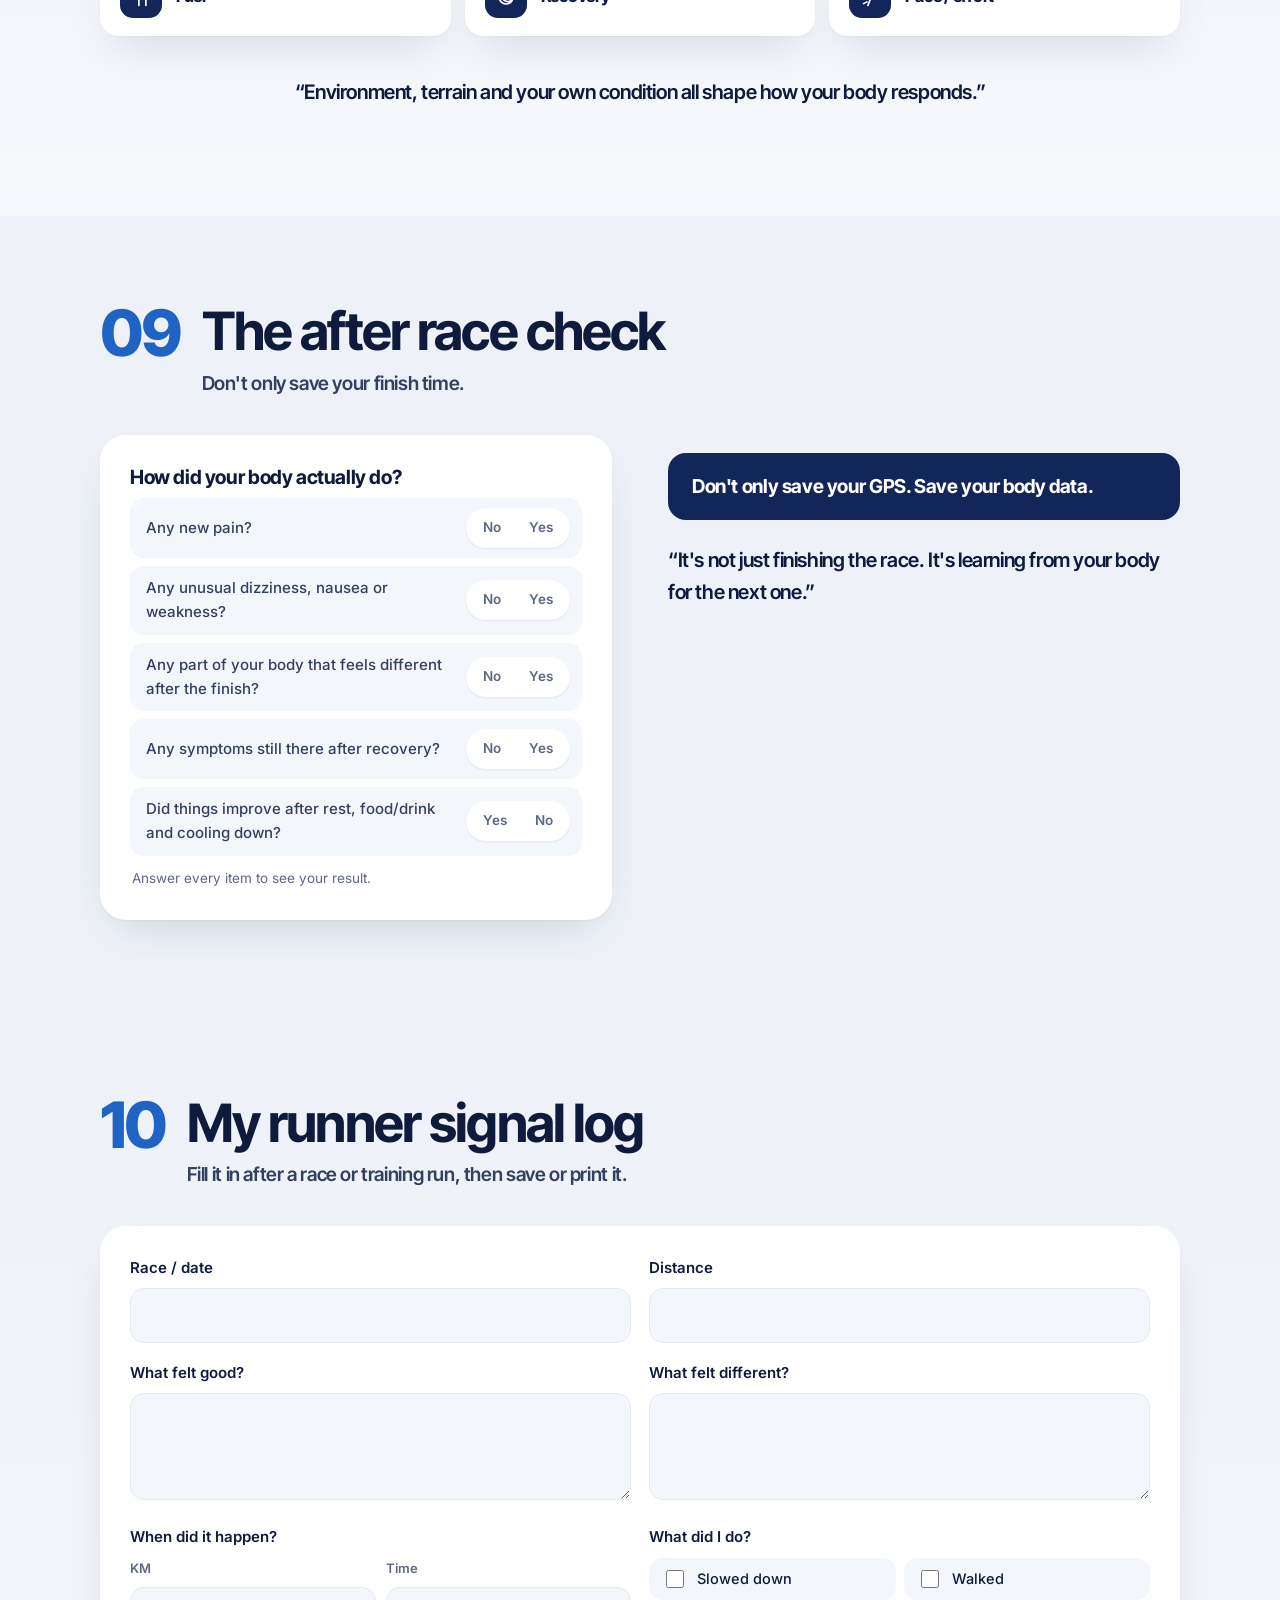
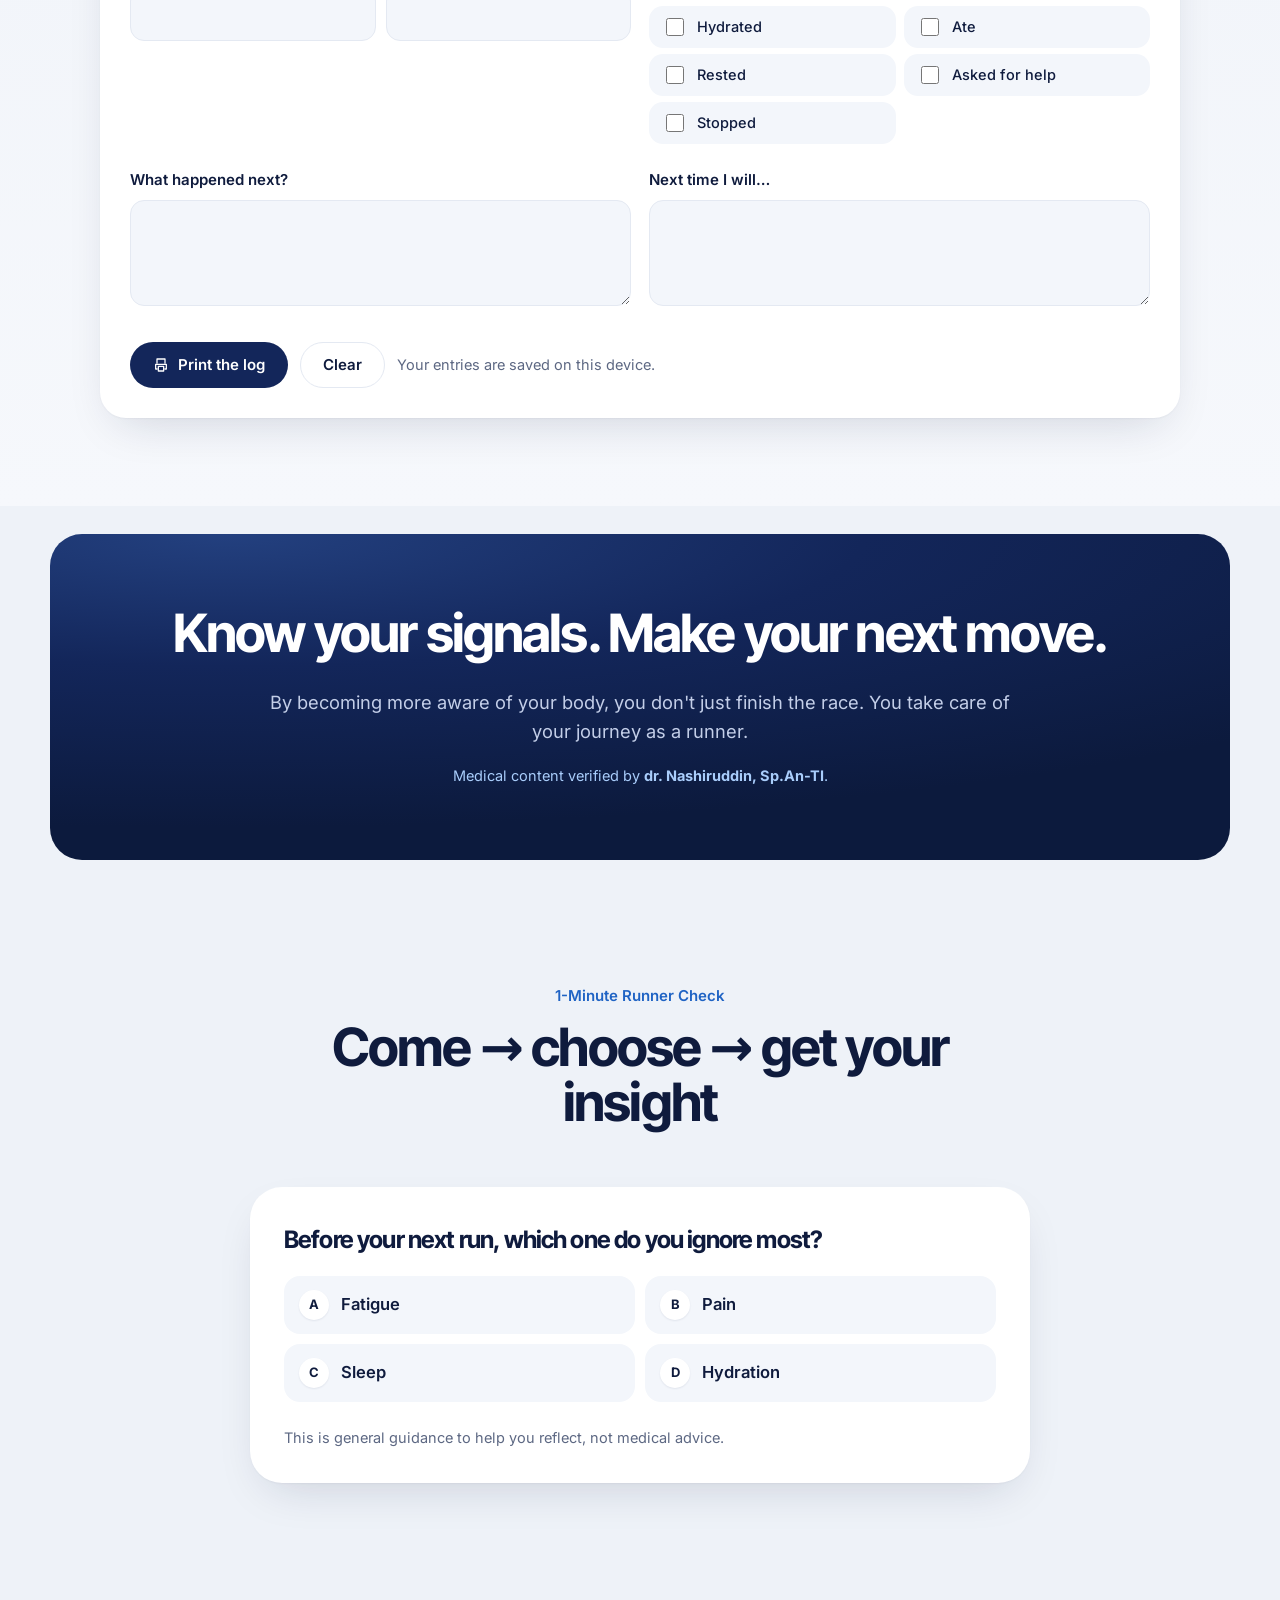
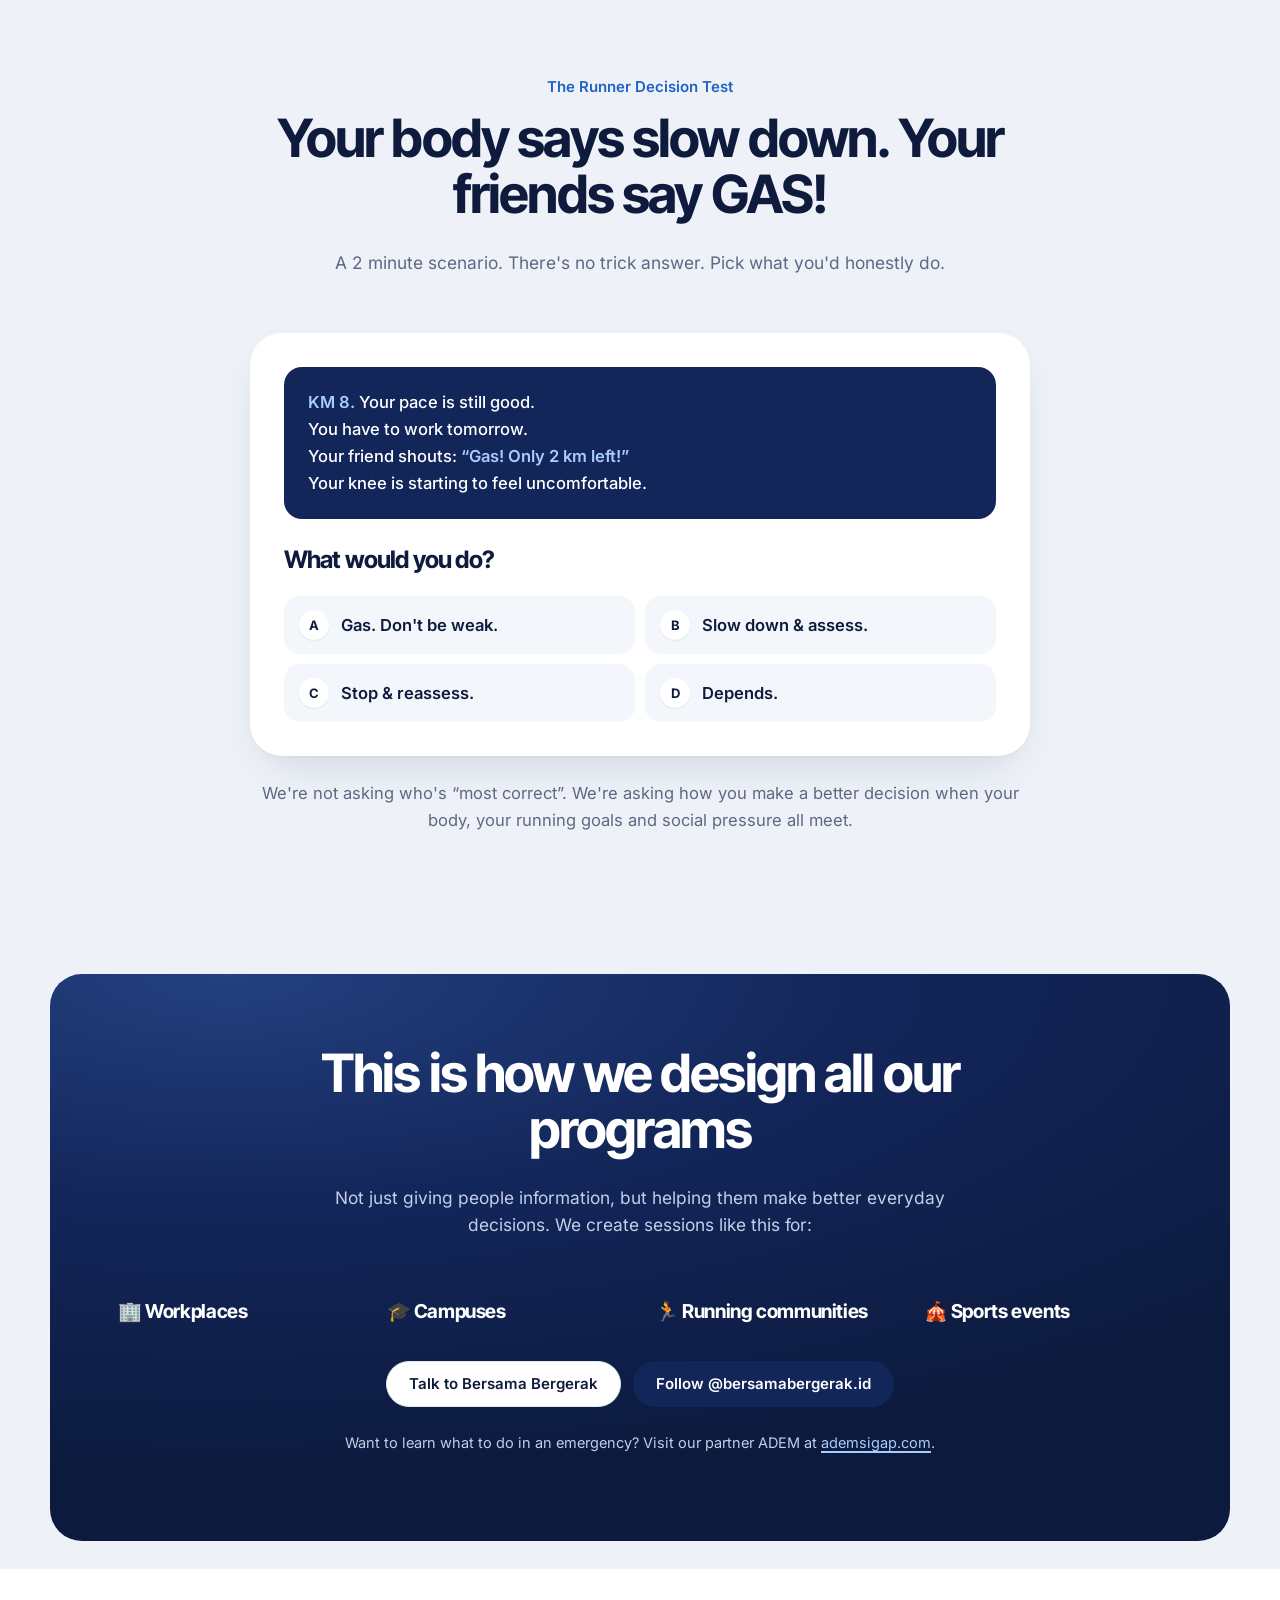
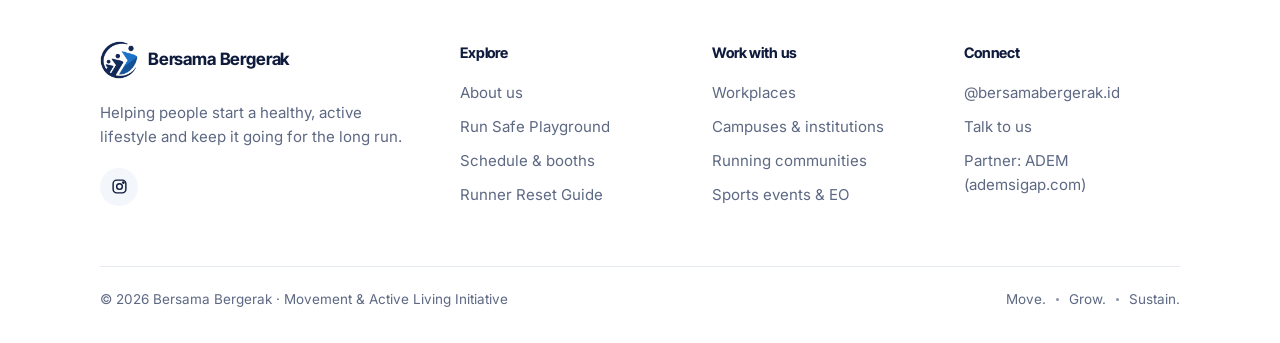
<file: en/runner-reset-guide.html>
<!doctype html>
<html lang="en">
<head>
  <meta charset="utf-8">
  <meta name="viewport" content="width=device-width, initial-scale=1">
  <title>Runner Reset Guide · Bersama Bergerak</title>
  <meta name="description" content="The Runner Reset Guide from Bersama Bergerak: a practical body-awareness guide for runners. Know your signals before, during and after the race.">
  <link rel="alternate" hreflang="id" href="../runner-reset-guide.html">
  <link rel="alternate" hreflang="en" href="runner-reset-guide.html">
  <meta property="og:title" content="Runner Reset Guide · Bersama Bergerak">
  <meta property="og:description" content="The Runner Reset Guide from Bersama Bergerak: a practical body-awareness guide for runners. Know your signals before, during and after the race.">
  <meta property="og:image" content="../assets/img/bersama-bergerak-logo.jpg">
  <meta property="og:locale" content="en_US">
  <meta name="theme-color" content="#eef2f8">
  <link rel="icon" href="../assets/img/logo-mark.png" type="image/png">
  <link rel="preload" href="../assets/fonts/inter-tight-normal-latin-7.woff2" as="font" type="font/woff2" crossorigin>
  <link rel="stylesheet" href="../assets/css/fonts.css">
  <link rel="stylesheet" href="../assets/css/style.css">
</head>
<body>
  <a class="skip-link" href="#main">Skip to content</a>

  <header class="site-header">
    <div class="wrap">
      <a class="brand" href="index.html" aria-label="Bersama Bergerak — home">
        <img src="../assets/img/logo-mark.png" alt="" width="38" height="38">
        <span class="brand-name">Bersama Bergerak</span>
      </a>
      <nav class="nav" id="site-nav" aria-label="Main">
        <a href="index.html">Home</a>
        <a href="about.html">About</a>
        <a href="run-safe-playground.html">Run Safe Playground</a>
        <a href="schedule.html">Schedule</a>
        <a href="runner-reset-guide.html" aria-current="page">Runner Reset Guide</a>
        <a href="work-with-us.html">Work with us</a>
      </nav>
      <div class="header-actions">
        <a class="lang-switch" href="../runner-reset-guide.html" hreflang="id" lang="id" aria-label="Bahasa Indonesia">
          <span class="on">EN</span><span>ID</span>
        </a>
        <button class="nav-toggle" aria-expanded="false" aria-controls="site-nav" aria-label="Open menu">
          <svg width="20" height="20" viewBox="0 0 24 24" fill="none" stroke="currentColor" stroke-width="2.2" stroke-linecap="round"><path d="M4 7h16M4 12h16M4 17h16"/></svg>
        </button>
      </div>
    </div>
  </header>

  <main id="main">
    <section class="page-hero rr-hero">
      <div class="wrap">
        <div class="breadcrumb"><a href="index.html">Home</a> / Runner Reset Guide</div>
        <h1>Runner Reset</h1>
        <p class="rr-sub">Know your signals. Make your next move.</p>
        <p class="lead">A practical body-awareness guide for runners, by Bersama Bergerak. It's not just about the finish line. It's about knowing your body's signals.</p>
        <p class="rr-verify"><svg viewBox="0 0 24 24" fill="none" stroke="currentColor" stroke-width="1.9" stroke-linecap="round" stroke-linejoin="round" aria-hidden="true"><path d="M12 3l2.4 1.8 3 .1.9 2.9 2.4 1.8-.9 2.9.9 2.9-2.4 1.8-.9 2.9-3 .1L12 21l-2.4-1.8-3-.1-.9-2.9L3.3 14.4l.9-2.9-.9-2.9 2.4-1.8.9-2.9 3-.1z"/><path d="M8.5 12l2.5 2.5 4.5-5"/></svg><span>Medical content verified by <strong>dr. Nashiruddin, Sp.An-TI</strong>.</span></p>
        <div class="btn-row">
          <a class="btn" href="#rr-1">Start reading</a>
          <a class="btn btn-ghost" href="#runner-check">Try the 1-Minute Runner Check</a>
        </div>
        <nav class="rr-toc" aria-label="In this guide">
            <a href="#rr-1"><span>01</span>Before you run</a>
            <a href="#rr-2"><span>02</span>During the race</a>
            <a href="#rr-3"><span>03</span>The 30-second reset</a>
            <a href="#rr-4"><span>04</span>Red signal</a>
            <a href="#rr-5"><span>05</span>The runner's decision tree</a>
            <a href="#rr-6"><span>06</span>“Don't negotiate with these signals.”</a>
            <a href="#rr-7"><span>07</span>The pace is not always the problem</a>
            <a href="#rr-8"><span>08</span>Trail/race-specific</a>
            <a href="#rr-9"><span>09</span>The after race check</a>
            <a href="#rr-10"><span>10</span>My runner signal log</a>
        </nav>
      </div>
    </section>

    <!-- 01 BEFORE YOU RUN -->
    <section id="rr-1" class="rr-sec">
      <div class="wrap">
        <div class="rr-head">
          <span class="rr-num">01</span>
          <div>
            <h2>Before you run</h2>
            <p class="rr-kicker">Check in. Don't just show up.</p>
          </div>
        </div>
        <div class="split top">
          <div>
            <p class="lead">Before the start, don't only ask: <strong>“What's my target pace?”</strong></p>
            <p class="lead">Take 2–3 minutes to check in with your body and mind.</p>
            <div class="rr-callout">
              <h3>The important question</h3>
              <p class="rr-quote">“If this gets worse during the race, what's my plan?”</p>
              <p>It's not only about how you feel today. It's about being ready to make decisions.</p>
            </div>
          </div>
          <div class="card">
            <h3>Today, my body is…</h3>

            <div class="check-tool" data-check>
              <div class="toggle-row" data-flag-label="Short on sleep">
                <span class="toggle-q">Sleep</span>
                <span class="seg2" role="group" aria-label="Sleep"><button type="button" data-v="ok" aria-pressed="false">Enough</button><button type="button" data-v="flag" aria-pressed="false">Short</button></span>
              </div>
              <div class="toggle-row" data-flag-label="Low energy">
                <span class="toggle-q">Energy</span>
                <span class="seg2" role="group" aria-label="Energy"><button type="button" data-v="ok" aria-pressed="false">Normal</button><button type="button" data-v="flag" aria-pressed="false">Low</button></span>
              </div>
              <div class="toggle-row" data-flag-label="New pain or an old pain that has changed">
                <span class="toggle-q">New pain / an old pain has changed</span>
                <span class="seg2" role="group" aria-label="New pain / an old pain has changed"><button type="button" data-v="ok" aria-pressed="false">No</button><button type="button" data-v="flag" aria-pressed="false">Yes</button></span>
              </div>
              <div class="toggle-row" data-flag-label="Unwell or just recovering from illness">
                <span class="toggle-q">Unwell / just recovering from illness</span>
                <span class="seg2" role="group" aria-label="Unwell / just recovering from illness"><button type="button" data-v="ok" aria-pressed="false">No</button><button type="button" data-v="flag" aria-pressed="false">Yes</button></span>
              </div>
              <div class="toggle-row" data-flag-label="Not fed or hydrated enough yet">
                <span class="toggle-q">Fed and hydrated enough for today's race</span>
                <span class="seg2" role="group" aria-label="Fed and hydrated enough for today's race"><button type="button" data-v="ok" aria-pressed="false">Yes</button><button type="button" data-v="flag" aria-pressed="false">Not yet</button></span>
              </div>
              <p class="check-hint">Answer every item to see your result.</p>
              <div class="result check-flag" hidden><p><strong>Worth paying attention to today:</strong></p><ul></ul><p>The important question: <strong>“If this gets worse during the race, what's my plan?”</strong></p></div>
              <div class="result check-ok" hidden><p>You look ready today. Keep listening to your body during the race.</p><a href="#rr-2">Continue to 02 · During the race →</a></div>
            </div>
          </div>
        </div>
      </div>
    </section>

    <!-- 02 DURING THE RACE -->
    <section id="rr-2" class="rr-sec section-tint">
      <div class="wrap">
        <div class="rr-head">
          <span class="rr-num">02</span>
          <div>
            <h2>During the race</h2>
            <p class="rr-kicker">Not every bad feeling means stop. But not every bad feeling should be ignored.</p>
          </div>
        </div>
        <div class="grid grid-2">
          <div class="signal green">
            <div class="signal-top"><h3>Green</h3><p>“I feel challenged, but in control.”</p></div>
            <ul><li>Breathing is up but controlled</li><li>Muscles are tired but movement is normal</li><li>Effort feels hard but matches the plan</li><li>Still thinking and responding well</li></ul>
            <div class="signal-act">Keep moving.</div>
          </div>
          <div class="signal yellow">
            <div class="signal-top"><h3>Yellow</h3><p>“Something has changed.”</p></div>
            <ul><li>Pace feels much harder</li><li>Coordination or movement starts to change</li><li>Dizziness or nausea</li><li>Cramps that get in the way</li><li>Feeling very weak</li><li>Body heat feels unusual</li><li>Pain changes the way you run</li></ul>
            <div class="signal-act">Slow down → Check → Decide.</div>
          </div>
        </div>
      </div>
    </section>

    <!-- 03 THE 30-SECOND RESET -->
    <section id="rr-3" class="rr-sec">
      <div class="wrap">
        <div class="rr-head">
          <span class="rr-num">03</span>
          <div>
            <h2>The 30-second reset</h2>
            <p class="rr-kicker">When a yellow signal shows up, do this:</p>
          </div>
        </div>
        <div class="reset-grid">
          <div class="reset-step">
            <div class="reset-top"><span class="ibadge"><svg viewBox="0 0 24 24" fill="none" stroke="currentColor" stroke-width="1.9" stroke-linecap="round" stroke-linejoin="round" aria-hidden="true"><path d="M8 3h8l5 5v8l-5 5H8l-5-5V8z"/><path d="M12 8v5M12 16h.01"/></svg></span><span class="reset-n">1</span></div>
            <h3>Stop</h3><p>Ease the pace or stop.</p>
          </div>
          <div class="reset-step">
            <div class="reset-top"><span class="ibadge"><svg viewBox="0 0 24 24" fill="none" stroke="currentColor" stroke-width="1.9" stroke-linecap="round" stroke-linejoin="round" aria-hidden="true"><path d="M3 8h11a3 3 0 1 0-3-3M3 12h15a3 3 0 1 1-3 3M3 16h8"/></svg></span><span class="reset-n">2</span></div>
            <h3>Breathe</h3><p>Take a few breaths and don't force yourself straight back in.</p>
          </div>
          <div class="reset-step wide">
            <div class="reset-top"><span class="ibadge"><svg viewBox="0 0 24 24" fill="none" stroke="currentColor" stroke-width="1.9" stroke-linecap="round" stroke-linejoin="round" aria-hidden="true"><rect x="5" y="4" width="14" height="17" rx="2"/><path d="M9 4V3h6v1M9 13l2 2 4-4"/></svg></span><span class="reset-n">3</span></div>
            <h3>Check</h3><p>Ask yourself:</p><div class="mini-grid"><div class="mini"><span class="k"><svg viewBox="0 0 24 24" fill="none" stroke="currentColor" stroke-width="1.9" stroke-linecap="round" stroke-linejoin="round" aria-hidden="true"><circle cx="12" cy="5" r="2.2"/><path d="M12 8v7M12 15l-3 6M12 15l3 6M6 10l6-2 6 2"/></svg>Body</span><span>What has changed?</span></div><div class="mini"><span class="k"><svg viewBox="0 0 24 24" fill="none" stroke="currentColor" stroke-width="1.9" stroke-linecap="round" stroke-linejoin="round" aria-hidden="true"><path d="M9 4a3 3 0 0 0-3 3 3 3 0 0 0-2 5 3 3 0 0 0 2 5 3 3 0 0 0 6 1V5a2 2 0 0 0-3-1zM15 4a3 3 0 0 1 3 3 3 3 0 0 1 2 5 3 3 0 0 1-2 5 3 3 0 0 1-6 1"/></svg>Brain</span><span>Can I still think and respond normally?</span></div><div class="mini"><span class="k"><svg viewBox="0 0 24 24" fill="none" stroke="currentColor" stroke-width="1.9" stroke-linecap="round" stroke-linejoin="round" aria-hidden="true"><circle cx="14" cy="4.5" r="2"/><path d="M8 21l3-7-2-3 3-4 3 4h3M7 12l2-4"/></svg>Movement</span><span>Is my movement normal, or am I compensating?</span></div><div class="mini"><span class="k"><svg viewBox="0 0 24 24" fill="none" stroke="currentColor" stroke-width="1.9" stroke-linecap="round" stroke-linejoin="round" aria-hidden="true"><path d="M3 7l6 6 4-4 8 8M21 11v6h-6"/></svg>Trend</span><span>Better, the same, or getting worse?</span></div></div>
          </div>
          <div class="reset-step">
            <div class="reset-top"><span class="ibadge"><svg viewBox="0 0 24 24" fill="none" stroke="currentColor" stroke-width="1.9" stroke-linecap="round" stroke-linejoin="round" aria-hidden="true"><path d="M12 21v-7M12 14L6 8M12 14l6-6M6 8V4M6 4H3M18 8V4M18 4h3"/></svg></span><span class="reset-n">4</span></div>
            <h3>Decide</h3><p>Continue / Slow down / Stop &amp; seek help</p>
          </div>
        </div>
      </div>
    </section>

    <!-- 04 RED SIGNAL -->
    <section id="rr-4" class="rr-sec section-tint">
      <div class="wrap">
        <div class="rr-head">
          <span class="rr-num">04</span>
          <div>
            <h2>Red signal</h2>
            <p class="rr-kicker">Some signals are not a test of mental toughness.</p><p class="lead mt-1">This isn't the time to prove yourself. It's the time to listen to your body.</p>
          </div>
        </div>
        <div class="split top">
          <div class="signal red">
            <div class="signal-top"><h3>Stop + get help</h3><p>If you notice:</p></div>
            <ul><li>Chest pain or pressure</li><li>Heart rate that won't come down at rest</li><li>Unusual or severe breathlessness</li><li>Fainting / near-fainting</li><li>Confusion or a change in consciousness</li><li>Clear loss of coordination</li><li>Getting worse even after slowing down or stopping</li><li>Signs of serious heat illness (confusion, loss of consciousness)</li></ul>
            <div class="signal-act">Don't push through. Get help.</div>
          </div>
          <div class="card rr-tip">
            <span class="ibadge"><svg viewBox="0 0 24 24" fill="none" stroke="currentColor" stroke-width="1.9" stroke-linecap="round" stroke-linejoin="round" aria-hidden="true"><path d="M5 4h4l2 5-2.5 1.5a11 11 0 0 0 5 5L15 13l5 2v4a2 2 0 0 1-2 2A16 16 0 0 1 3 6a2 2 0 0 1 2-2"/></svg></span>
            <p>Know your event's medical points. Save the emergency contact / medical post number before the race.</p>
          </div>
        </div>
      </div>
    </section>

    <!-- 05 DECISION TREE -->
    <section id="rr-5" class="rr-sec">
      <div class="wrap">
        <div class="rr-head">
          <span class="rr-num">05</span>
          <div>
            <h2>The runner's decision tree</h2>
            <p class="rr-kicker">I feel something. Now what?</p>
          </div>
        </div>
        <div class="tree card">
          <div class="node">Something feels different.</div>
          <div class="tree-line"></div>
          <div class="node q">Can I still think clearly and move normally?</div>
          <div class="branches">
            <div class="branch">
              <span class="yn yes">Yes</span>
              <div class="node q">Is it improving after slowing down?</div>
              <div class="branches">
                <div class="branch"><span class="yn yes">Yes</span><div class="node ok">Continue cautiously</div></div>
                <div class="branch"><span class="yn no">No</span><div class="node warn">Stop &amp; reassess</div></div>
              </div>
            </div>
            <div class="branch"><span class="yn no">No</span><div class="node danger">Stop + seek help</div></div>
          </div>
        </div>
        <p class="rr-quote center mt-3">“Listening to your body's signals isn't weakness. It's awareness.”</p>
      </div>
    </section>

    <!-- 06 DON'T NEGOTIATE -->
    <section id="rr-6" class="rr-sec section-tint">
      <div class="wrap">
        <div class="rr-head">
          <span class="rr-num">06</span>
          <div>
            <h2>“Don't negotiate with these signals.”</h2>
            <p class="rr-kicker">You don't get extra points for ignoring a warning signal.</p>
          </div>
        </div>
        <div class="factors"><div class="factor red"><span class="ibadge"><svg viewBox="0 0 24 24" fill="none" stroke="currentColor" stroke-width="1.9" stroke-linecap="round" stroke-linejoin="round" aria-hidden="true"><path d="M12 20s-7-4.5-7-10a4 4 0 0 1 7-2.6A4 4 0 0 1 19 10c0 5.5-7 10-7 10z"/></svg></span><strong>Chest pain / pressure</strong></div><div class="factor red"><span class="ibadge"><svg viewBox="0 0 24 24" fill="none" stroke="currentColor" stroke-width="1.9" stroke-linecap="round" stroke-linejoin="round" aria-hidden="true"><circle cx="12" cy="5" r="2"/><path d="M12 8v5l-4 7M12 13l4 7M8 10l-3 2M16 10l3 2"/></svg></span><strong>Fainting / near-fainting</strong></div><div class="factor red"><span class="ibadge"><svg viewBox="0 0 24 24" fill="none" stroke="currentColor" stroke-width="1.9" stroke-linecap="round" stroke-linejoin="round" aria-hidden="true"><circle cx="12" cy="12" r="9"/><path d="M9.5 9.5a2.5 2.5 0 1 1 3.5 2.3c-.6.3-1 .9-1 1.6v.6M12 17h.01"/></svg></span><strong>Confusion</strong></div><div class="factor red"><span class="ibadge"><svg viewBox="0 0 24 24" fill="none" stroke="currentColor" stroke-width="1.9" stroke-linecap="round" stroke-linejoin="round" aria-hidden="true"><path d="M12 4v8M12 12c-1.5 0-3-1-3-3V7C6 8 4 12 4 16c0 2 1 4 3 4 2.5 0 3-2 3-4v-2M12 12c1.5 0 3-1 3-3V7c3 1 5 5 5 9 0 2-1 4-3 4-2.5 0-3-2-3-4v-2"/></svg></span><strong>Severe or unusual breathlessness</strong></div><div class="factor red"><span class="ibadge"><svg viewBox="0 0 24 24" fill="none" stroke="currentColor" stroke-width="1.9" stroke-linecap="round" stroke-linejoin="round" aria-hidden="true"><path d="M4 12h3l2-5 3 10 2-5h6"/></svg></span><strong>Loss of coordination</strong></div><div class="factor red"><span class="ibadge"><svg viewBox="0 0 24 24" fill="none" stroke="currentColor" stroke-width="1.9" stroke-linecap="round" stroke-linejoin="round" aria-hidden="true"><path d="M3 7l6 6 4-4 8 8M21 11v6h-6"/></svg></span><strong>Rapidly worsening condition</strong></div>
        </div>
        <div class="rr-strip red">Stop. Get help.</div>
      </div>
    </section>

    <!-- 07 PACE -->
    <section id="rr-7" class="rr-sec">
      <div class="wrap">
        <div class="rr-head">
          <span class="rr-num">07</span>
          <div>
            <h2>The pace is not always the problem</h2>
            <p class="rr-kicker">Your performance ≠ just your pace.</p>
          </div>
        </div>
        <div class="factors"><div class="factor"><span class="ibadge"><svg viewBox="0 0 24 24" fill="none" stroke="currentColor" stroke-width="1.9" stroke-linecap="round" stroke-linejoin="round" aria-hidden="true"><path d="M3 16c0-3 1-7 2-9h4l1 3c2 1 5 1 7 2 2 1 4 2 4 4v2H3z"/><path d="M3 18h18"/></svg></span><strong>Pace</strong></div><div class="factor"><span class="ibadge"><svg viewBox="0 0 24 24" fill="none" stroke="currentColor" stroke-width="1.9" stroke-linecap="round" stroke-linejoin="round" aria-hidden="true"><path d="M4 16a8 8 0 1 1 16 0"/><path d="M12 16l4-5"/></svg></span><strong>Effort</strong></div><div class="factor"><span class="ibadge"><svg viewBox="0 0 24 24" fill="none" stroke="currentColor" stroke-width="1.9" stroke-linecap="round" stroke-linejoin="round" aria-hidden="true"><path d="M12 20s-7-4.5-7-10a4 4 0 0 1 7-2.6A4 4 0 0 1 19 10c0 .7-.1 1.4-.3 2"/><path d="M13 14h2l1.5-3 2 6 1.5-3h2"/></svg></span><strong>Body signals</strong></div><div class="factor"><span class="ibadge"><svg viewBox="0 0 24 24" fill="none" stroke="currentColor" stroke-width="1.9" stroke-linecap="round" stroke-linejoin="round" aria-hidden="true"><circle cx="17" cy="6" r="2.5"/><path d="M2 20l6-9 4 5 3-3 7 7z"/></svg></span><strong>Environment</strong></div><div class="factor"><span class="ibadge"><svg viewBox="0 0 24 24" fill="none" stroke="currentColor" stroke-width="1.9" stroke-linecap="round" stroke-linejoin="round" aria-hidden="true"><path d="M12 3s6 6.5 6 11a6 6 0 0 1-12 0c0-4.5 6-11 6-11z"/></svg></span><strong>Fuel / fluid</strong></div><div class="factor"><span class="ibadge"><svg viewBox="0 0 24 24" fill="none" stroke="currentColor" stroke-width="1.9" stroke-linecap="round" stroke-linejoin="round" aria-hidden="true"><path d="M3 18V7M3 13h18v5M21 13a3 3 0 0 0-3-3h-7v3"/><circle cx="7" cy="10" r="1.5"/></svg></span><strong>Recovery</strong></div>
        </div>
        <p class="rr-quote center mt-3">When the same pace suddenly feels very different, pay attention.</p>
      </div>
    </section>

    <!-- 08 TRAIL / RACE-SPECIFIC -->
    <section id="rr-8" class="rr-sec section-tint">
      <div class="wrap">
        <div class="rr-head">
          <span class="rr-num">08</span>
          <div>
            <h2>Trail/race-specific</h2>
            <p class="rr-kicker">Know your context. Your body doesn't run in a vacuum.</p>
          </div>
        </div>
        <div class="factors"><div class="factor"><span class="ibadge"><svg viewBox="0 0 24 24" fill="none" stroke="currentColor" stroke-width="1.9" stroke-linecap="round" stroke-linejoin="round" aria-hidden="true"><circle cx="12" cy="12" r="4"/><path d="M12 2v2M12 20v2M2 12h2M20 12h2M5 5l1.5 1.5M17.5 17.5 19 19M5 19l1.5-1.5M17.5 6.5 19 5"/></svg></span><strong>Heat</strong></div><div class="factor"><span class="ibadge"><svg viewBox="0 0 24 24" fill="none" stroke="currentColor" stroke-width="1.9" stroke-linecap="round" stroke-linejoin="round" aria-hidden="true"><path d="M2 20l7-12 4 6 3-4 6 10z"/></svg></span><strong>Elevation / terrain</strong></div><div class="factor"><span class="ibadge"><svg viewBox="0 0 24 24" fill="none" stroke="currentColor" stroke-width="1.9" stroke-linecap="round" stroke-linejoin="round" aria-hidden="true"><path d="M12 3s6 6.5 6 11a6 6 0 0 1-12 0c0-4.5 6-11 6-11z"/></svg></span><strong>Fluid</strong></div><div class="factor"><span class="ibadge"><svg viewBox="0 0 24 24" fill="none" stroke="currentColor" stroke-width="1.9" stroke-linecap="round" stroke-linejoin="round" aria-hidden="true"><path d="M7 3v7a2 2 0 0 0 2 2v9M11 3v7a2 2 0 0 1-2 2M9 3v6"/><path d="M17 21V3c-2 0-3 3-3 7h3"/></svg></span><strong>Fuel</strong></div><div class="factor"><span class="ibadge"><svg viewBox="0 0 24 24" fill="none" stroke="currentColor" stroke-width="1.9" stroke-linecap="round" stroke-linejoin="round" aria-hidden="true"><path d="M20 14.5A8 8 0 1 1 9.5 4a6.5 6.5 0 0 0 10.5 10.5z"/></svg></span><strong>Recovery</strong></div><div class="factor"><span class="ibadge"><svg viewBox="0 0 24 24" fill="none" stroke="currentColor" stroke-width="1.9" stroke-linecap="round" stroke-linejoin="round" aria-hidden="true"><circle cx="15" cy="4.5" r="2"/><path d="M9 21l2.5-6-3-2.5 1.5-5 4 3.5h4M7 12l3-3M8 17l-4 2"/></svg></span><strong>Pace / effort</strong></div>
        </div>
        <p class="rr-quote center mt-3">“Environment, terrain and your own condition all shape how your body responds.”</p>
      </div>
    </section>

    <!-- 09 AFTER RACE CHECK -->
    <section id="rr-9" class="rr-sec">
      <div class="wrap">
        <div class="rr-head">
          <span class="rr-num">09</span>
          <div>
            <h2>The after race check</h2>
            <p class="rr-kicker">Don't only save your finish time.</p>
          </div>
        </div>
        <div class="split top">
          <div class="card">
            <h3>How did your body actually do?</h3>

            <div class="check-tool" data-check>
              <div class="toggle-row" data-flag-label="New pain">
                <span class="toggle-q">Any new pain?</span>
                <span class="seg2" role="group" aria-label="Any new pain?"><button type="button" data-v="ok" aria-pressed="false">No</button><button type="button" data-v="flag" aria-pressed="false">Yes</button></span>
              </div>
              <div class="toggle-row" data-flag-label="Unusual dizziness, nausea or weakness">
                <span class="toggle-q">Any unusual dizziness, nausea or weakness?</span>
                <span class="seg2" role="group" aria-label="Any unusual dizziness, nausea or weakness?"><button type="button" data-v="ok" aria-pressed="false">No</button><button type="button" data-v="flag" aria-pressed="false">Yes</button></span>
              </div>
              <div class="toggle-row" data-flag-label="Part of your body feels different">
                <span class="toggle-q">Any part of your body that feels different after the finish?</span>
                <span class="seg2" role="group" aria-label="Any part of your body that feels different after the finish?"><button type="button" data-v="ok" aria-pressed="false">No</button><button type="button" data-v="flag" aria-pressed="false">Yes</button></span>
              </div>
              <div class="toggle-row" data-flag-label="Symptoms still there after recovery">
                <span class="toggle-q">Any symptoms still there after recovery?</span>
                <span class="seg2" role="group" aria-label="Any symptoms still there after recovery?"><button type="button" data-v="ok" aria-pressed="false">No</button><button type="button" data-v="flag" aria-pressed="false">Yes</button></span>
              </div>
              <div class="toggle-row" data-flag-label="Not improving yet">
                <span class="toggle-q">Did things improve after rest, food/drink and cooling down?</span>
                <span class="seg2" role="group" aria-label="Did things improve after rest, food/drink and cooling down?"><button type="button" data-v="ok" aria-pressed="false">Yes</button><button type="button" data-v="flag" aria-pressed="false">No</button></span>
              </div>
              <p class="check-hint">Answer every item to see your result.</p>
              <div class="result check-flag" hidden><p><strong>Note this down:</strong></p><ul></ul><p>Save it in <a href="#rr-10">My Runner Signal Log</a>. If things get worse, that's a <a href="#rr-4">red signal</a>: <strong>Don't push through. Get help.</strong></p></div>
              <div class="result check-ok" hidden><p>Your body looks like it's recovering well. Still, note how you felt for your next race.</p><a href="#rr-10">Fill in My Runner Signal Log →</a></div>
            </div>
          </div>
          <div>
            <div class="rr-strip">Don't only save your GPS. Save your body data.</div>
            <p class="rr-quote mt-2">“It's not just finishing the race. It's learning from your body for the next one.”</p>
          </div>
        </div>
      </div>
    </section>

    <!-- 10 SIGNAL LOG -->
    <section id="rr-10" class="rr-sec section-tint">
      <div class="wrap">
        <div class="rr-head">
          <span class="rr-num">10</span>
          <div>
            <h2>My runner signal log</h2>
            <p class="rr-kicker">Fill it in after a race or training run, then save or print it.</p>
          </div>
        </div>
        <form class="card rr-log form" id="signal-log" onsubmit="return false">
          <div class="log-row">
            <div><label class="lbl" for="lg-race">Race / date</label><input id="lg-race" type="text"></div>
            <div><label class="lbl" for="lg-dist">Distance</label><input id="lg-dist" type="text"></div>
          </div>
          <div class="log-row">
            <div><label class="lbl" for="lg-good">What felt good?</label><textarea id="lg-good" rows="3"></textarea></div>
            <div><label class="lbl" for="lg-diff">What felt different?</label><textarea id="lg-diff" rows="3"></textarea></div>
          </div>
          <div class="log-row">
            <div>
              <span class="lbl">When did it happen?</span>
              <div class="log-row tight">
                <div><label class="lbl small" for="lg-km">KM</label><input id="lg-km" type="text" inputmode="decimal"></div>
                <div><label class="lbl small" for="lg-time">Time</label><input id="lg-time" type="text"></div>
              </div>
            </div>
            <div><span class="lbl">What did I do?</span><div class="log-acts"><label class="choice"><input type="checkbox"> Slowed down</label><label class="choice"><input type="checkbox"> Walked</label><label class="choice"><input type="checkbox"> Hydrated</label><label class="choice"><input type="checkbox"> Ate</label><label class="choice"><input type="checkbox"> Rested</label><label class="choice"><input type="checkbox"> Asked for help</label><label class="choice"><input type="checkbox"> Stopped</label></div></div>
          </div>
          <div class="log-row">
            <div><label class="lbl" for="lg-next">What happened next?</label><textarea id="lg-next" rows="3"></textarea></div>
            <div><label class="lbl" for="lg-will">Next time I will…</label><textarea id="lg-will" rows="3"></textarea></div>
          </div>
          <div class="btn-row"><button class="btn" type="button" data-print-log><svg viewBox="0 0 24 24" fill="none" stroke="currentColor" stroke-width="1.9" stroke-linecap="round" stroke-linejoin="round" aria-hidden="true"><path d="M6 9V3h12v6M6 18H4v-7h16v7h-2M8 14h8v7H8z"/></svg>Print the log</button><button class="btn btn-ghost" type="button" data-clear-log>Clear</button><span class="small muted">Your entries are saved on this device.</span></div>
        </form>
      </div>
    </section>

    <!-- CLOSING -->
    <section class="section-navy">
      <div class="wrap center">
        <h2>Know your signals. Make your next move.</h2>
        <p class="lead maxw mx-auto" style="color:#c3cee8">By becoming more aware of your body, you don't just finish the race. You take care of your journey as a runner.</p>
        <p class="small mb-0" style="color:#a9cdfb">Medical content verified by <strong>dr. Nashiruddin, Sp.An-TI</strong>.</p>
      </div>
    </section>

    <!-- 1-MINUTE RUNNER CHECK -->
    <section id="runner-check">
      <div class="wrap">
        <div class="section-head">
          <span class="eyebrow">1-Minute Runner Check</span>
          <h2>Come → choose → get your insight</h2>
        </div>
        <div class="quiz" data-quiz>
          <div class="q">Before your next run, which one do you ignore most?</div>
          <div class="options">
            <button type="button" data-result="rc-fatigue" aria-pressed="false"><span class="letter">A</span>Fatigue</button>
            <button type="button" data-result="rc-pain" aria-pressed="false"><span class="letter">B</span>Pain</button>
            <button type="button" data-result="rc-sleep" aria-pressed="false"><span class="letter">C</span>Sleep</button>
            <button type="button" data-result="rc-hydration" aria-pressed="false"><span class="letter">D</span>Hydration</button>
          </div>
          <div class="result" id="rc-fatigue" tabindex="-1" hidden>
            <h4>You tend to ignore fatigue.</h4>
            <p>Feeling tired isn't weakness. It's information. Your running problem may not be your training plan. It may be your decision-making.</p>
            <p><strong>Try this:</strong> before you start, rate your energy from 1 to 10. If it's low, make today an easy day, not a test.</p>
          </div>
          <div class="result" id="rc-pain" tabindex="-1" hidden>
            <h4>You tend to push through pain.</h4>
            <p>Discomfort from effort and pain that changes how you move are not the same thing. The second one deserves a pause.</p>
            <p><strong>Try this:</strong> ask “is this getting worse as I go?” If it is, slow down and assess. If pain is sharp, doesn't go away or keeps coming back, stop and talk to a health professional.</p>
          </div>
          <div class="result" id="rc-sleep" tabindex="-1" hidden>
            <h4>You tend to skip sleep.</h4>
            <p>Recovery happens when you rest, not when you run. A short night changes how hard the same pace feels.</p>
            <p><strong>Try this:</strong> after a poor night, keep the run but lower the intensity. Rest day or lazy day? Sometimes rest <em>is</em> the training.</p>
          </div>
          <div class="result" id="rc-hydration" tabindex="-1" hidden>
            <h4>You tend to forget hydration.</h4>
            <p>Thirst often shows up late, and on the trail your next drink may be further away than you think.</p>
            <p><strong>Try this:</strong> plan your drinks before the run, not during. Check where the water points are on your route.</p>
          </div>
          <p class="small muted mt-2 mb-0">This is general guidance to help you reflect, not medical advice.</p>
        </div>
      </div>
    </section>

    <!-- DECISION TEST -->
    <section id="decision-test">
      <div class="wrap">
        <div class="section-head">
          <span class="eyebrow">The Runner Decision Test</span>
          <h2>Your body says slow down. Your friends say GAS!</h2>
          <p>A 2 minute scenario. There's no trick answer. Pick what you'd honestly do.</p>
        </div>
        <div class="quiz" data-quiz>
          <div class="scenario">
            <em>KM 8.</em> Your pace is still good.<br>
            You have to work tomorrow.<br>
            Your friend shouts: <em>“Gas! Only 2 km left!”</em><br>
            Your knee is starting to feel uncomfortable.
          </div>
          <div class="q">What would you do?</div>
          <div class="options">
            <button type="button" data-result="dt-a" aria-pressed="false"><span class="letter">A</span>Gas. Don't be weak.</button>
            <button type="button" data-result="dt-b" aria-pressed="false"><span class="letter">B</span>Slow down &amp; assess.</button>
            <button type="button" data-result="dt-c" aria-pressed="false"><span class="letter">C</span>Stop &amp; reassess.</button>
            <button type="button" data-result="dt-d" aria-pressed="false"><span class="letter">D</span>Depends.</button>
          </div>
          <div class="result" id="dt-a" tabindex="-1" hidden>
            <h4>You chose to push.</h4>
            <p>Honest answer, and a very common one. Now ask: who made that decision? Your knee, your goal, or the voice that doesn't want to look weak in front of friends?</p>
            <p><strong>Feel → Think → Decide:</strong> notice the knee, think about what's driving you, then decide. Pushing can be fine when it's a choice, not a reflex.</p>
          </div>
          <div class="result" id="dt-b" tabindex="-1" hidden>
            <h4>You chose to slow down and assess.</h4>
            <p>You gave yourself time to collect information before committing. That's self-regulation in action.</p>
            <p><strong>Next step:</strong> while you slow down, ask “is this getting better or worse?” Let the answer, not the crowd, decide the last 2 km.</p>
          </div>
          <div class="result" id="dt-c" tabindex="-1" hidden>
            <h4>You chose to stop and reassess.</h4>
            <p>Stopping takes courage when everyone around you is going. Remember tomorrow's work, and next month's runs.</p>
            <p><strong>Remember:</strong> stopping to check isn't quitting. It's how you make sure you keep running for years.</p>
          </div>
          <div class="result" id="dt-d" tabindex="-1" hidden>
            <h4>You said “it depends”.</h4>
            <p>Exactly. On what, though? The kind of pain, how it changes, what tomorrow needs from you, what this race means to you.</p>
            <p><strong>That's Feel → Think → Decide.</strong> “It depends” is the start of a good decision, as long as you actually go and check.</p>
          </div>
        </div>
        <p class="center muted mt-2 maxw mx-auto">We're not asking who's “most correct”. We're asking how you make a better decision when your body, your running goals and social pressure all meet.</p>
      </div>
    </section>

    <!-- CTA -->
    <section class="section-navy">
      <div class="wrap">
        <div class="section-head">
          <h2>This is how we design all our programs</h2>
          <p>Not just giving people information, but helping them make better everyday decisions. We create sessions like this for:</p>
        </div>
        <div class="grid grid-4">
          <div class="pillar"><h3>🏢 Workplaces</h3></div>
          <div class="pillar"><h3>🎓 Campuses</h3></div>
          <div class="pillar"><h3>🏃 Running communities</h3></div>
          <div class="pillar"><h3>🎪 Sports events</h3></div>
        </div>
        <div class="btn-row mt-2" style="justify-content:center">
          <a class="btn btn-light" href="work-with-us.html">Talk to Bersama Bergerak</a>
          <a class="btn" href="https://instagram.com/bersamabergerak.id" target="_blank" rel="noopener">Follow @bersamabergerak.id</a>
        </div>
        <p class="center small mt-2">Want to learn what to do in an emergency? Visit our partner ADEM at <a href="https://ademsigap.com" target="_blank" rel="noopener">ademsigap.com</a>.</p>
      </div>
    </section>
  </main>

  <footer class="site-footer">
    <div class="wrap">
      <div class="footer-grid">
        <div>
          <a class="brand" href="index.html" aria-label="Bersama Bergerak — home">
            <img src="../assets/img/logo-mark.png" alt="" width="38" height="38">
            <span class="brand-name">Bersama Bergerak</span>
          </a>
          <p>Helping people start a healthy, active lifestyle and keep it going for the long run.</p>
          <div class="social">
            <a href="https://instagram.com/bersamabergerak.id" aria-label="Instagram @bersamabergerak.id" rel="noopener" target="_blank">
              <svg width="17" height="17" viewBox="0 0 24 24" fill="none" stroke="currentColor" stroke-width="2"><rect x="3" y="3" width="18" height="18" rx="5"/><circle cx="12" cy="12" r="4"/><circle cx="17.5" cy="6.5" r="1" fill="currentColor"/></svg>
            </a>
          </div>
        </div>
        <div>
          <h4>Explore</h4>
          <ul>
            <li><a href="about.html">About us</a></li>
            <li><a href="run-safe-playground.html">Run Safe Playground</a></li>
            <li><a href="schedule.html">Schedule &amp; booths</a></li>
            <li><a href="runner-reset-guide.html">Runner Reset Guide</a></li>
          </ul>
        </div>
        <div>
          <h4>Work with us</h4>
          <ul>
            <li><a href="work-with-us.html#audiences">Workplaces</a></li>
            <li><a href="work-with-us.html#audiences">Campuses &amp; institutions</a></li>
            <li><a href="work-with-us.html#audiences">Running communities</a></li>
            <li><a href="work-with-us.html#audiences">Sports events &amp; EO</a></li>
          </ul>
        </div>
        <div>
          <h4>Connect</h4>
          <ul>
            <li><a href="https://instagram.com/bersamabergerak.id" target="_blank" rel="noopener">@bersamabergerak.id</a></li>
            <li><a href="work-with-us.html#talk">Talk to us</a></li>
            <li><a href="https://ademsigap.com" target="_blank" rel="noopener">Partner: ADEM (ademsigap.com)</a></li>
          </ul>
        </div>
      </div>
      <div class="footer-bottom">
        <span>&copy; <span id="year">2026</span> Bersama Bergerak · Movement &amp; Active Living Initiative</span>
        <span class="dots">Move.<i></i>Grow.<i></i>Sustain.</span>
      </div>
    </div>
  </footer>

  <script src="../assets/js/main.js"></script>
</body>
</html>
</file>
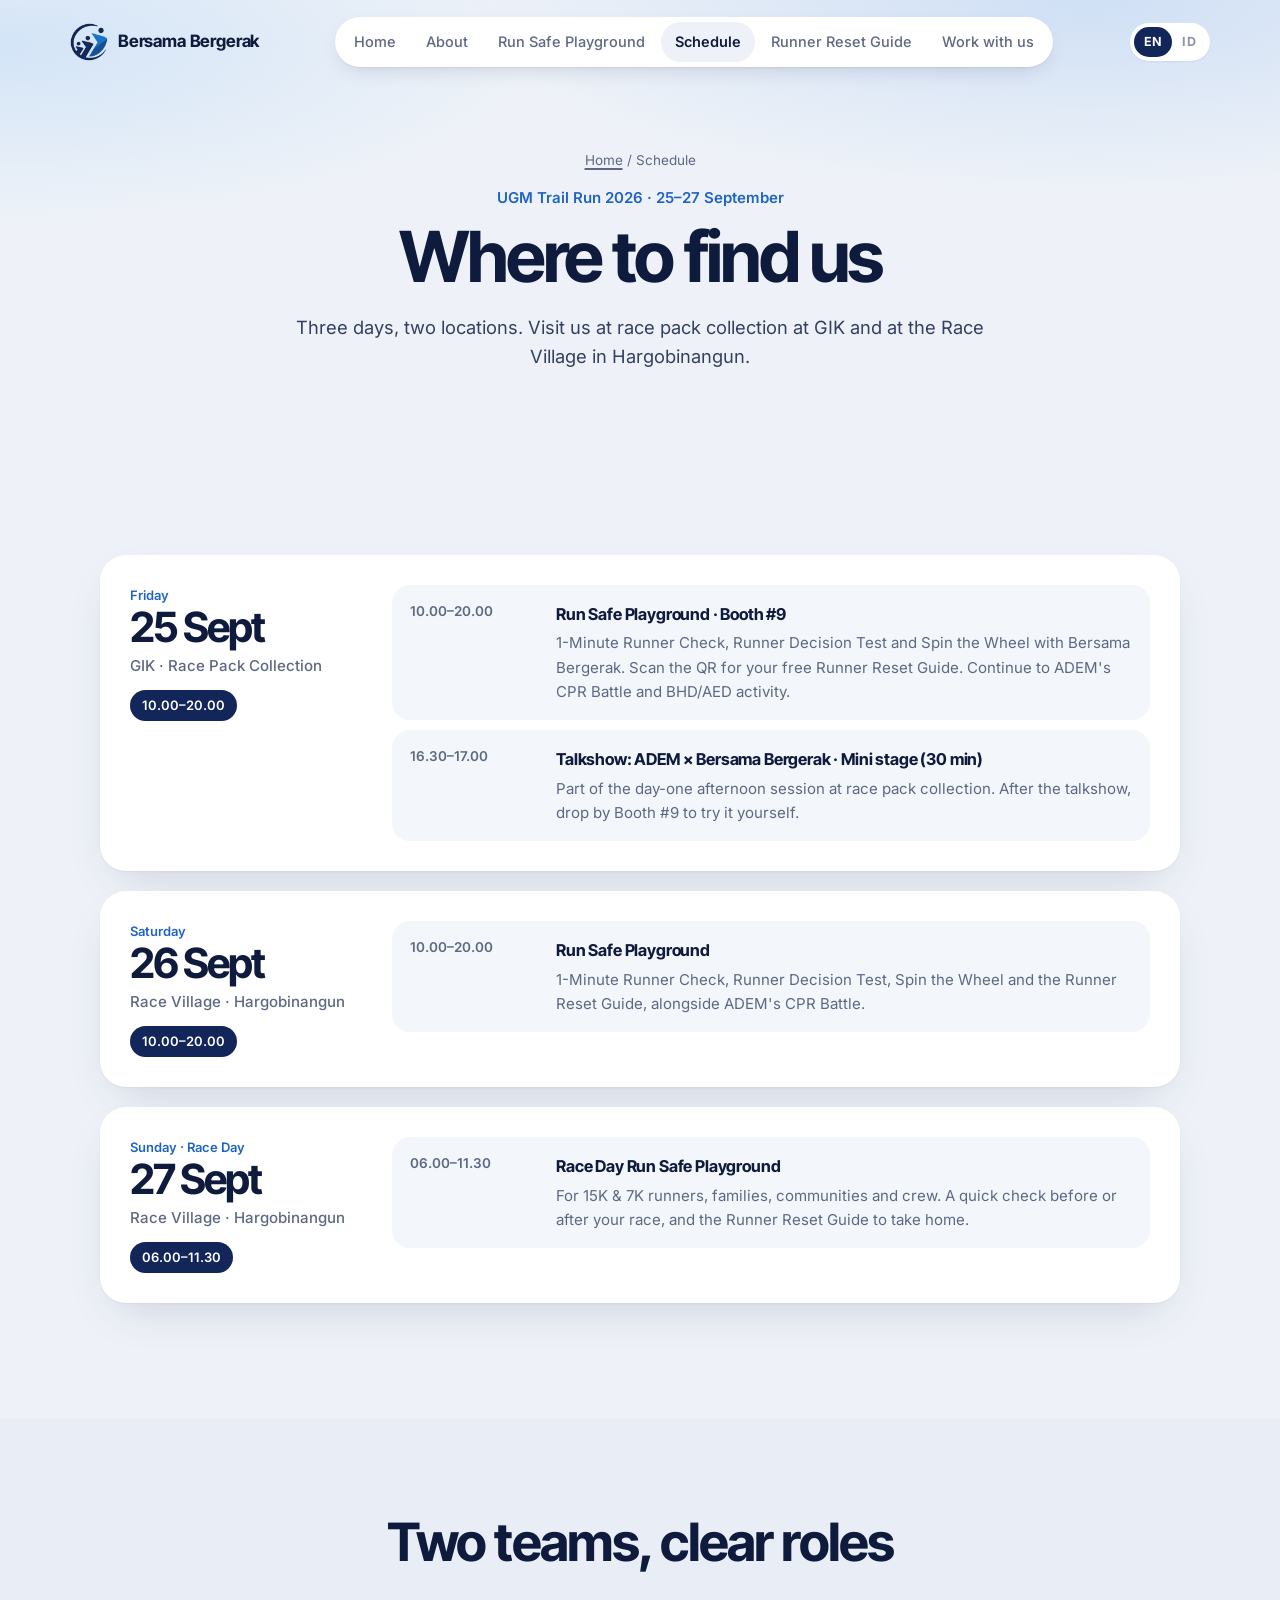
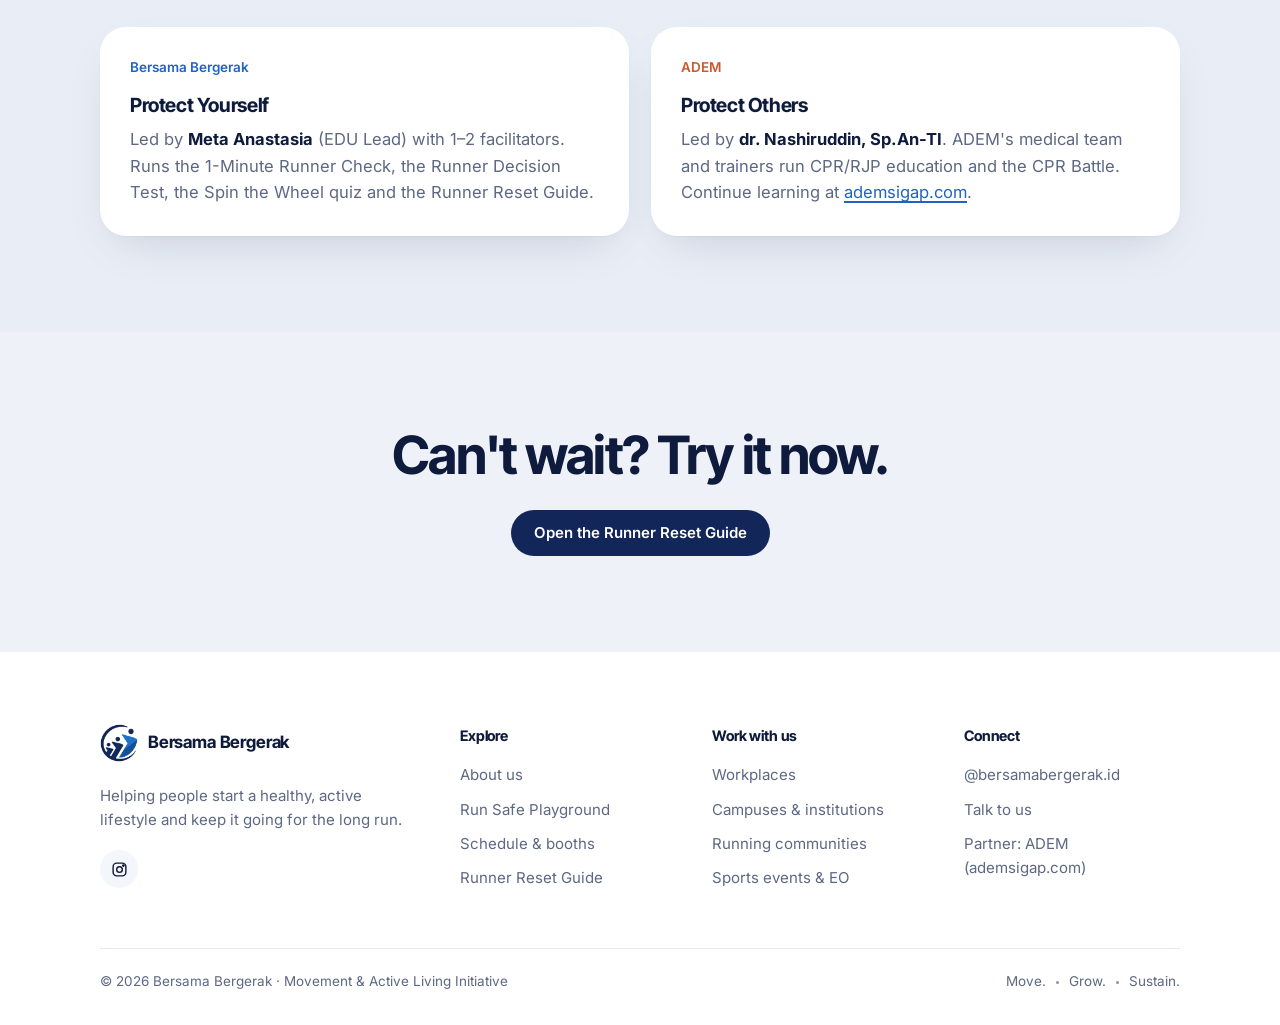
<file: en/schedule.html>
<!doctype html>
<html lang="en">
<head>
  <meta charset="utf-8">
  <meta name="viewport" content="width=device-width, initial-scale=1">
  <title>Schedule & Booths · Bersama Bergerak</title>
  <meta name="description" content="When and where to find the Run Safe Playground by Bersama Bergerak × ADEM at UGM Trail Run 2026, 25–27 September.">
  <link rel="alternate" hreflang="id" href="../schedule.html">
  <link rel="alternate" hreflang="en" href="schedule.html">
  <meta property="og:title" content="Schedule & Booths · Bersama Bergerak">
  <meta property="og:description" content="When and where to find the Run Safe Playground by Bersama Bergerak × ADEM at UGM Trail Run 2026, 25–27 September.">
  <meta property="og:image" content="../assets/img/bersama-bergerak-logo.jpg">
  <meta property="og:locale" content="en_US">
  <meta name="theme-color" content="#eef2f8">
  <link rel="icon" href="../assets/img/logo-mark.png" type="image/png">
  <link rel="preload" href="../assets/fonts/inter-tight-normal-latin-7.woff2" as="font" type="font/woff2" crossorigin>
  <link rel="stylesheet" href="../assets/css/fonts.css">
  <link rel="stylesheet" href="../assets/css/style.css">
</head>
<body>
  <a class="skip-link" href="#main">Skip to content</a>

  <header class="site-header">
    <div class="wrap">
      <a class="brand" href="index.html" aria-label="Bersama Bergerak — home">
        <img src="../assets/img/logo-mark.png" alt="" width="38" height="38">
        <span class="brand-name">Bersama Bergerak</span>
      </a>
      <nav class="nav" id="site-nav" aria-label="Main">
        <a href="index.html">Home</a>
        <a href="about.html">About</a>
        <a href="run-safe-playground.html">Run Safe Playground</a>
        <a href="schedule.html" aria-current="page">Schedule</a>
        <a href="runner-reset-guide.html">Runner Reset Guide</a>
        <a href="work-with-us.html">Work with us</a>
      </nav>
      <div class="header-actions">
        <a class="lang-switch" href="../schedule.html" hreflang="id" lang="id" aria-label="Bahasa Indonesia">
          <span class="on">EN</span><span>ID</span>
        </a>
        <button class="nav-toggle" aria-expanded="false" aria-controls="site-nav" aria-label="Open menu">
          <svg width="20" height="20" viewBox="0 0 24 24" fill="none" stroke="currentColor" stroke-width="2.2" stroke-linecap="round"><path d="M4 7h16M4 12h16M4 17h16"/></svg>
        </button>
      </div>
    </div>
  </header>

  <main id="main">
    <section class="page-hero">
      <div class="wrap">
        <div class="breadcrumb"><a href="index.html">Home</a> / Schedule</div>
        <span class="eyebrow">UGM Trail Run 2026 · 25–27 September</span>
        <h1>Where to find us</h1>
        <p class="lead">Three days, two locations. Visit us at race pack collection at GIK and at the Race Village in Hargobinangun.</p>
      </div>
    </section>

    <section>
      <div class="wrap">

        <div class="day">
          <div class="day-date">
            <div class="dow">Friday</div>
            <div class="num">25 Sept</div>
            <div class="place">GIK · Race Pack Collection</div>
            <div class="hours">10.00–20.00</div>
          </div>
          <div>
            <div class="slot"><time>10.00–20.00</time><div><h4>Run Safe Playground · Booth #9</h4><p>1-Minute Runner Check, Runner Decision Test and Spin the Wheel with Bersama Bergerak. Scan the QR for your free Runner Reset Guide. Continue to ADEM's CPR Battle and BHD/AED activity.</p></div></div>
            <div class="slot"><time>16.30–17.00</time><div><h4>Talkshow: ADEM × Bersama Bergerak · Mini stage (30 min)</h4><p>Part of the day-one afternoon session at race pack collection. After the talkshow, drop by Booth #9 to try it yourself.</p></div></div>
          </div>
        </div>

        <div class="day">
          <div class="day-date">
            <div class="dow">Saturday</div>
            <div class="num">26 Sept</div>
            <div class="place">Race Village · Hargobinangun</div>
            <div class="hours">10.00–20.00</div>
          </div>
          <div>
            <div class="slot"><time>10.00–20.00</time><div><h4>Run Safe Playground</h4><p>1-Minute Runner Check, Runner Decision Test, Spin the Wheel and the Runner Reset Guide, alongside ADEM's CPR Battle.</p></div></div>
          </div>
        </div>

        <div class="day">
          <div class="day-date">
            <div class="dow">Sunday · Race Day</div>
            <div class="num">27 Sept</div>
            <div class="place">Race Village · Hargobinangun</div>
            <div class="hours">06.00–11.30</div>
          </div>
          <div>
            <div class="slot"><time>06.00–11.30</time><div><h4>Race Day Run Safe Playground</h4><p>For 15K &amp; 7K runners, families, communities and crew. A quick check before or after your race, and the Runner Reset Guide to take home.</p></div></div>
          </div>
        </div>

      </div>
    </section>

    <section class="section-sand">
      <div class="wrap">
        <div class="section-head">
          <h2>Two teams, clear roles</h2>
        </div>
        <div class="grid grid-2">
          <div class="card card-accent">
            <span class="tag">Bersama Bergerak</span>
            <h3>Protect Yourself</h3>
            <p>Led by <strong>Meta Anastasia</strong> (EDU Lead) with 1–2 facilitators. Runs the 1-Minute Runner Check, the Runner Decision Test, the Spin the Wheel quiz and the Runner Reset Guide.</p>
          </div>
          <div class="card card-accent-coral">
            <span class="tag tag-coral">ADEM</span>
            <h3>Protect Others</h3>
            <p>Led by <strong>dr. Nashiruddin, Sp.An-TI</strong>. ADEM's medical team and trainers run CPR/RJP education and the CPR Battle. Continue learning at <a href="https://ademsigap.com" target="_blank" rel="noopener">ademsigap.com</a>.</p>
          </div>
        </div>
      </div>
    </section>

    <section class="cta-band">
      <div class="wrap">
        <h2>Can't wait? Try it now.</h2>
        <div class="btn-row" style="justify-content:center">
          <a class="btn" href="runner-reset-guide.html">Open the Runner Reset Guide</a>
        </div>
      </div>
    </section>
  </main>

  <footer class="site-footer">
    <div class="wrap">
      <div class="footer-grid">
        <div>
          <a class="brand" href="index.html" aria-label="Bersama Bergerak — home">
            <img src="../assets/img/logo-mark.png" alt="" width="38" height="38">
            <span class="brand-name">Bersama Bergerak</span>
          </a>
          <p>Helping people start a healthy, active lifestyle and keep it going for the long run.</p>
          <div class="social">
            <a href="https://instagram.com/bersamabergerak.id" aria-label="Instagram @bersamabergerak.id" rel="noopener" target="_blank">
              <svg width="17" height="17" viewBox="0 0 24 24" fill="none" stroke="currentColor" stroke-width="2"><rect x="3" y="3" width="18" height="18" rx="5"/><circle cx="12" cy="12" r="4"/><circle cx="17.5" cy="6.5" r="1" fill="currentColor"/></svg>
            </a>
          </div>
        </div>
        <div>
          <h4>Explore</h4>
          <ul>
            <li><a href="about.html">About us</a></li>
            <li><a href="run-safe-playground.html">Run Safe Playground</a></li>
            <li><a href="schedule.html">Schedule &amp; booths</a></li>
            <li><a href="runner-reset-guide.html">Runner Reset Guide</a></li>
          </ul>
        </div>
        <div>
          <h4>Work with us</h4>
          <ul>
            <li><a href="work-with-us.html#audiences">Workplaces</a></li>
            <li><a href="work-with-us.html#audiences">Campuses &amp; institutions</a></li>
            <li><a href="work-with-us.html#audiences">Running communities</a></li>
            <li><a href="work-with-us.html#audiences">Sports events &amp; EO</a></li>
          </ul>
        </div>
        <div>
          <h4>Connect</h4>
          <ul>
            <li><a href="https://instagram.com/bersamabergerak.id" target="_blank" rel="noopener">@bersamabergerak.id</a></li>
            <li><a href="work-with-us.html#talk">Talk to us</a></li>
            <li><a href="https://ademsigap.com" target="_blank" rel="noopener">Partner: ADEM (ademsigap.com)</a></li>
          </ul>
        </div>
      </div>
      <div class="footer-bottom">
        <span>&copy; <span id="year">2026</span> Bersama Bergerak · Movement &amp; Active Living Initiative</span>
        <span class="dots">Move.<i></i>Grow.<i></i>Sustain.</span>
      </div>
    </div>
  </footer>

  <script src="../assets/js/main.js"></script>
</body>
</html>
</file>
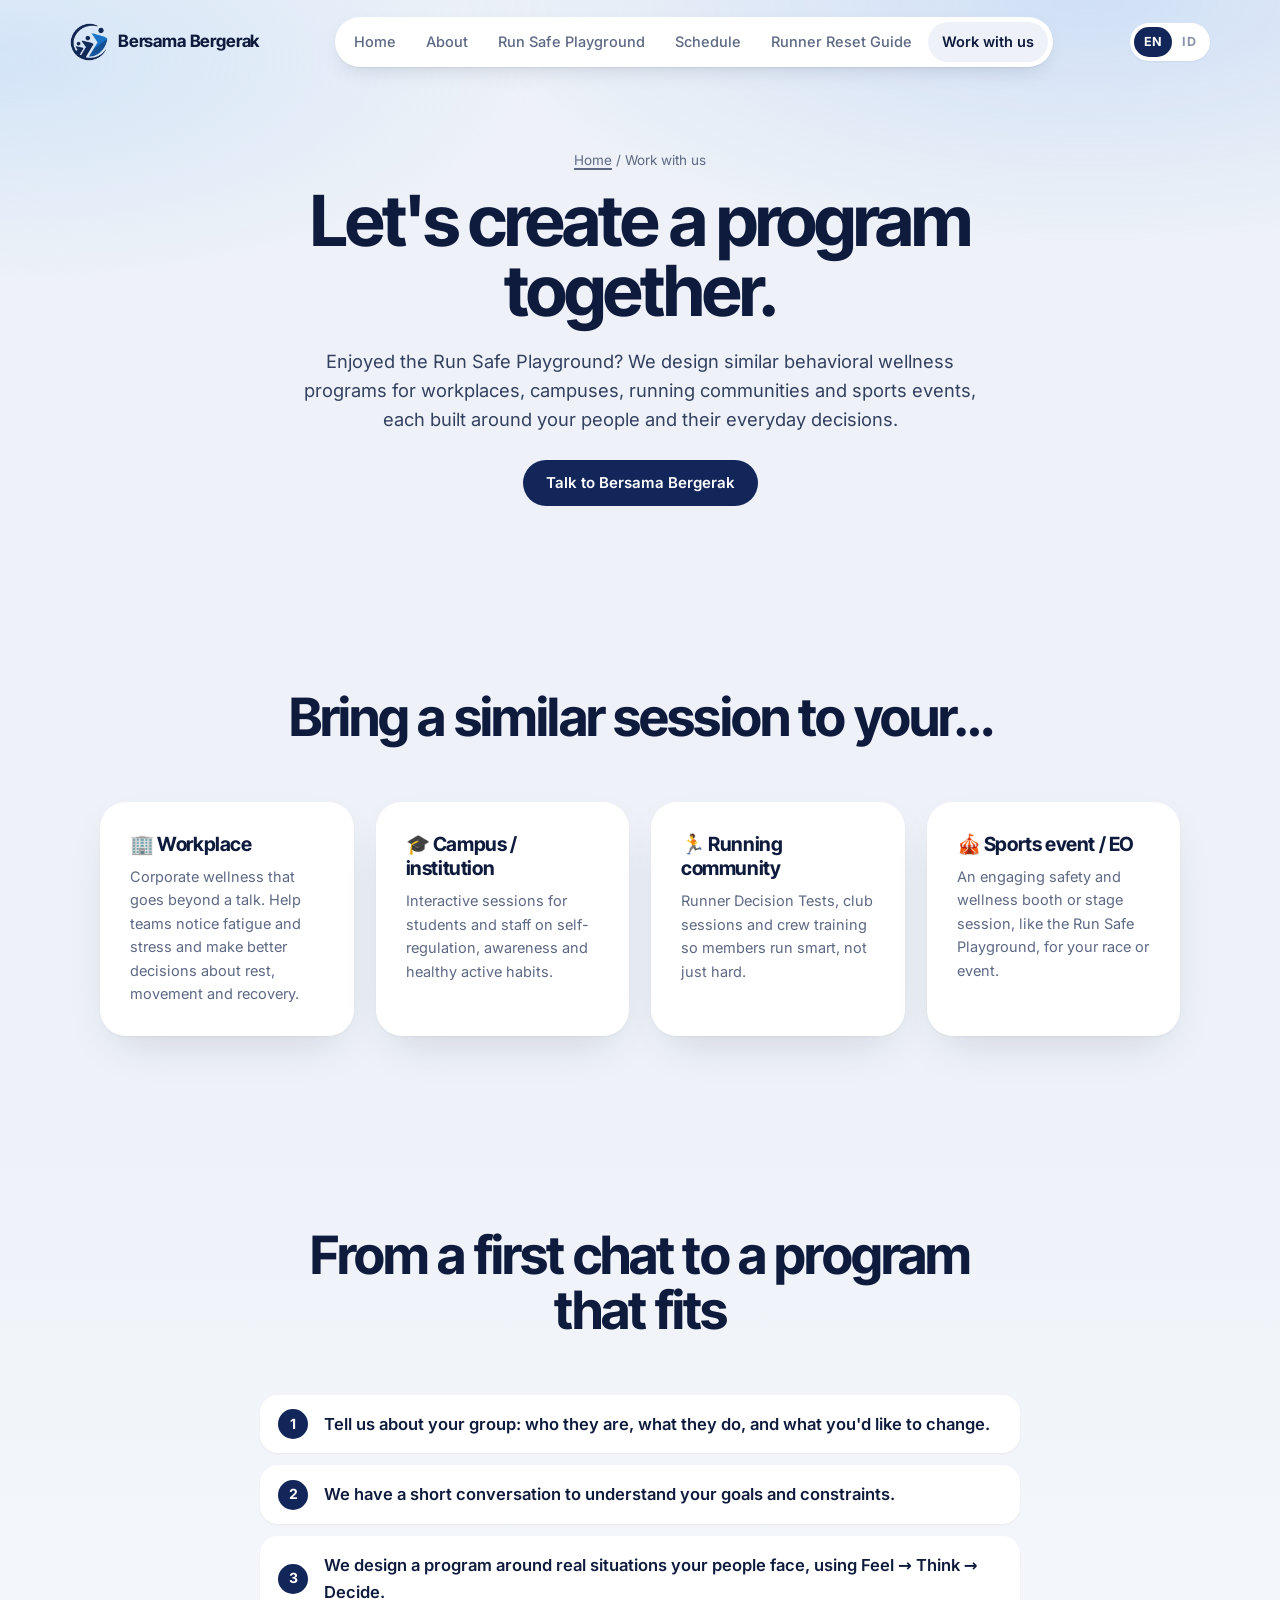
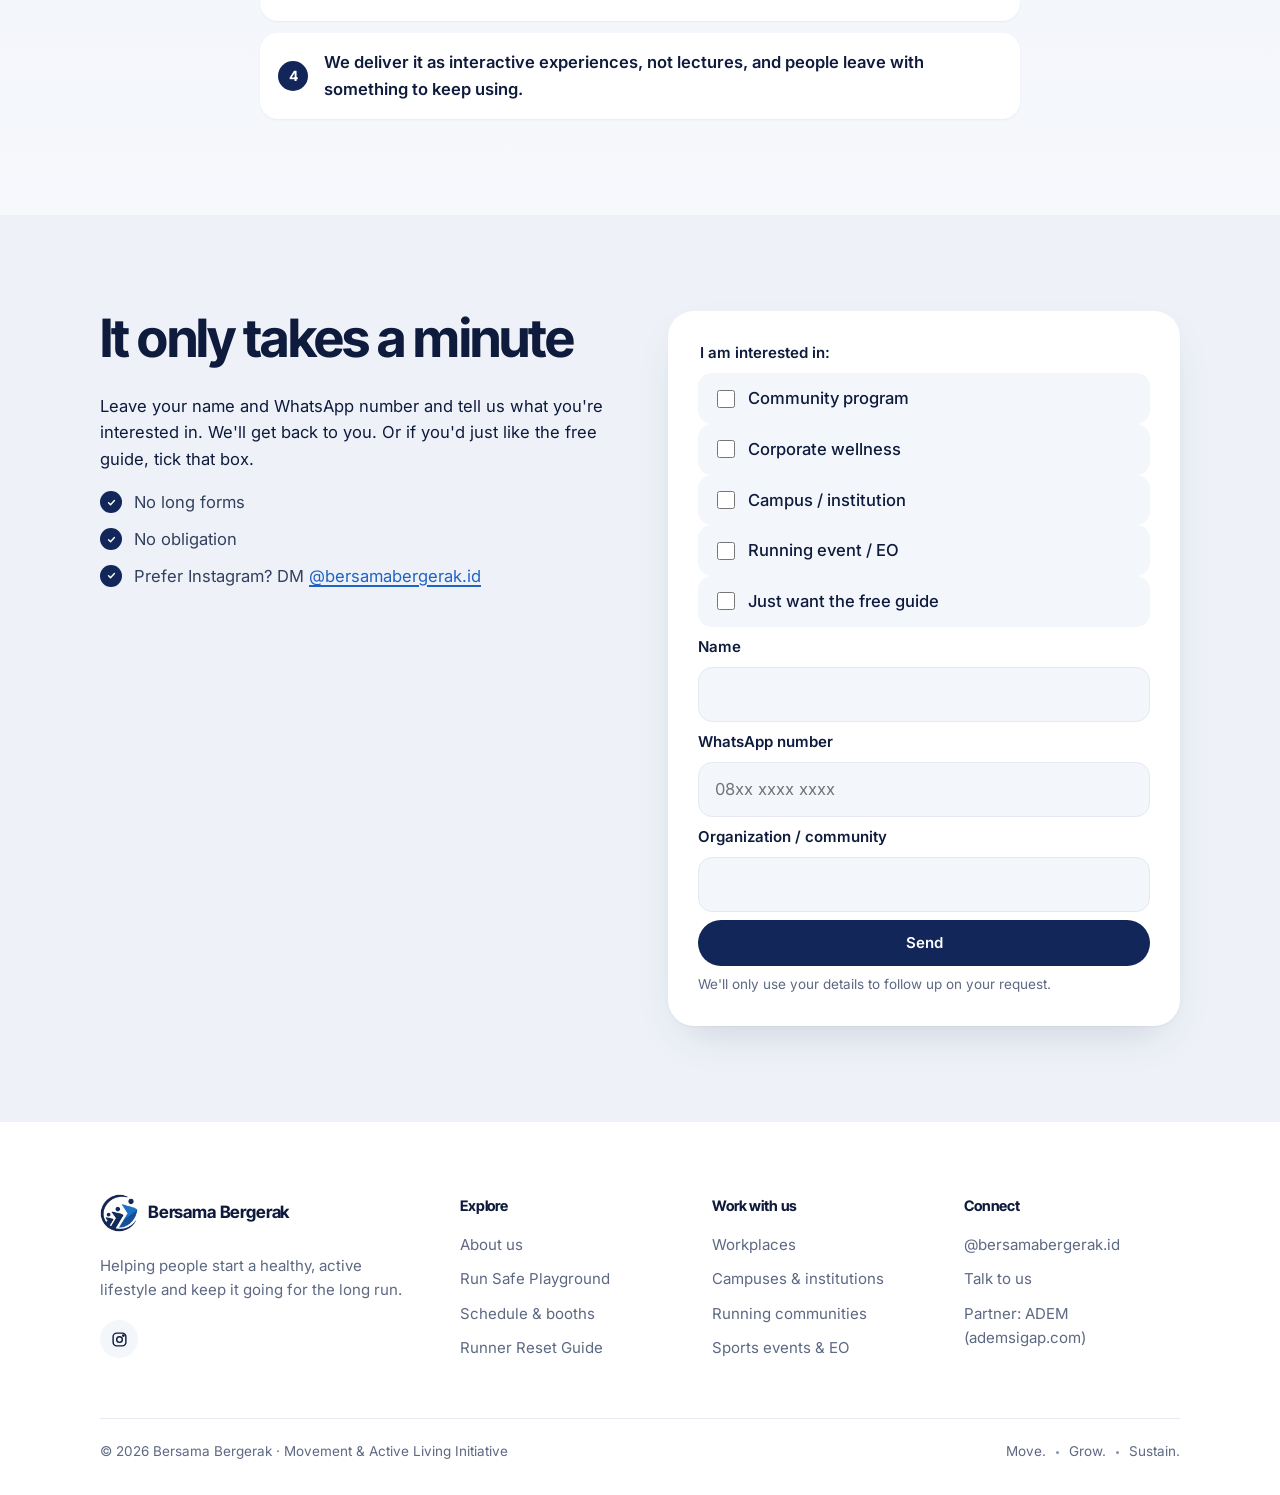
<file: en/work-with-us.html>
<!doctype html>
<html lang="en">
<head>
  <meta charset="utf-8">
  <meta name="viewport" content="width=device-width, initial-scale=1">
  <title>Work With Us · Bersama Bergerak</title>
  <meta name="description" content="Bring a Bersama Bergerak program to your workplace, campus, running community or sports event.">
  <link rel="alternate" hreflang="id" href="../work-with-us.html">
  <link rel="alternate" hreflang="en" href="work-with-us.html">
  <meta property="og:title" content="Work With Us · Bersama Bergerak">
  <meta property="og:description" content="Bring a Bersama Bergerak program to your workplace, campus, running community or sports event.">
  <meta property="og:image" content="../assets/img/bersama-bergerak-logo.jpg">
  <meta property="og:locale" content="en_US">
  <meta name="theme-color" content="#eef2f8">
  <link rel="icon" href="../assets/img/logo-mark.png" type="image/png">
  <link rel="preload" href="../assets/fonts/inter-tight-normal-latin-7.woff2" as="font" type="font/woff2" crossorigin>
  <link rel="stylesheet" href="../assets/css/fonts.css">
  <link rel="stylesheet" href="../assets/css/style.css">
</head>
<body>
  <a class="skip-link" href="#main">Skip to content</a>

  <header class="site-header">
    <div class="wrap">
      <a class="brand" href="index.html" aria-label="Bersama Bergerak — home">
        <img src="../assets/img/logo-mark.png" alt="" width="38" height="38">
        <span class="brand-name">Bersama Bergerak</span>
      </a>
      <nav class="nav" id="site-nav" aria-label="Main">
        <a href="index.html">Home</a>
        <a href="about.html">About</a>
        <a href="run-safe-playground.html">Run Safe Playground</a>
        <a href="schedule.html">Schedule</a>
        <a href="runner-reset-guide.html">Runner Reset Guide</a>
        <a href="work-with-us.html" aria-current="page">Work with us</a>
      </nav>
      <div class="header-actions">
        <a class="lang-switch" href="../work-with-us.html" hreflang="id" lang="id" aria-label="Bahasa Indonesia">
          <span class="on">EN</span><span>ID</span>
        </a>
        <button class="nav-toggle" aria-expanded="false" aria-controls="site-nav" aria-label="Open menu">
          <svg width="20" height="20" viewBox="0 0 24 24" fill="none" stroke="currentColor" stroke-width="2.2" stroke-linecap="round"><path d="M4 7h16M4 12h16M4 17h16"/></svg>
        </button>
      </div>
    </div>
  </header>

  <main id="main">
    <section class="page-hero">
      <div class="wrap">
        <div class="breadcrumb"><a href="index.html">Home</a> / Work with us</div>
        <h1>Let's create a program together.</h1>
        <p class="lead">Enjoyed the Run Safe Playground? We design similar behavioral wellness programs for workplaces, campuses, running communities and sports events, each built around your people and their everyday decisions.</p>
        <div class="btn-row">
          <a class="btn" href="#talk">Talk to Bersama Bergerak</a>
        </div>
      </div>
    </section>

    <section id="audiences">
      <div class="wrap">
        <div class="section-head">
          <h2>Bring a similar session to your…</h2>
        </div>
        <div class="grid grid-4">
          <div class="card card-accent">
            <h3>🏢 Workplace</h3>
            <p class="small">Corporate wellness that goes beyond a talk. Help teams notice fatigue and stress and make better decisions about rest, movement and recovery.</p>
          </div>
          <div class="card card-accent">
            <h3>🎓 Campus / institution</h3>
            <p class="small">Interactive sessions for students and staff on self-regulation, awareness and healthy active habits.</p>
          </div>
          <div class="card card-accent">
            <h3>🏃 Running community</h3>
            <p class="small">Runner Decision Tests, club sessions and crew training so members run smart, not just hard.</p>
          </div>
          <div class="card card-accent">
            <h3>🎪 Sports event / EO</h3>
            <p class="small">An engaging safety and wellness booth or stage session, like the Run Safe Playground, for your race or event.</p>
          </div>
        </div>
      </div>
    </section>

    <section class="section-tint">
      <div class="wrap">
        <div class="section-head">
          <h2>From a first chat to a program that fits</h2>
        </div>
        <ol class="steps maxw mx-auto">
          <li>Tell us about your group: who they are, what they do, and what you'd like to change.</li>
          <li>We have a short conversation to understand your goals and constraints.</li>
          <li>We design a program around real situations your people face, using Feel → Think → Decide.</li>
          <li>We deliver it as interactive experiences, not lectures, and people leave with something to keep using.</li>
        </ol>
      </div>
    </section>

    <section id="talk">
      <div class="wrap split top">
        <div>
          <h2>It only takes a minute</h2>
          <p>Leave your name and WhatsApp number and tell us what you're interested in. We'll get back to you. Or if you'd just like the free guide, tick that box.</p>
          <ul class="check">
            <li>No long forms</li>
            <li>No obligation</li>
            <li>Prefer Instagram? DM <a href="https://instagram.com/bersamabergerak.id" target="_blank" rel="noopener">@bersamabergerak.id</a></li>
          </ul>
        </div>
        <div class="card">
          <form id="lead-form" class="form" data-whatsapp="6289627609295" novalidate>
            <fieldset>
              <legend>I am interested in:</legend>
              <label class="choice"><input type="checkbox" name="interest" value="Community program"> Community program</label>
              <label class="choice"><input type="checkbox" name="interest" value="Corporate wellness"> Corporate wellness</label>
              <label class="choice"><input type="checkbox" name="interest" value="Campus / institution"> Campus / institution</label>
              <label class="choice"><input type="checkbox" name="interest" value="Running event / EO"> Running event / EO</label>
              <label class="choice"><input type="checkbox" name="interest" value="Just the free guide"> Just want the free guide</label>
            </fieldset>
            <div>
              <label class="lbl" for="lf-name">Name</label>
              <input id="lf-name" name="name" type="text" autocomplete="name" required>
            </div>
            <div>
              <label class="lbl" for="lf-wa">WhatsApp number</label>
              <input id="lf-wa" name="whatsapp" type="tel" autocomplete="tel" inputmode="tel" placeholder="08xx xxxx xxxx" required>
            </div>
            <div>
              <label class="lbl" for="lf-org">Organization / community</label>
              <input id="lf-org" name="org" type="text" autocomplete="organization">
            </div>
            <button class="btn" type="submit">Send</button>
            <p class="form-note mb-0">We'll only use your details to follow up on your request.</p>
          </form>
          <div id="lead-success" class="form-success" tabindex="-1" hidden>
            <h3>Terima kasih! Thank you!</h3>
            <p>Here's what you told us. If WhatsApp didn't open, send this to <a href="https://instagram.com/bersamabergerak.id" target="_blank" rel="noopener">@bersamabergerak.id</a> on Instagram and we'll take it from there.</p>
            <pre id="lead-summary" style="white-space:pre-wrap;font-family:inherit;font-size:14.5px;background:#fff;border-radius:10px;padding:14px;margin:0 0 14px"></pre>
            <a class="btn btn-sm" href="runner-reset-guide.html">Open your Runner Reset Guide</a>
          </div>
        </div>
      </div>
    </section>
  </main>

  <footer class="site-footer">
    <div class="wrap">
      <div class="footer-grid">
        <div>
          <a class="brand" href="index.html" aria-label="Bersama Bergerak — home">
            <img src="../assets/img/logo-mark.png" alt="" width="38" height="38">
            <span class="brand-name">Bersama Bergerak</span>
          </a>
          <p>Helping people start a healthy, active lifestyle and keep it going for the long run.</p>
          <div class="social">
            <a href="https://instagram.com/bersamabergerak.id" aria-label="Instagram @bersamabergerak.id" rel="noopener" target="_blank">
              <svg width="17" height="17" viewBox="0 0 24 24" fill="none" stroke="currentColor" stroke-width="2"><rect x="3" y="3" width="18" height="18" rx="5"/><circle cx="12" cy="12" r="4"/><circle cx="17.5" cy="6.5" r="1" fill="currentColor"/></svg>
            </a>
          </div>
        </div>
        <div>
          <h4>Explore</h4>
          <ul>
            <li><a href="about.html">About us</a></li>
            <li><a href="run-safe-playground.html">Run Safe Playground</a></li>
            <li><a href="schedule.html">Schedule &amp; booths</a></li>
            <li><a href="runner-reset-guide.html">Runner Reset Guide</a></li>
          </ul>
        </div>
        <div>
          <h4>Work with us</h4>
          <ul>
            <li><a href="work-with-us.html#audiences">Workplaces</a></li>
            <li><a href="work-with-us.html#audiences">Campuses &amp; institutions</a></li>
            <li><a href="work-with-us.html#audiences">Running communities</a></li>
            <li><a href="work-with-us.html#audiences">Sports events &amp; EO</a></li>
          </ul>
        </div>
        <div>
          <h4>Connect</h4>
          <ul>
            <li><a href="https://instagram.com/bersamabergerak.id" target="_blank" rel="noopener">@bersamabergerak.id</a></li>
            <li><a href="work-with-us.html#talk">Talk to us</a></li>
            <li><a href="https://ademsigap.com" target="_blank" rel="noopener">Partner: ADEM (ademsigap.com)</a></li>
          </ul>
        </div>
      </div>
      <div class="footer-bottom">
        <span>&copy; <span id="year">2026</span> Bersama Bergerak · Movement &amp; Active Living Initiative</span>
        <span class="dots">Move.<i></i>Grow.<i></i>Sustain.</span>
      </div>
    </div>
  </footer>

  <script src="../assets/js/main.js"></script>
</body>
</html>
</file>
<file: assets/css/fonts.css>
/* Self-hosted Google Fonts (SIL Open Font License): Inter, Inter Tight, Instrument Serif */
@font-face { font-family: 'Instrument Serif'; font-style: italic; font-weight: 400; font-display: swap; src: url(../fonts/instrument-serif-italic-latin-ext-0.woff2) format('woff2'); unicode-range: U+0100-02BA, U+02BD-02C5, U+02C7-02CC, U+02CE-02D7, U+02DD-02FF, U+0304, U+0308, U+0329, U+1D00-1DBF, U+1E00-1E9F, U+1EF2-1EFF, U+2020, U+20A0-20AB, U+20AD-20C0, U+2113, U+2C60-2C7F, U+A720-A7FF; }
@font-face { font-family: 'Instrument Serif'; font-style: italic; font-weight: 400; font-display: swap; src: url(../fonts/instrument-serif-italic-latin-1.woff2) format('woff2'); unicode-range: U+0000-00FF, U+0131, U+0152-0153, U+02BB-02BC, U+02C6, U+02DA, U+02DC, U+0304, U+0308, U+0329, U+2000-206F, U+20AC, U+2122, U+2191, U+2193, U+2212, U+2215, U+FEFF, U+FFFD; }
@font-face { font-family: 'Instrument Serif'; font-style: normal; font-weight: 400; font-display: swap; src: url(../fonts/instrument-serif-normal-latin-ext-2.woff2) format('woff2'); unicode-range: U+0100-02BA, U+02BD-02C5, U+02C7-02CC, U+02CE-02D7, U+02DD-02FF, U+0304, U+0308, U+0329, U+1D00-1DBF, U+1E00-1E9F, U+1EF2-1EFF, U+2020, U+20A0-20AB, U+20AD-20C0, U+2113, U+2C60-2C7F, U+A720-A7FF; }
@font-face { font-family: 'Instrument Serif'; font-style: normal; font-weight: 400; font-display: swap; src: url(../fonts/instrument-serif-normal-latin-3.woff2) format('woff2'); unicode-range: U+0000-00FF, U+0131, U+0152-0153, U+02BB-02BC, U+02C6, U+02DA, U+02DC, U+0304, U+0308, U+0329, U+2000-206F, U+20AC, U+2122, U+2191, U+2193, U+2212, U+2215, U+FEFF, U+FFFD; }
@font-face { font-family: 'Inter'; font-style: normal; font-weight: 400; font-display: swap; src: url(../fonts/inter-normal-latin-ext-4.woff2) format('woff2'); unicode-range: U+0100-02BA, U+02BD-02C5, U+02C7-02CC, U+02CE-02D7, U+02DD-02FF, U+0304, U+0308, U+0329, U+1D00-1DBF, U+1E00-1E9F, U+1EF2-1EFF, U+2020, U+20A0-20AB, U+20AD-20C0, U+2113, U+2C60-2C7F, U+A720-A7FF; }
@font-face { font-family: 'Inter'; font-style: normal; font-weight: 400; font-display: swap; src: url(../fonts/inter-normal-latin-5.woff2) format('woff2'); unicode-range: U+0000-00FF, U+0131, U+0152-0153, U+02BB-02BC, U+02C6, U+02DA, U+02DC, U+0304, U+0308, U+0329, U+2000-206F, U+20AC, U+2122, U+2191, U+2193, U+2212, U+2215, U+FEFF, U+FFFD; }
@font-face { font-family: 'Inter'; font-style: normal; font-weight: 500; font-display: swap; src: url(../fonts/inter-normal-latin-ext-4.woff2) format('woff2'); unicode-range: U+0100-02BA, U+02BD-02C5, U+02C7-02CC, U+02CE-02D7, U+02DD-02FF, U+0304, U+0308, U+0329, U+1D00-1DBF, U+1E00-1E9F, U+1EF2-1EFF, U+2020, U+20A0-20AB, U+20AD-20C0, U+2113, U+2C60-2C7F, U+A720-A7FF; }
@font-face { font-family: 'Inter'; font-style: normal; font-weight: 500; font-display: swap; src: url(../fonts/inter-normal-latin-5.woff2) format('woff2'); unicode-range: U+0000-00FF, U+0131, U+0152-0153, U+02BB-02BC, U+02C6, U+02DA, U+02DC, U+0304, U+0308, U+0329, U+2000-206F, U+20AC, U+2122, U+2191, U+2193, U+2212, U+2215, U+FEFF, U+FFFD; }
@font-face { font-family: 'Inter'; font-style: normal; font-weight: 600; font-display: swap; src: url(../fonts/inter-normal-latin-ext-4.woff2) format('woff2'); unicode-range: U+0100-02BA, U+02BD-02C5, U+02C7-02CC, U+02CE-02D7, U+02DD-02FF, U+0304, U+0308, U+0329, U+1D00-1DBF, U+1E00-1E9F, U+1EF2-1EFF, U+2020, U+20A0-20AB, U+20AD-20C0, U+2113, U+2C60-2C7F, U+A720-A7FF; }
@font-face { font-family: 'Inter'; font-style: normal; font-weight: 600; font-display: swap; src: url(../fonts/inter-normal-latin-5.woff2) format('woff2'); unicode-range: U+0000-00FF, U+0131, U+0152-0153, U+02BB-02BC, U+02C6, U+02DA, U+02DC, U+0304, U+0308, U+0329, U+2000-206F, U+20AC, U+2122, U+2191, U+2193, U+2212, U+2215, U+FEFF, U+FFFD; }
@font-face { font-family: 'Inter'; font-style: normal; font-weight: 700; font-display: swap; src: url(../fonts/inter-normal-latin-ext-4.woff2) format('woff2'); unicode-range: U+0100-02BA, U+02BD-02C5, U+02C7-02CC, U+02CE-02D7, U+02DD-02FF, U+0304, U+0308, U+0329, U+1D00-1DBF, U+1E00-1E9F, U+1EF2-1EFF, U+2020, U+20A0-20AB, U+20AD-20C0, U+2113, U+2C60-2C7F, U+A720-A7FF; }
@font-face { font-family: 'Inter'; font-style: normal; font-weight: 700; font-display: swap; src: url(../fonts/inter-normal-latin-5.woff2) format('woff2'); unicode-range: U+0000-00FF, U+0131, U+0152-0153, U+02BB-02BC, U+02C6, U+02DA, U+02DC, U+0304, U+0308, U+0329, U+2000-206F, U+20AC, U+2122, U+2191, U+2193, U+2212, U+2215, U+FEFF, U+FFFD; }
@font-face { font-family: 'Inter Tight'; font-style: normal; font-weight: 500; font-display: swap; src: url(../fonts/inter-tight-normal-latin-ext-6.woff2) format('woff2'); unicode-range: U+0100-02BA, U+02BD-02C5, U+02C7-02CC, U+02CE-02D7, U+02DD-02FF, U+0304, U+0308, U+0329, U+1D00-1DBF, U+1E00-1E9F, U+1EF2-1EFF, U+2020, U+20A0-20AB, U+20AD-20C0, U+2113, U+2C60-2C7F, U+A720-A7FF; }
@font-face { font-family: 'Inter Tight'; font-style: normal; font-weight: 500; font-display: swap; src: url(../fonts/inter-tight-normal-latin-7.woff2) format('woff2'); unicode-range: U+0000-00FF, U+0131, U+0152-0153, U+02BB-02BC, U+02C6, U+02DA, U+02DC, U+0304, U+0308, U+0329, U+2000-206F, U+20AC, U+2122, U+2191, U+2193, U+2212, U+2215, U+FEFF, U+FFFD; }
@font-face { font-family: 'Inter Tight'; font-style: normal; font-weight: 600; font-display: swap; src: url(../fonts/inter-tight-normal-latin-ext-6.woff2) format('woff2'); unicode-range: U+0100-02BA, U+02BD-02C5, U+02C7-02CC, U+02CE-02D7, U+02DD-02FF, U+0304, U+0308, U+0329, U+1D00-1DBF, U+1E00-1E9F, U+1EF2-1EFF, U+2020, U+20A0-20AB, U+20AD-20C0, U+2113, U+2C60-2C7F, U+A720-A7FF; }
@font-face { font-family: 'Inter Tight'; font-style: normal; font-weight: 600; font-display: swap; src: url(../fonts/inter-tight-normal-latin-7.woff2) format('woff2'); unicode-range: U+0000-00FF, U+0131, U+0152-0153, U+02BB-02BC, U+02C6, U+02DA, U+02DC, U+0304, U+0308, U+0329, U+2000-206F, U+20AC, U+2122, U+2191, U+2193, U+2212, U+2215, U+FEFF, U+FFFD; }
@font-face { font-family: 'Inter Tight'; font-style: normal; font-weight: 700; font-display: swap; src: url(../fonts/inter-tight-normal-latin-ext-6.woff2) format('woff2'); unicode-range: U+0100-02BA, U+02BD-02C5, U+02C7-02CC, U+02CE-02D7, U+02DD-02FF, U+0304, U+0308, U+0329, U+1D00-1DBF, U+1E00-1E9F, U+1EF2-1EFF, U+2020, U+20A0-20AB, U+20AD-20C0, U+2113, U+2C60-2C7F, U+A720-A7FF; }
@font-face { font-family: 'Inter Tight'; font-style: normal; font-weight: 700; font-display: swap; src: url(../fonts/inter-tight-normal-latin-7.woff2) format('woff2'); unicode-range: U+0000-00FF, U+0131, U+0152-0153, U+02BB-02BC, U+02C6, U+02DA, U+02DC, U+0304, U+0308, U+0329, U+2000-206F, U+20AC, U+2122, U+2191, U+2193, U+2212, U+2215, U+FEFF, U+FFFD; }
@font-face { font-family: 'Inter Tight'; font-style: normal; font-weight: 800; font-display: swap; src: url(../fonts/inter-tight-normal-latin-ext-6.woff2) format('woff2'); unicode-range: U+0100-02BA, U+02BD-02C5, U+02C7-02CC, U+02CE-02D7, U+02DD-02FF, U+0304, U+0308, U+0329, U+1D00-1DBF, U+1E00-1E9F, U+1EF2-1EFF, U+2020, U+20A0-20AB, U+20AD-20C0, U+2113, U+2C60-2C7F, U+A720-A7FF; }
@font-face { font-family: 'Inter Tight'; font-style: normal; font-weight: 800; font-display: swap; src: url(../fonts/inter-tight-normal-latin-7.woff2) format('woff2'); unicode-range: U+0000-00FF, U+0131, U+0152-0153, U+02BB-02BC, U+02C6, U+02DA, U+02DC, U+0304, U+0308, U+0329, U+2000-206F, U+20AC, U+2122, U+2191, U+2193, U+2212, U+2215, U+FEFF, U+FFFD; }
</file>
<file: assets/css/style.css>
/* ==========================================================
   Bersama Bergerak — site styles
   Layout language inspired by calm, minimal SaaS sites: soft hero,
   floating pill navigation, soft rounded cards, dashboard-style data.
   Colours come from the Bersama Bergerak logo (navy + two blues).
   ========================================================== */

:root {
  /* Brand */
  --navy-900: #0c1a3d;
  --navy-800: #13265a;   /* logo wordmark navy — primary dark */
  --navy-700: #1b3470;
  --blue-600: #1f63c4;   /* logo chevron, shadow side */
  --blue-500: #2f7fe6;   /* logo chevron, light side */
  --blue-300: #8ec2f5;
  --blue-100: #e3eefc;
  --blue-50:  #f2f7fe;

  /* Neutrals */
  --ink:      #0f1b3d;
  --ink-2:    #33405f;
  --ink-soft: #5d6883;
  --ink-mute: #8a93a8;
  --line:     #e4e9f2;
  --bg:       #eef2f8;
  --bg-2:     #f6f8fc;
  --well:     #f3f6fb;
  --paper:    #ffffff;

  /* Data accents */
  --coral:    #f0804f;   /* also marks ADEM / "protect others" */
  --green:    #37b886;

  --r-xl: 32px;
  --r-lg: 26px;
  --r-md: 18px;
  --r-sm: 12px;
  --shadow: 0 1px 2px rgba(15,27,61,.04), 0 18px 48px -18px rgba(15,27,61,.18);
  --shadow-lg: 0 2px 4px rgba(15,27,61,.04), 0 40px 80px -30px rgba(15,27,61,.35);
  --wrap: 1120px;

  --font: "Inter", system-ui, -apple-system, "Segoe UI", Roboto, sans-serif;
  --display: "Inter Tight", "Inter", system-ui, sans-serif;
  --serif: "Instrument Serif", Georgia, serif;
}

*, *::before, *::after { box-sizing: border-box; }
html { scroll-behavior: smooth; }

body {
  margin: 0;
  font-family: var(--font);
  font-size: 16.5px;
  line-height: 1.62;
  color: var(--ink);
  background: var(--bg);
  -webkit-font-smoothing: antialiased;
}

img, svg { max-width: 100%; display: block; }
a { color: var(--blue-600); text-decoration-thickness: 1.5px; text-underline-offset: 3px; }
a:hover { color: var(--blue-500); }

h1, h2, h3, h4 { font-family: var(--display); font-weight: 700; color: var(--ink); margin: 0 0 .5em; }
h1 { font-size: clamp(2.6rem, 6.6vw, 5.4rem); line-height: 1.0; letter-spacing: -0.042em; }
h2 { font-size: clamp(2rem, 4.4vw, 3.3rem); line-height: 1.05; letter-spacing: -0.035em; }
h3 { font-size: 1.22rem; line-height: 1.25; letter-spacing: -0.02em; }
h4 { font-size: 1.02rem; letter-spacing: -0.01em; }
p  { margin: 0 0 1em; }
em.serif, .serif { font-family: var(--serif); font-style: italic; font-weight: 400; letter-spacing: -0.01em; }
h1 .serif, h2 .serif { letter-spacing: -0.02em; }

.wrap { width: 100%; max-width: var(--wrap); margin: 0 auto; padding: 0 20px; }

.skip-link { position: absolute; left: -999px; top: 8px; background: var(--navy-800); color: #fff; padding: 8px 14px; border-radius: 999px; z-index: 100; }
.skip-link:focus { left: 8px; }
:focus-visible { outline: 3px solid var(--blue-500); outline-offset: 3px; border-radius: 8px; }

/* ---------- Header: logo · floating pill nav · actions ---------- */
.site-header {
  position: sticky; top: 0; z-index: 50; margin-bottom: -84px;
  transition: background .25s, box-shadow .25s;
}
.site-header.scrolled { background: rgba(238,242,248,.82); backdrop-filter: saturate(160%) blur(14px); box-shadow: 0 1px 0 rgba(15,27,61,.06); }
.site-header .wrap { display: flex; align-items: center; justify-content: space-between; gap: 16px; min-height: 84px; max-width: 1180px; }

.brand { display: flex; align-items: center; gap: 10px; text-decoration: none; color: var(--ink); }
.brand img { width: 38px; height: 38px; flex: none; }
.brand-name { font-family: var(--display); font-weight: 700; font-size: 17px; letter-spacing: -0.01em; word-spacing: .06em; white-space: nowrap; }

.nav {
  display: flex; align-items: center; gap: 2px; padding: 5px;
  background: #fff; border-radius: 999px; box-shadow: 0 1px 2px rgba(15,27,61,.06), 0 8px 24px -10px rgba(15,27,61,.2);
}
.nav a {
  text-decoration: none; color: var(--ink-soft); font-weight: 500; font-size: 14.5px;
  padding: 8px 14px; border-radius: 999px; white-space: nowrap;
}
.nav a:hover { color: var(--ink); background: var(--well); }
.nav a[aria-current="page"] { color: var(--ink); background: #eef2f8; font-weight: 600; }

.header-actions { display: flex; align-items: center; gap: 10px; }
.lang-switch {
  display: inline-flex; background: #fff; border-radius: 999px; padding: 4px;
  text-decoration: none; font-size: 12.5px; font-weight: 700; letter-spacing: .03em;
  box-shadow: 0 1px 2px rgba(15,27,61,.06);
}
.lang-switch span { padding: 5px 10px; border-radius: 999px; color: var(--ink-mute); }
.lang-switch span.on { background: var(--navy-800); color: #fff; }
.lang-switch:hover span:not(.on) { color: var(--ink); }

.nav-toggle { display: none; background: #fff; border: 0; border-radius: 999px; width: 44px; height: 44px; cursor: pointer; color: var(--ink); box-shadow: 0 1px 2px rgba(15,27,61,.06); }
.nav-toggle svg { margin: auto; }

@media (max-width: 1140px) {
  .nav-toggle { display: grid; }
  .nav {
    display: none; position: absolute; top: 80px; left: 16px; right: 16px;
    flex-direction: column; align-items: stretch; gap: 2px; padding: 10px;
    border-radius: var(--r-lg); box-shadow: var(--shadow-lg);
  }
  .nav.open { display: flex; }
  .nav a { padding: 12px 16px; border-radius: 14px; font-size: 15.5px; }
}
@media (max-width: 420px) {
  .brand-name { font-size: 15px; }
  .brand img { width: 32px; height: 32px; }
  .header-actions { gap: 6px; }
}
@media (max-width: 350px) { .brand-name { display: none; } }

/* ---------- Buttons ---------- */
.btn {
  display: inline-flex; align-items: center; justify-content: center; gap: 9px;
  text-decoration: none; font-family: var(--font); font-weight: 600; font-size: 15px; line-height: 1.2;
  padding: 13px 22px; border-radius: 999px; border: 1px solid transparent; white-space: nowrap;
  background: var(--navy-800); color: #fff; cursor: pointer; transition: background .15s, transform .15s, box-shadow .15s;
}
.btn:hover { background: var(--navy-700); color: #fff; transform: translateY(-1px); }
.btn svg { width: 16px; height: 16px; flex: none; }
.btn-ghost, .btn-light { background: #fff; color: var(--ink); border-color: var(--line); }
.btn-ghost:hover, .btn-light:hover { background: #fff; color: var(--ink); box-shadow: 0 6px 18px -8px rgba(15,27,61,.25); }
.btn-sm { padding: 9px 16px; font-size: 14px; }
.btn-lg { padding: 15px 26px; font-size: 16px; }
.btn-block { width: 100%; }
.btn-link { display: inline-flex; align-items: center; gap: 8px; font-weight: 600; color: var(--ink); text-decoration: none; padding: 13px 8px; }
.btn-link:hover { color: var(--blue-600); }
.btn-link::after { content: "→"; transition: transform .15s; }
.btn-link:hover::after { transform: translateX(3px); }
.btn-row { display: flex; flex-wrap: wrap; align-items: center; gap: 12px; margin-top: 10px; }
.btn-row.center { justify-content: center; }

/* ---------- Sections ---------- */
section { padding: 96px 0; }
.section-tight { padding: 64px 0; }
.section-sand { background: #e9eef6; }
.section-tint { background: linear-gradient(180deg, var(--bg) 0%, var(--bg-2) 100%); }
.section-white { background: #fff; }

/* Navy sections become a rounded panel inside the page */
.section-navy { padding: 28px 14px; }
.section-navy > .wrap {
  max-width: 1180px; background: radial-gradient(120% 90% at 15% 0%, #23407f 0%, var(--navy-800) 45%, var(--navy-900) 100%);
  color: #fff; border-radius: var(--r-xl); padding: 72px clamp(22px, 5vw, 64px);
}
.section-navy h2, .section-navy h3, .section-navy h4 { color: #fff; }
.section-navy p { color: #c3cee8; }
.section-navy a:not(.btn) { color: #a9cdfb; }

.eyebrow { display: block; font-size: 15px; font-weight: 600; color: var(--blue-600); margin-bottom: 12px; }
.section-navy .eyebrow { color: #a9cdfb; }

.section-head { text-align: center; max-width: 760px; margin: 0 auto 56px; }
.section-head p { color: var(--ink-soft); font-size: 1.08rem; max-width: 620px; margin-left: auto; margin-right: auto; }
.section-navy .section-head p { color: #c3cee8; }

.lead { font-size: 1.14rem; color: var(--ink-2); line-height: 1.6; }

/* ---------- Hero (soft light-blue glow, no imagery) ---------- */
.hero, .page-hero {
  background:
    radial-gradient(70% 60% at 85% 0%, rgba(47,127,230,.16) 0%, rgba(47,127,230,0) 70%),
    radial-gradient(60% 55% at 0% 10%, rgba(142,194,245,.28) 0%, rgba(142,194,245,0) 70%),
    var(--bg);
}
.hero { padding: 150px 0 96px; }
.hero .wrap { display: grid; grid-template-columns: 1.08fr .92fr; gap: 56px; align-items: center; }
.hero h1 { font-size: clamp(2.6rem, 5.4vw, 4.6rem); margin-bottom: 22px; }
.hero h1 span { color: var(--blue-600); }
.hero .lead { max-width: 560px; margin-bottom: 28px; }
@media (max-width: 860px) { .hero { padding-top: 124px; } .hero .wrap { grid-template-columns: 1fr; gap: 40px; } }

/* Hero: logo card + one card with three short steps */
.collage { display: grid; gap: 14px; }
.tile-logo { display: grid; place-items: center; background: #fff; border-radius: var(--r-lg); box-shadow: var(--shadow); padding: 36px 40px; }
.tile-logo img { width: 100%; max-width: 420px; }
.trio { display: grid; grid-template-columns: repeat(3, 1fr); background: #fff; border-radius: var(--r-lg); box-shadow: var(--shadow); padding: 22px 0; }
.trio > div { padding: 2px 22px; border-left: 1px solid var(--line); display: flex; flex-direction: column; }
.trio > div:first-child { border-left: 0; }
.trio .num { font-size: 13px; font-weight: 600; color: var(--ink-mute); margin-bottom: 10px; }
.trio strong { font-family: var(--display); font-size: 1.25rem; font-weight: 700; letter-spacing: -0.025em; line-height: 1.2; color: var(--ink); }
.trio span:last-child { font-size: 14.5px; color: var(--ink-soft); margin-top: 2px; }
@media (max-width: 520px) {
  .tile-logo { padding: 24px; }
  .trio { grid-template-columns: 1fr; padding: 6px 0; }
  .trio > div { border-left: 0; border-top: 1px solid var(--line); padding: 14px 20px; display: grid; grid-template-columns: 34px 1fr; column-gap: 8px; }
  .trio > div:first-child { border-top: 0; }
  .trio .num { grid-row: span 2; margin: 3px 0 0; }
}

.page-hero { padding: 150px 0 88px; text-align: center; }
.page-hero h1 { font-size: clamp(2.4rem, 5.6vw, 4.4rem); max-width: 900px; margin: 0 auto 20px; }
.page-hero .lead { max-width: 700px; margin: 0 auto; }
.page-hero .btn-row { justify-content: center; margin-top: 26px; }
.page-hero .notice { max-width: 720px; margin: 26px auto 0; text-align: left; }
.breadcrumb { font-size: 13.5px; color: var(--ink-soft); margin-bottom: 14px; }
.breadcrumb a { color: var(--ink-soft); }

/* ---------- Grids & cards ---------- */
.grid { display: grid; gap: 22px; }
.grid > *, .split > * { min-width: 0; }
.grid-2 { grid-template-columns: repeat(2, 1fr); }
.grid-3 { grid-template-columns: repeat(3, 1fr); }
.grid-4 { grid-template-columns: repeat(4, 1fr); }
@media (max-width: 900px) { .grid-3, .grid-4 { grid-template-columns: repeat(2, 1fr); } }
@media (max-width: 620px) { .grid-2, .grid-3, .grid-4 { grid-template-columns: 1fr; } }

.card { background: #fff; border-radius: var(--r-lg); padding: 30px; box-shadow: var(--shadow); }
.card h3 { margin-bottom: .45em; }
.card p { color: var(--ink-soft); }
.card p:last-child, .card ul:last-child { margin-bottom: 0; }
.card .tag { margin-bottom: 14px; }
.card strong { color: var(--ink); }

/* Icon badge (dark rounded square) */
.ibadge { width: 44px; height: 44px; border-radius: 13px; background: var(--navy-800); color: #fff; display: grid; place-items: center; margin-bottom: 20px; }
.ibadge svg { width: 21px; height: 21px; }
.ibadge.coral { background: var(--coral); }
.ibadge.blue { background: var(--blue-600); }

/* Inner "well" for data rows */
.well { background: var(--well); border-radius: var(--r-md); padding: 14px 16px; }
.well-row { display: flex; align-items: center; justify-content: space-between; gap: 10px; padding: 7px 0; font-size: 14px; color: var(--ink-2); }
.well-row .k { display: flex; align-items: center; gap: 8px; }
.well-row .k svg { width: 15px; height: 15px; color: var(--ink-soft); }
.well-row b { font-weight: 700; color: var(--ink); }
.status { display: inline-flex; align-items: center; gap: 6px; background: #fff; border: 1px solid var(--line); border-radius: 999px; padding: 3px 10px; font-size: 12px; font-weight: 600; color: var(--ink-2); white-space: nowrap; }
.status::before { content: ""; width: 6px; height: 6px; border-radius: 50%; background: var(--green); }
.status.blue::before { background: var(--blue-500); }
.status.coral::before { background: var(--coral); }
.status.plain::before { display: none; }
.meter { flex: 1; height: 6px; border-radius: 999px; background: #e4e9f2; overflow: hidden; margin: 0 6px; }
.meter i { display: block; height: 100%; border-radius: 999px; }

.feature-card { padding: 0; overflow: hidden; display: flex; flex-direction: column-reverse; justify-content: flex-end; }
.feature-card .body { padding: 28px 28px 20px; }
.feature-card .mock { margin: 0 20px 22px; background: var(--well); border-radius: var(--r-md); padding: 14px; display: flex; flex-direction: column; gap: 8px; }
.feature-card h3 { font-size: 1.28rem; }
.feature-card p { font-size: 15.5px; }

.mock-row { display: flex; align-items: center; gap: 10px; background: #fff; border-radius: 12px; padding: 9px 12px; font-size: 13.5px; font-weight: 500; color: var(--ink-2); }
.mock-row .dot { width: 16px; height: 16px; border-radius: 50%; border: 1.5px solid var(--line); flex: none; }
.mock-row .dot.on { border: 5px solid var(--navy-800); }
.mock-row.dark { background: var(--navy-800); color: #fff; }
.mock-pill { align-self: flex-start; background: var(--navy-800); color: #fff; font-size: 12.5px; font-weight: 600; padding: 6px 14px; border-radius: 999px; }

/* Tags: plain small text */
.tag { display: block; font-size: 13.5px; font-weight: 600; color: var(--blue-600); }
.tag-coral { color: #c85a2e; }
.tag-navy, .tag-blue { color: var(--blue-600); }
.card-dark .tag, .section-navy .tag { color: #a9cdfb; }

/* Accent cards keep a small coloured marker instead of a border */
.card-accent, .card-accent-coral { position: relative; }

/* Audience tiles */
.audience { background: #fff; border-radius: var(--r-lg); padding: 22px; box-shadow: var(--shadow); }
.audience .pic { width: 44px; height: 44px; border-radius: 13px; background: var(--navy-800); color: #fff; display: grid; place-items: center; margin-bottom: 16px; }
.audience:nth-child(4n+2) .pic { background: var(--blue-600); }
.audience .pic svg { width: 24px; height: 24px; }
.audience h3 { font-size: 1.05rem; margin: 0; }
.audience p { font-size: 14px; color: var(--ink-soft); margin: 4px 0 0; }
@media (max-width: 620px) { .grid-audience { grid-template-columns: repeat(2, 1fr); gap: 14px; } .audience { padding: 18px; } }

/* Pillars on navy */
.pillar { padding: 4px; }
.pillar .icon { width: 52px; height: 52px; padding: 12px; margin-bottom: 18px; border-radius: 15px; background: rgba(255,255,255,.1); color: #cfe2fb; }
.pillar h3 { font-size: 1.2rem; }
.pillar p { font-size: 15.5px; }

/* Quote */
.quote-band .wrap { display: grid; grid-template-columns: 190px 1fr; gap: 48px; align-items: center; max-width: 980px; }
.quote-band .who { text-align: center; font-size: 14px; font-weight: 700; font-family: var(--display); }
.quote-band .who .badge { width: 110px; height: 110px; border-radius: 50%; margin: 0 auto 14px; background: #fff; display: grid; place-items: center; box-shadow: var(--shadow); }
.quote-band .who .badge img, .quote-band .who .badge svg { width: 72px; height: 72px; }
.quote-band .who span { display: block; font-weight: 500; font-family: var(--font); color: var(--ink-soft); font-size: 13px; }
.quote-band blockquote { margin: 0; font-family: var(--display); font-size: clamp(1.45rem, 2.8vw, 2.1rem); font-weight: 600; line-height: 1.28; letter-spacing: -0.03em; }
@media (max-width: 720px) { .quote-band .wrap { grid-template-columns: 1fr; gap: 24px; } }

/* CTA */
.cta-band { text-align: center; }
.cta-band h2 { max-width: 820px; margin-left: auto; margin-right: auto; }
.cta-band .btn-row { justify-content: center; }

/* Two-layer framework */
.layers { display: grid; grid-template-columns: 1fr 1fr; gap: 16px; }
.layer { padding: 36px 32px; border-radius: var(--r-lg); color: #fff; }
.layer h3 { font-size: 1.7rem; letter-spacing: -0.04em; margin-bottom: 4px; color: #fff; }
.layer .by { font-weight: 600; font-size: 13.5px; opacity: .78; margin-bottom: 18px; }
.layer ul { margin: 0; padding: 0; list-style: none; }
.layer li { padding: 11px 0; border-top: 1px solid rgba(255,255,255,.16); font-weight: 500; }
.layer-you { background: var(--navy-800); }
.layer-others { background: linear-gradient(160deg, var(--blue-500), var(--blue-600)); }
@media (max-width: 720px) { .layers { grid-template-columns: 1fr; } }

/* Feel → Think → Decide */
.ftd { display: grid; grid-template-columns: 1fr auto 1fr auto 1fr; align-items: stretch; gap: 12px; }
.ftd .step { background: #fff; border-radius: var(--r-lg); padding: 26px; box-shadow: var(--shadow); }
.ftd .step b { display: block; font-family: var(--display); font-size: 1.7rem; letter-spacing: -0.04em; color: var(--ink); }
.ftd .step p { margin: 6px 0 0; font-size: 15px; color: var(--ink-soft); }
.ftd .arrow { align-self: center; color: var(--blue-500); font-size: 1.6rem; font-weight: 700; }
.quiz .ftd .step, .card .ftd .step { box-shadow: none; background: var(--well); padding: 18px 20px; }
.quiz .ftd .step b, .card .ftd .step b { font-size: 1.25rem; }
@media (max-width: 720px) { .ftd { grid-template-columns: 1fr; } .ftd .arrow { transform: rotate(90deg); justify-self: center; } }

/* Flow chips */
.flow { display: flex; flex-wrap: wrap; justify-content: center; align-items: center; gap: 8px; }
.flow span { background: #fff; color: var(--ink); border-radius: 999px; padding: 9px 17px; font-weight: 600; font-size: 14px; }
.flow i { font-style: normal; color: var(--blue-300); font-weight: 700; }
.flow.light span { background: var(--well); }
.flow.light i { color: var(--blue-500); }

/* Numbered list (dark circles) */
.steps { counter-reset: s; list-style: none; padding: 0; margin: 0; display: grid; gap: 12px; }
.steps li { counter-increment: s; position: relative; padding: 16px 20px 16px 64px; background: #fff; border-radius: var(--r-md); font-weight: 600; box-shadow: 0 1px 2px rgba(15,27,61,.05); }
.steps li::before {
  content: counter(s); position: absolute; left: 18px; top: 50%; transform: translateY(-50%);
  width: 30px; height: 30px; border-radius: 50%; background: var(--navy-800); color: #fff;
  display: grid; place-items: center; font-weight: 700; font-size: 14px;
}
.steps.lettered li { counter-increment: none; padding-left: 20px; }
.steps.lettered li::before { display: none; }

/* Check lists: dark circle checks; .cross uses muted dashes */
.check { list-style: none; padding: 0; margin: 0 0 1em; }
.check li { position: relative; padding-left: 34px; margin: 10px 0; color: var(--ink-2); }
.check li::before {
  content: ""; position: absolute; left: 0; top: 2px; width: 22px; height: 22px; border-radius: 50%;
  background: var(--navy-800) url("data:image/svg+xml,%3Csvg xmlns='http://www.w3.org/2000/svg' viewBox='0 0 20 20'%3E%3Cpath d='M5.5 10.5l3 3 6-6.5' fill='none' stroke='%23fff' stroke-width='2.2' stroke-linecap='round' stroke-linejoin='round'/%3E%3C/svg%3E") center/13px no-repeat;
}
.check.small li { font-size: 14.5px; }
.check.small li::before { width: 18px; height: 18px; top: 3px; background-size: 11px; }
.cross li { color: var(--ink-mute); }
.cross li::before { background: none; border-radius: 0; height: 2px; width: 12px; top: 12px; left: 4px; background-color: var(--ink-mute); }
.feature-list { list-style: none; padding: 0; margin: 0 0 26px; display: grid; gap: 18px; }
.feature-list li { position: relative; padding-left: 42px; }
.feature-list li::before {
  content: ""; position: absolute; left: 0; top: 1px; width: 28px; height: 28px; border-radius: 50%;
  background: var(--navy-800) url("data:image/svg+xml,%3Csvg xmlns='http://www.w3.org/2000/svg' viewBox='0 0 20 20'%3E%3Cpath d='M5.5 10.5l3 3 6-6.5' fill='none' stroke='%23fff' stroke-width='2.2' stroke-linecap='round' stroke-linejoin='round'/%3E%3C/svg%3E") center/15px no-repeat;
}
.feature-list b { display: block; font-family: var(--display); font-size: 1.08rem; letter-spacing: -0.02em; }
.feature-list span { color: var(--ink-soft); font-size: 15px; }

/* Schedule: each day is a card, slots read like an inbox */
.day { display: grid; grid-template-columns: 230px 1fr; gap: 32px; background: #fff; border-radius: var(--r-lg); padding: 30px; box-shadow: var(--shadow); margin-bottom: 20px; }
.day-date { position: sticky; top: 100px; align-self: start; }
.day-date .dow { font-size: 13px; font-weight: 600; color: var(--blue-600); }
.day-date .num { font-family: var(--display); font-size: 2.6rem; font-weight: 700; letter-spacing: -0.05em; line-height: 1.05; }
.day-date .place { color: var(--ink-soft); font-weight: 500; font-size: 15px; margin-top: 4px; }
.day-date .hours { display: inline-block; margin-top: 12px; background: var(--navy-800); color: #fff; border-radius: 999px; padding: 5px 12px; font-weight: 600; font-size: 13px; }
@media (max-width: 760px) { .day { grid-template-columns: 1fr; gap: 12px; padding: 22px; } .day-date { position: static; } }

.slot { display: grid; grid-template-columns: 130px 1fr; gap: 16px; padding: 16px 18px; background: var(--well); border-radius: var(--r-md); margin-bottom: 10px; }
.slot:last-child { margin-bottom: 0; }
.slot time { font-weight: 600; color: var(--ink-soft); font-size: 13.5px; }
.slot h4 { margin: 0 0 4px; }
.slot p { margin: 0; font-size: 15px; color: var(--ink-soft); }
@media (max-width: 520px) { .slot { grid-template-columns: 1fr; gap: 4px; } }

/* Tables */
.table-wrap { overflow-x: auto; border-radius: var(--r-md); background: #fff; box-shadow: var(--shadow); }
.card .table-wrap { box-shadow: none; border: 1px solid var(--line); }
table { width: 100%; border-collapse: collapse; font-size: 14.5px; min-width: 760px; }
th, td { text-align: left; padding: 13px 16px; border-bottom: 1px solid var(--line); vertical-align: top; }
th { background: var(--well); color: var(--ink-soft); font-weight: 600; font-size: 13px; }
tbody tr:last-child td { border-bottom: 0; }
table.compact { min-width: 0; }

/* KPI tiles */
.kpi { background: #fff; border-radius: var(--r-lg); padding: 24px; box-shadow: var(--shadow); }
.kpi b { display: block; font-family: var(--display); font-size: 2.6rem; font-weight: 700; letter-spacing: -0.05em; line-height: 1.05; }
.kpi span { font-size: 14px; color: var(--ink-soft); }

/* Booth layout diagram */
.booth { display: grid; gap: 8px; background: #fff; border-radius: var(--r-lg); padding: 16px; box-shadow: var(--shadow); }
.booth .front { text-align: center; background: var(--navy-800); color: #fff; border-radius: 14px; padding: 11px; font-weight: 600; font-size: 13.5px; }
.booth .zones { display: grid; grid-template-columns: repeat(3, 1fr); gap: 8px; }
.booth .zone { background: var(--well); border-radius: 14px; padding: 16px 10px; text-align: center; font-size: 14px; font-weight: 600; }
.booth .zone small { display: block; font-weight: 500; color: var(--ink-soft); font-size: 12px; margin-top: 4px; }
.booth .zone.adem { background: #fdefe8; }
.booth .back { text-align: center; background: var(--blue-100); color: var(--navy-800); border-radius: 14px; padding: 11px; font-weight: 600; font-size: 13.5px; }
@media (max-width: 480px) { .booth .zones { grid-template-columns: 1fr; } }

/* ---------- Interactive quiz ---------- */
.quiz { background: #fff; border-radius: var(--r-xl); padding: 34px; box-shadow: var(--shadow); max-width: 780px; margin: 0 auto; }
.quiz .scenario { background: var(--navy-800); color: #fff; border-radius: var(--r-md); padding: 22px 24px; margin-bottom: 22px; font-weight: 500; line-height: 1.65; }
.quiz .scenario em { color: #a9cdfb; font-style: normal; font-weight: 600; }
.quiz .q { font-family: var(--display); font-size: 1.5rem; font-weight: 700; letter-spacing: -0.035em; margin-bottom: 16px; }
.options { display: grid; grid-template-columns: 1fr 1fr; gap: 10px; }
@media (max-width: 560px) { .options { grid-template-columns: 1fr; } .quiz { padding: 22px; } }
.options button {
  font: inherit; font-weight: 600; text-align: left; cursor: pointer;
  background: var(--well); color: var(--ink); border: 1px solid transparent; border-radius: 16px;
  padding: 13px 14px; display: flex; gap: 12px; align-items: center; transition: background .15s, border-color .15s;
}
.options button:hover { background: #fff; border-color: var(--line); box-shadow: 0 4px 14px -8px rgba(15,27,61,.3); }
.options button[aria-pressed="true"] { background: var(--navy-800); color: #fff; }
.options button .letter { flex: none; width: 30px; height: 30px; border-radius: 50%; background: #fff; color: var(--ink); display: grid; place-items: center; font-size: 13px; font-weight: 700; box-shadow: 0 1px 2px rgba(15,27,61,.08); }
.result { margin-top: 20px; background: var(--well); border-radius: var(--r-md); padding: 20px 22px; }
.result[hidden] { display: none; }
.result h4 { margin: 0 0 6px; font-size: 1.15rem; }
.result p { margin: 0 0 10px; color: var(--ink-2); }
.result p:last-child { margin: 0; }

/* ---------- Forms ---------- */
.form { display: grid; gap: 18px; }
.form fieldset { border: 0; padding: 0; margin: 0; }
.form legend, .form label.lbl { font-weight: 600; margin-bottom: 8px; display: block; font-size: 15px; }
.form input[type=text], .form input[type=tel], .form input[type=email] {
  width: 100%; font: inherit; padding: 13px 16px; border: 1px solid var(--line); border-radius: 14px; color: var(--ink); background: var(--well);
}
.form input:focus { border-color: var(--blue-500); background: #fff; outline: none; box-shadow: 0 0 0 4px var(--blue-100); }
.choice { display: flex; align-items: center; gap: 10px; padding: 11px 14px; background: var(--well); border-radius: 14px; margin-bottom: 8px; cursor: pointer; font-weight: 500; border: 1px solid transparent; }
.choice:hover { border-color: var(--line); background: #fff; }
.choice input { width: 18px; height: 18px; accent-color: var(--navy-800); }
.form-note { font-size: 13.5px; color: var(--ink-mute); }
.form-success { background: var(--well); border-radius: var(--r-md); padding: 22px; }
.form-success[hidden] { display: none; }

.notice { background: #fff8e8; border-radius: var(--r-md); padding: 14px 18px; font-size: 14.5px; color: #6b5412; }

.split { display: grid; grid-template-columns: 1fr 1fr; gap: 56px; align-items: center; }
.split.top { align-items: start; }
@media (max-width: 860px) { .split { grid-template-columns: 1fr; gap: 32px; } }

/* Dark cards on navy */
.card-dark { background: rgba(255,255,255,.07); box-shadow: none; color: #fff; }
.card-dark h3 { color: #fff; }
.card-dark p { color: #c3cee8; }
.card-punch { color: #fff !important; font-weight: 600; margin: 0; font-family: var(--display); font-size: 1.1rem; letter-spacing: -0.02em; }

/* ---------- Footer (light) ---------- */
.site-footer { background: #fff; color: var(--ink-soft); padding: 72px 0 32px; font-size: 15px; }
.site-footer a { color: var(--ink-soft); text-decoration: none; }
.site-footer a:hover { color: var(--ink); }
.footer-grid { display: grid; grid-template-columns: 1.5fr 1fr 1fr 1fr; gap: 36px; }
@media (max-width: 860px) { .footer-grid { grid-template-columns: 1fr 1fr; } }
@media (max-width: 520px) { .footer-grid { grid-template-columns: 1fr; } }
.site-footer h4 { color: var(--ink); font-size: 14.5px; margin-bottom: 16px; }
.site-footer ul { list-style: none; padding: 0; margin: 0; }
.site-footer li { margin: 10px 0; }
.site-footer .brand { margin-bottom: 22px; }
.site-footer .brand-name { color: var(--ink); }
.site-footer p { max-width: 320px; }
.footer-bottom { border-top: 1px solid var(--line); margin-top: 48px; padding-top: 22px; display: flex; flex-wrap: wrap; justify-content: space-between; gap: 12px; font-size: 13.5px; }
.footer-bottom .dots { display: flex; gap: 10px; align-items: center; }
.footer-bottom .dots i { width: 3px; height: 3px; border-radius: 50%; background: var(--ink-mute); }
.social { display: flex; gap: 10px; margin-top: 18px; }
.social a { width: 38px; height: 38px; border-radius: 50%; background: var(--well); display: grid; place-items: center; color: var(--ink); }
.social a:hover { background: var(--navy-800); color: #fff; }

/* Utilities */
.center { text-align: center; }
.mt-0 { margin-top: 0; } .mt-1 { margin-top: 12px; } .mt-2 { margin-top: 24px; } .mt-3 { margin-top: 40px; }
.mb-0 { margin-bottom: 0; }
.muted { color: var(--ink-soft); }
.small { font-size: 14.5px; }
.maxw { max-width: 760px; }
.mx-auto { margin-left: auto; margin-right: auto; }

/* ---------- Runner Reset Guide ---------- */
.rr-sub { font-family: var(--display); font-size: clamp(1.3rem, 2.6vw, 1.8rem); font-weight: 600; letter-spacing: -0.03em; color: var(--blue-600); margin: -6px 0 14px; }
.rr-toc { display: grid; grid-template-columns: repeat(2, 1fr); gap: 2px 28px; max-width: 760px; margin: 44px auto 0; text-align: left; background: #fff; border-radius: var(--r-lg); padding: 18px 26px; box-shadow: var(--shadow); }
.rr-toc a { display: flex; gap: 12px; align-items: baseline; padding: 9px 0; color: var(--ink-2); text-decoration: none; font-weight: 500; border-bottom: 1px solid var(--line); font-size: 15px; }
.rr-toc a:hover { color: var(--blue-600); }
.rr-toc a span { font-family: var(--display); font-weight: 700; color: var(--ink-mute); font-size: 13.5px; min-width: 20px; }
@media (max-width: 620px) { .rr-toc { grid-template-columns: 1fr; padding: 10px 20px; } }

.rr-sec { padding: 88px 0; scroll-margin-top: 70px; }
.rr-head { display: grid; grid-template-columns: auto 1fr; gap: 22px; align-items: start; margin-bottom: 36px; max-width: 820px; }
.rr-num { font-family: var(--display); font-weight: 800; font-size: clamp(2.8rem, 6vw, 4rem); line-height: .9; letter-spacing: -0.05em; color: var(--blue-600); }
.rr-head h2 { margin-bottom: 8px; }
.rr-kicker { font-family: var(--display); font-weight: 600; font-size: 1.2rem; letter-spacing: -0.02em; color: var(--ink-2); margin: 0; }
.rr-quote { font-family: var(--display); font-weight: 600; font-size: 1.25rem; letter-spacing: -0.02em; color: var(--ink); max-width: 720px; }
.rr-quote.center { margin-left: auto; margin-right: auto; }
.rr-callout { background: #fff8e8; border-radius: var(--r-md); padding: 22px 24px; margin-top: 12px; }
.rr-callout h3 { font-size: 1rem; color: #8a6210; margin-bottom: 6px; }
.rr-callout .rr-quote { margin: 0 0 8px; }
.rr-callout p:last-child { margin: 0; color: var(--ink-2); }
.rr-tip { display: flex; gap: 16px; align-items: flex-start; }
.rr-tip .ibadge { margin: 0; flex: none; }
.rr-tip p { margin: 0; color: var(--ink-2); font-weight: 500; }
@media (max-width: 520px) { .rr-head { grid-template-columns: 1fr; gap: 6px; } .rr-sec { padding: 64px 0; } }

/* Green / yellow / red signal cards */
.signal { --c: var(--green); --bg: #e8f7f0; background: #fff; border-radius: var(--r-lg); box-shadow: var(--shadow); overflow: hidden; border-top: 5px solid var(--c); display: flex; flex-direction: column; }
.signal.yellow { --c: #d99a12; --bg: #fdf4de; }
.signal.red { --c: #d9463e; --bg: #fdecea; }
.signal-top { padding: 24px 26px 6px; }
.signal-top h3 { color: var(--c); font-size: 1.5rem; letter-spacing: -0.03em; margin-bottom: 2px; }
.signal-top p { margin: 0; font-weight: 600; color: var(--ink); }
.signal ul { margin: 10px 0 20px; padding: 0 26px 0 46px; color: var(--ink-2); flex: 1; }
.signal li { margin: 7px 0; }
.signal-act { background: var(--bg); color: var(--c); font-family: var(--display); font-weight: 700; font-size: 1.1rem; letter-spacing: -0.02em; padding: 14px 26px; }
.signal.yellow .signal-act { color: #9a6a05; }

/* 30-second reset */
.reset-grid { display: grid; grid-template-columns: 1fr 1fr 2fr 1fr; gap: 16px; }
.reset-step { background: #fff; border-radius: var(--r-lg); box-shadow: var(--shadow); padding: 24px; }
.reset-top { display: flex; justify-content: space-between; align-items: center; margin-bottom: 16px; }
.reset-top .ibadge { margin: 0; }
.reset-n { font-family: var(--display); font-weight: 700; font-size: 1.6rem; color: var(--line); }
.reset-step h3 { font-size: 1.3rem; margin-bottom: 4px; }
.reset-step p { color: var(--ink-soft); margin: 0; font-size: 15px; }
.mini-grid { display: grid; grid-template-columns: 1fr 1fr; gap: 8px; margin-top: 14px; }
.mini { background: var(--well); border-radius: 14px; padding: 12px 14px; font-size: 13.5px; color: var(--ink-soft); display: flex; flex-direction: column; gap: 3px; }
.mini .k { display: flex; align-items: center; gap: 7px; font-weight: 700; color: var(--ink); font-size: 14px; }
.mini svg { width: 16px; height: 16px; color: var(--blue-600); }
@media (max-width: 1000px) { .reset-grid { grid-template-columns: 1fr 1fr; } .reset-step.wide { grid-column: 1 / -1; } }
@media (max-width: 560px) { .reset-grid { grid-template-columns: 1fr; } .mini-grid { grid-template-columns: 1fr; } }

/* Decision tree */
.tree { display: flex; flex-direction: column; align-items: center; padding: 34px 20px; max-width: 900px; margin: 0 auto; }
.node { background: var(--well); border-radius: 16px; padding: 14px 20px; font-weight: 600; text-align: center; max-width: 340px; }
.node.q { background: var(--navy-800); color: #fff; }
.node.ok { background: #e8f7f0; color: #17744f; }
.node.warn { background: #fdf4de; color: #8a6210; }
.node.danger { background: #fdecea; color: #b6352e; font-family: var(--display); font-weight: 700; }
.tree-line { width: 2px; height: 22px; background: var(--line); }
.branches { display: grid; grid-template-columns: 1fr 1fr; gap: 18px; width: 100%; margin-top: 22px; position: relative; }
.branches::before { content: ""; position: absolute; top: -12px; left: 25%; right: 25%; height: 2px; background: var(--line); }
.branch { display: flex; flex-direction: column; align-items: center; gap: 10px; position: relative; }
.branch::before { content: ""; position: absolute; top: -12px; left: 50%; width: 2px; height: 12px; background: var(--line); }
.yn { font-size: 13px; font-weight: 700; }
.yn.yes { color: #17744f; }
.yn.no { color: #b6352e; }
@media (max-width: 520px) { .tree { padding: 24px 12px; } .node { padding: 12px 12px; font-size: 14px; } .branches { gap: 10px; } }

/* Factor tiles */
.factors { display: grid; grid-template-columns: repeat(3, 1fr); gap: 14px; }
.factor { background: #fff; border-radius: var(--r-md); box-shadow: var(--shadow); padding: 18px 20px; display: flex; align-items: center; gap: 14px; }
.factor .ibadge { margin: 0; flex: none; width: 42px; height: 42px; }
.factor strong { font-family: var(--display); font-size: 1.05rem; letter-spacing: -0.015em; }
.factor.red .ibadge { background: #d9463e; }
@media (max-width: 760px) { .factors { grid-template-columns: 1fr 1fr; } }
@media (max-width: 420px) { .factors { grid-template-columns: 1fr; } }
.rr-strip { margin-top: 18px; background: var(--navy-800); color: #fff; border-radius: var(--r-md); padding: 18px 24px; font-family: var(--display); font-weight: 700; font-size: 1.2rem; letter-spacing: -0.02em; }
.rr-strip.red { background: #d9463e; text-align: center; }

/* Signal log */
.form textarea { width: 100%; font: inherit; padding: 12px 16px; border: 1px solid var(--line); border-radius: 14px; color: var(--ink); background: var(--well); resize: vertical; }
.form textarea:focus { border-color: var(--blue-500); background: #fff; outline: none; box-shadow: 0 0 0 4px var(--blue-100); }
.form span.lbl { font-weight: 600; margin-bottom: 8px; display: block; font-size: 15px; }
.form .lbl.small { font-size: 13px; color: var(--ink-soft); }
.log-row { display: grid; grid-template-columns: 1fr 1fr; gap: 18px; }
.log-row.tight { gap: 10px; }
.log-acts { display: grid; grid-template-columns: 1fr 1fr; gap: 0 8px; }
.log-acts .choice { margin-bottom: 6px; padding: 8px 12px; font-size: 14.5px; }
@media (max-width: 620px) { .log-row { grid-template-columns: 1fr; } .log-row.tight { grid-template-columns: 1fr 1fr; } }

@media print {
  body.printing-log * { visibility: hidden; }
  body.printing-log #signal-log, body.printing-log #signal-log * { visibility: visible; }
  body.printing-log #signal-log { position: absolute; left: 0; top: 0; width: 100%; box-shadow: none; }
  body.printing-log [data-print-log] { display: none; }
}
.card > .form { gap: 8px; }
.card > .form .choice { margin: 0; }
.choice input { flex: none; }
.reset-grid { align-items: start; }
.branches::after { content: ""; position: absolute; top: -22px; left: 50%; width: 2px; height: 10px; background: var(--line); }
.rr-verify { display: inline-flex; align-items: center; gap: 8px; margin: 4px auto 22px; font-size: 14.5px; color: var(--ink-2); }
.rr-verify svg { width: 20px; height: 20px; color: #17744f; flex: none; }

/* Home: interactive example cards */
button.mock-row { width: 100%; border: 1px solid transparent; font: inherit; font-size: 13.5px; font-weight: 500; text-align: left; cursor: pointer; transition: border-color .15s, box-shadow .15s; }
button.mock-row:hover { border-color: var(--line); box-shadow: 0 4px 12px -8px rgba(15,27,61,.35); }
button.mock-row[aria-pressed="true"] { border-color: var(--navy-800); color: var(--ink); font-weight: 600; }
button.mock-row[aria-pressed="true"] .dot { border: 5px solid var(--navy-800); }
a.mock-row.link { justify-content: space-between; text-decoration: none; color: var(--ink-2); border: 1px solid transparent; }
a.mock-row.link:hover { border-color: var(--line); color: var(--blue-600); }
a.mock-pill { text-decoration: none; }
a.mock-pill:hover { background: var(--navy-700); color: #fff; }
.mini-result { margin: 4px 0 0; padding: 14px 16px; background: #fff; border-radius: 12px; font-size: 14px; }
.mini-result p { margin: 0 0 8px; color: var(--ink-2); }
.mini-result a { font-weight: 600; font-size: 13.5px; text-decoration: none; }

/* Single-column option list (Run Safe Playground scenario) */
.options.one { grid-template-columns: 1fr; }
.choice-list .mini-result { margin-top: 12px; background: #fff; box-shadow: var(--shadow); padding: 16px 18px; }

/* Two-option check items (Runner Reset Guide 01 & 09) */
.check-tool { display: grid; gap: 8px; }
.toggle-row { display: flex; align-items: center; justify-content: space-between; gap: 14px; background: var(--well); border-radius: 14px; padding: 10px 12px 10px 16px; }
.toggle-q { font-weight: 500; font-size: 15px; color: var(--ink-2); }
.seg2 { display: inline-flex; flex: none; background: #fff; border-radius: 999px; padding: 3px; box-shadow: 0 1px 2px rgba(15,27,61,.08); }
.seg2 button { font: inherit; font-size: 13.5px; font-weight: 600; border: 0; background: none; color: var(--ink-soft); padding: 6px 14px; border-radius: 999px; cursor: pointer; white-space: nowrap; }
.seg2 button:hover { color: var(--ink); }
.seg2 button[data-v="ok"][aria-pressed="true"] { background: var(--navy-800); color: #fff; }
.seg2 button[data-v="flag"][aria-pressed="true"] { background: #d99a12; color: #fff; }
.check-hint { margin: 4px 2px 0; font-size: 13.5px; color: var(--ink-mute); }
.check-tool .result { margin-top: 6px; }
.check-flag { background: #fdf4de !important; }
.check-flag ul { margin: 0 0 10px; padding-left: 20px; color: var(--ink-2); }
.check-ok { background: #e8f7f0 !important; }
.check-tool .result a { font-weight: 600; text-decoration: none; }
@media (max-width: 520px) { .toggle-row { flex-direction: column; align-items: flex-start; gap: 8px; } }
</file>
